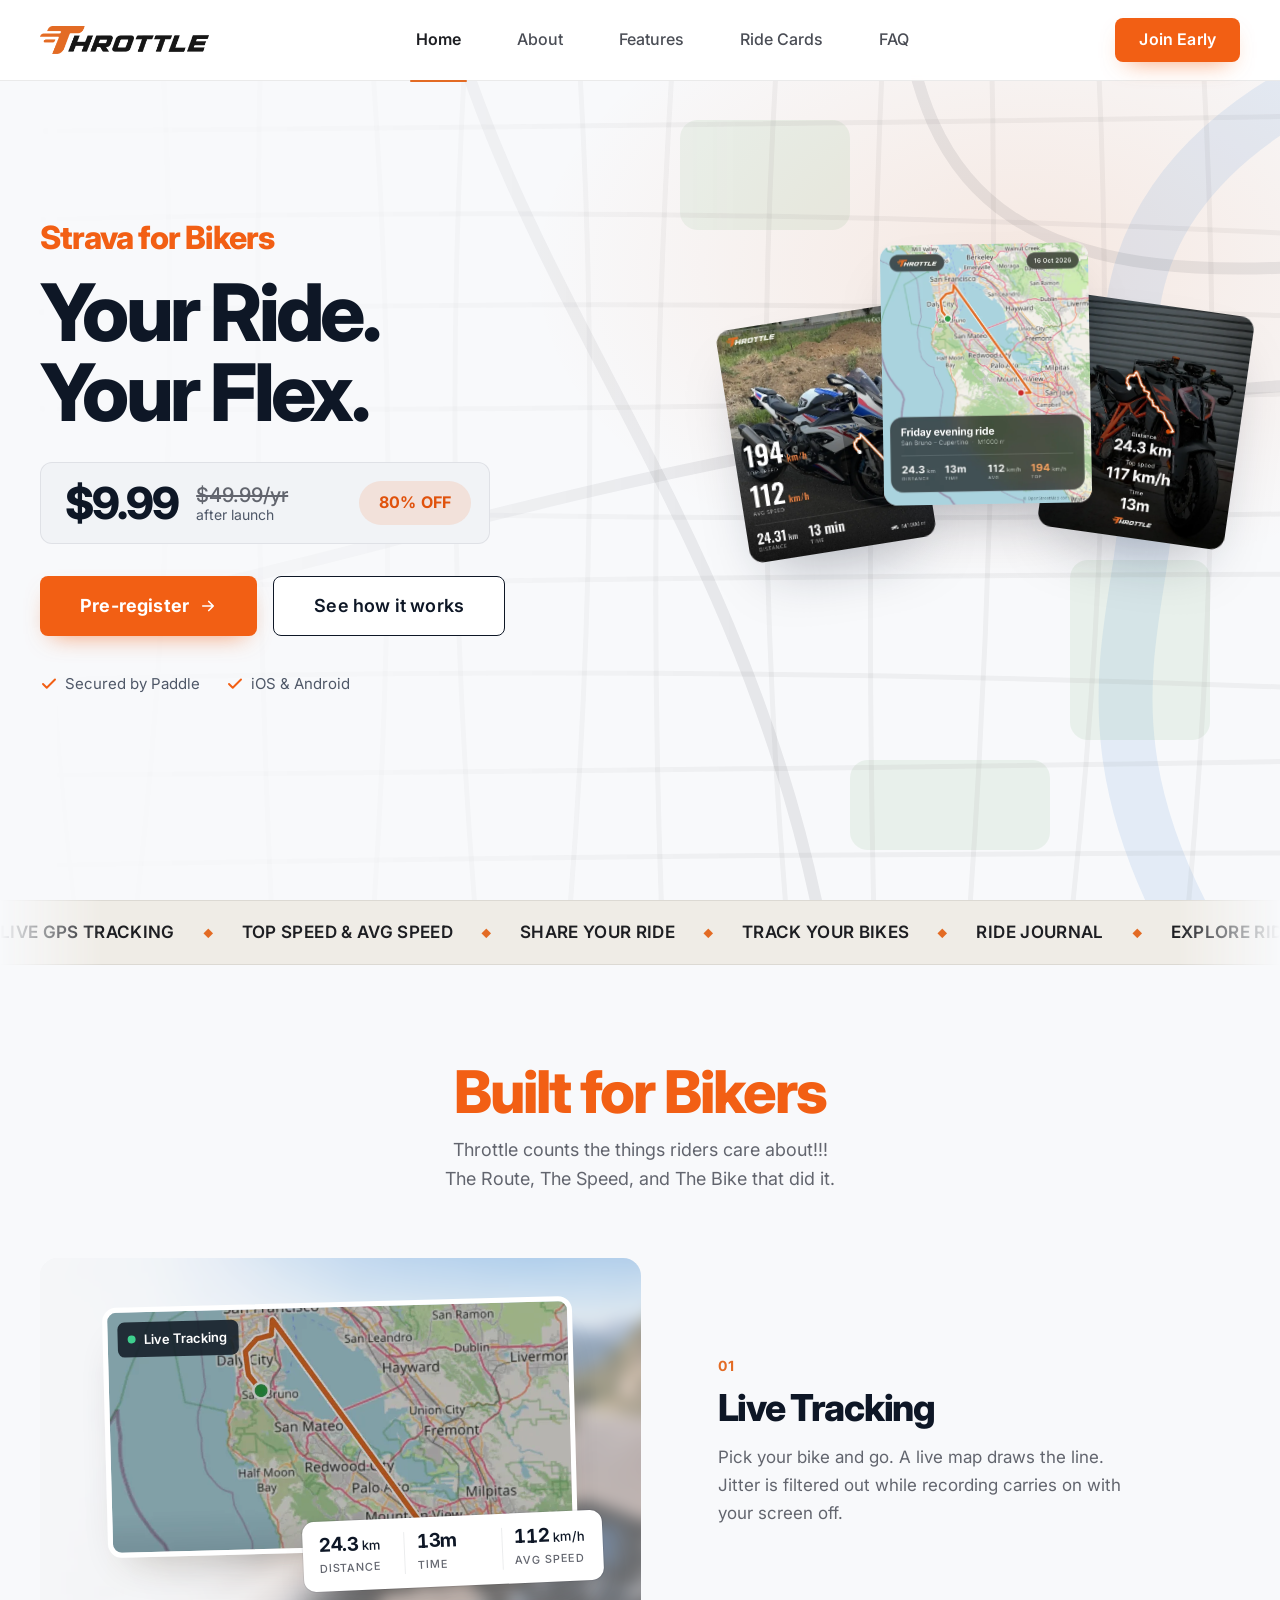
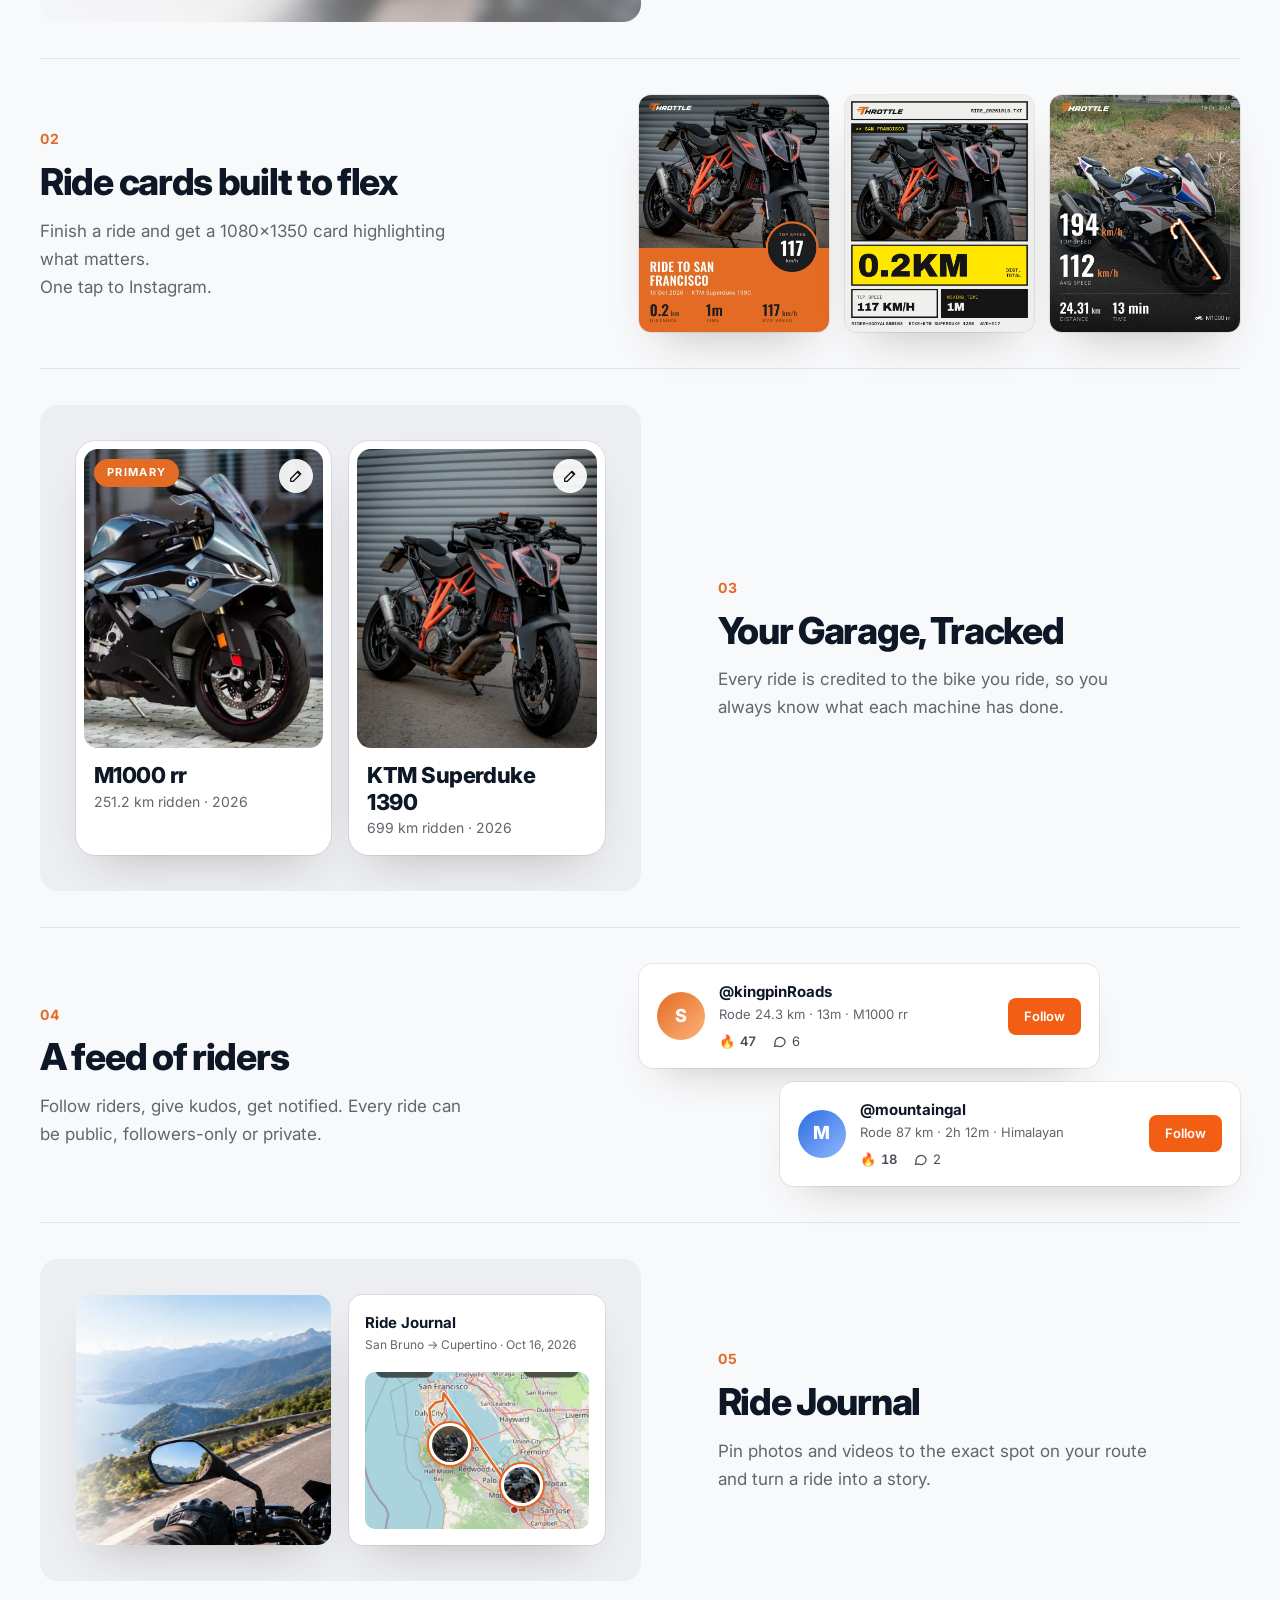
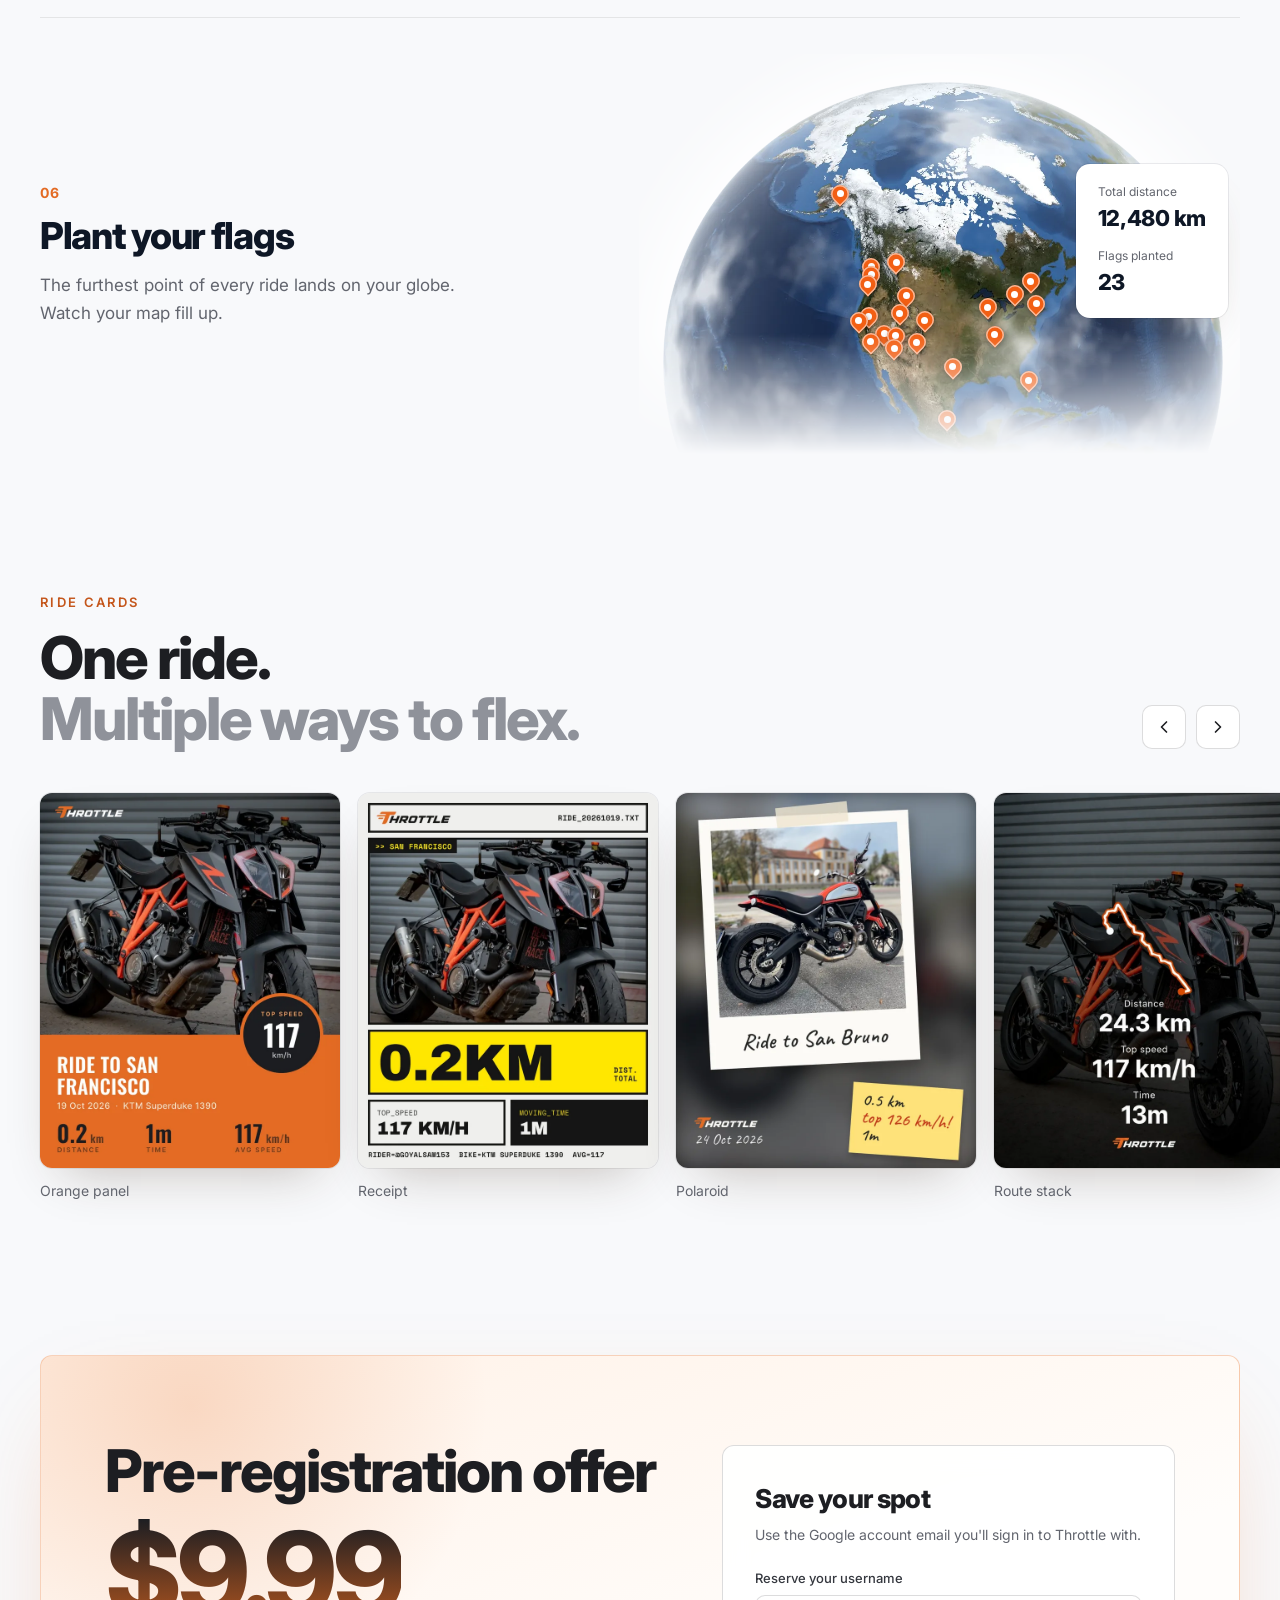
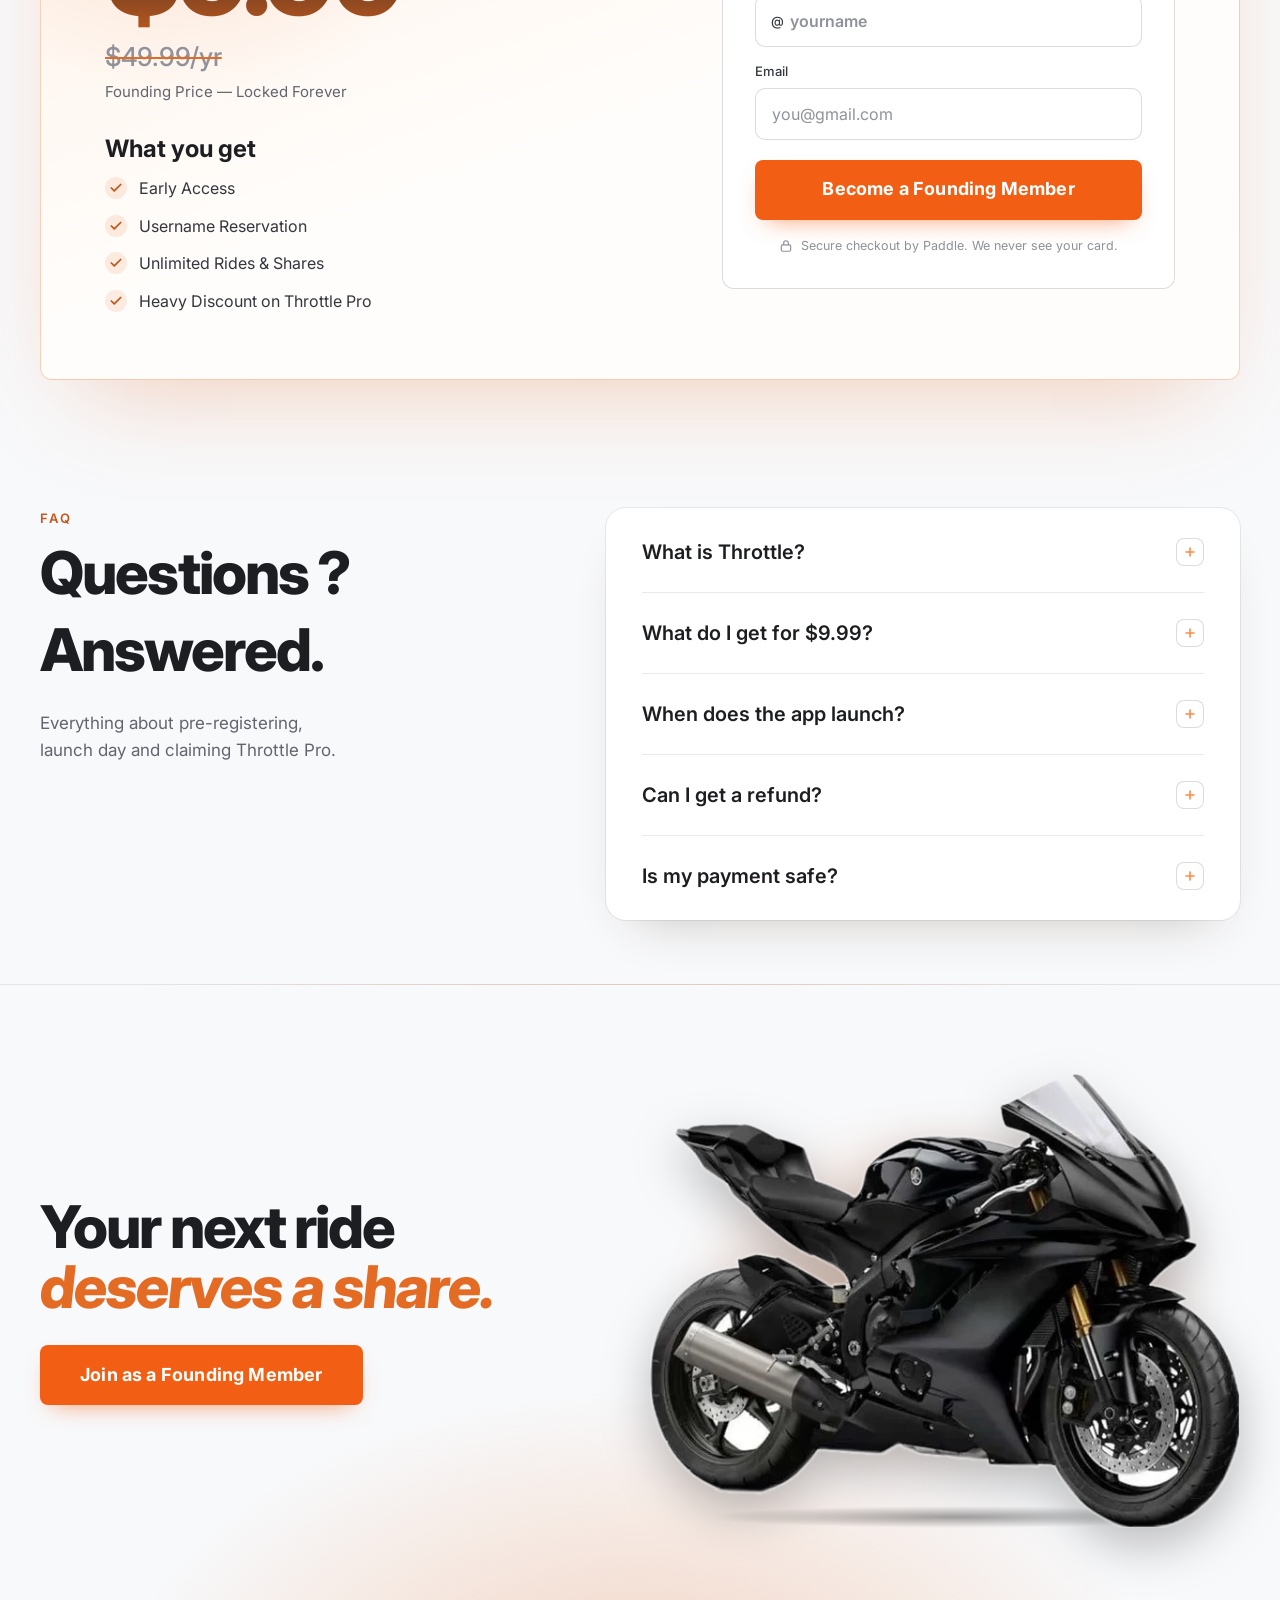
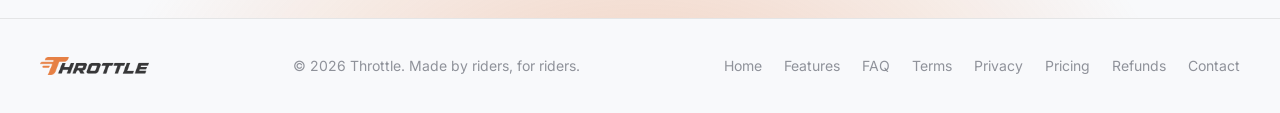
<file: index.html>
<!doctype html>
<html lang="en" data-theme="light">
<head>
  <meta charset="utf-8" />
  <!-- Google tag (gtag.js). Setup lives in assets/js/analytics.js so the
       Content-Security-Policy in vercel.json can block inline scripts. -->
  <script async src="https://www.googletagmanager.com/gtag/js?id=G-M7SRSHDRN9"></script>
  <script src="assets/js/analytics.js"></script>
  <meta name="viewport" content="width=device-width, initial-scale=1, viewport-fit=cover" />
  <title>Throttle: the ride tracker for motorcyclists</title>
  <meta name="description" content="Throttle records every motorcycle ride with GPS, turns it into a ride card that flexes your top speed, and connects you with riders who get it. Pre-register for $9.99 (Pro will be $49.99 a year)." />
  <meta name="theme-color" content="#f7f5f1" />
  <!-- Applies the saved theme before anything paints (light by default). -->
  <script src="assets/js/theme.js?v=2"></script>

  <meta property="og:type" content="website" />
  <meta property="og:title" content="Throttle: Strava for Bikers" />
  <meta property="og:description" content="The motorcycle app for tracking rides and sharing ride cards. Pre-register for $9.99. Pro will be $49.99 a year." />
  <meta property="og:image" content="assets/img/og-image.jpg" />
  <meta name="twitter:card" content="summary_large_image" />

  <link rel="icon" type="image/png" sizes="32x32" href="assets/img/favicon-32.png" />
  <link rel="apple-touch-icon" href="assets/img/apple-touch-icon.png" />

  <link rel="preconnect" href="https://fonts.googleapis.com" />
  <link rel="preconnect" href="https://fonts.gstatic.com" crossorigin />
  <link href="https://fonts.googleapis.com/css2?family=Inter:wght@400;500;600;700;800;900&display=swap" rel="stylesheet" />
  <link rel="preload" as="image" href="assets/img/cards/map-glass.webp" type="image/webp" />
  <link rel="stylesheet" href="assets/css/styles.css?v=14" />
</head>
<body>
  <a class="skip" href="#main">Skip to content</a>

  <!-- ============================== NAV ============================== -->
  <header class="nav" id="nav">
    <div class="wrap nav__inner">
      <a href="#top" class="nav__logo" aria-label="Throttle home">
        <img class="logo-on-dark" src="assets/img/logo-light.png" alt="Throttle" width="640" height="114" />
        <img class="logo-on-light" src="assets/img/logo-dark.png" alt="Throttle" width="640" height="114" />
      </a>
      <nav class="nav__links" aria-label="Sections">
        <a href="#top">Home</a>
        <a href="#about">About</a>
        <a href="#live-tracking">Features</a>
        <a href="#cards">Ride Cards</a>
        <a href="#faq">FAQ</a>
      </nav>
      <div class="nav__right">
        <button type="button" class="iconbtn theme-toggle" id="themeToggle" aria-label="Switch to dark mode" hidden>
          <svg class="i-sun" viewBox="0 0 24 24" aria-hidden="true"><circle cx="12" cy="12" r="4"/><path d="M12 2v2M12 20v2M4.9 4.9l1.4 1.4M17.7 17.7l1.4 1.4M2 12h2M20 12h2M4.9 19.1l1.4-1.4M17.7 6.3l1.4-1.4"/></svg>
          <svg class="i-moon" viewBox="0 0 24 24" aria-hidden="true"><path d="M20 14.5A8 8 0 0 1 9.5 4a8 8 0 1 0 10.5 10.5Z"/></svg>
        </button>
        <a href="#enroll" class="btn btn--primary btn--sm" data-cta><span>Join Early<span class="nav__price"></span></span></a>
      </div>
    </div>
  </header>

  <main id="main">
    <!-- ============================== HERO ============================== -->
    <!-- Hero: faint street map with a live ride drawn over it (hero-route.js
         lays the route out around the headline and the three share cards). -->
    <section class="hero hero3" id="top">
      <div class="hero3__bg" aria-hidden="true">
        <svg class="hr-map" viewBox="0 0 1440 900" preserveAspectRatio="xMidYMid slice">
          <path class="hr-water" d="M1500 40 C 1260 120 1180 260 1220 420 S 1120 700 1300 980" />
          <rect class="hr-park" x="760" y="120" width="170" height="110" rx="18" />
          <rect class="hr-park" x="1150" y="560" width="140" height="180" rx="18" />
          <rect class="hr-park" x="930" y="760" width="200" height="90" rx="18" />
          <path class="hr-road" d="M-20 40 Q 720 30 1460 29" />
          <path class="hr-road" d="M-20 132 Q 720 127 1460 115" />
          <path class="hr-road" d="M-20 224 Q 720 198 1460 238" />
          <path class="hr-road" d="M-20 316 Q 720 292 1460 319" />
          <path class="hr-road" d="M-20 408 Q 720 415 1460 391" />
          <path class="hr-road" d="M-20 500 Q 720 528 1460 512" />
          <path class="hr-road" d="M-20 592 Q 720 575 1460 574" />
          <path class="hr-road" d="M-20 684 Q 720 659 1460 691" />
          <path class="hr-road" d="M-20 776 Q 720 772 1460 760" />
          <path class="hr-road" d="M-20 868 Q 720 853 1460 853" />
          <path class="hr-road" d="M30 -20 Q 60 450 27 920" />
          <path class="hr-road" d="M134 -20 Q 101 450 156 920" />
          <path class="hr-road" d="M238 -20 Q 270 450 215 920" />
          <path class="hr-road" d="M342 -20 Q 330 450 352 920" />
          <path class="hr-road" d="M446 -20 Q 486 450 453 920" />
          <path class="hr-road" d="M550 -20 Q 517 450 556 920" />
          <path class="hr-road" d="M654 -20 Q 688 450 649 920" />
          <path class="hr-road" d="M758 -20 Q 724 450 742 920" />
          <path class="hr-road" d="M862 -20 Q 827 450 867 920" />
          <path class="hr-road" d="M966 -20 Q 943 450 954 920" />
          <path class="hr-road" d="M1070 -20 Q 1083 450 1049 920" />
          <path class="hr-road" d="M1174 -20 Q 1203 450 1151 920" />
          <path class="hr-road" d="M1278 -20 Q 1311 450 1267 920" />
          <path class="hr-road" d="M1382 -20 Q 1413 450 1404 920" />
          <path class="hr-avenue" d="M-20 640 C 400 600 700 420 1460 380" />
          <path class="hr-avenue" d="M520 -20 C 600 300 820 520 900 920" />
          <path class="hr-avenue" d="M980 -20 C 1000 200 1100 300 1460 260" />
        </svg>
        <!-- Live ride hidden for now. To bring it back, restore this svg and the hero-route.js script tag.
         Desktop: the live ride. hero-route.js draws the route around the
             headline and cards (it measures them), then moves the rider. 
        <svg class="hr-desk" aria-hidden="true">
          <path class="hr-plan hr-measure" d="" />
          <path class="hr-line" pathLength="1000" d="" />
          <circle class="hr-start" r="11" />
          <g class="hr-flag"><path d="M0 0 v-42" /><path class="hr-flag-cloth" d="M0 -42 h-28 v19 h28z" /></g>
          <g class="hr-rider"><circle class="hr-rider-ring" r="24"/><circle class="hr-rider-dot" r="10"/></g>
          <g class="hr-tag hr-tag--fixed"><rect width="168" height="44" rx="10"/><circle class="hr-live" cx="18" cy="22" r="4"/><text x="30" y="28"><tspan class="hr-tag-km">0.0 km</tspan><tspan class="hr-tag-sep" dx="8">·</tspan><tspan class="hr-tag-spd" dx="8">0 km/h</tspan></text></g>
        </svg>
        -->
      </div>

      <div class="wrap hero__inner hero3__inner">
        <div class="hero__copy">
          <h1 class="hero__title">
            <span class="hero3__kicker">Strava for Bikers</span>
            <span class="hero3__line">Your Ride.</span>
            <!-- <span class="hero3__line">Track &amp; Flex</span> -->

            <span class="hero3__line">Your Flex.</span>
          </h1>

          <div class="hero__price">
            <span class="hero__price-now" data-price>$9.99</span>
            <span class="hero__price-was"><s data-launch-price>$49.99/yr</s><small>after launch</small></span>
            <span class="hero__price-off" data-discount hidden></span>
          </div>

          <div class="hero__ctas">
            <a href="#enroll" class="btn btn--primary btn--lg" data-cta>
              <span>Pre-register</span>
              <svg viewBox="0 0 24 24" aria-hidden="true"><path d="M5 12h14M13 6l6 6-6 6"/></svg>
            </a>
            <a href="#features" class="btn btn--ghost btn--lg">See how it works</a>
          </div>
          <ul class="hero__meta">
            <li><svg viewBox="0 0 24 24" aria-hidden="true"><path d="M20 6 9 17l-5-5"/></svg>Secured by Paddle</li>
            <li><svg viewBox="0 0 24 24" aria-hidden="true"><path d="M20 6 9 17l-5-5"/></svg>iOS &amp; Android</li>
          </ul>
          <p class="hero__count" id="heroCount" hidden><b data-count>0</b> riders already pre-registered</p>
        </div>

        <div class="hero3__visual" aria-label="Throttle ride cards">
          <!-- Left share card -->
          <picture class="h3card h3card--left">
            <source srcset="assets/img/cards/photo-bold.webp" type="image/webp" />
            <img src="assets/img/cards/photo-bold.jpg" alt="Throttle ride card over a BMW M1000 RR: 194 km/h top speed, 112 km/h average" width="720" height="900" />
          </picture>

          <!-- Map share card -->
          <picture class="h3card h3card--mapcard">
            <source srcset="assets/img/cards/map-glass.webp" type="image/webp" />
            <img src="assets/img/cards/map-glass.jpg" alt="Throttle ride card: Friday evening ride, San Bruno to Cupertino, 24.3 km in 13 minutes, 194 km/h top speed" width="720" height="900" fetchpriority="high" />
          </picture>

          <!-- Share card -->
          <picture class="h3card h3card--share">
            <source srcset="assets/img/cards/ktm-route.webp" type="image/webp" />
            <img src="assets/img/cards/ktm-route.jpg" alt="Throttle ride card over a KTM: 24.3 km, 117 km/h top speed, 13 minutes" width="720" height="900" />
          </picture>
        </div>
      </div>
    </section>

    <!-- ============================== MARQUEE ============================== -->
    <div class="marquee" aria-label="Highlights">
      <div class="marquee__track" data-marquee>
        <span>Live GPS tracking</span><i>◆</i>
        <span>Top speed &amp; avg speed</span><i>◆</i>
        <span>Share Your Ride</span><i>◆</i>
        <span>Track Your Bikes</span><i>◆</i>
        <span>Ride Journal</span><i>◆</i>
        <span>Explore Rides & Riders</span><i>◆</i>
      </div>
    </div>

    <!-- ============================== FEATURES ============================== -->
    <!-- v3: one row per feature, visual and text swapping sides. -->
    <section class="feat" id="features">
      <header class="feat__intro reveal" id="about">
        <h2 class="h2">Built for Bikers</h2>
        <p>Throttle counts the things riders care about!!! <br>The Route, The Speed, and The Bike that did it.</p>
      </header>

      <div class="wrap feat__rows">
        <!-- 01 Live tracking -->
        <article class="frow reveal" id="live-tracking">
          <div class="frow__vis fvis fvis--photo" aria-hidden="true">
            <div class="ftrack">
              <div class="ftrack__map">
                <picture>
                  <source srcset="assets/img/cards/map-plain.webp" type="image/webp" />
                  <img src="assets/img/cards/map-plain.jpg" alt="" loading="lazy" width="720" height="900" />
                </picture>
                <span class="h3live"><span class="h3live__dot"></span>Live Tracking</span>
              </div>
              <div class="ftrack__stats h3stats">
                <div><b>24.3<i>km</i></b><small>Distance</small></div>
                <div><b>13m</b><small>Time</small></div>
                <div><b>112<i>km/h</i></b><small>Avg speed</small></div>
              </div>
            </div>
          </div>
          <div class="frow__text">
            <span class="frow__num">01</span>
            <h3>Live Tracking</h3>
            <p>Pick your bike and go. A live map draws the line. Jitter is filtered out while recording carries on with your screen off.</p>
          </div>
        </article>

        <!-- 02 Ride cards -->
        <article class="frow frow--flip reveal">
          <div class="frow__vis fcards" aria-hidden="true">
            <picture><source srcset="assets/img/cards/ktm-orange.webp" type="image/webp" /><img src="assets/img/cards/ktm-orange.jpg" alt="" loading="lazy" width="720" height="900" /></picture>
            <picture><source srcset="assets/img/cards/ktm-receipt.webp" type="image/webp" /><img src="assets/img/cards/ktm-receipt.jpg" alt="" loading="lazy" width="720" height="900" /></picture>
            <picture><source srcset="assets/img/cards/photo-bold.webp" type="image/webp" /><img src="assets/img/cards/photo-bold.jpg" alt="" loading="lazy" width="720" height="900" /></picture>
          </div>
          <div class="frow__text">
            <span class="frow__num">02</span>
            <h3>Ride cards built to flex</h3>
            <p>Finish a ride and get a 1080&times;1350 card highlighting what matters. <br>One tap to Instagram.</p>
          </div>
        </article>

        <!-- 03 Garage: cards match the app's garage screen -->
        <article class="frow reveal">
          <div class="frow__vis fvis fgarage" aria-hidden="true">
            <div class="gbike">
              <div class="gbike__photo">
                <picture><source srcset="assets/img/garage-m1000-v.webp" type="image/webp" /><img src="assets/img/garage-m1000-v.jpg" alt="" loading="lazy" width="640" height="800" /></picture>
                <span class="gbike__tag">Primary</span>
                <span class="gbike__edit"><svg viewBox="0 0 24 24"><path d="M4 20h4L19 9l-4-4L4 16v4zM14 6l4 4"/></svg></span>
              </div>
              <div class="gbike__body">
                <b>M1000 rr</b>
                <small>251.2 km ridden &middot; 2026</small>
              </div>
            </div>
            <div class="gbike">
              <div class="gbike__photo">
                <picture><source srcset="assets/img/garage-ktm1390.webp" type="image/webp" /><img src="assets/img/garage-ktm1390.JPG" alt="" loading="lazy" width="640" height="800" /></picture>
                <span class="gbike__edit"><svg viewBox="0 0 24 24"><path d="M4 20h4L19 9l-4-4L4 16v4zM14 6l4 4"/></svg></span>
              </div>
              <div class="gbike__body">
                <b>KTM Superduke 1390</b>
                <small>699 km ridden &middot; 2026</small>
              </div>
            </div>
          </div>
          <div class="frow__text">
            <span class="frow__num">03</span>
            <h3>Your Garage, Tracked</h3>
            <p>Every ride is credited to the bike you ride, so you always know what each machine has done.</p>
          </div>
        </article>

        <!-- 04 Feed -->
        <article class="frow frow--flip reveal">
          <div class="frow__vis ffeed" aria-hidden="true">
            <div class="fpost">
              <span class="fpost__av" style="--a:#e36b24;--b:#ffb37a">S</span>
              <div class="fpost__main">
                <b>@kingpinRoads</b>
                <small>Rode 24.3 km &middot; 13m &middot; M1000 rr</small>
                <span class="fpost__meta"><span>🔥 <b data-kudos>47</b></span><span><svg viewBox="0 0 24 24"><path d="M21 12a8 8 0 0 1-11.6 7.1L4 20l1-4.6A8 8 0 1 1 21 12Z"/></svg>6</span></span>
              </div>
              <span class="fpost__follow">Follow</span>
            </div>
            <div class="fpost">
              <span class="fpost__av" style="--a:#2d6cdf;--b:#8fb8ff">M</span>
              <div class="fpost__main">
                <b>@mountaingal</b>
                <small>Rode 87 km &middot; 2h 12m &middot; Himalayan</small>
                <span class="fpost__meta"><span>🔥 <b>18</b></span><span><svg viewBox="0 0 24 24"><path d="M21 12a8 8 0 0 1-11.6 7.1L4 20l1-4.6A8 8 0 1 1 21 12Z"/></svg>2</span></span>
              </div>
              <span class="fpost__follow">Follow</span>
            </div>
          </div>
          <div class="frow__text">
            <span class="frow__num">04</span>
            <h3>A feed of riders</h3>
            <p>Follow riders, give kudos, get notified. Every ride can be public, followers-only or private.</p>
          </div>
        </article>

        <!-- 05 Journal -->
        <article class="frow reveal">
          <div class="frow__vis fvis fjournal" aria-hidden="true">
            <div class="fjournal__photo"></div>
            <div class="fjournal__card">
              <b>Ride Journal</b>
              <small>San Bruno &rarr; Cupertino &middot; Oct 16, 2026</small>
              <div class="fjournal__map">
                <picture><source srcset="assets/img/cards/map-glass.webp" type="image/webp" /><img src="assets/img/cards/map-glass.jpg" alt="" loading="lazy" width="720" height="900" /></picture>
                <span class="fjournal__pin" style="--x:38%;--y:46%;--img:url(../img/cards/photo-stack.webp)"></span>
                <span class="fjournal__pin" style="--x:70%;--y:72%;--img:url(../img/garage-m1000-v.webp)"></span>
              </div>
            </div>
          </div>
          <div class="frow__text">
            <span class="frow__num">05</span>
            <h3>Ride Journal</h3>
            <p>Pin photos and videos to the exact spot on your route and turn a ride into a story.</p>
          </div>
        </article>

        <!-- 06 Flags -->
        <article class="frow frow--flip reveal">
          <div class="frow__vis fflags" aria-hidden="true">
            <!-- Fixed Earth over North America, rendered from NASA's Blue Marble
                 texture (public domain) with soft clouds and haze added. One pin
                 per place, projected onto the same view. -->
            <div class="earth">
              <span class="epin" style="--x:31.59%;--y:22.34%" title="Anchorage"></span>
              <span class="epin" style="--x:41.59%;--y:34.59%" title="Banff"></span>
              <span class="epin" style="--x:37.19%;--y:35.36%" title="Vancouver"></span>
              <span class="epin" style="--x:37.19%;--y:36.82%" title="Seattle"></span>
              <span class="epin" style="--x:65.6%;--y:37.98%" title="Montreal"></span>
              <span class="epin" style="--x:36.49%;--y:38.5%" title="Portland"></span>
              <span class="epin" style="--x:62.74%;--y:40.32%" title="Toronto"></span>
              <span class="epin" style="--x:43.44%;--y:40.61%" title="Yellowstone"></span>
              <span class="epin" style="--x:66.61%;--y:42.01%" title="New York"></span>
              <span class="epin" style="--x:57.97%;--y:42.66%" title="Chicago"></span>
              <span class="epin" style="--x:42.2%;--y:43.66%" title="Salt Lake City"></span>
              <span class="epin" style="--x:36.7%;--y:44.24%" title="Lake Tahoe"></span>
              <span class="epin" style="--x:46.66%;--y:44.92%" title="Denver"></span>
              <span class="epin" style="--x:34.93%;--y:45.04%" title="San Francisco"></span>
              <span class="epin" style="--x:39.46%;--y:47.32%" title="Las Vegas"></span>
              <span class="epin" style="--x:59.23%;--y:47.52%" title="Nashville"></span>
              <span class="epin" style="--x:41.52%;--y:47.7%" title="Grand Canyon"></span>
              <span class="epin" style="--x:37.03%;--y:48.79%" title="Los Angeles"></span>
              <span class="epin" style="--x:45.26%;--y:48.9%" title="Albuquerque"></span>
              <span class="epin" style="--x:41.28%;--y:49.96%" title="Phoenix"></span>
              <span class="epin" style="--x:51.7%;--y:53.23%" title="Austin"></span>
              <span class="epin" style="--x:65.26%;--y:55.68%" title="Miami"></span>
              <span class="epin" style="--x:50.72%;--y:62.58%" title="Mexico City"></span>
            </div>
            <div class="fflags__stat">
              <small>Total distance</small><b>12,480 km</b>
              <small>Flags planted</small><b>23</b>
            </div>
          </div>
          <div class="frow__text">
            <span class="frow__num">06</span>
            <h3>Plant your flags</h3>
            <p>The furthest point of every ride lands on your globe. Watch your map fill up.</p>
          </div>
        </article>
      </div>
    </section>

    <!-- ============================== CARD GALLERY ============================== -->
    <section class="section section--tight" id="cards">
      <div class="wrap">
        <header class="section__head section__head--row reveal">
          <div>
            <p class="eyebrow">Ride cards</p>
            <h2 class="h2">One ride.<br /><span class="muted">Multiple ways to flex.</span></h2>
          </div>
          <div class="rail-ctrl">
            <button class="iconbtn" data-rail="-1" aria-label="Previous cards"><svg viewBox="0 0 24 24"><path d="M15 6l-6 6 6 6"/></svg></button>
            <button class="iconbtn" data-rail="1" aria-label="Next cards"><svg viewBox="0 0 24 24"><path d="M9 6l6 6-6 6"/></svg></button>
          </div>
        </header>
      </div>
      <div class="rail" id="rail" tabindex="0" aria-label="Ride card styles">
        <figure><picture><source srcset="assets/img/cards/ktm-orange.webp" type="image/webp" /><img src="assets/img/cards/ktm-orange.jpg" alt="Orange split over a KTM" loading="lazy" width="720" height="900" /></picture><figcaption>Orange panel</figcaption></figure>
        <figure><picture><source srcset="assets/img/cards/ktm-receipt.webp" type="image/webp" /><img src="assets/img/cards/ktm-receipt.jpg" alt="Receipt-style card with ride stats" loading="lazy" width="720" height="900" /></picture><figcaption>Receipt</figcaption></figure>
        <figure><picture><source srcset="assets/img/cards/ktm-polaroid.webp" type="image/webp" /><img src="assets/img/cards/ktm-polaroid.jpg" alt="Polaroid photo with a sticky note" loading="lazy" width="720" height="900" /></picture><figcaption>Polaroid</figcaption></figure>
        <figure><picture><source srcset="assets/img/cards/ktm-route.webp" type="image/webp" /><img src="assets/img/cards/ktm-route.jpg" alt="Route and stats over a KTM" loading="lazy" width="720" height="900" /></picture><figcaption>Route stack</figcaption></figure>
        <figure><picture><source srcset="assets/img/cards/ktm-kilometres.webp" type="image/webp" /><img src="assets/img/cards/ktm-kilometres.jpg" alt="Big distance number over the bike" loading="lazy" width="720" height="900" /></picture><figcaption>Kilometres</figcaption></figure>
        <figure><picture><source srcset="assets/img/cards/photo-bold.webp" type="image/webp" /><img src="assets/img/cards/photo-bold.jpg" alt="Bold numbers over a bike photo" loading="lazy" width="720" height="900" /></picture><figcaption>Bold</figcaption></figure>
        <figure><picture><source srcset="assets/img/cards/map-glass.webp" type="image/webp" /><img src="assets/img/cards/map-glass.jpg" alt="Route on a map under a glass panel" loading="lazy" width="720" height="900" /></picture><figcaption>Map glass</figcaption></figure>
        <figure><picture><source srcset="assets/img/cards/ktm-bigtype.webp" type="image/webp" /><img src="assets/img/cards/ktm-bigtype.jpg" alt="Huge type: distance, top speed, time" loading="lazy" width="720" height="900" /></picture><figcaption>Big type</figcaption></figure>
        <figure><picture><source srcset="assets/img/cards/route-overlay.webp" type="image/webp" /><img src="assets/img/cards/route-overlay.jpg" alt="Route traced over the bike photo" loading="lazy" width="720" height="900" /></picture><figcaption>Route overlay</figcaption></figure>
        <figure><picture><source srcset="assets/img/cards/map-plain.webp" type="image/webp" /><img src="assets/img/cards/map-plain.jpg" alt="Stats over a plain map" loading="lazy" width="720" height="900" /></picture><figcaption>Map</figcaption></figure>
        <figure><picture><source srcset="assets/img/cards/photo-glass.webp" type="image/webp" /><img src="assets/img/cards/photo-glass.jpg" alt="Bike photo under a glass stats panel" loading="lazy" width="720" height="900" /></picture><figcaption>Photo glass</figcaption></figure>
        <figure><picture><source srcset="assets/img/cards/ktm-kilometres-sf.webp" type="image/webp" /><img src="assets/img/cards/ktm-kilometres-sf.jpg" alt="Kilometres to San Francisco" loading="lazy" width="720" height="900" /></picture><figcaption>Kilometres to</figcaption></figure>
        <figure><picture><source srcset="assets/img/cards/photo-stack.webp" type="image/webp" /><img src="assets/img/cards/photo-stack.jpg" alt="Stacked stats over a bike photo" loading="lazy" width="720" height="900" /></picture><figcaption>Photo stack</figcaption></figure>
        <figure><picture><source srcset="assets/img/cards/orange-split.webp" type="image/webp" /><img src="assets/img/cards/orange-split.jpg" alt="Half photo, half orange panel with stats" loading="lazy" width="720" height="900" /></picture><figcaption>Orange split</figcaption></figure>
      </div>
    </section>

    <!-- ============================== OFFER ============================== -->
    <section class="section" id="enroll">
      <div class="wrap">
        <div class="offer reveal">
          <div class="offer__glow" aria-hidden="true"></div>
          <div class="offer__left">
                        <h2 class="h2 offer__title">Pre-registration offer<br /></h2>

            <div class="price">
              <span class="price__big" data-price>$9.99</span>
              <span class="price__side">
                <s data-launch-price>$49.99/yr</s>
                <small>Founding Price — Locked Forever</small>
              </span>
            </div>
                        <h2 class="h3 offer__title">What you get<br /></h2>

            <ul class="perks">
              <li><svg viewBox="0 0 24 24" aria-hidden="true"><path d="M20 6 9 17l-5-5"/></svg><span>Early Access</span></li>
              <li><svg viewBox="0 0 24 24" aria-hidden="true"><path d="M20 6 9 17l-5-5"/></svg><span>Username Reservation</span></li>
              <li><svg viewBox="0 0 24 24" aria-hidden="true"><path d="M20 6 9 17l-5-5"/></svg><span>Unlimited Rides & Shares</span></li>
              <li><svg viewBox="0 0 24 24" aria-hidden="true"><path d="M20 6 9 17l-5-5"/></svg><span>Heavy Discount on Throttle Pro</span></li>
            </ul>
          </div>

          <form class="enroll" id="enrollForm" novalidate>
            <h3>Save your spot</h3>
            <p class="enroll__sub">Use the Google account email you'll sign in to Throttle with.</p>
              <label class="field field--handle" id="usernameField">
              <span>Reserve your username</span>
              <span class="handle">
                <span class="handle__at" aria-hidden="true">@</span>
                <input type="text" name="username" id="username" autocomplete="username" autocapitalize="none" autocorrect="off" spellcheck="false" placeholder="yourname" required minlength="3" maxlength="24" aria-describedby="usernameMsg" />
                <span class="handle__state" aria-hidden="true"></span>
              </span>
              <small class="handle__msg" id="usernameMsg" aria-live="polite"></small>
            </label>
            <label class="field">
              <span>Email</span>
              <input type="email" name="email" id="email" autocomplete="email" inputmode="email" placeholder="you@gmail.com" required maxlength="254" />
            </label>
          
            <button type="submit" class="btn btn--primary btn--lg btn--block" id="enrollBtn">
              <span class="btn__label">Become a Founding Member</span>
              <span class="spinner" aria-hidden="true"></span>
            </button>
            <p class="form-msg" id="formMsg" role="status" aria-live="polite"></p>
            <p class="secure">
              <svg viewBox="0 0 24 24" aria-hidden="true"><rect x="4" y="10" width="16" height="11" rx="2"/><path d="M8 10V7a4 4 0 0 1 8 0v3"/></svg>
              Secure checkout by Paddle. We never see your card.
            </p>
          </form>
        </div>
      </div>
    </section>

    <!-- ============================== FAQ ============================== -->



 

       <section class="section section--tight" id="faq">
      <div class="wrap">
   <!--      <header class="faq3__head reveal">
          <p class="eyebrow">FAQ</p>
          <h2 class="h2">Questions, answered.</h2>
          <p class="faq3__lede">Everything about pre-registering, launch day and claiming Throttle Pro.</p>
        </header> -->

        <div class="faq3">
          <!-- A rider on an open road: scenery scrolls past at different speeds,
               wheels spin, the road markings rush by. Original drawing. -->
               <div>
                          <p class="eyebrow">FAQ</p>

                      <h2 class="h2">Questions ? </h2>
<div style="height:15px"></div>
                                            <h2 class="h2">Answered.</h2>

<div style="height:30px"></div>
                           <p class="faq3__lede">Everything about pre-registering,<br> launch day and claiming Throttle Pro.</p>

               </div>
          <div class="faq reveal">
          <details>
            <summary>What is Throttle?</summary>
            <p>A ride tracker and social app made for motorcycles. It records your route, distance, time, average and top speed with GPS, makes a shareable ride card from every ride, keeps per-bike kilometres in your garage, and lets you follow other riders.</p>
          </details>
          <details>
            <summary>What do I get for $9.99?</summary>
            <p>Throttle Pro, ready on your account the day the app launches. Pre-registering costs <span data-price>$9.99</span>; after launch, Pro costs <span data-launch-text>$49.99 a year</span>.</p>
          </details>
    
          <details>
            <summary>When does the app launch?</summary>
            <p>We're in final testing on iOS and Android. Founding riders hear first, by email, the day it's out.</p>
          </details>
          <details>
            <summary>Can I get a refund?</summary>
            <p>Yes, a full refund within 14 days of paying, no questions asked. Email us or use the link in your Paddle receipt. See our <a href="refunds.html">refund policy</a>.</p>
          </details>
          <details>
            <summary>Is my payment safe?</summary>
            <p>Payment happens in Paddle's secure checkout. Your card details go straight to Paddle and never touch our servers.</p>
          </details>
          </div>
        </div>
      </div>
    </section>


    <!-- ============================== FINAL CTA ============================== -->
    <section class="final final3">
      <div class="wrap final3__inner">
        <div class="final3__copy reveal">
          <h2 class="final__title">Your next ride<br /><span class="slant">deserves a share.</span></h2>
          <a href="#enroll" class="btn btn--primary btn--lg" data-cta><span>Join as a Founding Member</span></a>
        </div>
        <!-- The bike rolls in from the left when this section comes into view. -->
        <div class="final3__bike reveal" aria-hidden="true">
          <span class="final3__streaks"><i></i><i></i><i></i></span>
          <span class="final3__shadow"></span>
          <picture>
            <source srcset="assets/img/bike-black.webp" type="image/webp" />
            <img src="assets/img/bike-black.png" alt="" width="629" height="484" loading="lazy" />
          </picture>
        </div>
      </div>
    </section>
  </main>

  <footer class="footer">
    <div class="wrap footer__inner">
      <a href="#top" aria-label="Back to top"><img src="assets/img/logo-light.png" alt="Throttle" width="640" height="114" class="footer__logo logo-on-dark" loading="lazy" /><img src="assets/img/logo-dark.png" alt="Throttle" width="640" height="114" class="footer__logo logo-on-light" loading="lazy" /></a>
      <p>© <span data-year>2026</span> Throttle. Made by riders, for riders.</p>
      <nav aria-label="Footer">
        <a href="#top">Home</a>
        <a href="#features">Features</a>
        <a href="#faq">FAQ</a>
        <a href="terms.html">Terms</a>
        <a href="privacy.html">Privacy</a>
        <a href="pricing.html">Pricing</a>
        <a href="refunds.html">Refunds</a>
        <a href="contact.html">Contact</a>
      </nav>
    </div>
  </footer>

  <!-- Mobile sticky CTA -->
  <div class="sticky-cta" id="stickyCta" aria-hidden="true">
    <div><b><span data-price>$9.99</span> <s data-launch-price>$49.99/yr</s></b><small>Pre-registration</small></div>
    <a href="#enroll" class="btn btn--primary btn--sm" data-cta tabindex="-1">Pre-register</a>
  </div>

  <!-- Post-checkout result -->
  <div class="overlay" id="overlay" hidden>
    <canvas id="confetti" aria-hidden="true"></canvas>
    <div class="overlay__card" role="dialog" aria-modal="true" aria-labelledby="overlayTitle">
      <div class="overlay__badge" aria-hidden="true">
        <img src="assets/img/favicon-180.png" alt="" width="64" height="64" />
      </div>
      <h2 id="overlayTitle">You're pre-registered.</h2>
      <p id="overlayText">Your spot is saved. We'll email you the moment Throttle is ready. Sign in with the same email to claim Pro.</p>
      <button class="btn btn--primary btn--block" id="overlayClose">Nice</button>
    </div>
  </div>

  <div class="toast" id="toast" role="status" aria-live="polite" hidden></div>

  <script src="assets/js/config.js?v=5"></script>
  <script src="https://cdn.paddle.com/paddle/v2/paddle.js" defer></script>
  <script src="assets/js/main.js?v=11" defer></script>
  <!-- <script src="assets/js/hero-route.js?v=15" defer></script> -->
</body>
</html>
</file>
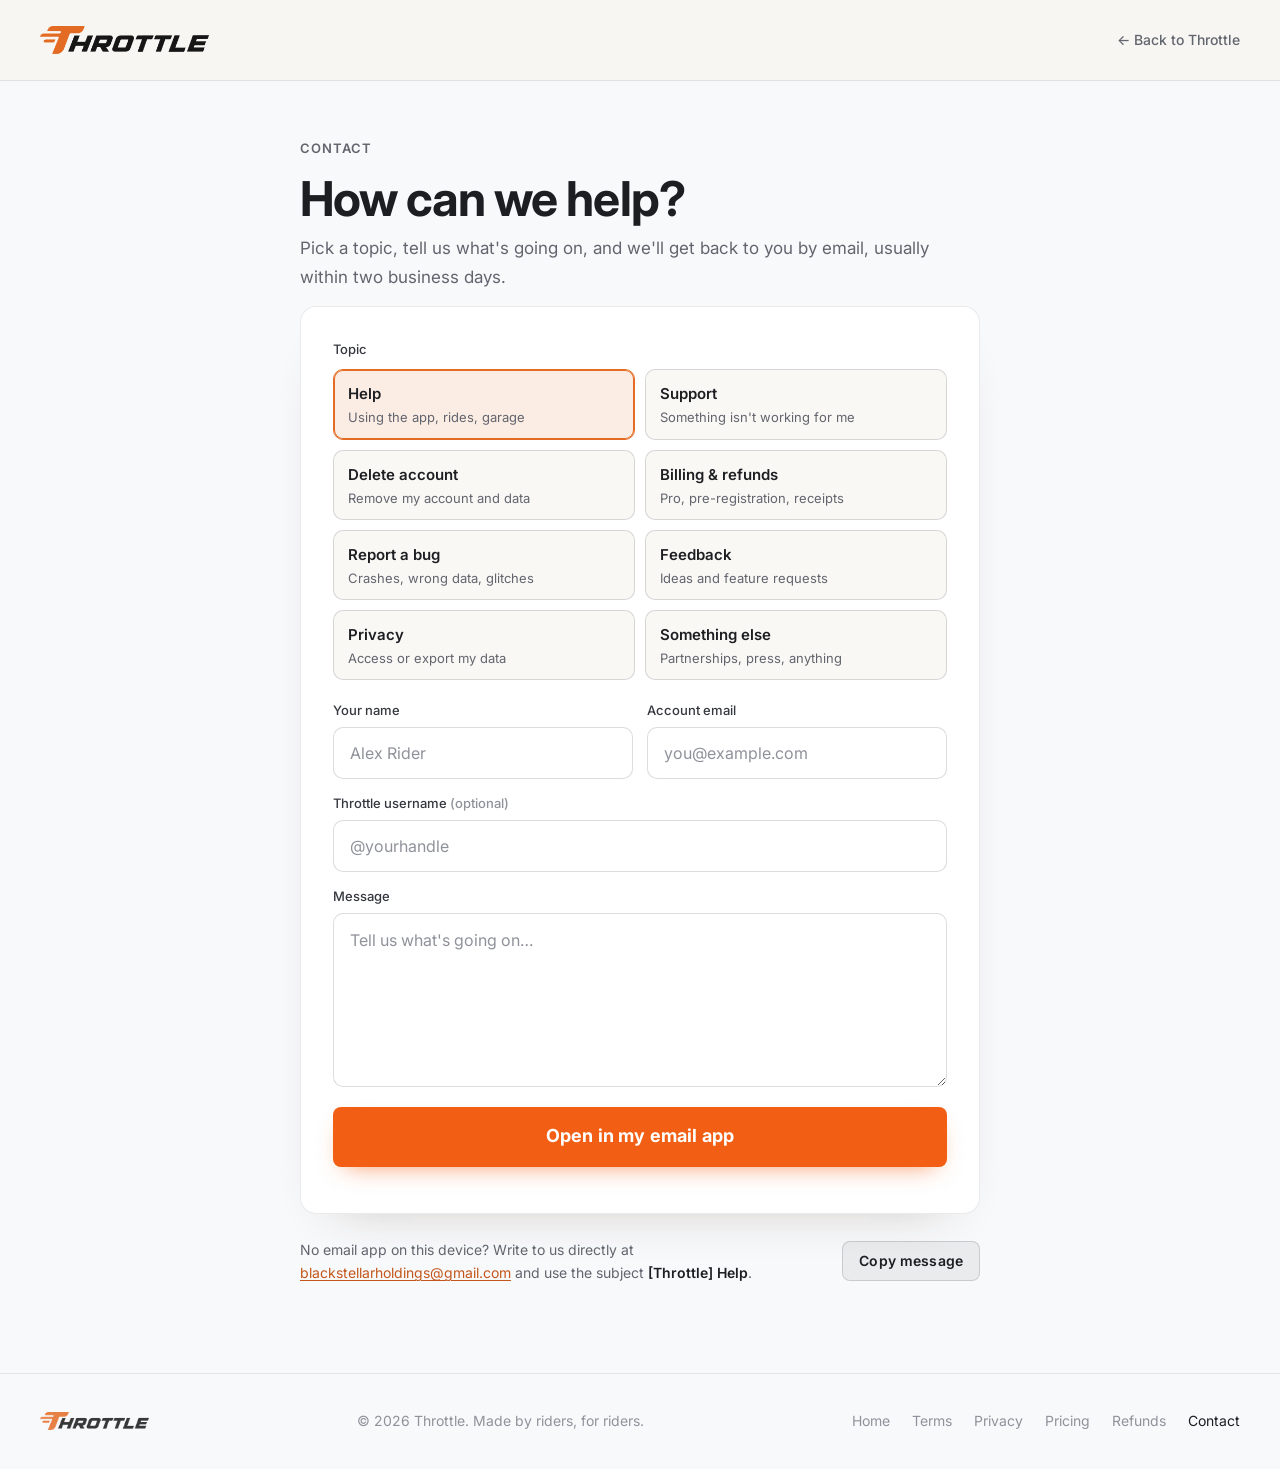
<file: contact.html>
<!doctype html>
<html lang="en" data-theme="light">
<head>
  <meta charset="utf-8" />
  <script async src="https://www.googletagmanager.com/gtag/js?id=G-M7SRSHDRN9"></script>
  <script src="assets/js/analytics.js"></script>
  <meta name="viewport" content="width=device-width, initial-scale=1, viewport-fit=cover" />
  <title>Contact | Throttle</title>
  <meta name="description" content="Get help with Throttle, ask about billing, report a bug or request account deletion." />
  <meta name="theme-color" content="#f7f5f1" />
  <meta property="og:title" content="Contact Throttle" />
  <meta property="og:description" content="Help, support, billing and account deletion requests." />
  <meta property="og:image" content="https://ridethrottlelanding.vercel.app/assets/img/og-image.jpg" />
  <meta property="og:url" content="https://ridethrottlelanding.vercel.app/contact" />
  <link rel="canonical" href="https://ridethrottlelanding.vercel.app/contact" />
  <script src="assets/js/theme.js?v=2"></script>
  <link rel="icon" type="image/png" sizes="32x32" href="assets/img/favicon-32.png" />
  <link rel="apple-touch-icon" href="assets/img/apple-touch-icon.png" />
  <link rel="preconnect" href="https://fonts.googleapis.com" />
  <link rel="preconnect" href="https://fonts.gstatic.com" crossorigin />
  <link href="https://fonts.googleapis.com/css2?family=Inter:wght@400;500;600;700;800;900&display=swap" rel="stylesheet" />
  <link rel="stylesheet" href="assets/css/styles.css?v=15" />
</head>
<body class="legal-page">
  <a class="skip" href="#main">Skip to content</a>
  <header class="nav legal-nav">
    <div class="wrap nav__inner">
      <a href="/" class="nav__logo" aria-label="Throttle home">
        <img class="logo-on-dark" src="assets/img/logo-light.png" alt="Throttle" width="640" height="114" />
        <img class="logo-on-light" src="assets/img/logo-dark.png" alt="Throttle" width="640" height="114" />
      </a>
      <a href="/" class="legal-back">&larr; Back to Throttle</a>
    </div>
  </header>

  <main id="main" class="wrap legal contact">
    <p class="legal__eyebrow">Contact</p>
    <h1>How can we help?</h1>
    <p class="contact__lede">Pick a topic, tell us what's going on, and we'll get back to you by email, usually within two business days.</p>

    <form class="contact__form" id="contactForm" novalidate autocomplete="off">
      <fieldset class="topics">
        <legend>Topic</legend>
        <div class="topics__grid">
          <label class="topic"><input type="radio" name="topic" value="help" checked /><span><strong>Help</strong><small>Using the app, rides, garage</small></span></label>
          <label class="topic"><input type="radio" name="topic" value="support" /><span><strong>Support</strong><small>Something isn't working for me</small></span></label>
          <label class="topic"><input type="radio" name="topic" value="delete-account" /><span><strong>Delete account</strong><small>Remove my account and data</small></span></label>
          <label class="topic"><input type="radio" name="topic" value="billing" /><span><strong>Billing &amp; refunds</strong><small>Pro, pre-registration, receipts</small></span></label>
          <label class="topic"><input type="radio" name="topic" value="bug" /><span><strong>Report a bug</strong><small>Crashes, wrong data, glitches</small></span></label>
          <label class="topic"><input type="radio" name="topic" value="feedback" /><span><strong>Feedback</strong><small>Ideas and feature requests</small></span></label>
          <label class="topic"><input type="radio" name="topic" value="privacy" /><span><strong>Privacy</strong><small>Access or export my data</small></span></label>
          <label class="topic"><input type="radio" name="topic" value="other" /><span><strong>Something else</strong><small>Partnerships, press, anything</small></span></label>
        </div>
      </fieldset>

      <div class="contact__note" id="deleteNote" hidden>
        <strong>Deleting your account</strong>
        <p>Send this from the email address on your Throttle account so we can confirm it's you. We'll delete your account, rides and profile and reply to confirm, within 30 days. If you have an active Pro subscription, cancel it first in your Paddle receipt or at <a href="https://paddle.net" rel="noopener">paddle.net</a>.</p>
      </div>

      <div class="contact__row">
        <label class="field"><span>Your name</span><input name="name" autocomplete="name" placeholder="Alex Rider" /></label>
        <label class="field"><span>Account email</span><input name="email" type="email" autocomplete="email" placeholder="you@example.com" required /></label>
      </div>
      <label class="field" id="usernameField"><span>Throttle username <em>(optional)</em></span><input name="username" autocomplete="username" placeholder="@yourhandle" /></label>
      <label class="field"><span>Message</span><textarea name="message" rows="6" placeholder="Tell us what's going on…" required></textarea></label>

      <button class="btn btn--primary btn--lg btn--block" type="submit"><span class="btn__label">Open in my email app</span></button>
      <p class="form-msg" id="contactMsg" role="status" aria-live="polite"></p>
    </form>

    <div class="contact__direct">
      <p>No email app on this device? Write to us directly at <a id="contactAddr" href="mailto:blackstellarholdings@gmail.com">blackstellarholdings@gmail.com</a> and use the subject <strong id="subjectPreview">[Throttle] Help</strong>.</p>
      <button class="btn btn--ghost btn--sm" type="button" id="copyBtn">Copy message</button>
    </div>
  </main>

  <footer class="footer">
    <div class="wrap footer__inner">
      <a href="/" aria-label="Throttle home"><img src="assets/img/logo-light.png" alt="Throttle" width="640" height="114" class="footer__logo logo-on-dark" loading="lazy" /><img src="assets/img/logo-dark.png" alt="Throttle" width="640" height="114" class="footer__logo logo-on-light" loading="lazy" /></a>
      <p>&copy; 2026 Throttle. Made by riders, for riders.</p>
      <nav aria-label="Footer">
        <a href="/">Home</a>
        <a href="terms.html">Terms</a>
        <a href="privacy.html">Privacy</a>
        <a href="pricing.html">Pricing</a>
        <a href="refunds.html">Refunds</a>
        <a href="contact.html" aria-current="page">Contact</a>
      </nav>
    </div>
  </footer>
  <script src="assets/js/config.js"></script>
  <script src="assets/js/contact.js?v=1"></script>
</body>
</html>
</file>
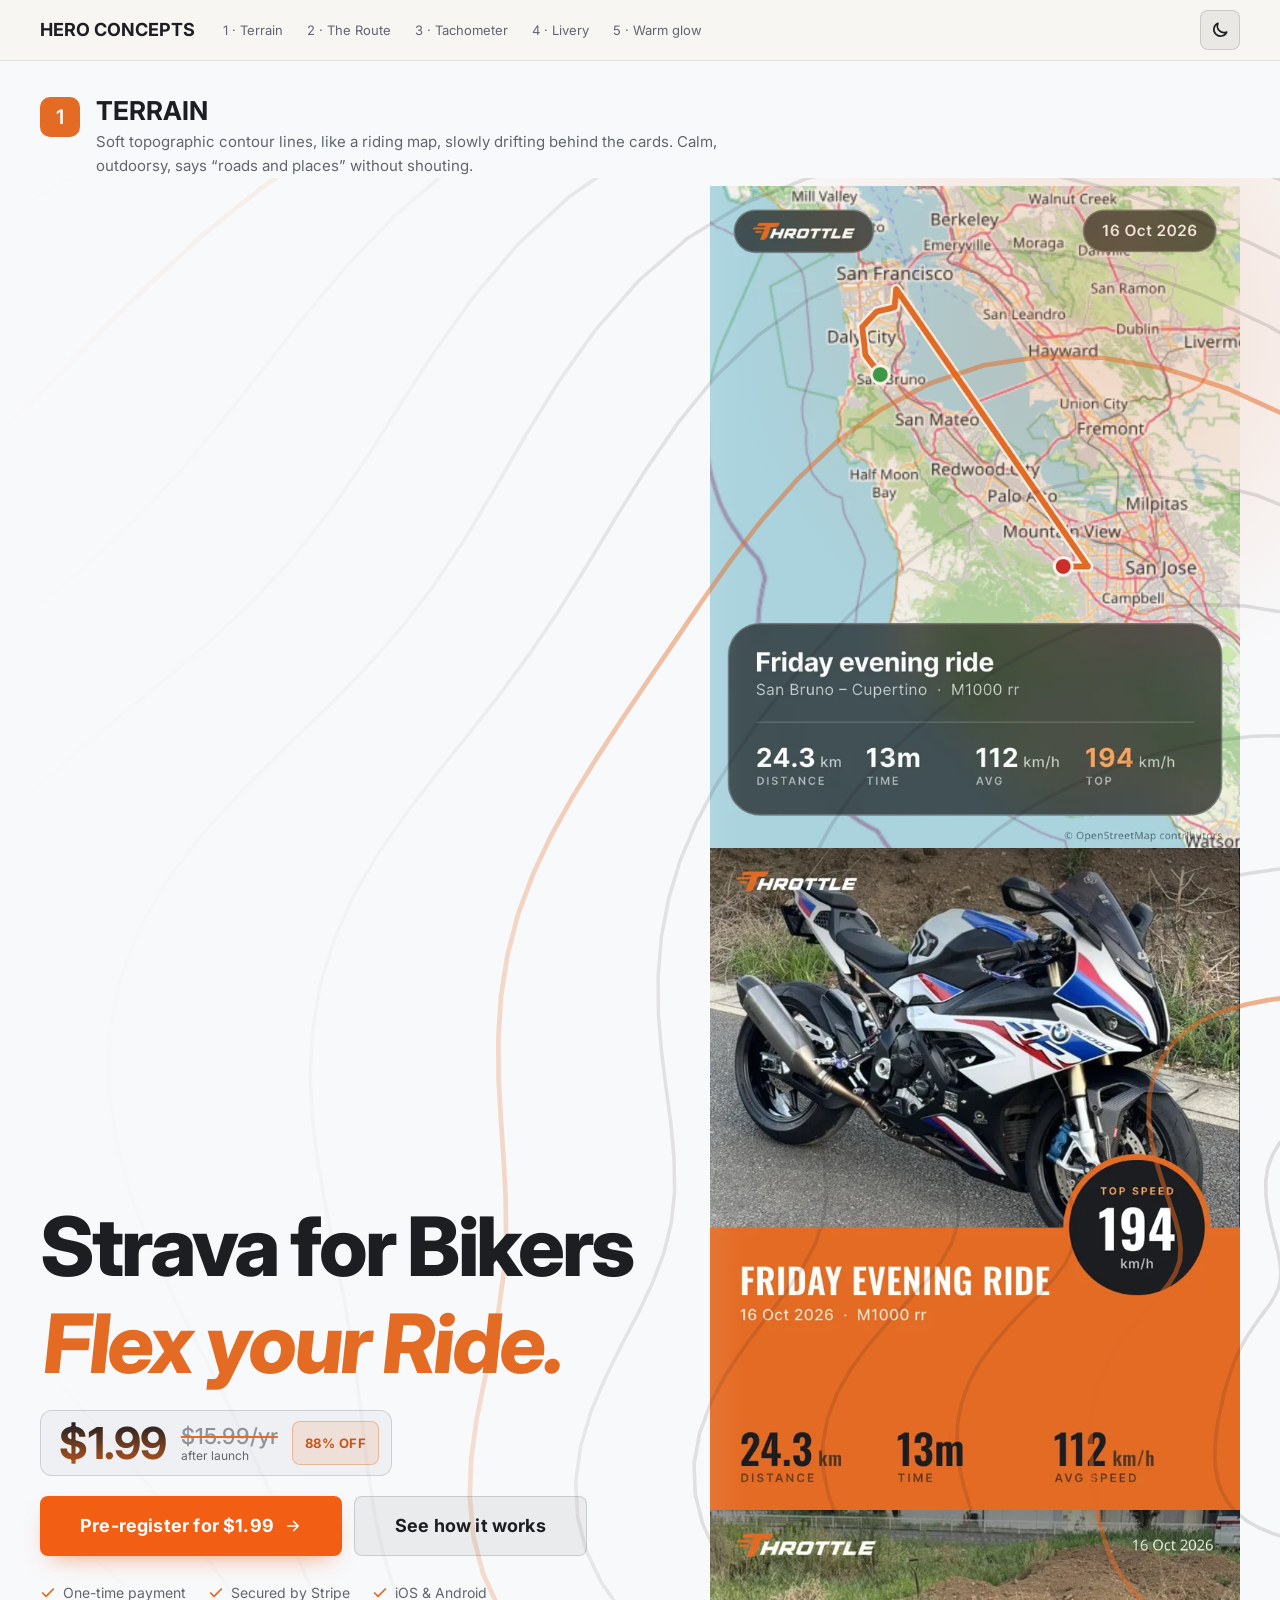
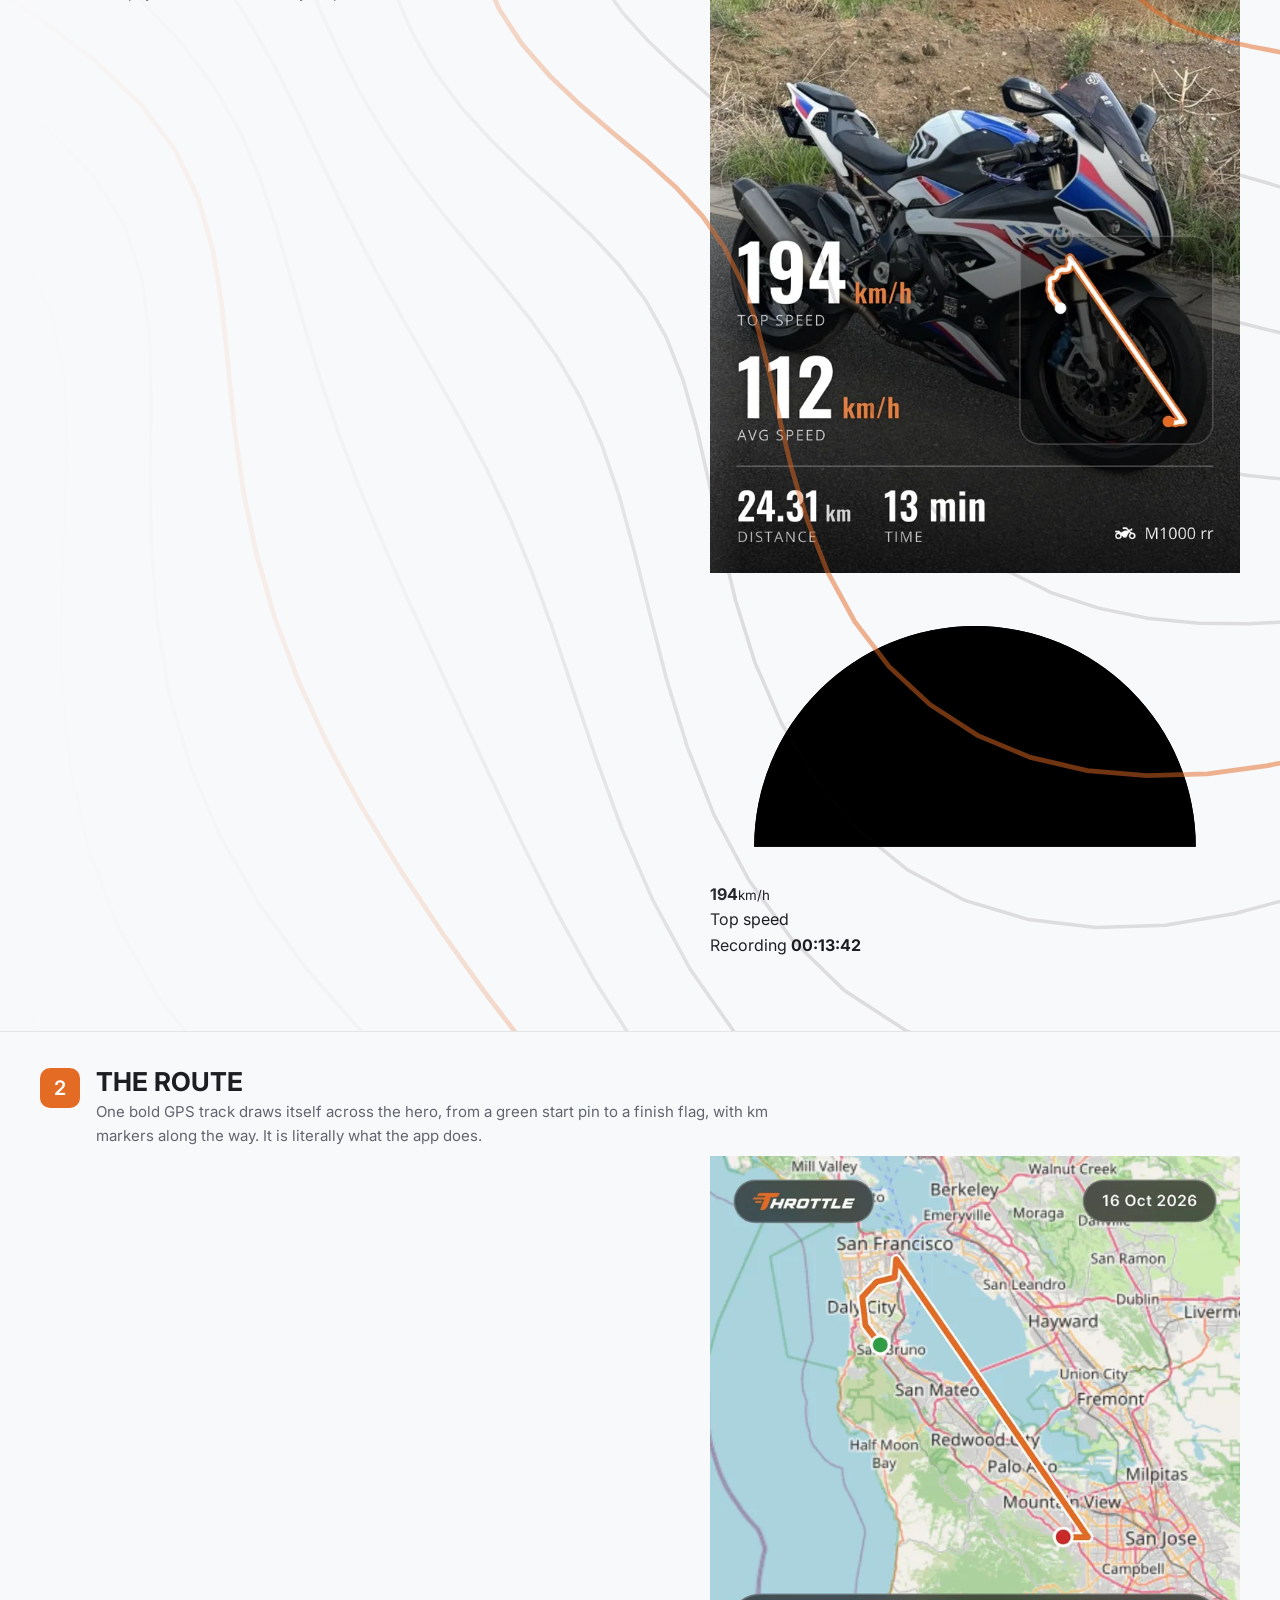
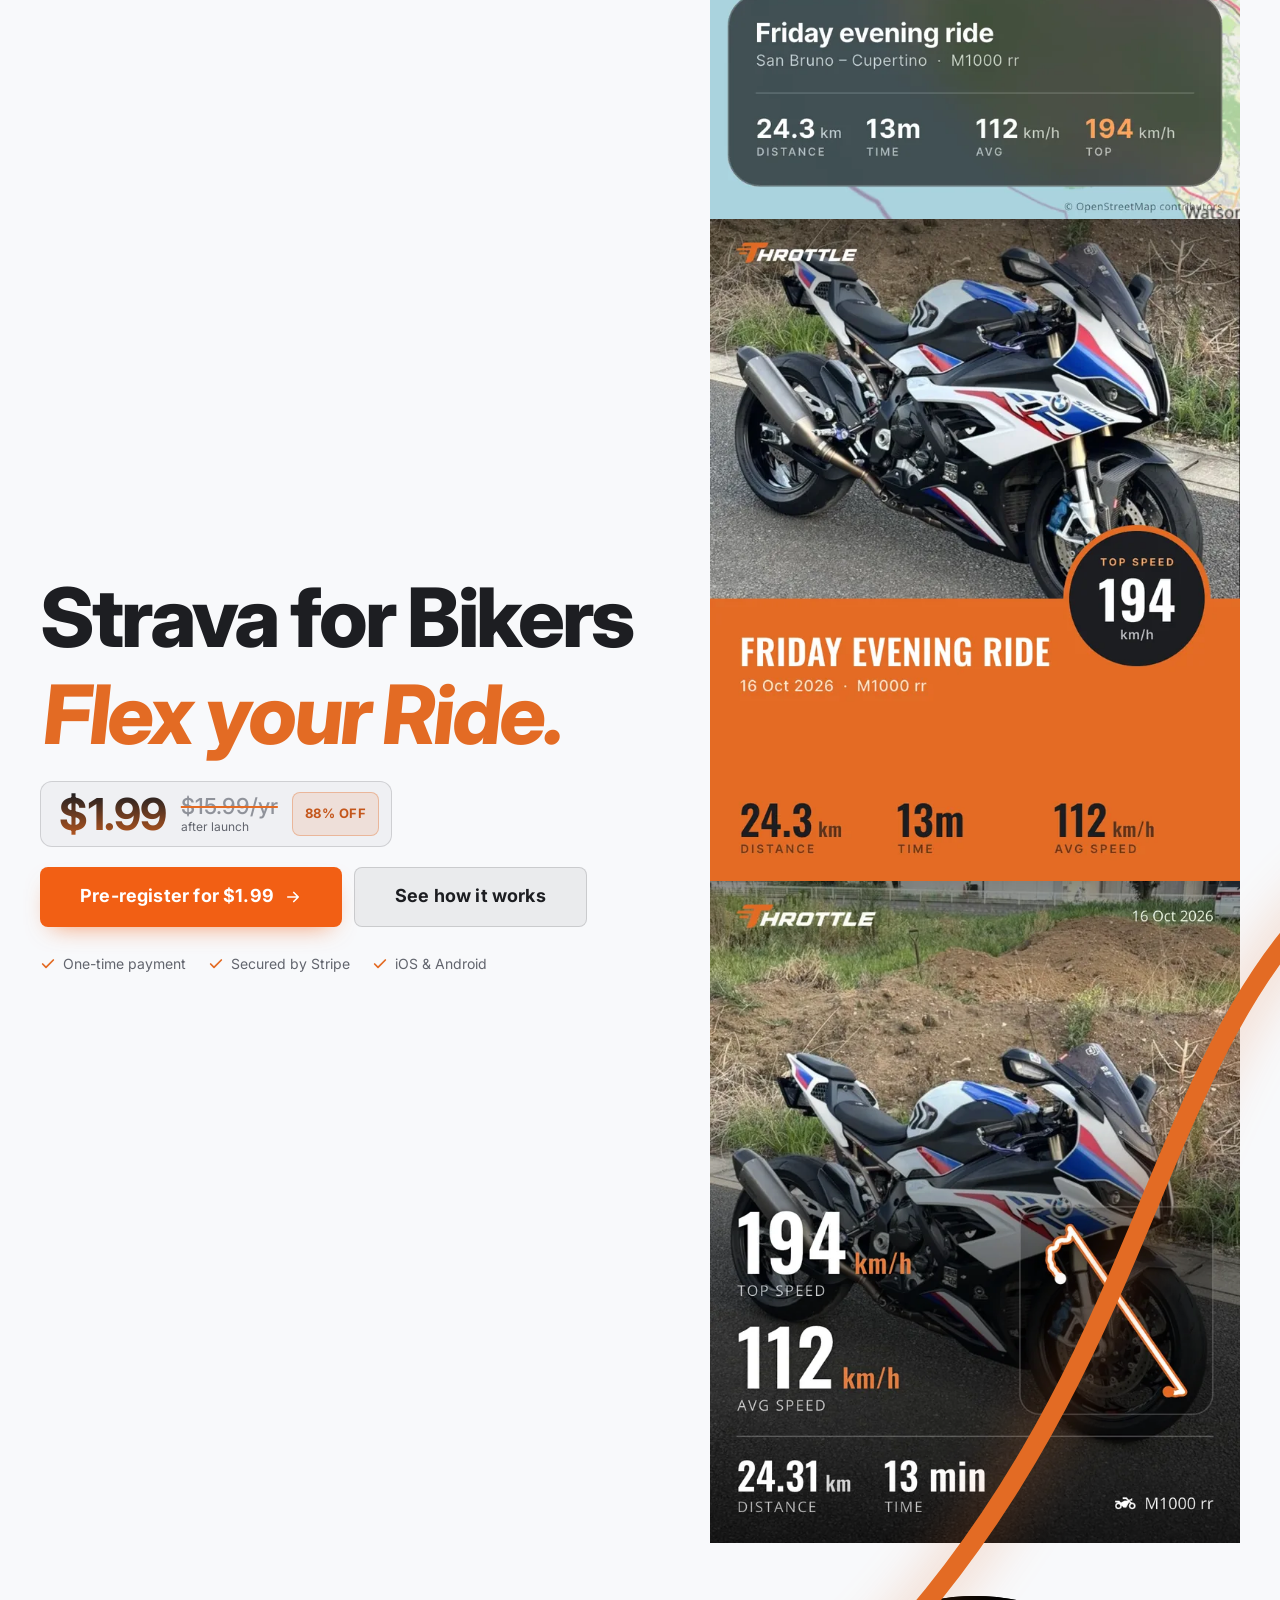
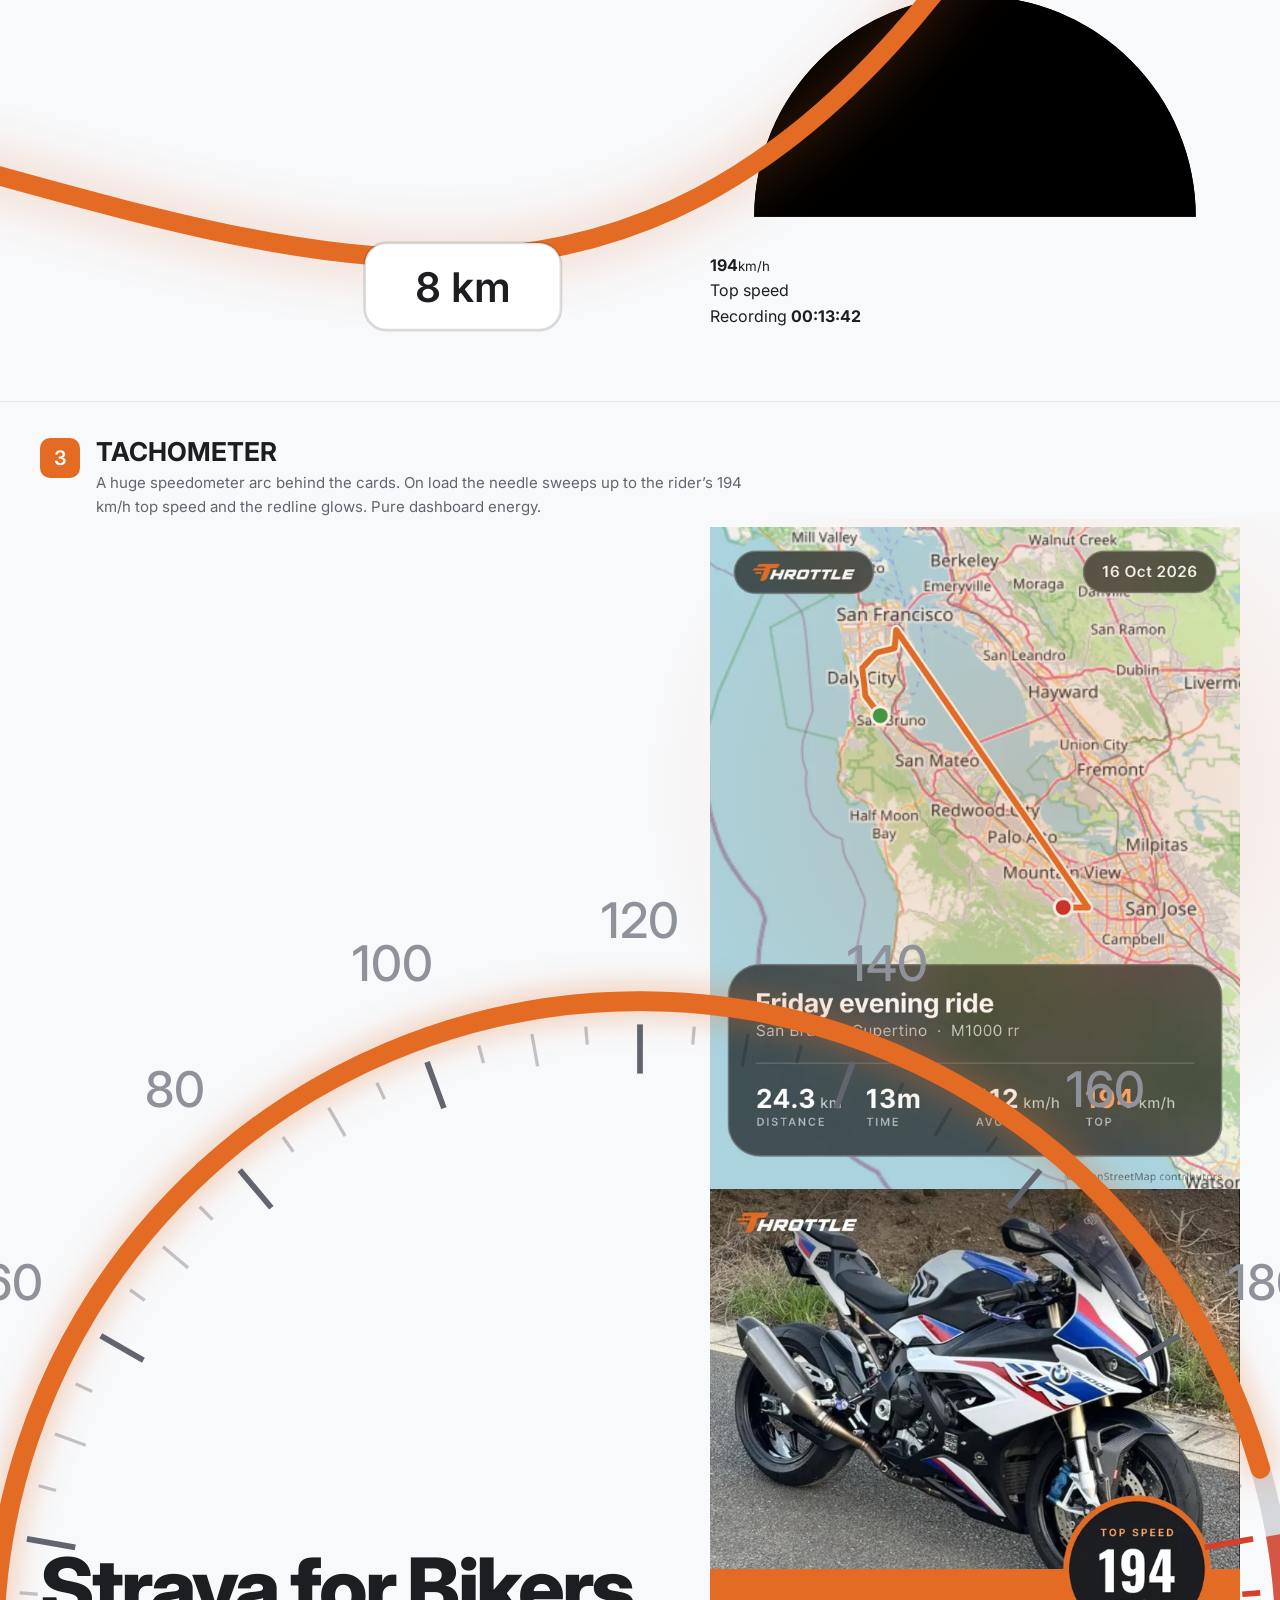
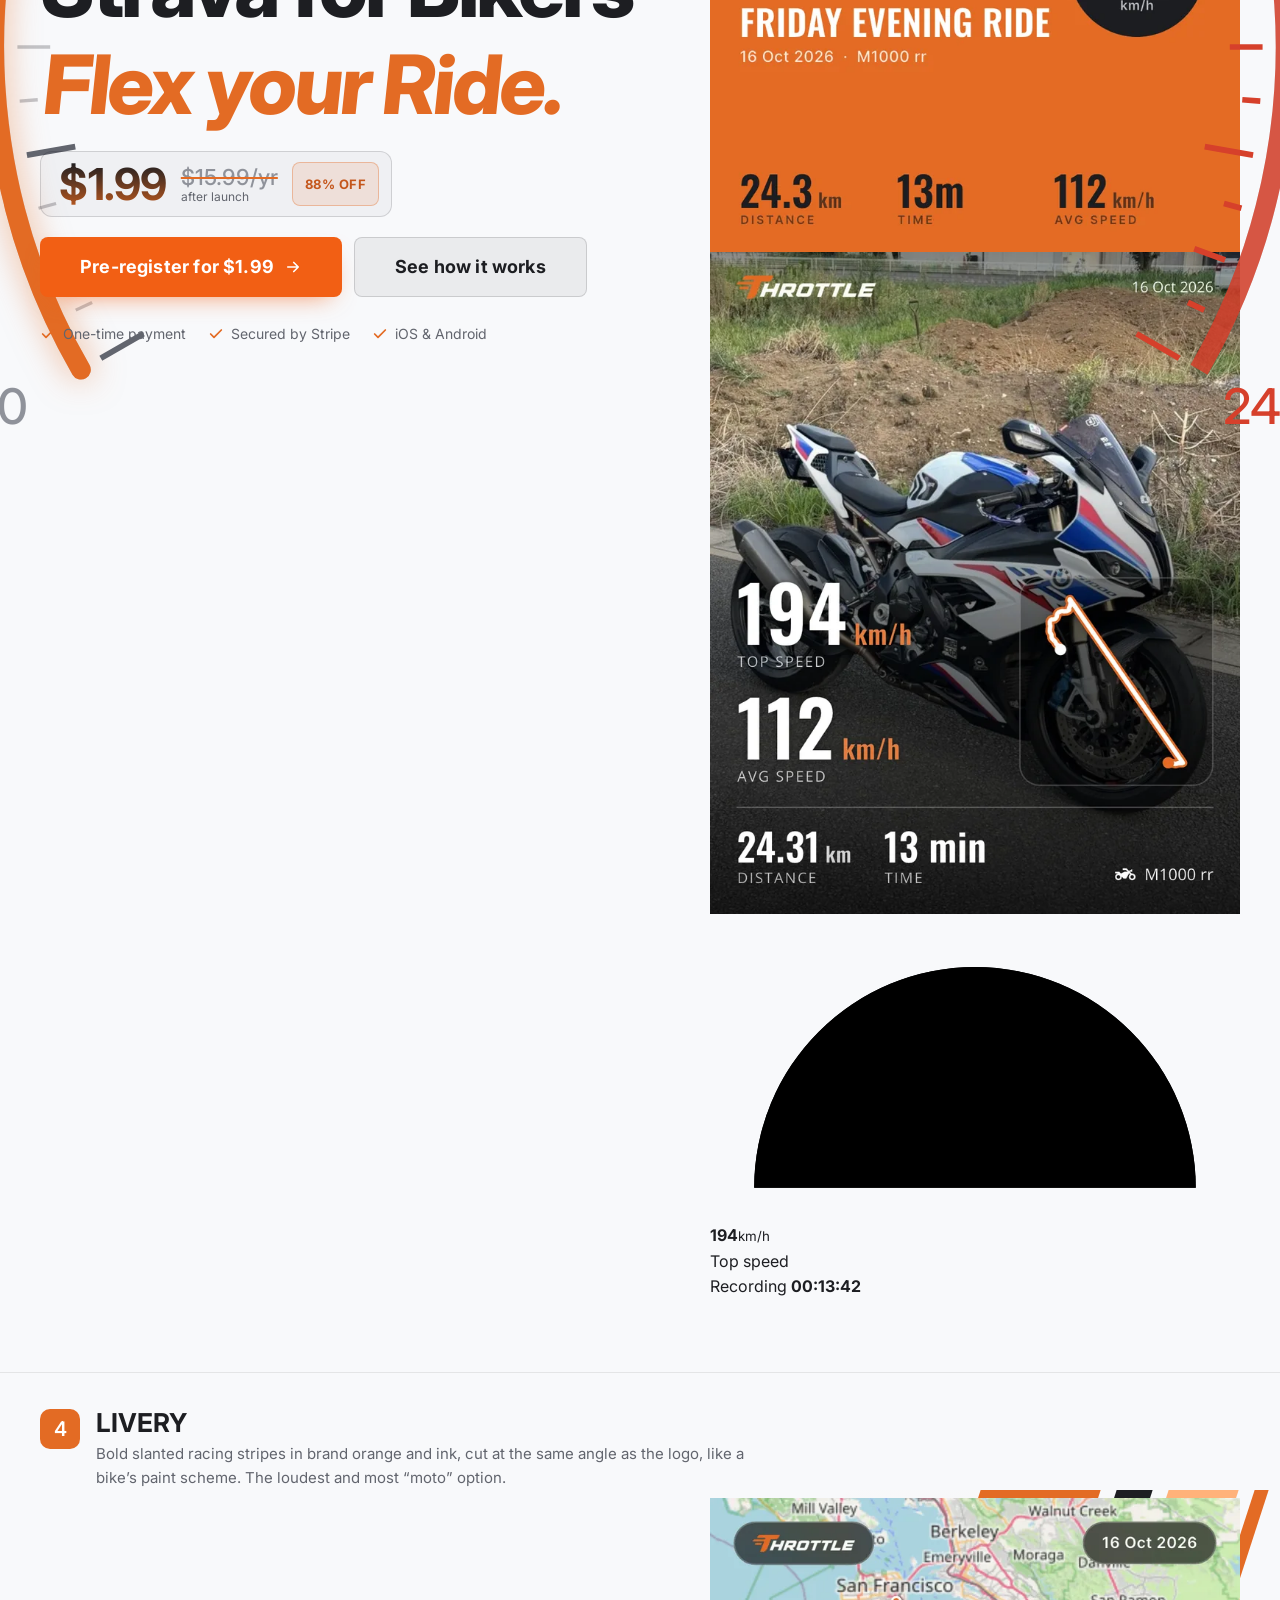
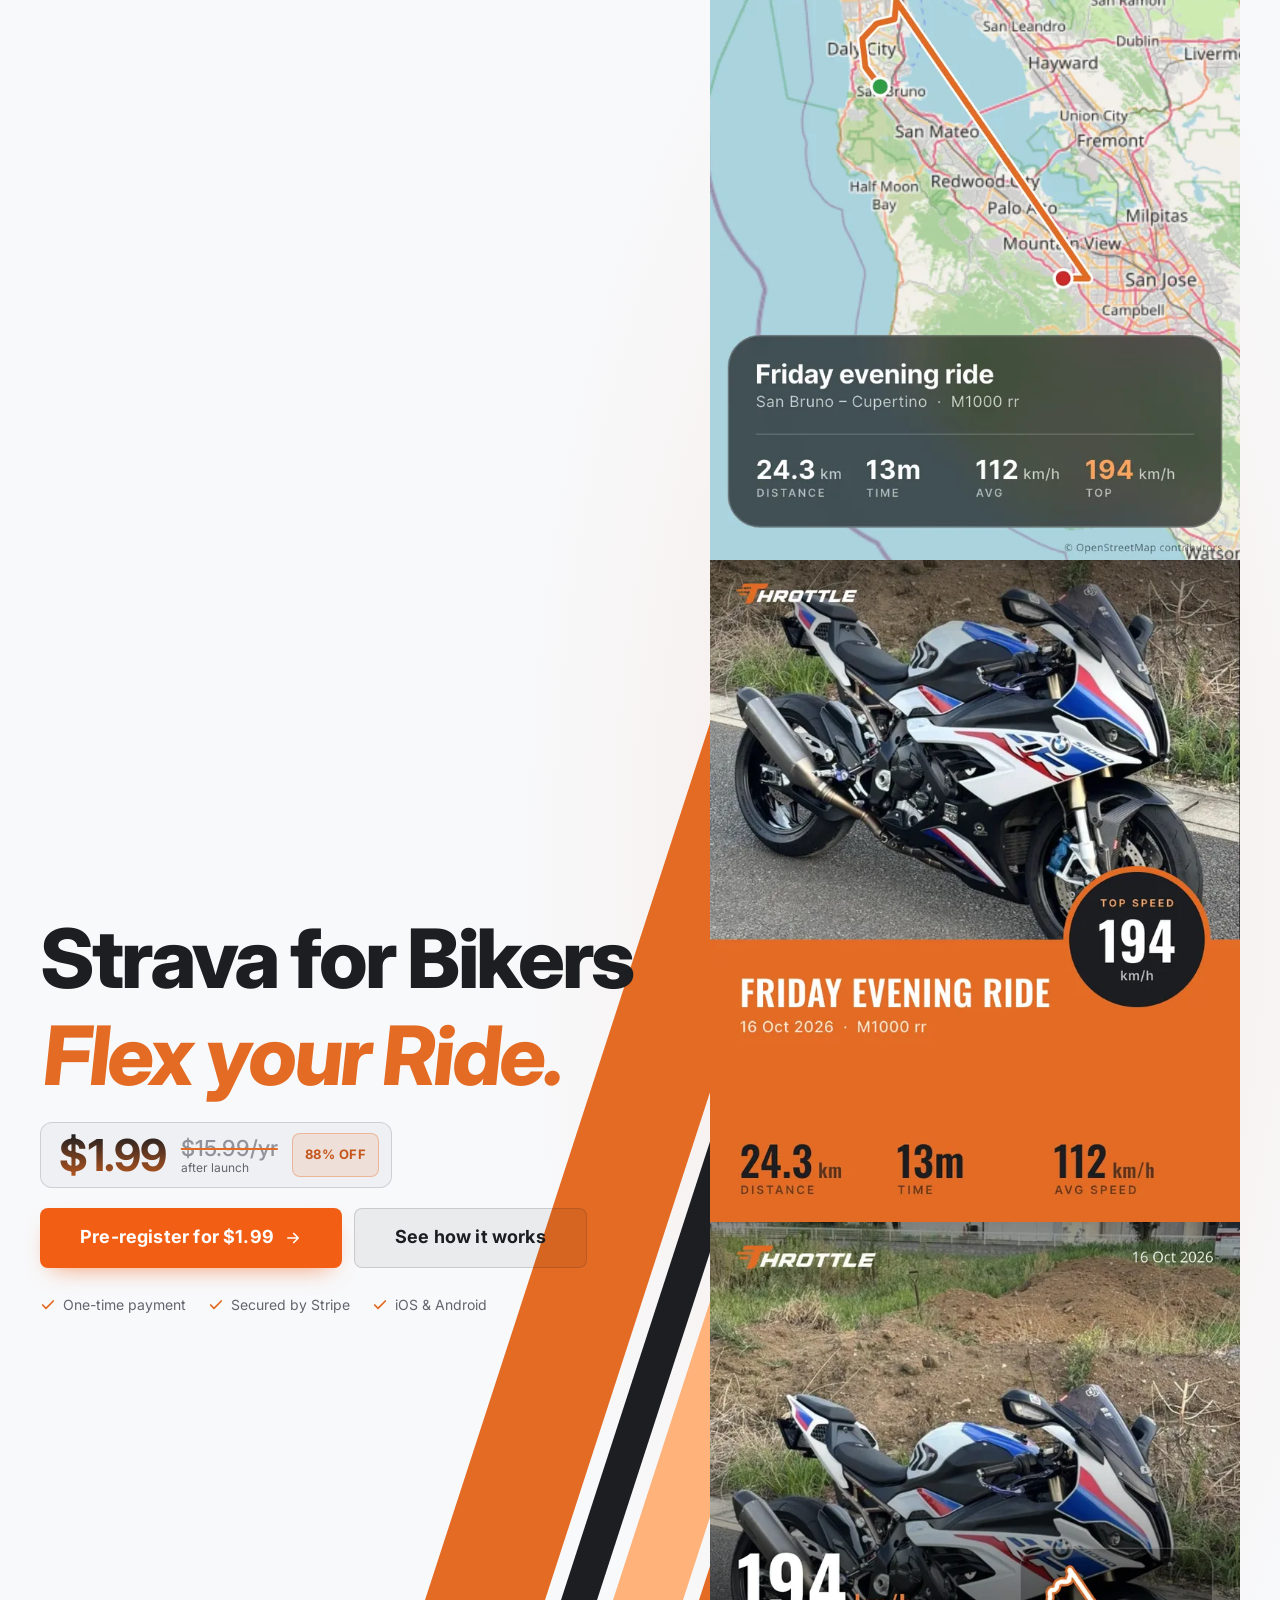
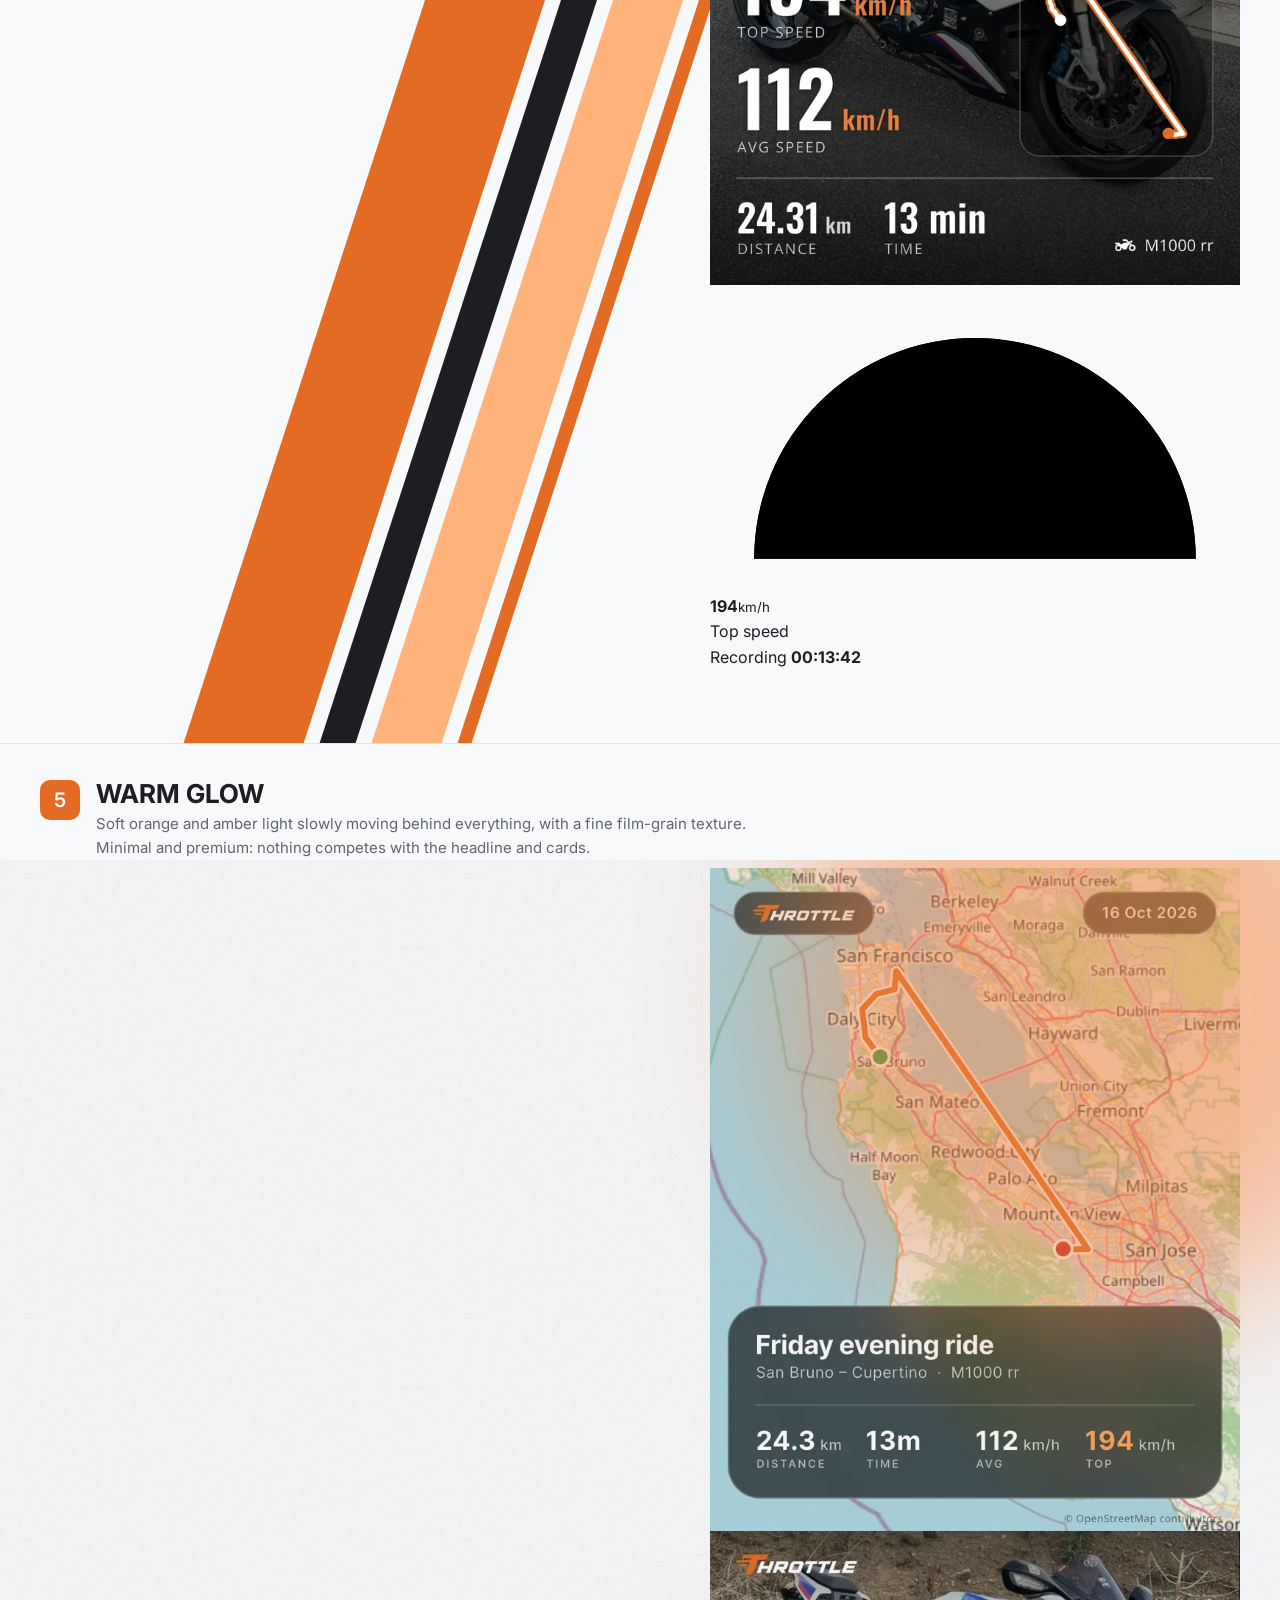
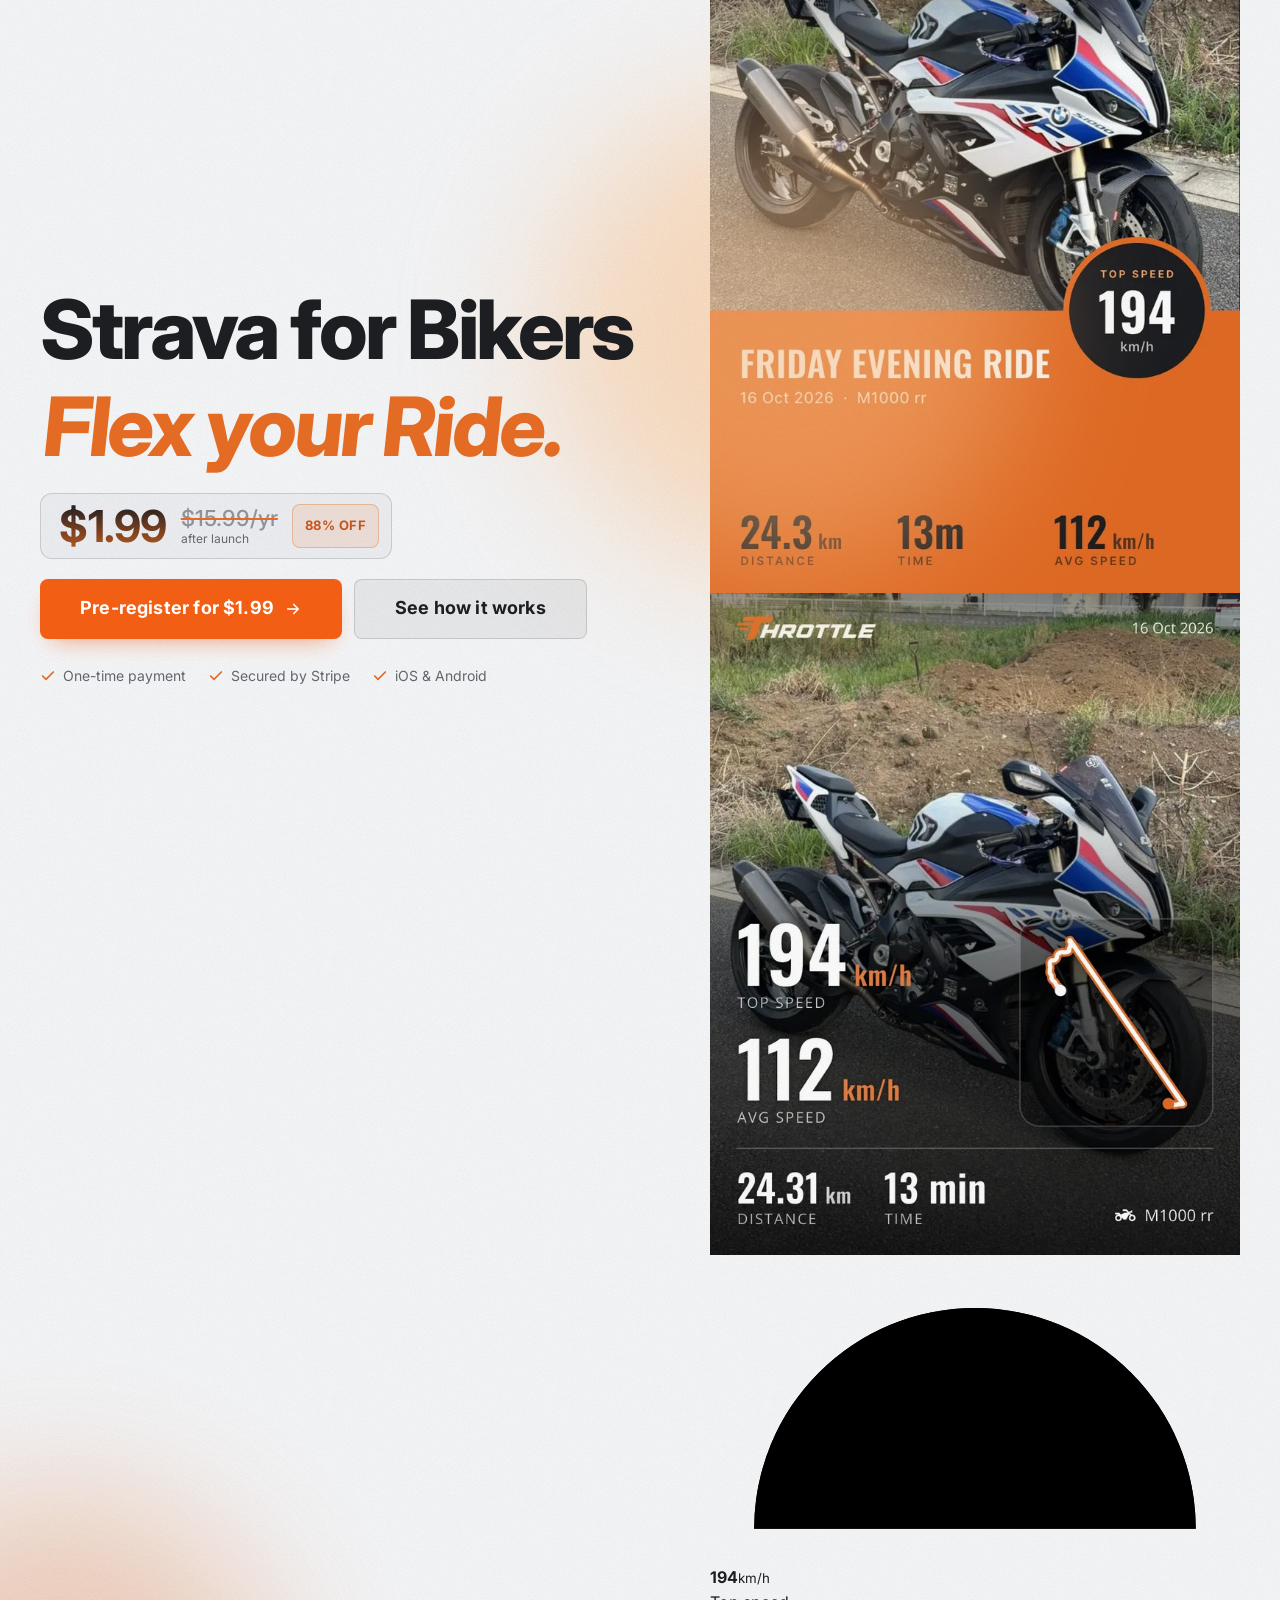
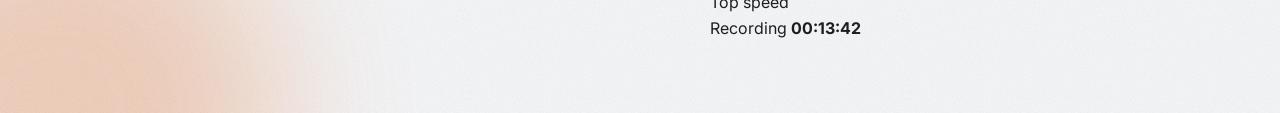
<file: hero-concepts.html>
<!doctype html>
<html lang="en" data-theme="light">
<head>
  <meta charset="utf-8" />
  <meta name="viewport" content="width=device-width, initial-scale=1" />
  <meta name="robots" content="noindex" />
  <title>Hero concepts</title>
  <script>
    (function () {
      var t = "light";
      try { t = localStorage.getItem("throttle_theme") === "dark" ? "dark" : "light"; } catch (e) {}
      var q = new URLSearchParams(location.search);
      if (q.get("theme")) t = q.get("theme") === "dark" ? "dark" : "light";
      document.documentElement.setAttribute("data-theme", t);
      // ?solo=<concept> shows just that one concept (for screenshots).
      if (q.get("solo")) document.documentElement.setAttribute("data-solo", q.get("solo"));
    })();
  </script>
  <link rel="preconnect" href="https://fonts.googleapis.com" />
  <link rel="preconnect" href="https://fonts.gstatic.com" crossorigin />
  <link href="https://fonts.googleapis.com/css2?family=Inter:wght@400;500;600;700&family=Oswald:wght@500;600;700&display=swap" rel="stylesheet" />
  <link rel="stylesheet" href="assets/css/styles.css?v=10" />
  <style>
    /* ---------- Preview chrome ---------- */
    html { scroll-padding-top: 64px; }
    :root { --c-topo: rgba(255, 255, 255, 0.08); --c-red: #e5533d; }
    :root[data-theme="light"] { --c-topo: rgba(24, 22, 30, 0.12); --c-red: #d6402b; }

    .concept-bar { position: sticky; top: 0; z-index: 60; background: var(--nav-bg); backdrop-filter: saturate(160%) blur(16px); -webkit-backdrop-filter: saturate(160%) blur(16px); border-bottom: 1px solid var(--line); }
    .concept-bar__inner { display: flex; align-items: center; gap: 18px; height: 60px; }
    .concept-bar b { font-family: var(--display); text-transform: uppercase; font-size: 18px; white-space: nowrap; }
    .concept-bar nav { display: flex; gap: 4px; flex: 1; overflow-x: auto; scrollbar-width: none; }
    .concept-bar nav::-webkit-scrollbar { display: none; }
    .concept-bar nav a { padding: 6px 10px; border-radius: 8px; font-size: 13px; color: var(--muted); white-space: nowrap; }
    .concept-bar nav a:hover { background: var(--tint-2); color: var(--text); }

    .concept-label { position: relative; z-index: 3; padding: 36px 0 0; background: var(--bg); border-top: 1px solid var(--line); }
    .concept-label:first-of-type { border-top: 0; }
    .concept-label .wrap { display: flex; gap: 16px; align-items: flex-start; }
    .concept-num { flex: none; width: 40px; height: 40px; display: grid; place-items: center; border-radius: 10px; background: var(--orange); color: #fff; font-family: var(--display); font-size: 20px; font-weight: 600; }
    .concept-label h2 { margin: 0; font-family: var(--display); text-transform: uppercase; font-size: 26px; line-height: 1.1; }
    .concept-label p { margin: 4px 0 0; max-width: 680px; font-size: 15px; color: var(--muted); }

    .concept.hero { padding-top: 8px; padding-bottom: 72px; min-height: 760px; }
    .concept .fan { z-index: 1; }

    /* ---------- 1 · Terrain ---------- */
    .c1-glow { position: absolute; width: 820px; height: 820px; right: -220px; top: -260px; background: radial-gradient(circle, var(--glow), transparent 62%); }
    .c1-topo { position: absolute; inset: -4%; width: 108%; height: 108%; animation: c1drift 40s ease-in-out infinite alternate; }
    .c1-topo path { fill: none; stroke: var(--c-topo); stroke-width: 1.2; }
    .c1-topo .topo-a { stroke: rgba(227, 107, 36, 0.5); stroke-width: 1.6; }
    @keyframes c1drift { to { transform: translate(-1.5%, 1%) scale(1.02); } }
    .c1-fade { position: absolute; inset: 0; background: linear-gradient(90deg, var(--bg) 0%, color-mix(in srgb, var(--bg) 75%, transparent) 32%, transparent 58%); }

    /* ---------- 2 · The Route ---------- */
    .c2 { background: radial-gradient(ellipse 55% 50% at 80% 30%, var(--orange-soft), transparent 70%); }
    .c2-svg { position: absolute; inset: 0; width: 100%; height: 100%; overflow: visible; }
    .c2-plan { fill: none; stroke: var(--line-2); stroke-width: 3; stroke-dasharray: 2 12; stroke-linecap: round; }
    .c2-route { fill: none; stroke: var(--orange); stroke-width: 7; stroke-linecap: round; stroke-linejoin: round; stroke-dasharray: 1000; stroke-dashoffset: 1000; filter: drop-shadow(0 0 10px rgba(227, 107, 36, 0.45)); }
    .concept.is-in .c2-route { animation: c2draw 3.2s cubic-bezier(0.5, 0, 0.2, 1) 0.2s forwards; }
    @keyframes c2draw { to { stroke-dashoffset: 0; } }
    .c2-start circle { fill: var(--green); stroke: var(--bg); stroke-width: 5; }
    .c2-flag path { stroke: var(--text); stroke-width: 3; fill: none; stroke-linecap: round; }
    .c2-flag .c2-flag-cloth { fill: var(--orange); stroke: none; }
    .c2-flag, .c2-km { opacity: 0; transition: opacity 0.5s; }
    .concept.is-in .c2-flag { opacity: 1; transition-delay: 3.2s; }
    .c2-km rect { fill: var(--surface); stroke: var(--line-2); }
    .c2-km text { font-family: var(--body); font-size: 15px; font-weight: 600; fill: var(--text); text-anchor: middle; dominant-baseline: central; }
    .c2-km--end rect { fill: var(--orange); stroke: none; }
    .c2-km--end text { fill: #fff; }
    .concept.is-in .c2-km { opacity: 1; }
    .concept.is-in .c2-km:nth-of-type(1) { transition-delay: 1.4s; }
    .concept.is-in .c2-km:nth-of-type(2) { transition-delay: 2.4s; }
    .concept.is-in .c2-km:nth-of-type(3) { transition-delay: 3.3s; }

    /* ---------- 3 · Tachometer ---------- */
    .c3-glow { position: absolute; width: 900px; height: 900px; right: -200px; top: -180px; background: radial-gradient(circle, var(--glow), transparent 60%); }
    .c3-tach { position: absolute; left: 50%; top: 46%; width: 128%; transform: translate(-50%, -50%); overflow: visible; z-index: 0; }
    .c3-track { fill: none; stroke: var(--line-2); stroke-width: 12; stroke-linecap: round; }
    .c3-sweep { fill: none; stroke: var(--orange); stroke-width: 12; stroke-linecap: round; stroke-dasharray: 100; stroke-dashoffset: 100; filter: drop-shadow(0 0 10px rgba(227, 107, 36, 0.5)); transition: stroke-dashoffset 2.2s cubic-bezier(0.3, 1.25, 0.4, 1) 0.3s; }
    .concept.is-in .c3-sweep { stroke-dashoffset: 0; }
    .c3-red { fill: none; stroke: var(--c-red); stroke-width: 12; opacity: 0.85; }
    .tk { stroke: var(--line-3); stroke-width: 2; }
    .tk-major { stroke: var(--muted); stroke-width: 3.5; }
    .tk-red { stroke: var(--c-red); stroke-width: 3.5; }
    .tk-label { font-family: var(--display); font-size: 30px; font-weight: 500; fill: var(--dim); text-anchor: middle; }
    .tk-label-red { fill: var(--c-red); }

    /* ---------- 4 · Livery ---------- */
    .c4-wash { position: absolute; inset: 0; background: radial-gradient(ellipse 50% 60% at 75% 40%, var(--orange-soft), transparent 70%); }
    .concept--livery .hero__visual { isolation: isolate; }
    .c4-stripes { position: absolute; z-index: -1; left: 50%; top: -70%; height: 240%; display: flex; gap: 16px; transform: translateX(-20%) skewX(-18deg); }
    .c4-stripes i { display: block; height: 100%; transform: translateY(-105%); transition: transform 1.1s cubic-bezier(0.2, 0.8, 0.2, 1); }
    .c4-stripes .s1 { width: 120px; background: var(--orange); }
    .c4-stripes .s2 { width: 36px; background: var(--text); transition-delay: 0.1s; }
    .c4-stripes .s3 { width: 70px; background: #ffb27a; transition-delay: 0.2s; }
    .c4-stripes .s4 { width: 14px; background: var(--orange); transition-delay: 0.3s; }
    .concept.is-in .c4-stripes i { transform: none; }

    /* ---------- 5 · Warm glow ---------- */
    .c5-blob { position: absolute; border-radius: 50%; filter: blur(70px); opacity: 0.5; animation: c5float 18s ease-in-out infinite alternate; }
    .c5-blob.b1 { width: 640px; height: 640px; right: -140px; top: -180px; background: #ff8b45; }
    .c5-blob.b2 { width: 480px; height: 480px; right: 20%; top: 34%; background: #ffc38a; animation-duration: 22s; animation-delay: -6s; }
    .c5-blob.b3 { width: 440px; height: 440px; left: -160px; bottom: -220px; background: #e36b24; opacity: 0.28; animation-duration: 26s; }
    :root:not([data-theme="light"]) .c5-blob { opacity: 0.32; }
    :root:not([data-theme="light"]) .c5-blob.b2 { background: #b4561f; }
    @keyframes c5float { 50% { transform: translate(-40px, 30px) scale(1.06); } to { transform: translate(30px, -20px) scale(0.96); } }
    .c5-grain {
      position: absolute; inset: 0; opacity: 0.1; mix-blend-mode: multiply;
      background-image: url("data:image/svg+xml,%3Csvg xmlns='http://www.w3.org/2000/svg' width='220' height='220'%3E%3Cfilter id='n'%3E%3CfeTurbulence type='fractalNoise' baseFrequency='.9' numOctaves='3' stitchTiles='stitch'/%3E%3CfeColorMatrix values='0 0 0 0 0 0 0 0 0 0 0 0 0 0 0 0 0 0 .55 0'/%3E%3C/filter%3E%3Crect width='100%25' height='100%25' filter='url(%23n)'/%3E%3C/svg%3E");
    }
    :root:not([data-theme="light"]) .c5-grain {
      opacity: 0.16; mix-blend-mode: screen;
      background-image: url("data:image/svg+xml,%3Csvg xmlns='http://www.w3.org/2000/svg' width='220' height='220'%3E%3Cfilter id='n'%3E%3CfeTurbulence type='fractalNoise' baseFrequency='.9' numOctaves='3' stitchTiles='stitch'/%3E%3CfeColorMatrix values='0 0 0 0 1 0 0 0 0 1 0 0 0 0 1 0 0 0 .55 0'/%3E%3C/filter%3E%3Crect width='100%25' height='100%25' filter='url(%23n)'/%3E%3C/svg%3E");
    }

    /* ---------- Phones ---------- */
    @media (max-width: 1020px) {
      .concept.hero { min-height: 0; }
      .c1-fade { background: linear-gradient(180deg, var(--bg) 0%, color-mix(in srgb, var(--bg) 70%, transparent) 40%, transparent 70%); }
      .c2-svg { left: -60%; width: 220%; }
      .c3-tach { width: 118%; }
      .c4-stripes { top: -4%; height: 140%; transform: translateX(-35%) skewX(-18deg); }
      .c4-stripes .s1 { width: 80px; } .c4-stripes .s3 { width: 48px; } .c4-stripes .s2 { width: 26px; }
      .c5-blob.b2 { right: -10%; top: 55%; }
    }
    @media (max-width: 760px) {
      .concept-bar b { display: none; }
      .concept-label h2 { font-size: 22px; }
      .concept-label p { font-size: 14px; }
    }

    [data-solo] .concept-bar, [data-solo] .concept-label { display: none; }
    [data-solo] .concept { display: none; }
    [data-solo="terrain"] .concept--terrain, [data-solo="route"] .concept--route, [data-solo="tacho"] .concept--tacho,
    [data-solo="livery"] .concept--livery, [data-solo="glow"] .concept--glow { display: block; padding-top: 108px; min-height: 100vh; }
  </style>
</head>
<body>
  <!-- Preview of 5 hero background ideas. Not part of the site: delete after choosing. -->
  <div class="concept-bar">
    <div class="wrap concept-bar__inner">
      <b>Hero concepts</b>
      <nav><a href="#terrain">1 · Terrain</a><a href="#route">2 · The Route</a><a href="#tacho">3 · Tachometer</a><a href="#livery">4 · Livery</a><a href="#glow">5 · Warm glow</a></nav>
      <button type="button" class="iconbtn theme-toggle" id="themeToggle" aria-label="Toggle light and dark">
        <svg class="i-sun" viewBox="0 0 24 24" aria-hidden="true"><circle cx="12" cy="12" r="4"/><path d="M12 2v2M12 20v2M4.9 4.9l1.4 1.4M17.7 17.7l1.4 1.4M2 12h2M20 12h2M4.9 19.1l1.4-1.4M17.7 6.3l1.4-1.4"/></svg>
        <svg class="i-moon" viewBox="0 0 24 24" aria-hidden="true"><path d="M20 14.5A8 8 0 0 1 9.5 4a8 8 0 1 0 10.5 10.5Z"/></svg>
      </button>
    </div>
  </div>

  <header class="concept-label" id="terrain">
    <div class="wrap">
      <span class="concept-num">1</span>
      <div><h2>Terrain</h2><p>Soft topographic contour lines, like a riding map, slowly drifting behind the cards. Calm, outdoorsy, says &ldquo;roads and places&rdquo; without shouting.</p></div>
    </div>
  </header>
  <section class="hero concept concept--terrain">
      <div class="hero__bg c1" aria-hidden="true">
        <div class="c1-glow"></div>
        <svg class="c1-topo" viewBox="0 0 1440 900" preserveAspectRatio="xMidYMid slice">
          <path class="topo" d="M1067.9 430.0 L1069.4 432.2 L1070.4 434.5 L1070.7 436.7 L1070.4 439.0 L1069.5 441.1 L1068.1 443.1 L1066.2 445.0 L1064.0 446.6 L1061.6 448.1 L1059.1 449.4 L1056.7 450.6 L1054.3 451.7 L1052.1 452.8 L1050.0 453.8 L1048.0 454.9 L1046.2 455.9 L1044.4 457.0 L1042.6 458.0 L1040.8 458.9 L1039.0 459.8 L1037.1 460.6 L1035.2 461.3 L1033.2 461.9 L1031.3 462.4 L1029.3 462.9 L1027.4 463.4 L1025.5 463.9 L1023.7 464.6 L1021.9 465.3 L1020.0 466.1 L1018.2 467.0 L1016.3 467.9 L1014.3 468.7 L1012.2 469.5 L1010.0 470.1 L1007.8 470.5 L1005.5 470.7 L1003.3 470.6 L1001.1 470.2 L999.0 469.6 L996.9 468.9 L994.9 468.1 L992.9 467.3 L991.0 466.5 L988.9 465.9 L986.8 465.4 L984.5 465.0 L982.0 464.8 L979.4 464.6 L976.6 464.3 L973.7 464.0 L970.9 463.5 L968.2 462.8 L965.6 461.8 L963.4 460.5 L961.6 458.8 L960.2 456.9 L959.3 454.8 L958.9 452.5 L958.9 450.2 L959.2 447.8 L959.8 445.4 L960.6 443.2 L961.5 441.0 L962.4 438.9 L963.2 437.0 L964.0 435.1 L964.7 433.3 L965.4 431.6 L966.1 430.0 L966.7 428.4 L967.4 426.9 L968.1 425.4 L968.9 423.9 L969.6 422.4 L970.3 421.0 L970.9 419.6 L971.3 418.1 L971.6 416.5 L971.7 414.9 L971.6 413.1 L971.4 411.1 L971.2 409.0 L970.9 406.7 L970.8 404.3 L970.8 401.9 L971.2 399.6 L971.9 397.3 L973.0 395.3 L974.5 393.5 L976.3 392.0 L978.5 390.9 L980.9 390.1 L983.5 389.6 L986.1 389.3 L988.7 389.2 L991.3 389.1 L993.8 389.1 L996.2 389.0 L998.5 388.8 L1000.8 388.5 L1003.1 388.0 L1005.3 387.5 L1007.6 387.0 L1010.0 386.6 L1012.4 386.3 L1014.8 386.3 L1017.2 386.5 L1019.5 386.9 L1021.8 387.7 L1023.9 388.7 L1025.9 389.9 L1027.7 391.3 L1029.4 392.7 L1031.0 394.2 L1032.5 395.6 L1034.0 397.1 L1035.4 398.4 L1036.8 399.7 L1038.2 401.0 L1039.6 402.2 L1040.9 403.5 L1042.1 404.8 L1043.3 406.2 L1044.3 407.6 L1045.2 409.0 L1046.1 410.5 L1046.9 411.9 L1047.7 413.4 L1048.7 414.7 L1049.7 416.1 L1051.1 417.4 L1052.6 418.6 L1054.5 419.9 L1056.6 421.3 L1058.9 422.7 L1061.4 424.3 L1063.8 426.0 L1066.0 427.9Z"/>
          <path class="topo" d="M1122.4 430.0 L1124.7 434.2 L1126.0 438.6 L1126.2 442.9 L1125.2 447.1 L1123.2 451.2 L1120.3 455.0 L1116.8 458.4 L1112.8 461.6 L1108.5 464.5 L1104.2 467.2 L1099.8 469.6 L1095.6 471.9 L1091.5 474.1 L1087.5 476.2 L1083.6 478.1 L1079.7 479.9 L1075.8 481.6 L1071.8 483.0 L1067.9 484.3 L1063.9 485.4 L1059.9 486.3 L1056.0 487.2 L1052.3 488.0 L1048.7 488.9 L1045.2 490.0 L1042.0 491.3 L1038.8 493.0 L1035.8 495.0 L1032.6 497.3 L1029.4 499.7 L1026.0 502.3 L1022.4 504.8 L1018.5 507.0 L1014.3 508.9 L1010.0 510.2 L1005.6 510.9 L1001.1 511.0 L996.7 510.5 L992.4 509.4 L988.3 508.0 L984.3 506.3 L980.5 504.6 L976.6 502.9 L972.8 501.4 L968.8 500.1 L964.6 499.2 L960.1 498.4 L955.4 497.8 L950.4 497.3 L945.3 496.6 L940.1 495.6 L935.1 494.2 L930.5 492.3 L926.3 490.0 L922.7 487.1 L919.8 483.7 L917.6 480.0 L916.2 476.0 L915.4 471.7 L915.2 467.4 L915.4 463.2 L915.8 459.0 L916.5 454.9 L917.4 451.0 L918.2 447.2 L919.2 443.5 L920.3 440.0 L921.5 436.5 L922.9 433.2 L924.5 430.0 L926.3 426.9 L928.3 424.0 L930.3 421.1 L932.3 418.4 L934.2 415.8 L935.7 413.2 L936.9 410.5 L937.5 407.7 L937.6 404.6 L937.2 401.3 L936.4 397.5 L935.3 393.4 L934.2 388.9 L933.2 384.2 L932.6 379.4 L932.5 374.5 L933.2 369.8 L934.8 365.5 L937.1 361.6 L940.3 358.3 L944.2 355.7 L948.6 353.7 L953.4 352.4 L958.5 351.5 L963.6 351.0 L968.7 350.8 L973.7 350.6 L978.5 350.5 L983.1 350.2 L987.7 349.8 L992.2 349.3 L996.6 348.8 L1001.0 348.3 L1005.5 348.0 L1010.0 347.9 L1014.5 348.2 L1018.9 348.8 L1023.2 349.9 L1027.4 351.3 L1031.4 353.0 L1035.3 355.0 L1038.9 357.0 L1042.4 359.2 L1045.8 361.2 L1049.2 363.3 L1052.5 365.2 L1055.9 367.0 L1059.2 368.9 L1062.5 370.7 L1065.7 372.7 L1068.7 374.9 L1071.4 377.3 L1073.9 379.9 L1075.9 382.8 L1077.7 385.8 L1079.1 388.8 L1080.4 391.9 L1081.6 394.9 L1083.0 397.8 L1084.6 400.5 L1086.8 403.1 L1089.5 405.5 L1092.8 407.9 L1096.7 410.4 L1101.1 413.0 L1105.7 415.8 L1110.5 418.8 L1115.0 422.2 L1119.1 426.0Z"/>
          <path class="topo-a" d="M1176.1 430.0 L1178.5 436.2 L1179.5 442.5 L1179.0 448.8 L1177.2 454.9 L1174.2 460.7 L1170.3 466.3 L1165.7 471.5 L1160.5 476.3 L1155.1 480.9 L1149.5 485.1 L1143.8 489.0 L1138.0 492.7 L1132.0 496.1 L1126.0 499.1 L1119.7 501.7 L1113.3 504.0 L1106.7 505.8 L1100.0 507.2 L1093.4 508.2 L1086.9 509.0 L1080.6 509.7 L1074.8 510.5 L1069.4 511.5 L1064.5 513.0 L1060.0 515.1 L1055.8 517.8 L1051.8 521.3 L1047.8 525.3 L1043.6 529.8 L1039.1 534.5 L1034.2 539.2 L1028.8 543.6 L1022.9 547.3 L1016.6 550.3 L1010.0 552.2 L1003.3 553.1 L996.5 553.0 L989.9 552.0 L983.4 550.2 L977.2 548.0 L971.1 545.5 L965.2 542.9 L959.4 540.6 L953.5 538.5 L947.3 536.7 L941.0 535.2 L934.3 533.8 L927.5 532.5 L920.5 531.0 L913.6 529.1 L906.8 526.8 L900.5 523.9 L894.8 520.3 L889.7 516.2 L885.5 511.4 L882.0 506.3 L879.3 500.7 L877.3 495.0 L875.8 489.2 L874.7 483.4 L873.9 477.7 L873.4 472.0 L873.1 466.5 L873.0 461.0 L873.3 455.6 L873.9 450.3 L875.1 445.0 L876.8 439.8 L879.2 434.8 L882.1 430.0 L885.5 425.4 L889.3 421.1 L893.0 417.0 L896.5 413.1 L899.6 409.3 L901.9 405.5 L903.3 401.6 L903.6 397.3 L903.1 392.5 L901.7 387.2 L899.7 381.3 L897.5 374.9 L895.3 367.9 L893.7 360.7 L892.8 353.3 L892.9 346.1 L894.3 339.3 L897.0 333.1 L900.9 327.6 L906.0 323.0 L911.9 319.3 L918.6 316.5 L925.8 314.4 L933.2 312.9 L940.6 311.9 L948.1 311.2 L955.3 310.6 L962.5 310.1 L969.5 309.6 L976.4 309.2 L983.2 308.9 L990.0 308.9 L996.7 309.2 L1003.4 310.0 L1010.0 311.2 L1016.4 312.9 L1022.6 315.0 L1028.6 317.4 L1034.3 320.0 L1039.9 322.7 L1045.2 325.3 L1050.5 327.8 L1055.8 329.9 L1061.2 331.8 L1066.7 333.5 L1072.3 335.0 L1078.0 336.6 L1083.7 338.4 L1089.3 340.5 L1094.5 343.1 L1099.3 346.1 L1103.5 349.8 L1107.1 353.9 L1110.0 358.4 L1112.3 363.1 L1114.2 367.9 L1115.9 372.7 L1117.7 377.3 L1119.8 381.6 L1122.5 385.6 L1126.0 389.4 L1130.4 393.0 L1135.6 396.5 L1141.6 400.2 L1148.1 404.2 L1154.7 408.5 L1161.2 413.2 L1167.2 418.4 L1172.2 424.0Z"/>
          <path class="topo" d="M1227.1 430.0 L1228.9 438.1 L1229.1 446.2 L1227.9 454.2 L1225.5 462.1 L1222.1 469.7 L1217.8 477.0 L1212.9 484.1 L1207.6 490.8 L1201.7 497.2 L1195.5 503.2 L1188.7 508.9 L1181.4 514.0 L1173.5 518.5 L1165.0 522.3 L1155.9 525.4 L1146.4 527.7 L1136.6 529.3 L1126.8 530.2 L1117.3 530.7 L1108.2 531.0 L1099.8 531.4 L1092.3 532.2 L1085.6 533.7 L1079.7 536.2 L1074.5 539.7 L1069.6 544.4 L1065.0 550.1 L1060.1 556.6 L1054.9 563.5 L1049.1 570.6 L1042.6 577.4 L1035.3 583.4 L1027.4 588.5 L1018.9 592.3 L1010.0 594.7 L1000.9 595.8 L991.8 595.5 L982.9 594.2 L974.1 592.2 L965.6 589.6 L957.2 586.8 L949.0 584.0 L940.8 581.3 L932.5 578.7 L924.1 576.3 L915.5 574.0 L906.9 571.5 L898.4 568.7 L890.0 565.4 L882.1 561.5 L874.7 557.0 L868.0 551.8 L862.1 546.0 L856.9 539.7 L852.5 533.0 L848.7 526.1 L845.4 519.1 L842.4 512.1 L839.6 505.2 L836.9 498.3 L834.4 491.6 L832.0 484.8 L829.9 478.0 L828.4 471.1 L827.6 464.1 L827.8 457.1 L829.1 450.1 L831.5 443.2 L835.1 436.4 L839.7 430.0 L844.9 423.9 L850.3 418.2 L855.7 412.9 L860.4 407.7 L864.2 402.7 L866.7 397.6 L867.8 392.1 L867.5 386.1 L865.9 379.5 L863.4 372.1 L860.4 364.0 L857.3 355.2 L854.7 345.9 L852.9 336.4 L852.4 326.9 L853.3 317.8 L855.9 309.2 L860.0 301.4 L865.6 294.5 L872.5 288.6 L880.4 283.7 L889.0 279.7 L898.1 276.4 L907.5 273.8 L917.0 271.7 L926.6 269.9 L936.1 268.5 L945.6 267.6 L955.1 267.0 L964.6 267.0 L974.0 267.6 L983.4 268.9 L992.5 270.9 L1001.4 273.7 L1010.0 277.0 L1018.2 280.9 L1025.9 284.9 L1033.3 289.0 L1040.4 292.8 L1047.3 296.1 L1054.1 298.9 L1061.1 300.9 L1068.4 302.4 L1076.0 303.4 L1084.0 304.1 L1092.2 304.8 L1100.5 305.7 L1108.8 307.2 L1116.8 309.5 L1124.1 312.6 L1130.7 316.7 L1136.4 321.6 L1141.1 327.2 L1144.9 333.3 L1148.1 339.7 L1150.7 346.2 L1153.3 352.4 L1156.2 358.4 L1159.6 364.0 L1163.9 369.2 L1169.1 374.2 L1175.3 379.1 L1182.3 384.1 L1190.0 389.3 L1197.9 394.8 L1205.6 400.9 L1212.7 407.5 L1218.9 414.6 L1223.7 422.1Z"/>
          <path class="topo" d="M1274.0 430.0 L1274.7 439.7 L1274.1 449.5 L1272.4 459.2 L1270.0 468.7 L1266.9 478.1 L1263.2 487.3 L1259.0 496.3 L1254.1 505.1 L1248.4 513.6 L1241.7 521.5 L1234.0 528.8 L1225.0 535.4 L1214.8 540.9 L1203.5 545.3 L1191.2 548.5 L1178.4 550.6 L1165.2 551.7 L1152.3 552.1 L1140.1 552.1 L1128.7 552.1 L1118.6 552.5 L1109.7 553.8 L1102.1 556.4 L1095.5 560.3 L1089.7 565.7 L1084.3 572.6 L1078.9 580.6 L1073.2 589.4 L1066.7 598.5 L1059.4 607.5 L1051.1 615.9 L1041.9 623.2 L1031.9 629.2 L1021.2 633.6 L1010.0 636.5 L998.6 637.9 L987.2 638.0 L975.8 637.1 L964.5 635.5 L953.4 633.3 L942.4 630.9 L931.4 628.3 L920.5 625.5 L909.7 622.5 L898.9 619.2 L888.4 615.4 L878.2 610.9 L868.6 605.7 L859.7 599.7 L851.6 592.9 L844.5 585.4 L838.2 577.3 L832.8 568.9 L828.0 560.4 L823.7 551.9 L819.5 543.5 L815.2 535.4 L810.7 527.6 L806.0 520.0 L801.0 512.5 L796.0 505.0 L791.2 497.3 L787.1 489.4 L784.0 481.2 L782.2 472.6 L782.0 463.9 L783.6 455.1 L786.9 446.5 L791.7 438.0 L797.6 430.0 L804.2 422.4 L810.8 415.3 L817.0 408.6 L822.1 402.0 L825.8 395.5 L827.9 388.8 L828.2 381.6 L827.0 373.7 L824.6 365.0 L821.5 355.5 L818.1 345.3 L815.0 334.5 L812.9 323.3 L812.0 312.0 L812.6 300.9 L815.0 290.3 L819.2 280.4 L824.9 271.3 L832.1 263.0 L840.5 255.7 L849.8 249.2 L859.8 243.4 L870.4 238.4 L881.3 233.9 L892.6 230.1 L904.2 227.0 L916.0 224.7 L928.1 223.3 L940.3 223.0 L952.6 223.9 L964.9 226.2 L976.9 229.6 L988.5 234.2 L999.6 239.7 L1010.0 245.8 L1019.7 252.1 L1028.9 258.2 L1037.5 263.6 L1045.8 268.2 L1054.1 271.7 L1062.5 273.9 L1071.4 275.1 L1080.8 275.3 L1090.8 275.0 L1101.3 274.5 L1112.2 274.3 L1123.1 274.7 L1133.9 276.1 L1144.1 278.6 L1153.5 282.4 L1161.9 287.4 L1169.1 293.5 L1175.3 300.4 L1180.5 307.8 L1185.1 315.5 L1189.4 323.1 L1193.8 330.5 L1198.5 337.6 L1204.0 344.4 L1210.3 350.9 L1217.4 357.3 L1225.3 363.7 L1233.6 370.4 L1241.9 377.5 L1250.0 385.1 L1257.3 393.2 L1263.6 401.8 L1268.5 410.9 L1272.0 420.4Z"/>
          <path class="topo" d="M1316.5 430.0 L1315.9 441.3 L1314.7 452.5 L1313.2 463.7 L1311.4 474.9 L1309.4 486.0 L1307.0 497.2 L1303.9 508.3 L1299.8 519.2 L1294.3 529.7 L1287.2 539.5 L1278.2 548.4 L1267.3 556.1 L1254.5 562.4 L1240.2 567.2 L1224.7 570.4 L1208.7 572.3 L1192.6 573.2 L1177.1 573.3 L1162.7 573.3 L1149.7 573.6 L1138.3 574.8 L1128.6 577.3 L1120.3 581.4 L1113.1 587.1 L1106.6 594.5 L1100.4 603.4 L1093.9 613.3 L1086.8 623.8 L1078.8 634.3 L1069.7 644.4 L1059.5 653.6 L1048.3 661.6 L1036.1 668.2 L1023.3 673.2 L1010.0 676.8 L996.4 679.2 L982.5 680.4 L968.6 680.8 L954.6 680.5 L940.5 679.7 L926.5 678.2 L912.5 676.1 L898.7 673.2 L885.2 669.4 L872.3 664.5 L860.1 658.4 L848.9 651.1 L839.0 642.5 L830.3 632.9 L822.9 622.4 L816.7 611.5 L811.4 600.3 L806.8 589.3 L802.4 578.7 L797.9 568.7 L792.9 559.3 L787.3 550.6 L780.8 542.3 L773.7 534.3 L766.2 526.3 L758.7 518.1 L751.6 509.5 L745.6 500.4 L741.2 490.8 L738.7 480.8 L738.3 470.4 L740.2 460.0 L744.0 449.6 L749.4 439.6 L755.9 430.0 L762.8 420.9 L769.4 412.2 L775.1 403.9 L779.5 395.7 L782.2 387.4 L783.3 378.7 L782.7 369.4 L780.9 359.5 L778.3 348.8 L775.5 337.4 L773.0 325.4 L771.3 313.1 L770.9 300.6 L771.9 288.2 L774.7 276.1 L779.0 264.5 L784.9 253.5 L792.1 243.1 L800.5 233.4 L809.8 224.2 L820.0 215.6 L830.9 207.5 L842.4 200.0 L854.7 193.3 L867.6 187.5 L881.2 182.9 L895.5 179.8 L910.3 178.5 L925.5 179.0 L940.9 181.6 L956.0 186.1 L970.7 192.3 L984.7 199.9 L997.9 208.4 L1010.0 217.1 L1021.2 225.6 L1031.6 233.3 L1041.5 239.6 L1051.1 244.3 L1060.8 247.3 L1071.0 248.7 L1081.8 248.7 L1093.4 247.7 L1105.8 246.3 L1118.7 244.9 L1132.0 244.1 L1145.3 244.3 L1158.2 245.9 L1170.5 248.9 L1181.8 253.3 L1192.1 259.1 L1201.2 266.0 L1209.5 273.6 L1217.0 281.7 L1224.1 290.0 L1231.1 298.3 L1238.3 306.4 L1245.9 314.4 L1254.0 322.3 L1262.6 330.3 L1271.4 338.4 L1280.3 346.8 L1288.7 355.7 L1296.4 365.2 L1303.1 375.1 L1308.5 385.6 L1312.5 396.4 L1315.0 407.5 L1316.3 418.7Z"/>
          <path class="topo" d="M1355.2 430.0 L1353.6 442.7 L1352.4 455.3 L1351.6 467.9 L1351.0 480.7 L1350.4 493.7 L1349.4 506.8 L1347.3 519.9 L1343.8 532.7 L1338.2 545.0 L1330.1 556.4 L1319.5 566.6 L1306.4 575.2 L1291.1 582.2 L1274.1 587.3 L1255.9 590.8 L1237.4 592.9 L1219.3 594.1 L1202.2 594.9 L1186.6 595.7 L1172.7 597.3 L1160.7 600.1 L1150.3 604.3 L1141.3 610.3 L1133.3 617.9 L1125.7 627.0 L1118.0 637.2 L1109.8 648.2 L1100.9 659.3 L1090.8 670.2 L1079.7 680.4 L1067.5 689.7 L1054.3 697.9 L1040.2 705.0 L1025.4 710.9 L1010.0 715.9 L994.1 719.9 L977.8 723.3 L961.1 725.9 L944.1 727.7 L926.9 728.6 L909.6 728.4 L892.4 726.7 L875.7 723.3 L859.8 718.1 L845.1 710.8 L831.8 701.6 L820.2 690.5 L810.4 677.9 L802.5 664.2 L796.2 649.8 L791.2 635.4 L786.9 621.3 L782.9 608.0 L778.6 595.8 L773.6 584.6 L767.4 574.5 L760.0 565.3 L751.5 556.6 L742.1 548.2 L732.3 539.7 L722.8 530.7 L714.1 521.1 L706.8 510.8 L701.6 499.8 L698.7 488.3 L698.1 476.4 L699.8 464.5 L703.3 452.6 L708.2 441.1 L713.7 430.0 L719.3 419.3 L724.2 408.9 L728.1 398.7 L730.6 388.4 L731.7 377.9 L731.5 367.0 L730.5 355.5 L728.9 343.5 L727.3 330.9 L726.2 317.9 L726.1 304.7 L727.2 291.4 L729.7 278.3 L733.6 265.4 L738.9 252.8 L745.4 240.5 L753.0 228.5 L761.3 216.7 L770.4 205.1 L780.2 193.7 L790.7 182.5 L802.0 171.6 L814.4 161.5 L827.8 152.4 L842.5 144.8 L858.3 139.0 L875.3 135.7 L893.1 134.9 L911.3 136.9 L929.7 141.5 L947.7 148.7 L965.0 157.7 L981.3 168.1 L996.3 179.1 L1010.0 189.9 L1022.6 199.8 L1034.3 208.2 L1045.6 214.6 L1056.7 219.0 L1068.1 221.3 L1080.1 221.7 L1092.9 220.8 L1106.5 219.1 L1120.9 217.2 L1135.9 215.6 L1151.1 215.0 L1166.3 215.5 L1181.0 217.5 L1195.1 221.0 L1208.5 225.9 L1221.0 232.0 L1232.8 238.9 L1244.1 246.5 L1255.0 254.5 L1265.8 262.7 L1276.7 271.1 L1287.7 279.7 L1298.8 288.5 L1309.8 297.7 L1320.4 307.4 L1330.3 317.7 L1339.0 328.7 L1346.4 340.4 L1352.0 352.6 L1355.8 365.3 L1358.0 378.2 L1358.6 391.3 L1358.1 404.3 L1356.8 417.2Z"/>
          <path class="topo-a" d="M1391.9 430.0 L1389.9 444.0 L1389.0 458.0 L1389.0 472.1 L1389.6 486.5 L1390.2 501.1 L1390.0 516.0 L1388.3 530.8 L1384.5 545.2 L1377.9 559.0 L1368.5 571.6 L1356.0 582.7 L1340.9 592.1 L1323.5 599.7 L1304.6 605.5 L1285.0 609.8 L1265.4 613.0 L1246.6 615.5 L1229.1 618.0 L1213.3 620.8 L1199.3 624.6 L1186.9 629.7 L1175.9 636.1 L1165.9 644.0 L1156.4 653.1 L1146.9 663.1 L1137.0 673.7 L1126.5 684.5 L1115.1 695.2 L1102.7 705.4 L1089.3 715.0 L1075.0 723.9 L1059.9 732.2 L1044.0 740.0 L1027.4 747.4 L1010.0 754.4 L991.9 761.0 L973.0 767.2 L953.4 772.6 L933.2 776.8 L912.7 779.6 L892.1 780.2 L871.9 778.5 L852.6 774.0 L834.6 766.5 L818.5 756.1 L804.5 743.1 L792.9 727.9 L783.7 711.1 L776.7 693.3 L771.3 675.4 L767.1 657.9 L763.4 641.5 L759.5 626.4 L754.7 612.9 L748.7 600.9 L741.2 590.2 L732.2 580.4 L721.9 571.1 L710.9 562.0 L699.8 552.5 L689.2 542.4 L679.8 531.6 L672.2 520.0 L666.6 507.7 L663.3 494.9 L662.1 481.8 L662.6 468.6 L664.4 455.5 L667.0 442.6 L669.7 430.0 L672.0 417.6 L673.7 405.2 L674.4 392.7 L674.3 380.0 L673.6 367.0 L672.7 353.7 L671.9 339.9 L671.8 325.9 L672.7 311.8 L674.9 297.7 L678.5 283.7 L683.6 270.1 L689.9 256.7 L697.2 243.6 L705.2 230.7 L713.7 217.7 L722.5 204.6 L731.6 191.2 L740.9 177.5 L750.8 163.5 L761.5 149.6 L773.4 136.0 L786.6 123.4 L801.6 112.4 L818.2 103.5 L836.6 97.3 L856.4 94.3 L877.1 94.7 L898.4 98.4 L919.6 105.2 L940.2 114.6 L959.8 125.9 L978.0 138.1 L994.7 150.5 L1010.0 162.2 L1024.1 172.4 L1037.4 180.6 L1050.2 186.6 L1063.0 190.3 L1076.2 192.0 L1090.1 192.1 L1104.7 191.0 L1120.0 189.6 L1136.1 188.2 L1152.5 187.4 L1169.1 187.6 L1185.7 188.9 L1202.0 191.5 L1218.0 195.3 L1233.7 200.0 L1249.2 205.5 L1264.5 211.7 L1279.9 218.4 L1295.4 225.5 L1311.0 233.1 L1326.7 241.3 L1342.0 250.3 L1356.7 260.1 L1370.3 271.0 L1382.3 283.0 L1392.1 296.1 L1399.6 310.1 L1404.5 324.9 L1406.9 340.2 L1406.9 355.7 L1405.1 371.2 L1402.1 386.5 L1398.4 401.3 L1394.9 415.8Z"/>
          <path class="topo" d="M1428.9 430.0 L1426.7 445.3 L1426.1 460.7 L1426.7 476.3 L1427.6 492.1 L1428.3 508.3 L1427.7 524.5 L1425.2 540.6 L1420.0 556.2 L1411.8 570.8 L1400.5 584.2 L1386.4 596.1 L1369.9 606.3 L1351.6 614.9 L1332.3 622.0 L1312.9 628.1 L1293.9 633.4 L1276.0 638.5 L1259.3 643.9 L1244.2 649.8 L1230.4 656.6 L1217.6 664.3 L1205.6 673.0 L1193.9 682.4 L1182.1 692.2 L1169.9 702.2 L1157.0 712.1 L1143.5 721.7 L1129.2 730.9 L1114.2 739.7 L1098.6 748.3 L1082.3 756.9 L1065.4 765.6 L1047.8 774.6 L1029.4 784.0 L1010.0 793.7 L989.6 803.3 L968.0 812.5 L945.5 820.7 L922.1 827.0 L898.4 831.0 L874.8 831.8 L851.9 829.1 L830.3 822.6 L810.8 812.2 L793.7 798.3 L779.4 781.5 L767.9 762.3 L759.0 741.8 L752.4 720.7 L747.4 700.0 L743.3 680.3 L739.2 662.2 L734.6 645.9 L728.9 631.4 L721.7 618.5 L713.0 606.9 L703.0 596.2 L692.0 585.8 L680.6 575.3 L669.5 564.5 L659.1 553.0 L650.0 540.8 L642.6 527.9 L636.8 514.5 L632.6 500.6 L629.6 486.6 L627.5 472.5 L625.8 458.4 L624.1 444.2 L622.1 430.0 L619.6 415.6 L616.7 401.0 L613.7 386.0 L610.9 370.6 L608.8 354.9 L607.9 339.0 L608.7 323.1 L611.4 307.3 L616.2 292.0 L622.8 277.1 L631.2 262.8 L640.8 249.1 L651.1 235.7 L661.8 222.5 L672.3 209.1 L682.4 195.3 L692.2 180.8 L701.7 165.6 L711.3 149.7 L721.5 133.3 L732.7 117.0 L745.4 101.3 L760.1 87.1 L777.0 75.0 L796.1 65.8 L817.1 59.9 L839.7 57.9 L863.2 59.6 L887.1 64.9 L910.7 73.3 L933.4 83.9 L954.8 96.1 L974.7 108.7 L993.1 121.0 L1010.0 132.1 L1025.8 141.4 L1040.9 148.8 L1055.6 154.0 L1070.4 157.3 L1085.4 159.0 L1101.0 159.6 L1117.1 159.6 L1133.8 159.6 L1150.8 159.8 L1168.2 160.6 L1185.7 162.2 L1203.5 164.5 L1221.4 167.4 L1239.6 170.9 L1258.3 174.7 L1277.5 178.9 L1297.4 183.5 L1317.9 188.6 L1338.8 194.4 L1359.9 201.2 L1380.5 209.3 L1400.1 218.8 L1417.9 230.1 L1433.3 243.2 L1445.6 258.0 L1454.4 274.2 L1459.6 291.6 L1461.2 309.8 L1459.8 328.2 L1455.8 346.6 L1450.3 364.5 L1444.0 381.8 L1437.9 398.4 L1432.7 414.4Z"/>
          <path class="topo" d="M1468.3 430.0 L1465.8 446.8 L1464.9 463.6 L1464.8 480.5 L1464.7 497.7 L1463.7 514.9 L1461.1 532.1 L1456.3 548.9 L1448.8 565.0 L1438.5 580.2 L1425.6 594.1 L1410.5 606.7 L1393.9 618.1 L1376.3 628.3 L1358.5 637.6 L1341.1 646.5 L1324.4 655.2 L1308.6 664.1 L1293.8 673.4 L1279.7 683.2 L1266.1 693.3 L1252.6 703.8 L1238.8 714.3 L1224.6 724.5 L1209.6 734.2 L1193.9 743.2 L1177.6 751.5 L1160.7 759.2 L1143.4 766.6 L1125.7 773.9 L1107.9 781.6 L1089.7 790.2 L1071.1 799.8 L1051.8 810.5 L1031.5 822.3 L1010.0 834.8 L987.1 847.3 L962.9 859.0 L937.5 869.1 L911.2 876.6 L884.6 880.6 L858.4 880.5 L833.3 875.9 L810.1 866.7 L789.4 853.2 L771.6 835.9 L756.9 815.7 L745.1 793.6 L736.0 770.4 L728.9 747.3 L723.2 724.9 L718.0 704.0 L712.8 684.9 L706.9 667.7 L699.9 652.1 L691.8 638.1 L682.6 625.1 L672.6 612.6 L662.2 600.4 L651.9 588.0 L642.1 575.3 L633.1 562.1 L625.0 548.5 L617.8 534.5 L611.3 520.2 L605.2 505.8 L599.1 491.2 L592.6 476.4 L585.5 461.3 L577.8 445.9 L569.6 430.0 L561.3 413.5 L553.5 396.3 L546.8 378.5 L541.9 360.3 L539.4 341.9 L539.8 323.6 L543.3 305.7 L550.0 288.4 L559.4 272.1 L571.1 256.7 L584.3 242.2 L598.3 228.3 L612.3 214.8 L625.8 201.1 L638.4 187.0 L649.9 172.0 L660.6 156.0 L670.7 139.0 L681.0 121.2 L692.1 103.1 L704.7 85.4 L719.2 68.8 L736.1 54.1 L755.5 42.2 L777.2 33.6 L800.9 28.8 L826.0 27.9 L851.8 30.7 L877.7 36.8 L902.9 45.4 L927.2 55.7 L950.0 66.9 L971.4 78.1 L991.3 88.6 L1010.0 97.9 L1027.8 105.6 L1044.9 111.7 L1061.8 116.3 L1078.6 119.9 L1095.6 122.6 L1112.7 125.0 L1130.0 127.3 L1147.4 129.7 L1165.1 132.4 L1183.1 135.3 L1201.4 138.3 L1220.4 141.2 L1240.3 144.0 L1261.2 146.5 L1283.6 148.7 L1307.3 150.9 L1332.4 153.5 L1358.6 156.7 L1385.2 161.2 L1411.5 167.4 L1436.7 175.8 L1459.8 186.5 L1479.7 199.9 L1495.8 215.6 L1507.4 233.6 L1514.4 253.2 L1516.8 274.0 L1515.2 295.4 L1510.2 316.8 L1503.0 337.7 L1494.7 357.9 L1486.2 377.1 L1478.6 395.4 L1472.5 413.0Z"/>
          <path class="topo" d="M1511.4 430.0 L1507.8 448.3 L1505.1 466.5 L1502.6 484.7 L1499.5 502.8 L1495.1 520.8 L1488.9 538.4 L1480.6 555.4 L1470.2 571.6 L1457.9 587.0 L1444.2 601.5 L1429.5 615.1 L1414.4 628.1 L1399.5 640.8 L1385.1 653.5 L1371.3 666.3 L1358.2 679.4 L1345.4 692.9 L1332.7 706.7 L1319.6 720.5 L1305.7 734.0 L1290.7 746.8 L1274.4 758.5 L1256.9 768.8 L1238.2 777.7 L1218.6 785.2 L1198.5 791.6 L1178.1 797.3 L1157.8 803.0 L1137.7 809.3 L1117.7 816.8 L1097.6 825.9 L1077.2 836.8 L1056.0 849.5 L1033.7 863.5 L1010.0 878.2 L984.7 892.5 L957.8 905.5 L929.7 916.0 L900.9 923.0 L872.0 925.7 L843.9 923.5 L817.3 916.3 L792.9 904.3 L771.3 888.0 L752.6 868.2 L737.0 846.0 L724.2 822.3 L713.7 798.1 L705.0 774.3 L697.3 751.5 L690.2 730.2 L683.0 710.5 L675.5 692.3 L667.5 675.4 L659.1 659.5 L650.4 644.2 L641.8 629.3 L633.4 614.5 L625.4 599.7 L617.9 584.8 L610.8 569.9 L603.7 555.0 L596.3 540.2 L588.1 525.5 L578.7 510.7 L567.8 495.8 L555.3 480.5 L541.5 464.6 L526.8 447.8 L512.0 430.0 L497.9 411.1 L485.6 391.3 L476.1 370.7 L470.2 349.7 L468.5 328.7 L471.3 308.1 L478.4 288.4 L489.4 269.8 L503.5 252.5 L519.8 236.4 L537.3 221.4 L554.9 207.0 L571.8 192.8 L587.5 178.3 L601.7 163.0 L614.6 146.7 L626.6 129.4 L638.2 111.1 L650.3 92.4 L663.5 73.8 L678.6 56.0 L696.0 39.9 L715.8 26.3 L738.1 15.7 L762.5 8.6 L788.5 5.0 L815.5 4.9 L842.7 7.9 L869.8 13.3 L896.0 20.4 L921.1 28.5 L945.0 36.8 L967.7 44.8 L989.3 52.2 L1010.0 58.7 L1030.0 64.4 L1049.6 69.5 L1068.8 74.3 L1087.7 79.0 L1106.3 83.9 L1124.8 89.0 L1143.0 94.5 L1161.0 100.0 L1179.2 105.4 L1197.8 110.3 L1217.1 114.4 L1237.8 117.4 L1260.1 119.3 L1284.5 120.2 L1311.1 120.4 L1339.8 120.5 L1370.2 121.0 L1401.8 122.8 L1433.5 126.6 L1464.3 132.9 L1492.8 142.3 L1518.1 155.0 L1538.9 170.9 L1554.7 189.6 L1565.1 210.8 L1570.0 233.7 L1570.1 257.6 L1566.0 281.9 L1558.9 305.8 L1549.9 329.0 L1540.3 351.1 L1531.0 372.1 L1522.9 392.2 L1516.3 411.4Z"/>
          <path class="topo" d="M1558.1 430.0 L1552.0 450.0 L1545.8 469.5 L1538.9 488.7 L1530.8 507.5 L1521.3 525.7 L1510.4 543.2 L1498.2 560.1 L1485.1 576.2 L1471.7 591.8 L1458.4 607.1 L1445.8 622.3 L1434.1 637.8 L1423.5 653.8 L1413.8 670.6 L1404.7 688.1 L1395.6 706.3 L1385.9 724.7 L1375.0 743.1 L1362.3 760.7 L1347.4 777.0 L1330.3 791.5 L1310.9 803.8 L1289.6 813.8 L1267.0 821.6 L1243.5 827.7 L1219.8 832.5 L1196.3 837.0 L1173.2 841.9 L1150.7 848.1 L1128.6 856.1 L1106.6 866.3 L1084.1 878.6 L1060.8 892.8 L1036.2 908.1 L1010.0 923.5 L982.2 937.9 L952.9 950.2 L922.6 959.1 L891.9 963.8 L861.4 963.8 L832.0 958.7 L804.4 948.8 L779.1 934.4 L756.5 916.4 L736.6 895.6 L719.3 873.0 L704.3 849.5 L691.3 825.9 L679.7 802.8 L669.1 780.6 L659.1 759.3 L649.7 739.0 L640.7 719.5 L632.3 700.6 L624.5 682.1 L617.5 663.8 L611.4 645.7 L606.0 627.9 L601.1 610.4 L596.2 593.4 L590.7 577.0 L583.9 561.1 L575.1 545.9 L563.9 531.0 L549.8 516.1 L532.9 501.0 L513.6 485.1 L492.6 468.2 L471.1 449.8 L450.2 430.0 L431.4 408.7 L416.0 386.2 L405.1 362.8 L399.5 339.1 L399.5 315.7 L405.1 293.1 L415.8 271.7 L430.7 251.7 L448.6 233.2 L468.4 216.1 L488.7 200.0 L508.7 184.4 L527.6 168.9 L545.0 153.0 L561.0 136.4 L575.8 118.9 L590.1 100.8 L604.6 82.3 L619.9 63.9 L636.8 46.3 L655.7 30.2 L676.9 16.2 L700.2 4.8 L725.5 -3.6 L752.2 -9.0 L779.8 -11.6 L807.8 -11.8 L835.6 -10.1 L862.9 -7.1 L889.4 -3.4 L914.9 0.5 L939.7 4.3 L963.7 8.0 L987.1 11.4 L1010.0 15.0 L1032.5 19.0 L1054.6 23.7 L1076.2 29.4 L1097.2 36.2 L1117.5 43.9 L1137.1 52.4 L1156.1 61.3 L1174.9 69.8 L1193.7 77.5 L1213.4 83.7 L1234.3 88.2 L1257.3 90.7 L1282.7 91.3 L1310.9 90.4 L1341.9 88.7 L1375.4 87.1 L1410.6 86.4 L1446.6 87.7 L1482.0 91.9 L1515.6 99.4 L1545.9 110.7 L1571.9 125.9 L1592.6 144.6 L1607.5 166.4 L1616.6 190.5 L1620.2 216.1 L1619.1 242.6 L1614.2 269.0 L1606.8 294.9 L1598.0 319.9 L1588.8 343.9 L1579.8 366.7 L1571.7 388.5 L1564.6 409.6Z"/>
          <path class="topo-a" d="M1607.1 430.0 L1596.8 451.6 L1585.1 472.4 L1572.0 492.4 L1557.6 511.5 L1542.2 529.6 L1526.3 546.8 L1510.7 563.4 L1495.9 579.5 L1482.7 595.7 L1471.5 612.3 L1462.6 629.7 L1455.6 648.3 L1450.4 668.4 L1446.0 689.8 L1441.6 712.3 L1436.3 735.4 L1429.0 758.5 L1419.1 780.8 L1405.9 801.6 L1389.3 820.0 L1369.5 835.7 L1346.8 848.4 L1322.0 858.1 L1295.7 865.4 L1268.9 870.9 L1242.1 875.4 L1215.9 879.9 L1190.4 885.3 L1165.6 892.3 L1141.2 901.5 L1116.8 912.8 L1091.9 926.0 L1066.0 940.5 L1038.8 955.3 L1010.0 969.4 L979.8 981.5 L948.5 990.7 L916.5 996.1 L884.5 997.1 L853.2 993.4 L823.1 985.3 L794.8 973.1 L768.6 957.5 L744.5 939.3 L722.7 919.2 L702.8 898.1 L684.6 876.5 L668.0 854.9 L652.6 833.4 L638.4 812.1 L625.4 790.9 L613.9 769.7 L604.0 748.3 L595.9 726.7 L589.6 704.9 L585.1 683.1 L582.1 661.6 L580.0 640.7 L577.9 620.7 L574.9 601.8 L569.9 584.2 L562.1 567.8 L550.6 552.4 L535.0 537.5 L515.4 522.6 L492.1 507.1 L466.1 490.4 L438.8 472.2 L411.7 452.0 L386.5 430.0 L364.8 406.2 L348.1 381.2 L337.3 355.3 L333.0 329.3 L335.2 303.7 L343.4 279.1 L356.7 256.0 L374.1 234.3 L394.0 214.1 L415.4 195.2 L437.1 177.2 L458.2 159.7 L478.4 142.3 L497.6 124.7 L515.9 106.9 L533.8 88.9 L552.0 70.9 L570.9 53.4 L591.3 37.0 L613.3 22.1 L637.1 9.1 L662.6 -1.5 L689.5 -9.8 L717.4 -15.9 L745.7 -20.0 L774.1 -22.6 L802.1 -24.2 L829.5 -25.4 L856.3 -26.6 L882.5 -27.9 L908.3 -29.5 L933.8 -31.0 L959.3 -32.2 L984.7 -32.6 L1010.0 -31.6 L1035.1 -28.7 L1059.8 -23.6 L1083.7 -16.4 L1106.7 -7.1 L1128.7 3.7 L1149.6 15.3 L1169.7 26.9 L1189.6 37.6 L1209.9 46.5 L1231.3 53.2 L1254.6 57.2 L1280.6 58.7 L1309.5 57.9 L1341.6 55.7 L1376.6 53.0 L1413.9 50.9 L1452.5 50.5 L1491.1 52.8 L1528.3 58.7 L1562.7 68.6 L1593.2 82.6 L1618.6 100.6 L1638.5 122.1 L1652.6 146.4 L1661.3 172.8 L1665.0 200.4 L1664.7 228.5 L1661.2 256.5 L1655.7 283.9 L1648.8 310.4 L1641.2 336.1 L1633.3 360.8 L1625.1 384.6 L1616.5 407.7Z"/>
          <path class="topo" d="M1656.0 430.0 L1639.8 453.2 L1621.4 475.1 L1601.2 495.7 L1580.1 514.8 L1559.0 532.8 L1539.1 549.7 L1521.2 566.2 L1506.3 582.7 L1495.0 600.0 L1487.3 618.5 L1483.0 638.7 L1481.4 660.9 L1481.4 685.2 L1481.9 711.1 L1481.4 738.3 L1478.6 765.7 L1472.6 792.7 L1462.5 818.1 L1448.0 841.1 L1429.3 861.2 L1406.8 877.9 L1381.3 891.2 L1353.5 901.5 L1324.6 909.4 L1295.3 915.8 L1266.2 921.5 L1237.8 927.6 L1210.0 934.8 L1182.8 943.5 L1155.8 953.9 L1128.6 965.7 L1100.6 978.5 L1071.6 991.4 L1041.4 1003.4 L1010.0 1013.6 L977.6 1021.1 L944.7 1025.2 L911.6 1025.4 L879.0 1021.7 L847.4 1014.3 L816.9 1003.7 L788.0 990.3 L760.5 975.0 L734.6 958.3 L710.0 940.8 L686.7 922.7 L664.5 904.2 L643.5 885.3 L624.0 865.7 L606.2 845.3 L590.5 823.7 L577.4 801.0 L567.2 777.1 L560.0 752.4 L555.8 727.0 L553.9 701.7 L553.6 677.0 L553.9 653.5 L553.4 631.5 L550.7 611.4 L544.7 593.1 L534.3 576.4 L518.8 560.9 L498.3 545.8 L473.1 530.5 L444.2 514.2 L413.0 496.3 L381.3 476.4 L351.1 454.3 L324.0 430.0 L301.7 403.9 L285.5 376.5 L275.9 348.5 L273.3 320.4 L277.1 292.8 L286.7 266.3 L300.9 241.1 L318.6 217.2 L338.5 194.7 L359.6 173.2 L381.2 152.5 L402.8 132.5 L424.2 112.9 L445.6 93.8 L467.4 75.2 L490.0 57.5 L513.8 41.0 L539.0 26.0 L565.7 13.0 L593.9 2.1 L623.1 -6.7 L653.0 -13.5 L683.1 -18.7 L712.8 -22.9 L741.8 -26.6 L770.0 -30.5 L797.1 -35.1 L823.5 -40.6 L849.4 -47.1 L875.2 -54.3 L901.2 -61.7 L927.6 -68.7 L954.6 -74.4 L982.2 -77.9 L1010.0 -78.6 L1037.7 -76.1 L1064.9 -70.3 L1091.2 -61.3 L1116.2 -49.9 L1139.9 -36.9 L1162.6 -23.3 L1184.5 -10.3 L1206.3 1.1 L1228.9 10.0 L1253.1 16.1 L1279.6 19.3 L1308.9 19.8 L1341.4 18.3 L1376.8 16.0 L1414.7 13.8 L1454.2 13.1 L1494.1 14.8 L1533.1 19.9 L1570.0 28.8 L1603.4 41.9 L1632.6 59.1 L1656.9 79.9 L1676.1 103.7 L1690.3 129.8 L1700.0 157.5 L1705.7 186.2 L1708.3 215.1 L1708.3 244.0 L1706.3 272.4 L1702.5 300.4 L1697.2 327.7 L1690.1 354.5 L1681.0 380.5 L1669.7 405.7Z"/>
          <path class="topo" d="M1701.9 430.0 L1679.1 454.6 L1653.6 477.5 L1626.8 498.5 L1599.9 517.8 L1574.6 535.7 L1552.3 552.7 L1534.1 569.6 L1520.8 587.2 L1512.6 606.1 L1509.1 627.1 L1509.6 650.4 L1512.7 676.3 L1516.9 704.4 L1520.7 734.2 L1522.3 765.0 L1520.4 795.7 L1514.2 825.3 L1503.0 852.8 L1486.9 877.6 L1466.2 899.1 L1441.6 917.1 L1414.1 932.0 L1384.7 944.3 L1354.2 954.6 L1323.4 963.7 L1292.8 972.5 L1262.4 981.6 L1232.4 991.3 L1202.5 1001.8 L1172.2 1012.9 L1141.5 1024.0 L1109.8 1034.4 L1077.3 1043.4 L1044.0 1050.2 L1010.0 1054.2 L975.8 1055.0 L941.7 1052.5 L908.1 1046.8 L875.3 1038.5 L843.6 1027.9 L812.8 1015.8 L783.0 1002.8 L754.0 989.4 L725.6 975.7 L697.7 961.8 L670.3 947.6 L643.8 932.6 L618.5 916.3 L595.1 898.3 L574.2 878.1 L556.4 855.7 L542.4 831.0 L532.4 804.4 L526.3 776.5 L523.6 748.1 L523.4 719.9 L524.5 692.8 L525.4 667.4 L524.4 644.3 L520.0 623.5 L511.1 604.8 L496.8 587.9 L476.9 572.0 L451.7 556.4 L422.0 540.0 L389.5 522.3 L355.7 502.7 L322.6 480.7 L292.1 456.4 L265.8 430.0 L245.1 401.8 L230.6 372.5 L222.7 342.5 L221.1 312.6 L225.3 283.1 L234.3 254.5 L247.2 226.8 L263.0 200.1 L280.9 174.4 L300.3 149.7 L321.0 126.0 L342.8 103.1 L366.1 81.5 L391.1 61.3 L417.9 42.8 L446.8 26.5 L477.6 12.6 L510.3 1.4 L544.2 -7.2 L578.7 -13.5 L613.2 -17.9 L646.9 -21.1 L679.2 -24.0 L709.9 -27.3 L738.7 -32.0 L765.8 -38.4 L791.7 -47.0 L816.8 -57.6 L841.8 -69.8 L867.3 -82.8 L893.7 -95.6 L921.3 -107.0 L950.1 -116.0 L979.8 -121.7 L1010.0 -123.4 L1040.2 -120.9 L1069.7 -114.4 L1098.3 -104.5 L1125.6 -92.1 L1151.6 -78.5 L1176.6 -64.9 L1201.2 -52.5 L1226.1 -42.0 L1252.0 -34.3 L1279.8 -29.4 L1309.9 -27.1 L1342.8 -26.7 L1378.2 -27.4 L1415.8 -28.0 L1454.9 -27.5 L1494.5 -24.7 L1533.5 -18.9 L1570.7 -9.6 L1605.3 3.5 L1636.5 20.3 L1663.7 40.6 L1686.9 63.6 L1706.1 88.9 L1721.8 115.9 L1734.3 144.0 L1744.0 172.8 L1751.2 201.9 L1756.1 231.2 L1758.5 260.6 L1758.2 290.0 L1754.8 319.2 L1747.7 348.1 L1736.5 376.4 L1721.2 403.8Z"/>
          <path class="topo" d="M1742.7 430.0 L1713.7 455.9 L1682.3 479.6 L1650.5 501.1 L1620.1 520.8 L1593.0 539.1 L1570.7 556.9 L1554.0 575.0 L1543.5 594.2 L1538.9 615.4 L1539.4 639.0 L1543.5 665.4 L1549.6 694.4 L1555.9 725.5 L1560.6 758.0 L1562.2 791.1 L1559.5 823.6 L1551.8 854.8 L1539.0 883.7 L1521.4 910.0 L1499.4 933.2 L1474.0 953.7 L1446.0 971.6 L1416.3 987.6 L1385.5 1002.1 L1354.0 1015.8 L1322.2 1029.0 L1290.1 1041.9 L1257.4 1054.4 L1224.1 1066.1 L1189.9 1076.5 L1154.9 1084.9 L1119.2 1090.9 L1082.9 1093.8 L1046.3 1093.3 L1010.0 1089.4 L974.3 1082.5 L939.4 1073.1 L905.6 1061.8 L872.9 1049.5 L841.1 1036.9 L809.8 1024.8 L778.8 1013.5 L747.7 1003.0 L716.5 993.1 L685.1 983.3 L653.8 972.7 L623.3 960.7 L594.4 946.3 L567.8 929.1 L544.6 908.5 L525.5 884.7 L510.9 858.0 L501.0 829.1 L495.2 798.8 L492.8 768.2 L492.4 738.4 L492.5 710.1 L491.4 684.1 L487.4 660.6 L479.3 639.6 L466.0 620.7 L447.3 603.2 L423.3 586.3 L394.8 569.2 L363.1 551.1 L329.8 531.2 L296.6 509.2 L265.4 485.0 L237.6 458.4 L214.4 430.0 L196.5 400.0 L184.3 369.1 L177.5 337.5 L175.7 305.9 L178.3 274.3 L184.7 243.2 L194.1 212.6 L206.2 182.6 L220.8 153.4 L237.9 125.1 L257.8 98.1 L280.7 72.7 L307.0 49.5 L336.8 28.9 L370.1 11.6 L406.5 -2.4 L445.3 -12.7 L485.7 -19.7 L526.6 -23.7 L567.0 -25.6 L605.7 -26.3 L642.1 -27.0 L675.7 -28.8 L706.4 -32.7 L734.3 -39.4 L760.1 -49.4 L784.7 -62.4 L808.7 -77.9 L833.3 -95.1 L859.0 -112.6 L886.2 -129.3 L915.2 -143.7 L945.8 -154.7 L977.6 -161.5 L1010.0 -163.8 L1042.4 -161.6 L1074.2 -155.4 L1105.2 -146.1 L1135.0 -135.0 L1164.0 -123.1 L1192.3 -111.7 L1220.7 -101.7 L1249.7 -93.6 L1279.9 -87.8 L1311.8 -84.0 L1345.7 -81.6 L1381.5 -79.8 L1418.8 -77.8 L1456.9 -74.4 L1495.3 -69.0 L1532.9 -60.7 L1568.9 -49.3 L1602.7 -34.7 L1633.8 -16.9 L1662.1 3.6 L1687.5 26.4 L1710.3 50.9 L1730.8 76.8 L1749.4 103.7 L1766.2 131.4 L1781.1 159.7 L1794.0 188.7 L1804.1 218.4 L1810.8 248.8 L1813.2 279.7 L1810.5 310.9 L1802.2 342.0 L1787.9 372.6 L1767.8 402.1Z"/>
          <path class="topo" d="M1777.4 430.0 L1744.1 457.0 L1709.5 481.6 L1675.6 503.9 L1644.8 524.5 L1618.7 543.9 L1598.5 563.2 L1584.8 583.2 L1577.6 604.7 L1576.1 628.4 L1578.9 654.7 L1584.5 683.5 L1591.0 714.6 L1596.6 747.5 L1599.7 781.3 L1599.1 815.2 L1594.2 848.5 L1584.5 880.4 L1570.2 910.5 L1551.8 938.5 L1529.8 964.5 L1505.0 988.7 L1478.0 1011.3 L1449.2 1032.7 L1418.9 1053.1 L1387.3 1072.5 L1354.4 1090.7 L1320.0 1107.3 L1284.1 1121.7 L1246.7 1133.3 L1208.0 1141.3 L1168.3 1145.3 L1128.1 1144.8 L1087.9 1140.0 L1048.4 1131.2 L1010.0 1119.0 L973.1 1104.5 L937.7 1088.7 L903.8 1072.9 L871.0 1058.1 L838.8 1045.0 L806.7 1034.0 L774.2 1025.1 L740.9 1017.9 L706.9 1011.5 L672.3 1005.0 L637.9 997.1 L604.3 986.8 L572.8 973.2 L544.2 955.7 L519.6 934.3 L499.5 909.2 L484.2 881.0 L473.3 850.7 L466.3 819.5 L461.8 788.5 L458.5 758.6 L454.7 730.6 L448.8 705.0 L439.6 681.7 L426.1 660.6 L407.9 641.0 L385.2 622.3 L358.6 603.6 L329.2 584.1 L298.4 563.2 L267.7 540.5 L238.5 515.7 L212.0 488.9 L189.1 460.2 L170.3 430.0 L155.8 398.5 L145.2 366.2 L138.4 333.2 L134.7 299.8 L134.0 266.0 L135.8 232.2 L140.4 198.3 L148.1 164.7 L159.2 131.8 L174.5 100.1 L194.6 70.2 L219.9 42.9 L250.6 18.9 L286.5 -1.0 L327.1 -16.6 L371.3 -27.6 L417.8 -34.3 L465.2 -37.2 L512.0 -37.4 L556.7 -36.1 L598.3 -34.6 L636.1 -34.4 L669.9 -36.7 L700.0 -42.4 L726.9 -52.0 L751.8 -65.4 L775.6 -82.2 L799.4 -101.5 L824.2 -122.0 L850.7 -142.2 L879.3 -160.7 L909.8 -176.4 L942.1 -188.2 L975.7 -195.7 L1010.0 -198.8 L1044.4 -198.0 L1078.5 -193.9 L1112.0 -187.6 L1145.0 -180.1 L1177.7 -172.5 L1210.4 -165.3 L1243.5 -159.3 L1277.4 -154.3 L1312.5 -150.3 L1348.7 -146.7 L1385.8 -142.7 L1423.5 -137.5 L1461.2 -130.5 L1498.3 -121.1 L1534.0 -108.8 L1567.9 -93.6 L1599.6 -75.7 L1629.0 -55.3 L1656.4 -33.1 L1682.1 -9.5 L1706.4 15.1 L1730.0 40.3 L1753.0 66.0 L1775.5 92.2 L1797.4 119.1 L1817.8 146.9 L1835.8 175.8 L1850.3 206.1 L1860.0 237.6 L1863.7 270.2 L1860.4 303.5 L1849.7 336.7 L1831.8 369.4 L1807.2 400.6Z"/>
          <path class="topo-a" d="M1806.9 430.0 L1772.6 458.1 L1738.3 483.7 L1706.1 507.3 L1678.1 529.4 L1655.5 550.8 L1639.0 572.4 L1628.8 594.9 L1624.2 619.0 L1624.0 645.2 L1626.9 673.6 L1631.0 704.0 L1634.8 736.1 L1636.9 769.3 L1636.2 803.1 L1632.1 836.8 L1624.2 870.0 L1612.6 902.4 L1597.6 933.9 L1579.6 964.6 L1559.0 994.5 L1536.1 1023.8 L1511.1 1052.5 L1484.0 1080.5 L1454.6 1107.5 L1422.7 1132.7 L1388.2 1155.5 L1350.9 1174.9 L1311.1 1189.8 L1269.0 1199.6 L1225.3 1203.5 L1180.7 1201.5 L1136.1 1193.6 L1092.4 1180.6 L1050.2 1163.6 L1010.0 1143.9 L972.0 1123.1 L936.2 1102.7 L901.9 1084.1 L868.8 1068.2 L835.9 1055.6 L802.6 1046.3 L768.4 1039.7 L733.1 1034.9 L696.8 1030.8 L660.1 1025.9 L623.6 1018.9 L588.3 1008.7 L555.5 994.7 L525.9 976.4 L500.3 954.1 L479.0 928.4 L461.9 900.0 L448.5 870.2 L437.7 840.0 L428.4 810.3 L419.1 782.1 L408.5 755.6 L395.5 731.1 L379.4 708.3 L359.9 686.7 L337.3 665.8 L312.0 644.8 L285.2 623.1 L257.8 600.2 L231.1 575.8 L206.0 549.6 L183.4 521.8 L163.6 492.5 L146.7 461.8 L132.5 430.0 L120.6 397.2 L110.7 363.6 L102.3 329.2 L95.3 293.9 L89.9 257.8 L86.6 221.0 L86.3 183.9 L90.0 146.9 L98.8 110.6 L113.7 76.1 L135.6 44.1 L164.6 15.8 L200.8 -8.0 L243.3 -26.8 L291.0 -40.2 L342.2 -48.4 L395.0 -52.2 L447.6 -52.3 L498.2 -50.4 L545.3 -47.8 L588.1 -46.1 L626.2 -46.8 L659.6 -50.8 L689.1 -59.0 L715.6 -71.3 L740.3 -87.4 L764.4 -106.6 L789.1 -127.5 L815.1 -149.0 L843.1 -169.5 L873.2 -188.0 L905.3 -203.5 L939.1 -215.6 L974.2 -224.0 L1010.0 -229.2 L1046.2 -231.5 L1082.6 -231.9 L1119.2 -231.0 L1156.0 -229.6 L1193.2 -228.1 L1231.0 -226.7 L1269.6 -225.1 L1308.9 -223.1 L1348.8 -219.9 L1388.7 -214.9 L1428.3 -207.4 L1466.7 -196.8 L1503.4 -183.0 L1537.9 -165.8 L1569.8 -145.6 L1599.1 -122.9 L1626.0 -98.4 L1651.3 -72.8 L1675.5 -46.8 L1699.4 -20.8 L1723.8 4.7 L1749.0 30.0 L1775.2 55.1 L1801.9 80.6 L1828.3 106.9 L1853.1 134.5 L1874.8 163.9 L1891.7 195.1 L1902.4 228.0 L1905.6 262.4 L1900.5 297.5 L1887.2 332.6 L1866.2 366.8 L1838.9 399.5Z"/>
          <path class="topo" d="M1833.7 430.0 L1802.5 459.2 L1772.6 486.3 L1745.7 511.7 L1723.2 536.1 L1705.8 560.2 L1693.6 584.7 L1686.1 610.1 L1682.4 636.9 L1681.1 665.2 L1681.0 695.0 L1680.7 725.9 L1679.1 757.8 L1675.6 790.3 L1669.8 823.1 L1661.4 856.0 L1650.7 889.0 L1637.9 922.3 L1623.3 956.0 L1606.9 990.2 L1588.8 1025.1 L1568.7 1060.5 L1546.1 1096.0 L1520.6 1130.8 L1491.7 1164.0 L1458.8 1194.2 L1421.9 1220.2 L1381.0 1240.6 L1336.6 1254.3 L1289.6 1260.7 L1240.9 1259.4 L1191.6 1250.7 L1143.1 1235.6 L1096.2 1215.4 L1051.7 1191.7 L1010.0 1166.6 L971.0 1141.7 L934.4 1118.8 L899.5 1099.1 L865.4 1083.3 L831.4 1071.6 L796.8 1063.4 L761.2 1057.9 L724.5 1053.9 L686.9 1049.8 L649.2 1044.3 L612.2 1036.2 L576.6 1024.8 L543.5 1009.5 L513.5 990.4 L486.8 968.0 L463.4 943.0 L442.9 916.4 L424.5 889.1 L407.2 861.9 L390.0 835.4 L372.0 810.1 L352.4 786.0 L330.9 762.7 L307.4 740.0 L282.5 717.3 L256.8 694.0 L231.2 669.7 L206.7 644.0 L184.2 616.9 L164.1 588.3 L146.7 558.5 L131.9 527.5 L119.2 495.7 L108.1 463.2 L97.7 430.0 L87.4 396.0 L76.7 361.1 L65.7 325.1 L54.7 287.8 L44.8 249.3 L37.1 209.8 L33.2 169.8 L34.8 129.9 L43.3 91.2 L59.9 54.8 L85.2 21.9 L119.1 -6.5 L160.9 -29.6 L209.4 -47.0 L262.7 -58.7 L318.8 -65.2 L375.4 -67.5 L430.5 -67.0 L482.5 -65.1 L530.0 -63.5 L572.6 -63.6 L610.3 -66.6 L643.4 -73.2 L672.9 -83.6 L700.0 -97.8 L726.0 -114.9 L751.8 -134.2 L778.4 -154.4 L806.6 -174.4 L836.5 -193.3 L868.3 -210.4 L901.8 -225.2 L936.7 -237.7 L972.9 -248.1 L1010.0 -257.0 L1048.0 -264.7 L1087.0 -271.8 L1127.0 -278.5 L1168.2 -284.8 L1210.5 -290.5 L1254.0 -295.0 L1298.3 -297.5 L1342.8 -297.1 L1387.0 -293.2 L1429.9 -284.9 L1470.7 -272.0 L1508.7 -254.5 L1543.4 -232.6 L1574.5 -207.1 L1602.2 -178.9 L1627.1 -149.2 L1650.0 -118.9 L1672.0 -89.0 L1694.2 -60.2 L1717.7 -32.8 L1742.9 -6.6 L1770.2 18.5 L1799.1 43.4 L1828.9 68.7 L1858.1 95.1 L1885.0 123.3 L1907.8 153.7 L1924.7 186.3 L1934.2 220.8 L1935.6 256.8 L1928.5 293.3 L1913.3 329.7 L1891.3 365.0 L1864.1 398.5Z"/>
          <path class="topo" d="M219.6 860.0 L219.0 861.4 L218.2 862.8 L217.2 864.1 L216.0 865.4 L214.7 866.5 L213.4 867.6 L212.0 868.5 L210.7 869.4 L209.4 870.3 L208.4 871.2 L207.5 872.1 L206.7 873.1 L206.1 874.1 L205.7 875.3 L205.2 876.5 L204.8 877.8 L204.3 879.1 L203.7 880.3 L202.9 881.5 L201.9 882.5 L200.8 883.4 L199.4 884.1 L198.0 884.7 L196.4 885.0 L194.8 885.3 L193.3 885.4 L191.7 885.6 L190.2 885.8 L188.8 886.1 L187.4 886.5 L186.0 887.1 L184.6 887.8 L183.1 888.6 L181.6 889.4 L180.0 890.3 L178.3 891.1 L176.5 891.8 L174.7 892.3 L172.8 892.7 L170.9 892.8 L169.0 892.7 L167.2 892.4 L165.4 891.9 L163.7 891.3 L162.1 890.5 L160.6 889.6 L159.1 888.7 L157.7 887.7 L156.4 886.6 L155.2 885.5 L154.2 884.2 L153.3 882.9 L152.5 881.5 L152.0 880.1 L151.7 878.5 L151.6 876.9 L151.8 875.3 L152.0 873.7 L152.4 872.2 L152.8 870.7 L153.2 869.4 L153.4 868.2 L153.4 867.1 L153.1 866.1 L152.6 865.1 L151.7 864.2 L150.7 863.3 L149.4 862.3 L148.0 861.2 L146.6 860.0 L145.3 858.7 L144.2 857.4 L143.3 855.9 L142.8 854.5 L142.5 853.0 L142.6 851.5 L143.0 850.1 L143.6 848.8 L144.3 847.5 L145.2 846.3 L146.1 845.1 L147.1 843.9 L148.0 842.7 L149.0 841.5 L149.9 840.3 L150.9 839.1 L151.9 838.0 L153.0 836.8 L154.2 835.8 L155.5 834.8 L157.0 834.0 L158.5 833.3 L160.1 832.7 L161.8 832.3 L163.5 832.0 L165.3 831.7 L167.0 831.5 L168.6 831.3 L170.3 831.1 L171.9 830.9 L173.5 830.7 L175.1 830.5 L176.8 830.4 L178.4 830.4 L180.0 830.4 L181.6 830.7 L183.2 831.1 L184.7 831.8 L186.1 832.6 L187.3 833.6 L188.5 834.7 L189.6 835.8 L190.6 836.9 L191.5 837.9 L192.5 838.7 L193.6 839.3 L194.7 839.8 L196.1 840.0 L197.6 840.1 L199.4 840.1 L201.3 840.0 L203.4 839.9 L205.6 840.0 L207.8 840.1 L209.9 840.4 L211.9 841.0 L213.7 841.7 L215.4 842.7 L216.7 843.8 L217.8 845.1 L218.7 846.4 L219.4 847.9 L219.8 849.4 L220.2 850.9 L220.4 852.4 L220.5 854.0 L220.4 855.5 L220.3 857.0 L220.0 858.5Z"/>
          <path class="topo" d="M267.0 860.0 L265.1 863.1 L262.7 866.1 L259.8 868.9 L256.6 871.4 L253.2 873.7 L249.7 875.8 L246.5 877.7 L243.5 879.5 L240.9 881.3 L238.8 883.2 L237.3 885.3 L236.1 887.5 L235.3 890.0 L234.8 892.6 L234.3 895.5 L233.6 898.4 L232.7 901.4 L231.5 904.2 L229.8 906.8 L227.7 909.1 L225.2 911.1 L222.4 912.6 L219.3 913.9 L216.0 914.9 L212.7 915.6 L209.4 916.3 L206.1 917.0 L202.9 917.8 L199.8 918.8 L196.7 920.0 L193.6 921.4 L190.4 922.9 L187.1 924.4 L183.6 925.9 L180.0 927.3 L176.3 928.5 L172.4 929.3 L168.5 929.7 L164.5 929.8 L160.6 929.5 L156.8 928.9 L153.0 928.1 L149.4 927.0 L145.7 925.7 L142.2 924.3 L138.8 922.8 L135.4 921.2 L132.1 919.4 L129.1 917.5 L126.3 915.2 L123.8 912.7 L121.8 909.9 L120.3 906.8 L119.3 903.5 L118.9 900.0 L119.0 896.3 L119.6 892.7 L120.5 889.1 L121.5 885.8 L122.5 882.7 L123.2 879.9 L123.5 877.4 L123.2 875.1 L122.2 873.1 L120.7 871.1 L118.5 869.2 L115.8 867.1 L112.9 865.0 L109.8 862.6 L106.8 860.0 L104.1 857.2 L101.9 854.2 L100.2 851.1 L99.1 848.0 L98.6 844.8 L98.7 841.6 L99.3 838.5 L100.3 835.5 L101.6 832.5 L103.0 829.6 L104.7 826.8 L106.4 823.9 L108.3 821.2 L110.2 818.4 L112.4 815.8 L114.8 813.3 L117.5 811.0 L120.4 808.9 L123.7 807.1 L127.1 805.6 L130.8 804.5 L134.6 803.6 L138.4 802.9 L142.2 802.4 L145.9 802.0 L149.5 801.6 L153.0 801.1 L156.4 800.4 L159.7 799.6 L163.0 798.8 L166.3 797.9 L169.6 797.0 L173.0 796.4 L176.5 796.0 L180.0 796.0 L183.5 796.5 L186.9 797.4 L190.1 798.8 L193.1 800.7 L195.9 802.8 L198.5 805.1 L200.8 807.4 L203.1 809.6 L205.3 811.5 L207.6 813.0 L210.1 814.1 L212.9 814.8 L216.0 815.2 L219.6 815.4 L223.4 815.3 L227.6 815.3 L232.0 815.4 L236.4 815.8 L240.8 816.4 L245.1 817.5 L249.0 818.9 L252.6 820.7 L255.8 822.9 L258.6 825.3 L261.0 828.0 L263.1 830.9 L264.9 833.9 L266.4 837.0 L267.6 840.2 L268.5 843.4 L269.1 846.7 L269.3 850.1 L269.0 853.4 L268.3 856.7Z"/>
          <path class="topo" d="M314.6 860.0 L310.9 864.8 L306.2 869.3 L300.9 873.4 L295.1 877.1 L289.3 880.5 L283.7 883.5 L278.5 886.2 L274.1 889.0 L270.5 891.7 L267.8 894.7 L265.9 897.9 L264.8 901.5 L264.1 905.5 L263.6 909.8 L263.0 914.3 L262.2 918.9 L260.9 923.4 L259.0 927.8 L256.4 931.7 L253.2 935.3 L249.5 938.4 L245.3 941.1 L240.7 943.3 L236.0 945.3 L231.2 947.1 L226.3 948.9 L221.5 950.7 L216.7 952.7 L211.9 954.8 L207.0 956.9 L201.9 959.1 L196.7 961.2 L191.3 963.1 L185.7 964.6 L180.0 965.8 L174.2 966.4 L168.3 966.5 L162.5 966.1 L156.7 965.3 L151.0 964.1 L145.4 962.8 L139.9 961.3 L134.3 959.7 L128.8 958.2 L123.3 956.5 L117.8 954.8 L112.3 952.9 L107.0 950.6 L102.1 948.0 L97.6 944.8 L93.7 941.0 L90.6 936.6 L88.5 931.8 L87.3 926.4 L86.9 920.9 L87.4 915.1 L88.5 909.5 L90.0 904.1 L91.4 899.1 L92.6 894.5 L93.3 890.4 L93.2 886.7 L92.1 883.4 L90.2 880.3 L87.3 877.4 L83.7 874.3 L79.5 871.2 L75.0 867.7 L70.6 864.0 L66.5 860.0 L62.8 855.7 L59.8 851.1 L57.5 846.4 L56.0 841.5 L55.2 836.6 L55.1 831.7 L55.4 826.8 L56.3 821.9 L57.5 817.0 L59.0 812.2 L60.8 807.4 L63.1 802.7 L65.7 798.1 L68.9 793.8 L72.6 789.8 L76.9 786.2 L81.9 783.1 L87.3 780.5 L93.3 778.6 L99.5 777.2 L105.8 776.3 L112.2 775.7 L118.3 775.4 L124.3 775.1 L129.9 774.6 L135.2 774.0 L140.2 772.9 L145.0 771.6 L149.7 769.9 L154.4 768.1 L159.2 766.2 L164.2 764.5 L169.4 763.1 L174.7 762.3 L180.0 762.3 L185.3 762.9 L190.5 764.4 L195.4 766.5 L200.1 769.2 L204.4 772.2 L208.5 775.3 L212.3 778.4 L216.1 781.1 L219.9 783.5 L223.9 785.3 L228.2 786.6 L232.8 787.5 L238.0 788.0 L243.5 788.3 L249.4 788.6 L255.6 789.1 L261.8 789.8 L268.0 791.0 L274.0 792.6 L279.8 794.8 L285.2 797.3 L290.2 800.4 L294.8 803.8 L299.1 807.5 L303.0 811.4 L306.7 815.6 L310.0 820.0 L313.0 824.6 L315.6 829.3 L317.6 834.2 L318.9 839.3 L319.4 844.5 L318.9 849.7 L317.3 854.9Z"/>
          <path class="topo" d="M361.2 860.0 L355.2 866.5 L348.0 872.4 L340.1 877.8 L331.8 882.6 L323.6 886.9 L316.1 890.8 L309.5 894.5 L304.0 898.2 L299.8 902.0 L296.8 906.1 L294.8 910.7 L293.6 915.7 L292.9 921.1 L292.3 926.9 L291.5 932.9 L290.2 939.0 L288.3 944.9 L285.6 950.6 L282.1 955.8 L277.9 960.7 L273.2 965.1 L267.9 969.2 L262.4 973.0 L256.6 976.7 L250.6 980.2 L244.5 983.8 L238.3 987.3 L231.9 990.9 L225.2 994.3 L218.3 997.5 L211.0 1000.3 L203.5 1002.5 L195.8 1004.1 L187.9 1004.9 L180.0 1004.9 L172.1 1004.1 L164.3 1002.8 L156.7 1000.9 L149.3 998.8 L142.0 996.6 L134.7 994.5 L127.5 992.5 L120.2 990.7 L112.7 989.0 L105.2 987.4 L97.5 985.7 L90.0 983.6 L82.6 980.9 L75.8 977.6 L69.8 973.4 L64.7 968.2 L60.8 962.3 L58.1 955.6 L56.7 948.4 L56.4 940.8 L57.0 933.3 L58.3 925.9 L59.8 918.9 L61.1 912.5 L61.9 906.6 L61.8 901.4 L60.8 896.7 L58.7 892.3 L55.4 888.2 L51.3 884.1 L46.5 879.9 L41.3 875.4 L36.0 870.6 L30.9 865.5 L26.2 860.0 L22.1 854.2 L18.7 848.1 L16.1 841.8 L14.0 835.3 L12.6 828.7 L11.7 821.9 L11.3 815.0 L11.3 808.1 L11.8 801.0 L12.8 794.0 L14.6 787.0 L17.2 780.2 L20.8 773.8 L25.5 767.9 L31.2 762.7 L38.1 758.3 L45.9 754.9 L54.5 752.4 L63.6 750.7 L72.9 749.9 L82.2 749.6 L91.1 749.6 L99.6 749.7 L107.5 749.6 L114.8 749.0 L121.6 747.9 L127.9 746.2 L134.0 744.0 L140.1 741.3 L146.2 738.4 L152.5 735.6 L159.0 733.2 L165.9 731.3 L172.9 730.2 L180.0 730.1 L187.1 731.0 L194.0 732.7 L200.6 735.2 L206.9 738.3 L213.0 741.6 L218.8 744.9 L224.4 747.9 L230.1 750.6 L235.8 752.9 L241.9 754.6 L248.3 755.9 L255.1 756.9 L262.3 757.8 L269.7 758.7 L277.3 759.9 L285.0 761.5 L292.5 763.5 L299.8 766.1 L306.8 769.1 L313.5 772.7 L319.9 776.6 L326.1 780.9 L332.1 785.5 L338.0 790.3 L343.8 795.3 L349.4 800.6 L354.8 806.2 L359.7 812.1 L364.0 818.4 L367.2 825.0 L369.3 831.8 L369.8 838.9 L368.6 846.1 L365.8 853.2Z"/>
          <path class="topo" d="M405.5 860.0 L397.1 868.0 L387.6 875.3 L377.3 881.9 L367.0 887.8 L357.3 893.2 L348.4 898.1 L340.9 902.9 L334.9 907.7 L330.3 912.7 L327.1 918.1 L324.9 923.9 L323.4 930.3 L322.2 937.0 L321.0 944.0 L319.4 951.2 L317.3 958.4 L314.4 965.4 L310.9 972.2 L306.6 978.8 L301.7 985.1 L296.3 991.3 L290.5 997.3 L284.4 1003.3 L278.0 1009.3 L271.2 1015.3 L264.1 1021.3 L256.5 1027.1 L248.3 1032.5 L239.7 1037.3 L230.4 1041.2 L220.8 1044.2 L210.7 1045.9 L200.5 1046.4 L190.2 1045.7 L180.0 1043.9 L170.1 1041.2 L160.5 1037.9 L151.2 1034.3 L142.2 1030.8 L133.4 1027.5 L124.6 1024.7 L115.7 1022.3 L106.6 1020.4 L97.2 1018.8 L87.6 1017.3 L78.0 1015.4 L68.5 1013.0 L59.4 1009.8 L51.0 1005.6 L43.7 1000.1 L37.6 993.6 L33.0 986.1 L29.9 977.7 L28.1 968.8 L27.5 959.7 L27.7 950.7 L28.3 942.1 L29.0 934.0 L29.2 926.5 L28.8 919.7 L27.4 913.5 L25.0 907.7 L21.5 902.2 L17.1 896.9 L12.1 891.4 L6.8 885.8 L1.3 879.8 L-4.0 873.6 L-9.0 867.0 L-13.5 860.0 L-17.5 852.7 L-21.0 845.2 L-24.1 837.3 L-26.9 829.2 L-29.4 820.8 L-31.7 812.1 L-33.6 803.1 L-34.9 793.9 L-35.5 784.5 L-35.2 775.0 L-33.5 765.8 L-30.4 756.9 L-25.5 748.8 L-18.8 741.5 L-10.5 735.4 L-0.6 730.6 L10.6 727.2 L22.6 725.0 L35.0 723.9 L47.5 723.8 L59.6 724.1 L71.1 724.7 L81.7 725.1 L91.4 724.9 L100.2 724.1 L108.3 722.5 L116.0 720.1 L123.3 717.0 L130.7 713.5 L138.2 709.9 L146.0 706.5 L154.2 703.6 L162.6 701.6 L171.3 700.4 L180.0 700.3 L188.7 701.2 L197.2 702.9 L205.6 705.1 L213.7 707.7 L221.6 710.4 L229.5 713.0 L237.4 715.3 L245.4 717.2 L253.6 718.8 L262.1 720.2 L270.9 721.5 L279.9 723.0 L288.9 724.7 L298.0 726.9 L306.8 729.6 L315.4 733.0 L323.6 736.9 L331.4 741.3 L338.9 746.2 L346.2 751.3 L353.5 756.7 L360.8 762.1 L368.3 767.8 L376.0 773.5 L383.9 779.5 L391.8 785.8 L399.3 792.5 L406.2 799.7 L412.0 807.5 L416.2 815.8 L418.6 824.5 L418.7 833.5 L416.6 842.5 L412.1 851.5Z"/>
          <path class="topo" d="M446.4 860.0 L436.2 869.4 L424.9 878.1 L413.3 885.9 L402.0 893.0 L391.5 899.6 L382.2 905.8 L374.4 911.8 L368.2 917.9 L363.3 924.3 L359.6 930.9 L356.7 938.0 L354.3 945.4 L352.0 953.1 L349.5 961.0 L346.6 968.9 L343.1 976.9 L339.2 984.8 L334.8 992.8 L330.0 1000.8 L324.8 1008.9 L319.3 1017.2 L313.5 1025.8 L307.3 1034.7 L300.5 1043.7 L293.2 1052.7 L285.0 1061.4 L275.9 1069.6 L265.9 1076.8 L255.0 1082.7 L243.2 1087.1 L230.8 1089.6 L218.0 1090.2 L205.1 1089.1 L192.4 1086.3 L180.0 1082.3 L168.1 1077.4 L156.7 1072.1 L145.8 1066.8 L135.3 1062.0 L124.9 1057.8 L114.6 1054.4 L104.0 1051.8 L93.2 1049.7 L82.0 1047.9 L70.7 1046.1 L59.4 1043.8 L48.3 1040.7 L37.9 1036.5 L28.5 1031.0 L20.2 1024.3 L13.4 1016.4 L8.1 1007.4 L4.2 997.8 L1.6 987.8 L-0.1 977.8 L-1.3 968.0 L-2.3 958.7 L-3.6 949.9 L-5.3 941.8 L-7.8 934.2 L-11.1 927.0 L-15.2 920.1 L-19.9 913.3 L-24.9 906.4 L-30.1 899.3 L-35.2 892.0 L-40.0 884.4 L-44.5 876.6 L-48.6 868.4 L-52.5 860.0 L-56.2 851.3 L-59.8 842.3 L-63.6 832.9 L-67.6 823.2 L-71.7 812.9 L-75.7 802.1 L-79.4 790.9 L-82.3 779.3 L-84.1 767.4 L-84.3 755.6 L-82.4 744.2 L-78.2 733.5 L-71.6 723.8 L-62.4 715.6 L-51.1 708.9 L-37.9 703.9 L-23.3 700.6 L-7.9 698.9 L7.7 698.3 L23.1 698.6 L37.7 699.4 L51.3 700.1 L63.7 700.4 L75.0 700.1 L85.3 698.8 L94.9 696.7 L103.9 693.7 L112.7 690.2 L121.6 686.4 L130.6 682.6 L140.0 679.3 L149.7 676.5 L159.6 674.6 L169.8 673.5 L180.0 673.2 L190.2 673.7 L200.4 674.5 L210.4 675.7 L220.5 676.9 L230.7 678.0 L241.0 678.9 L251.5 679.6 L262.3 680.3 L273.3 681.0 L284.5 682.1 L295.7 683.7 L306.8 686.0 L317.5 689.2 L327.7 693.3 L337.3 698.2 L346.3 703.9 L354.7 710.2 L362.7 716.8 L370.4 723.6 L378.2 730.4 L386.3 737.1 L394.9 743.7 L404.0 750.2 L413.7 756.9 L423.7 763.8 L433.7 771.1 L443.2 779.0 L451.6 787.6 L458.4 797.0 L463.1 807.0 L465.2 817.6 L464.5 828.4 L461.0 839.3 L454.8 849.9Z"/>
          <path class="topo" d="M483.5 860.0 L472.5 870.8 L460.8 880.7 L449.1 889.9 L437.9 898.4 L427.7 906.4 L418.8 914.0 L411.2 921.6 L404.7 929.2 L399.3 936.9 L394.6 944.8 L390.3 952.8 L386.1 961.0 L381.9 969.3 L377.4 977.6 L372.8 986.1 L367.9 994.6 L362.9 1003.4 L357.9 1012.6 L352.9 1022.3 L347.9 1032.6 L342.8 1043.7 L337.3 1055.4 L331.2 1067.6 L324.4 1080.0 L316.4 1092.2 L307.0 1103.7 L296.3 1114.1 L284.1 1122.8 L270.6 1129.3 L256.1 1133.4 L240.9 1135.0 L225.3 1134.1 L209.7 1131.0 L194.6 1126.1 L180.0 1119.9 L166.1 1113.0 L153.0 1106.0 L140.5 1099.3 L128.3 1093.4 L116.4 1088.5 L104.4 1084.6 L92.3 1081.4 L79.8 1078.8 L67.2 1076.4 L54.5 1073.6 L42.1 1070.2 L30.1 1065.8 L18.9 1060.2 L8.8 1053.3 L-0.1 1045.2 L-7.6 1036.1 L-13.8 1026.2 L-19.0 1016.0 L-23.3 1005.6 L-27.1 995.4 L-30.8 985.6 L-34.6 976.2 L-38.8 967.2 L-43.5 958.6 L-48.6 950.3 L-54.1 942.0 L-59.7 933.8 L-65.2 925.3 L-70.3 916.6 L-74.9 907.7 L-78.9 898.5 L-82.4 889.1 L-85.4 879.6 L-88.3 869.9 L-91.3 860.0 L-94.7 849.9 L-98.8 839.4 L-103.6 828.5 L-109.1 817.0 L-115.0 804.8 L-120.9 791.9 L-126.3 778.4 L-130.6 764.4 L-133.1 750.3 L-133.2 736.3 L-130.4 723.0 L-124.6 710.8 L-115.6 700.0 L-103.7 691.0 L-89.3 683.9 L-72.9 678.8 L-55.2 675.6 L-36.9 674.0 L-18.6 673.6 L-1.0 673.9 L15.7 674.5 L31.0 674.9 L45.1 674.8 L57.9 674.0 L69.8 672.3 L80.9 669.9 L91.6 666.9 L102.2 663.6 L112.8 660.2 L123.5 657.1 L134.5 654.3 L145.7 652.1 L157.0 650.5 L168.5 649.4 L180.0 648.5 L191.6 647.8 L203.4 647.1 L215.3 646.1 L227.6 644.9 L240.3 643.5 L253.4 642.0 L266.9 640.7 L280.7 639.9 L294.8 639.8 L308.7 640.9 L322.3 643.2 L335.2 647.0 L347.3 652.2 L358.4 658.7 L368.4 666.3 L377.5 674.6 L385.9 683.4 L393.9 692.3 L402.0 701.0 L410.4 709.4 L419.4 717.3 L429.4 725.0 L440.2 732.5 L451.6 740.1 L463.4 748.1 L475.0 756.6 L485.7 765.9 L494.8 776.1 L501.8 787.2 L506.0 799.0 L507.3 811.3 L505.4 823.9 L500.6 836.3 L493.1 848.5Z"/>
        </svg>
        <div class="c1-fade"></div>
      </div>
      <div class="wrap hero__inner">
        <div class="hero__copy">
          <div style="height:50px"></div>
          <h1 class="hero__title">
            Strava for Bikers
          <div style="height:20px"></div>
            <span class="slant">Flex your Ride.</span>
          </h1>
          <div class="hero__price">
            <span class="hero__price-now">$1.99</span>
            <span class="hero__price-was"><s>$15.99/yr</s><small>after launch</small></span>
            <span class="hero__price-off">88% off</span>
          </div>
          <div class="hero__ctas">
            <a href="index.html#enroll" class="btn btn--primary btn--lg"><span>Pre-register for $1.99</span><svg viewBox="0 0 24 24" aria-hidden="true"><path d="M5 12h14M13 6l6 6-6 6"/></svg></a>
            <a href="index.html#features" class="btn btn--ghost btn--lg">See how it works</a>
          </div>
          <ul class="hero__meta">
            <li><svg viewBox="0 0 24 24" aria-hidden="true"><path d="M20 6 9 17l-5-5"/></svg>One-time payment</li>
            <li><svg viewBox="0 0 24 24" aria-hidden="true"><path d="M20 6 9 17l-5-5"/></svg>Secured by Stripe</li>
            <li><svg viewBox="0 0 24 24" aria-hidden="true"><path d="M20 6 9 17l-5-5"/></svg>iOS &amp; Android</li>
          </ul>
        </div>
        <div class="hero__visual">
          
          <div class="fan">
            <picture class="fan__card fan__card--l"><source srcset="assets/img/cards/map-glass.webp" type="image/webp" /><img src="assets/img/cards/map-glass.jpg" alt="" width="720" height="900" /></picture>
            <picture class="fan__card fan__card--r"><source srcset="assets/img/cards/orange-split.webp" type="image/webp" /><img src="assets/img/cards/orange-split.jpg" alt="" width="720" height="900" /></picture>
            <picture class="fan__card fan__card--c"><source srcset="assets/img/cards/photo-bold.webp" type="image/webp" /><img src="assets/img/cards/photo-bold.jpg" alt="Ride card: 194 km/h top speed" width="720" height="900" /></picture>
            <div class="float float--gauge keep-dark" aria-hidden="true">
              <svg viewBox="0 0 120 70" class="gauge"><path class="gauge__track" d="M10 62a50 50 0 0 1 100 0" /><path class="gauge__fill" d="M10 62a50 50 0 0 1 100 0" pathLength="100" style="stroke-dashoffset:11.8" /></svg>
              <div class="gauge__read"><b>194</b><small>km/h</small></div>
              <span class="float__label">Top speed</span>
            </div>
            <div class="float float--rec keep-dark" aria-hidden="true"><span class="rec-dot"></span>Recording <b>00:13:42</b></div>
          </div>
        </div>
      </div>
  </section>
  <header class="concept-label" id="route">
    <div class="wrap">
      <span class="concept-num">2</span>
      <div><h2>The Route</h2><p>One bold GPS track draws itself across the hero, from a green start pin to a finish flag, with km markers along the way. It is literally what the app does.</p></div>
    </div>
  </header>
  <section class="hero concept concept--route">
      <div class="hero__bg c2" aria-hidden="true">
        <svg class="c2-svg" viewBox="0 0 1440 900" preserveAspectRatio="xMidYMid slice">
          <path class="c2-plan" d="M-40 860 C 160 840 260 760 420 800 S 700 900 820 760 S 900 470 1080 450 S 1380 380 1330 220 S 1120 90 1010 160" />
          <path class="c2-route" pathLength="1000" d="M-40 860 C 160 840 260 760 420 800 S 700 900 820 760 S 900 470 1080 450 S 1380 380 1330 220 S 1120 90 1010 160" />
          <g class="c2-pin c2-start"><circle cx="40" cy="851" r="11"/></g>
          <g class="c2-flag"><path d="M1010 160 v-46" /><path class="c2-flag-cloth" d="M1010 114 h30 v20 h-30z" /></g>
          <g class="c2-km" transform="translate(655 858)"><rect x="-36" y="-16" width="72" height="32" rx="8"/><text>8 km</text></g>
          <g class="c2-km" transform="translate(1338 300)"><rect x="-40" y="-16" width="80" height="32" rx="8"/><text>16 km</text></g>
          <g class="c2-km c2-km--end" transform="translate(1110 124)"><rect x="-46" y="-16" width="92" height="32" rx="8"/><text>24.3 km</text></g>
        </svg>
      </div>
      <div class="wrap hero__inner">
        <div class="hero__copy">
          <div style="height:50px"></div>
          <h1 class="hero__title">
            Strava for Bikers
          <div style="height:20px"></div>
            <span class="slant">Flex your Ride.</span>
          </h1>
          <div class="hero__price">
            <span class="hero__price-now">$1.99</span>
            <span class="hero__price-was"><s>$15.99/yr</s><small>after launch</small></span>
            <span class="hero__price-off">88% off</span>
          </div>
          <div class="hero__ctas">
            <a href="index.html#enroll" class="btn btn--primary btn--lg"><span>Pre-register for $1.99</span><svg viewBox="0 0 24 24" aria-hidden="true"><path d="M5 12h14M13 6l6 6-6 6"/></svg></a>
            <a href="index.html#features" class="btn btn--ghost btn--lg">See how it works</a>
          </div>
          <ul class="hero__meta">
            <li><svg viewBox="0 0 24 24" aria-hidden="true"><path d="M20 6 9 17l-5-5"/></svg>One-time payment</li>
            <li><svg viewBox="0 0 24 24" aria-hidden="true"><path d="M20 6 9 17l-5-5"/></svg>Secured by Stripe</li>
            <li><svg viewBox="0 0 24 24" aria-hidden="true"><path d="M20 6 9 17l-5-5"/></svg>iOS &amp; Android</li>
          </ul>
        </div>
        <div class="hero__visual">
          
          <div class="fan">
            <picture class="fan__card fan__card--l"><source srcset="assets/img/cards/map-glass.webp" type="image/webp" /><img src="assets/img/cards/map-glass.jpg" alt="" width="720" height="900" /></picture>
            <picture class="fan__card fan__card--r"><source srcset="assets/img/cards/orange-split.webp" type="image/webp" /><img src="assets/img/cards/orange-split.jpg" alt="" width="720" height="900" /></picture>
            <picture class="fan__card fan__card--c"><source srcset="assets/img/cards/photo-bold.webp" type="image/webp" /><img src="assets/img/cards/photo-bold.jpg" alt="Ride card: 194 km/h top speed" width="720" height="900" /></picture>
            <div class="float float--gauge keep-dark" aria-hidden="true">
              <svg viewBox="0 0 120 70" class="gauge"><path class="gauge__track" d="M10 62a50 50 0 0 1 100 0" /><path class="gauge__fill" d="M10 62a50 50 0 0 1 100 0" pathLength="100" style="stroke-dashoffset:11.8" /></svg>
              <div class="gauge__read"><b>194</b><small>km/h</small></div>
              <span class="float__label">Top speed</span>
            </div>
            <div class="float float--rec keep-dark" aria-hidden="true"><span class="rec-dot"></span>Recording <b>00:13:42</b></div>
          </div>
        </div>
      </div>
  </section>
  <header class="concept-label" id="tacho">
    <div class="wrap">
      <span class="concept-num">3</span>
      <div><h2>Tachometer</h2><p>A huge speedometer arc behind the cards. On load the needle sweeps up to the rider&rsquo;s 194 km/h top speed and the redline glows. Pure dashboard energy.</p></div>
    </div>
  </header>
  <section class="hero concept concept--tacho">
      <div class="hero__bg c3-bg" aria-hidden="true"><div class="c3-glow"></div></div>
      <div class="wrap hero__inner">
        <div class="hero__copy">
          <div style="height:50px"></div>
          <h1 class="hero__title">
            Strava for Bikers
          <div style="height:20px"></div>
            <span class="slant">Flex your Ride.</span>
          </h1>
          <div class="hero__price">
            <span class="hero__price-now">$1.99</span>
            <span class="hero__price-was"><s>$15.99/yr</s><small>after launch</small></span>
            <span class="hero__price-off">88% off</span>
          </div>
          <div class="hero__ctas">
            <a href="index.html#enroll" class="btn btn--primary btn--lg"><span>Pre-register for $1.99</span><svg viewBox="0 0 24 24" aria-hidden="true"><path d="M5 12h14M13 6l6 6-6 6"/></svg></a>
            <a href="index.html#features" class="btn btn--ghost btn--lg">See how it works</a>
          </div>
          <ul class="hero__meta">
            <li><svg viewBox="0 0 24 24" aria-hidden="true"><path d="M20 6 9 17l-5-5"/></svg>One-time payment</li>
            <li><svg viewBox="0 0 24 24" aria-hidden="true"><path d="M20 6 9 17l-5-5"/></svg>Secured by Stripe</li>
            <li><svg viewBox="0 0 24 24" aria-hidden="true"><path d="M20 6 9 17l-5-5"/></svg>iOS &amp; Android</li>
          </ul>
        </div>
        <div class="hero__visual">
          <svg class="c3-tach" viewBox="0 0 1000 1000" aria-hidden="true">
            <path class="c3-track" d="M158.8 697.0 A394 394 0 1 1 841.2 697.0" />
            <path class="c3-sweep" pathLength="100" d="M158.8 697.0 A394 394 0 1 1 878.7 391.4" />
            <path class="c3-red" d="M888.0 431.6 A394 394 0 0 1 841.2 697.0" />
            <line class="tk-major" x1="170.9" y1="690.0" x2="196.9" y2="675.0"/>
            <text class="tk-label" x="117.2" y="730.0">0</text>
            <line class="tk" x1="155.6" y1="660.6" x2="165.6" y2="655.9"/>
            <line class="tk" x1="142.9" y1="630.0" x2="161.7" y2="623.1"/>
            <line class="tk" x1="132.9" y1="598.4" x2="143.6" y2="595.5"/>
            <line class="tk-major" x1="125.8" y1="566.0" x2="155.3" y2="560.8"/>
            <text class="tk-label" x="64.7" y="585.8">20</text>
            <line class="tk" x1="121.4" y1="533.1" x2="132.4" y2="532.2"/>
            <line class="tk" x1="120.0" y1="500.0" x2="140.0" y2="500.0"/>
            <line class="tk" x1="121.4" y1="466.9" x2="132.4" y2="467.8"/>
            <line class="tk-major" x1="125.8" y1="434.0" x2="155.3" y2="439.2"/>
            <text class="tk-label" x="64.7" y="432.2">40</text>
            <line class="tk" x1="132.9" y1="401.6" x2="143.6" y2="404.5"/>
            <line class="tk" x1="142.9" y1="370.0" x2="161.7" y2="376.9"/>
            <line class="tk" x1="155.6" y1="339.4" x2="165.6" y2="344.1"/>
            <line class="tk-major" x1="170.9" y1="310.0" x2="196.9" y2="325.0"/>
            <text class="tk-label" x="117.2" y="288.0">60</text>
            <line class="tk" x1="188.7" y1="282.0" x2="197.7" y2="288.4"/>
            <line class="tk" x1="208.9" y1="255.7" x2="224.2" y2="268.6"/>
            <line class="tk" x1="231.3" y1="231.3" x2="239.1" y2="239.1"/>
            <line class="tk-major" x1="255.7" y1="208.9" x2="275.0" y2="231.9"/>
            <text class="tk-label" x="215.9" y="170.4">80</text>
            <line class="tk" x1="282.0" y1="188.7" x2="288.4" y2="197.7"/>
            <line class="tk" x1="310.0" y1="170.9" x2="320.0" y2="188.2"/>
            <line class="tk" x1="339.4" y1="155.6" x2="344.1" y2="165.6"/>
            <line class="tk-major" x1="370.0" y1="142.9" x2="380.3" y2="171.1"/>
            <text class="tk-label" x="348.8" y="93.7">100</text>
            <line class="tk" x1="401.6" y1="132.9" x2="404.5" y2="143.6"/>
            <line class="tk" x1="434.0" y1="125.8" x2="437.5" y2="145.5"/>
            <line class="tk" x1="466.9" y1="121.4" x2="467.8" y2="132.4"/>
            <line class="tk-major" x1="500.0" y1="120.0" x2="500.0" y2="150.0"/>
            <text class="tk-label" x="500.0" y="67.0">120</text>
            <line class="tk" x1="533.1" y1="121.4" x2="532.2" y2="132.4"/>
            <line class="tk" x1="566.0" y1="125.8" x2="562.5" y2="145.5"/>
            <line class="tk" x1="598.4" y1="132.9" x2="595.5" y2="143.6"/>
            <line class="tk-major" x1="630.0" y1="142.9" x2="619.7" y2="171.1"/>
            <text class="tk-label" x="651.2" y="93.7">140</text>
            <line class="tk" x1="660.6" y1="155.6" x2="655.9" y2="165.6"/>
            <line class="tk" x1="690.0" y1="170.9" x2="680.0" y2="188.2"/>
            <line class="tk" x1="718.0" y1="188.7" x2="711.6" y2="197.7"/>
            <line class="tk-major" x1="744.3" y1="208.9" x2="725.0" y2="231.9"/>
            <text class="tk-label" x="784.1" y="170.4">160</text>
            <line class="tk" x1="768.7" y1="231.3" x2="760.9" y2="239.1"/>
            <line class="tk" x1="791.1" y1="255.7" x2="775.8" y2="268.6"/>
            <line class="tk" x1="811.3" y1="282.0" x2="802.3" y2="288.4"/>
            <line class="tk-major" x1="829.1" y1="310.0" x2="803.1" y2="325.0"/>
            <text class="tk-label" x="882.8" y="288.0">180</text>
            <line class="tk" x1="844.4" y1="339.4" x2="834.4" y2="344.1"/>
            <line class="tk" x1="857.1" y1="370.0" x2="838.3" y2="376.9"/>
            <line class="tk" x1="867.1" y1="401.6" x2="856.4" y2="404.5"/>
            <line class="tk-red" x1="874.2" y1="434.0" x2="844.7" y2="439.2"/>
            <text class="tk-label tk-label-red" x="935.3" y="432.2">200</text>
            <line class="tk-red" x1="878.6" y1="466.9" x2="867.6" y2="467.8"/>
            <line class="tk-red" x1="880.0" y1="500.0" x2="860.0" y2="500.0"/>
            <line class="tk-red" x1="878.6" y1="533.1" x2="867.6" y2="532.2"/>
            <line class="tk-red" x1="874.2" y1="566.0" x2="844.7" y2="560.8"/>
            <text class="tk-label tk-label-red" x="935.3" y="585.8">220</text>
            <line class="tk-red" x1="867.1" y1="598.4" x2="856.4" y2="595.5"/>
            <line class="tk-red" x1="857.1" y1="630.0" x2="838.3" y2="623.1"/>
            <line class="tk-red" x1="844.4" y1="660.6" x2="834.4" y2="655.9"/>
            <line class="tk-red" x1="829.1" y1="690.0" x2="803.1" y2="675.0"/>
            <text class="tk-label tk-label-red" x="882.8" y="730.0">240</text>
          </svg>
          <div class="fan">
            <picture class="fan__card fan__card--l"><source srcset="assets/img/cards/map-glass.webp" type="image/webp" /><img src="assets/img/cards/map-glass.jpg" alt="" width="720" height="900" /></picture>
            <picture class="fan__card fan__card--r"><source srcset="assets/img/cards/orange-split.webp" type="image/webp" /><img src="assets/img/cards/orange-split.jpg" alt="" width="720" height="900" /></picture>
            <picture class="fan__card fan__card--c"><source srcset="assets/img/cards/photo-bold.webp" type="image/webp" /><img src="assets/img/cards/photo-bold.jpg" alt="Ride card: 194 km/h top speed" width="720" height="900" /></picture>
            <div class="float float--gauge keep-dark" aria-hidden="true">
              <svg viewBox="0 0 120 70" class="gauge"><path class="gauge__track" d="M10 62a50 50 0 0 1 100 0" /><path class="gauge__fill" d="M10 62a50 50 0 0 1 100 0" pathLength="100" style="stroke-dashoffset:11.8" /></svg>
              <div class="gauge__read"><b>194</b><small>km/h</small></div>
              <span class="float__label">Top speed</span>
            </div>
            <div class="float float--rec keep-dark" aria-hidden="true"><span class="rec-dot"></span>Recording <b>00:13:42</b></div>
          </div>
        </div>
      </div>
  </section>
  <header class="concept-label" id="livery">
    <div class="wrap">
      <span class="concept-num">4</span>
      <div><h2>Livery</h2><p>Bold slanted racing stripes in brand orange and ink, cut at the same angle as the logo, like a bike&rsquo;s paint scheme. The loudest and most &ldquo;moto&rdquo; option.</p></div>
    </div>
  </header>
  <section class="hero concept concept--livery">
      <div class="hero__bg c4-bg" aria-hidden="true"><div class="c4-wash"></div></div>
      <div class="wrap hero__inner">
        <div class="hero__copy">
          <div style="height:50px"></div>
          <h1 class="hero__title">
            Strava for Bikers
          <div style="height:20px"></div>
            <span class="slant">Flex your Ride.</span>
          </h1>
          <div class="hero__price">
            <span class="hero__price-now">$1.99</span>
            <span class="hero__price-was"><s>$15.99/yr</s><small>after launch</small></span>
            <span class="hero__price-off">88% off</span>
          </div>
          <div class="hero__ctas">
            <a href="index.html#enroll" class="btn btn--primary btn--lg"><span>Pre-register for $1.99</span><svg viewBox="0 0 24 24" aria-hidden="true"><path d="M5 12h14M13 6l6 6-6 6"/></svg></a>
            <a href="index.html#features" class="btn btn--ghost btn--lg">See how it works</a>
          </div>
          <ul class="hero__meta">
            <li><svg viewBox="0 0 24 24" aria-hidden="true"><path d="M20 6 9 17l-5-5"/></svg>One-time payment</li>
            <li><svg viewBox="0 0 24 24" aria-hidden="true"><path d="M20 6 9 17l-5-5"/></svg>Secured by Stripe</li>
            <li><svg viewBox="0 0 24 24" aria-hidden="true"><path d="M20 6 9 17l-5-5"/></svg>iOS &amp; Android</li>
          </ul>
        </div>
        <div class="hero__visual">
          <div class="c4-stripes" aria-hidden="true"><i class="s1"></i><i class="s2"></i><i class="s3"></i><i class="s4"></i></div>
          <div class="fan">
            <picture class="fan__card fan__card--l"><source srcset="assets/img/cards/map-glass.webp" type="image/webp" /><img src="assets/img/cards/map-glass.jpg" alt="" width="720" height="900" /></picture>
            <picture class="fan__card fan__card--r"><source srcset="assets/img/cards/orange-split.webp" type="image/webp" /><img src="assets/img/cards/orange-split.jpg" alt="" width="720" height="900" /></picture>
            <picture class="fan__card fan__card--c"><source srcset="assets/img/cards/photo-bold.webp" type="image/webp" /><img src="assets/img/cards/photo-bold.jpg" alt="Ride card: 194 km/h top speed" width="720" height="900" /></picture>
            <div class="float float--gauge keep-dark" aria-hidden="true">
              <svg viewBox="0 0 120 70" class="gauge"><path class="gauge__track" d="M10 62a50 50 0 0 1 100 0" /><path class="gauge__fill" d="M10 62a50 50 0 0 1 100 0" pathLength="100" style="stroke-dashoffset:11.8" /></svg>
              <div class="gauge__read"><b>194</b><small>km/h</small></div>
              <span class="float__label">Top speed</span>
            </div>
            <div class="float float--rec keep-dark" aria-hidden="true"><span class="rec-dot"></span>Recording <b>00:13:42</b></div>
          </div>
        </div>
      </div>
  </section>
  <header class="concept-label" id="glow">
    <div class="wrap">
      <span class="concept-num">5</span>
      <div><h2>Warm glow</h2><p>Soft orange and amber light slowly moving behind everything, with a fine film-grain texture. Minimal and premium: nothing competes with the headline and cards.</p></div>
    </div>
  </header>
  <section class="hero concept concept--glow">
      <div class="hero__bg c5" aria-hidden="true">
        <i class="c5-blob b1"></i><i class="c5-blob b2"></i><i class="c5-blob b3"></i>
        <div class="c5-grain"></div>
      </div>
      <div class="wrap hero__inner">
        <div class="hero__copy">
          <div style="height:50px"></div>
          <h1 class="hero__title">
            Strava for Bikers
          <div style="height:20px"></div>
            <span class="slant">Flex your Ride.</span>
          </h1>
          <div class="hero__price">
            <span class="hero__price-now">$1.99</span>
            <span class="hero__price-was"><s>$15.99/yr</s><small>after launch</small></span>
            <span class="hero__price-off">88% off</span>
          </div>
          <div class="hero__ctas">
            <a href="index.html#enroll" class="btn btn--primary btn--lg"><span>Pre-register for $1.99</span><svg viewBox="0 0 24 24" aria-hidden="true"><path d="M5 12h14M13 6l6 6-6 6"/></svg></a>
            <a href="index.html#features" class="btn btn--ghost btn--lg">See how it works</a>
          </div>
          <ul class="hero__meta">
            <li><svg viewBox="0 0 24 24" aria-hidden="true"><path d="M20 6 9 17l-5-5"/></svg>One-time payment</li>
            <li><svg viewBox="0 0 24 24" aria-hidden="true"><path d="M20 6 9 17l-5-5"/></svg>Secured by Stripe</li>
            <li><svg viewBox="0 0 24 24" aria-hidden="true"><path d="M20 6 9 17l-5-5"/></svg>iOS &amp; Android</li>
          </ul>
        </div>
        <div class="hero__visual">
          
          <div class="fan">
            <picture class="fan__card fan__card--l"><source srcset="assets/img/cards/map-glass.webp" type="image/webp" /><img src="assets/img/cards/map-glass.jpg" alt="" width="720" height="900" /></picture>
            <picture class="fan__card fan__card--r"><source srcset="assets/img/cards/orange-split.webp" type="image/webp" /><img src="assets/img/cards/orange-split.jpg" alt="" width="720" height="900" /></picture>
            <picture class="fan__card fan__card--c"><source srcset="assets/img/cards/photo-bold.webp" type="image/webp" /><img src="assets/img/cards/photo-bold.jpg" alt="Ride card: 194 km/h top speed" width="720" height="900" /></picture>
            <div class="float float--gauge keep-dark" aria-hidden="true">
              <svg viewBox="0 0 120 70" class="gauge"><path class="gauge__track" d="M10 62a50 50 0 0 1 100 0" /><path class="gauge__fill" d="M10 62a50 50 0 0 1 100 0" pathLength="100" style="stroke-dashoffset:11.8" /></svg>
              <div class="gauge__read"><b>194</b><small>km/h</small></div>
              <span class="float__label">Top speed</span>
            </div>
            <div class="float float--rec keep-dark" aria-hidden="true"><span class="rec-dot"></span>Recording <b>00:13:42</b></div>
          </div>
        </div>
      </div>
  </section>
  <script>
    (function () {
      var root = document.documentElement;
      document.getElementById("themeToggle").addEventListener("click", function () {
        var next = root.getAttribute("data-theme") === "light" ? "dark" : "light";
        root.setAttribute("data-theme", next);
        try { localStorage.setItem("throttle_theme", next); } catch (e) {}
      });
      // Play each concept's entrance animation when it scrolls into view.
      var io = new IntersectionObserver(function (entries) {
        entries.forEach(function (e) { if (e.isIntersecting) { e.target.classList.add("is-in"); io.unobserve(e.target); } });
      }, { threshold: 0.3 });
      document.querySelectorAll(".concept").forEach(function (s) { io.observe(s); });
    })();
  </script>
</body>
</html>
</file>
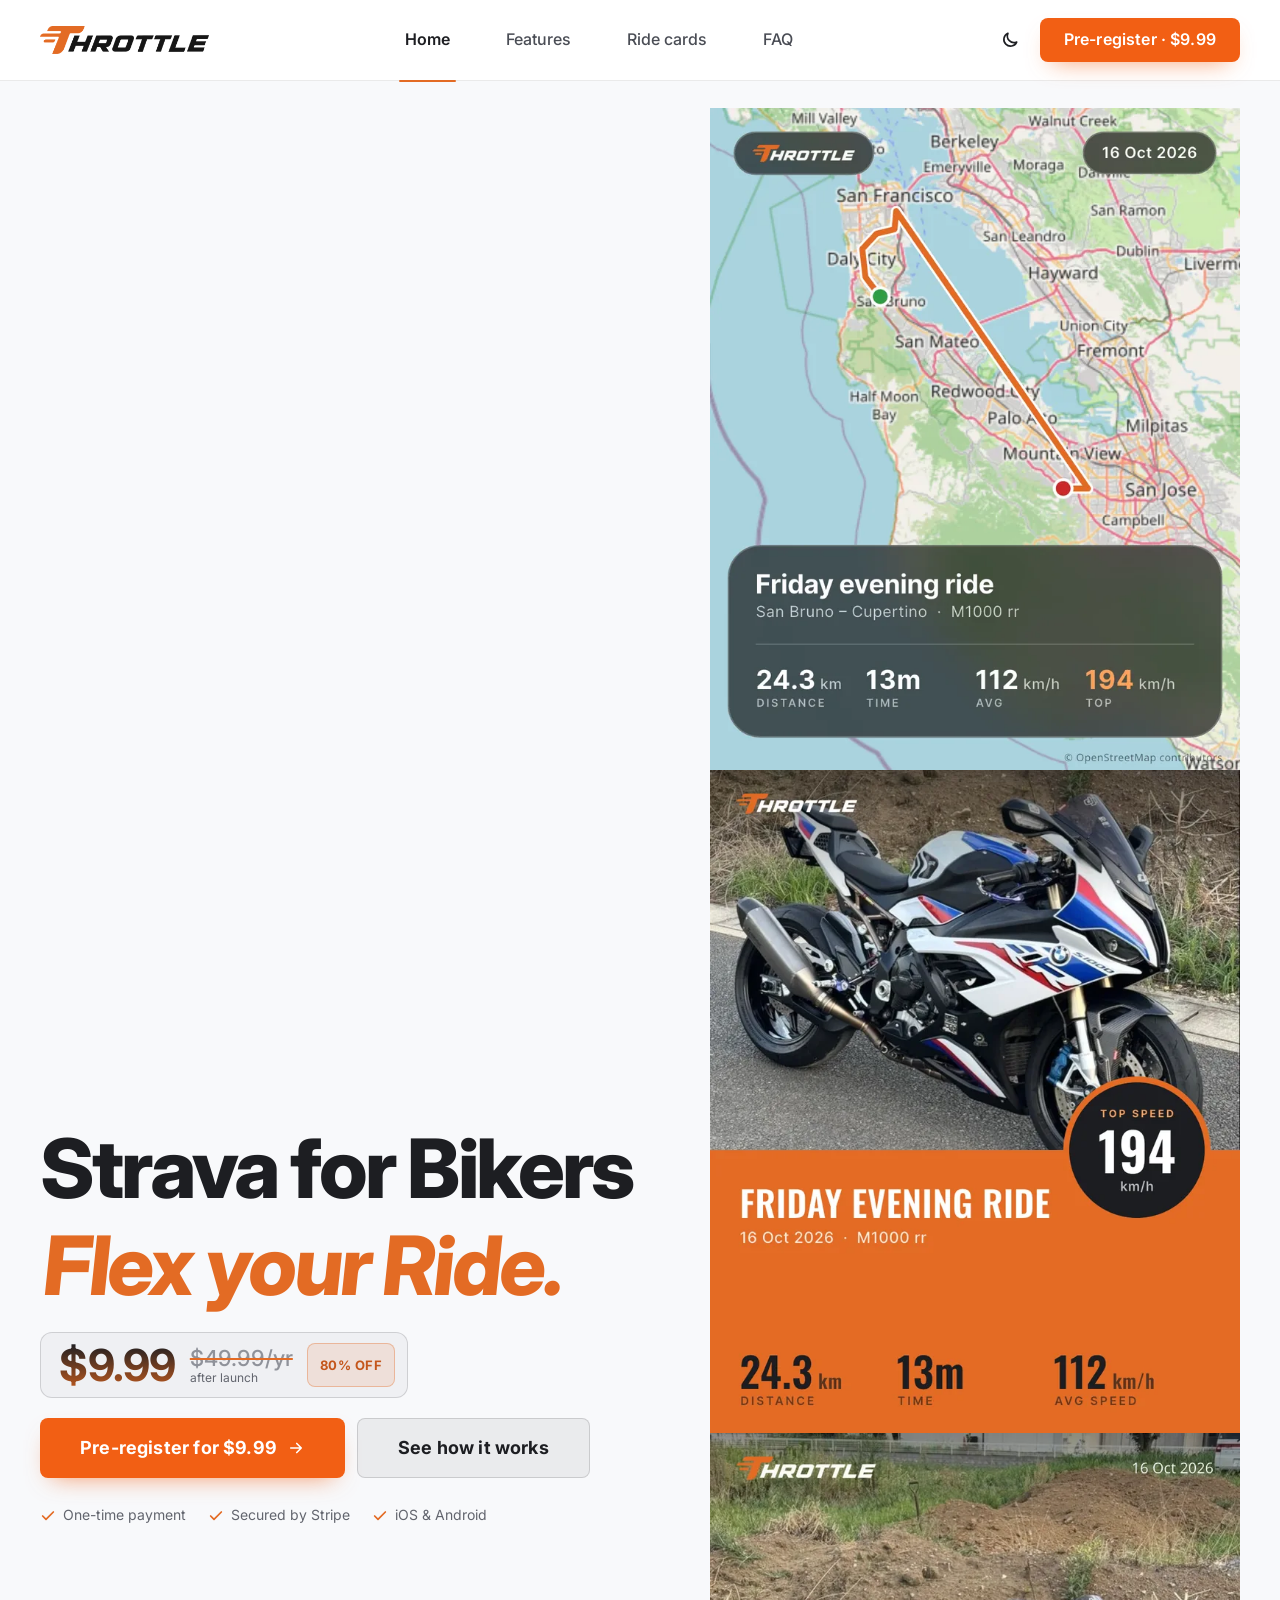
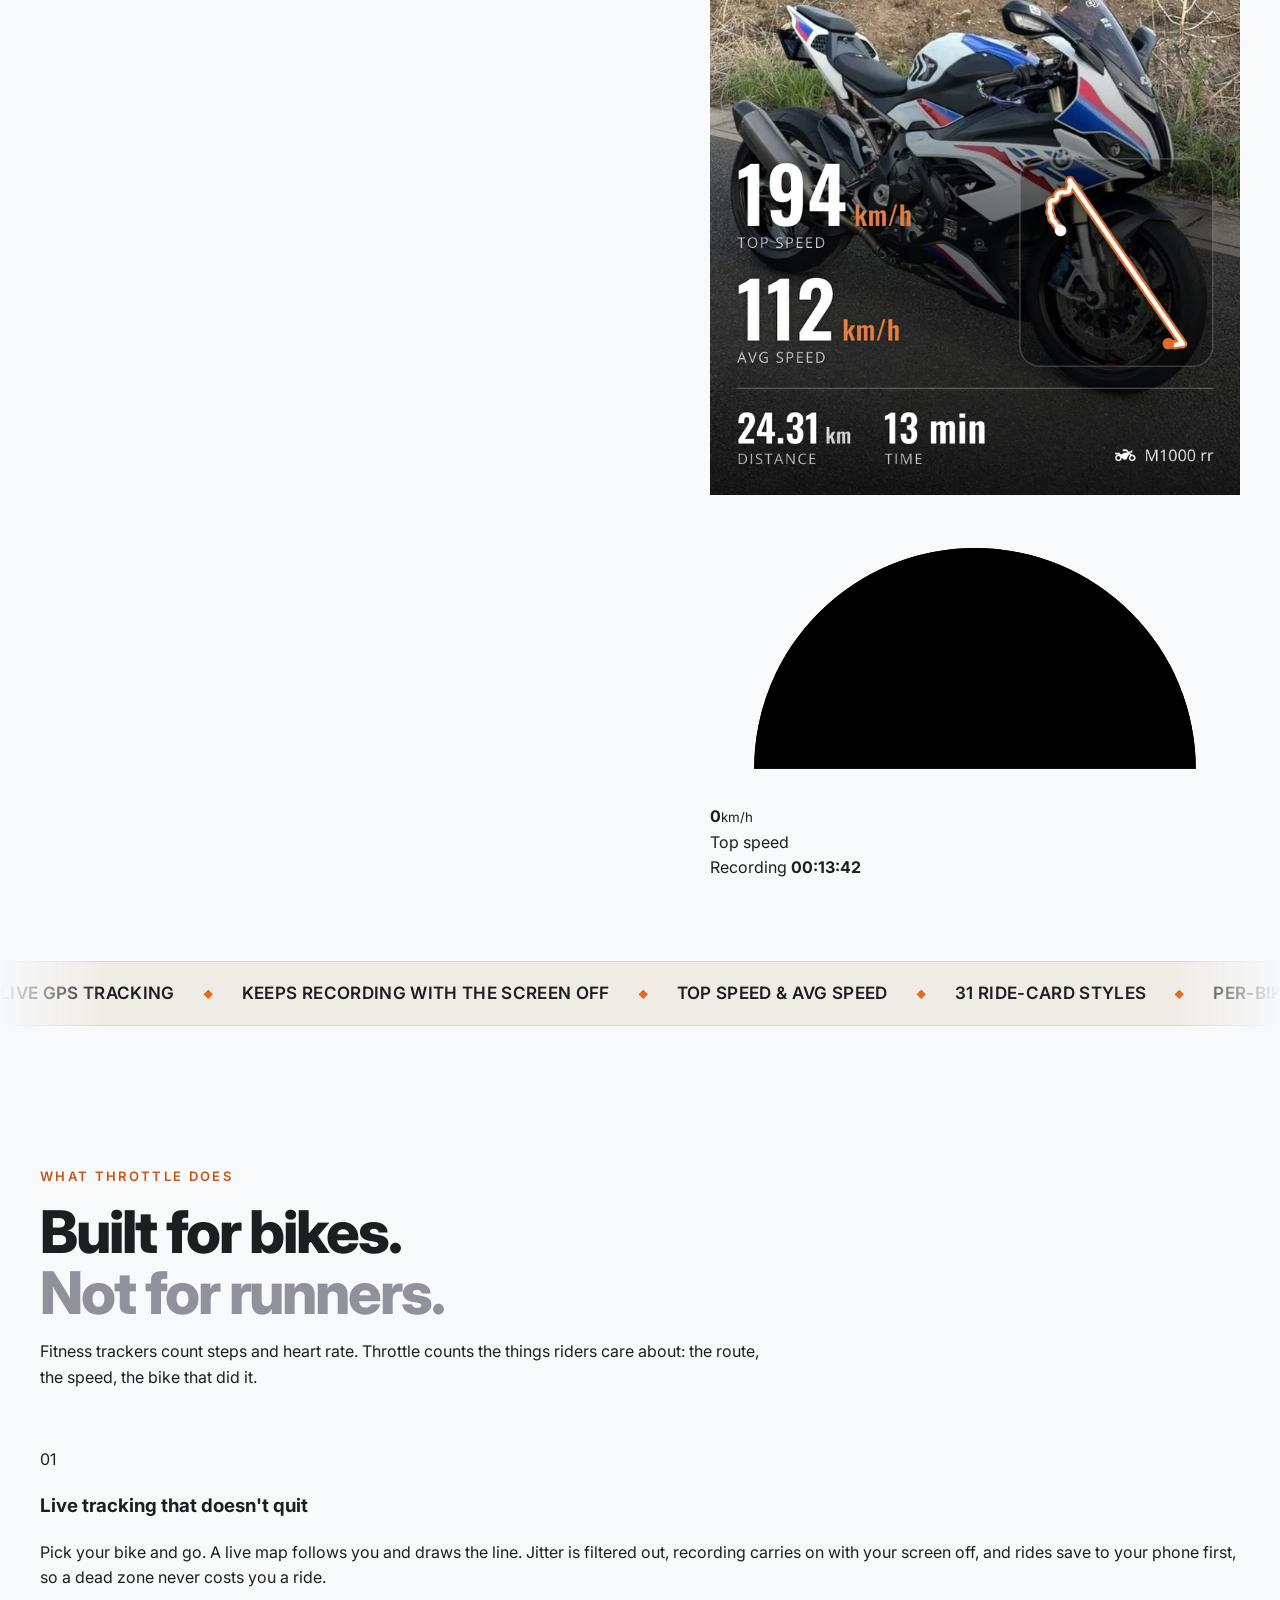
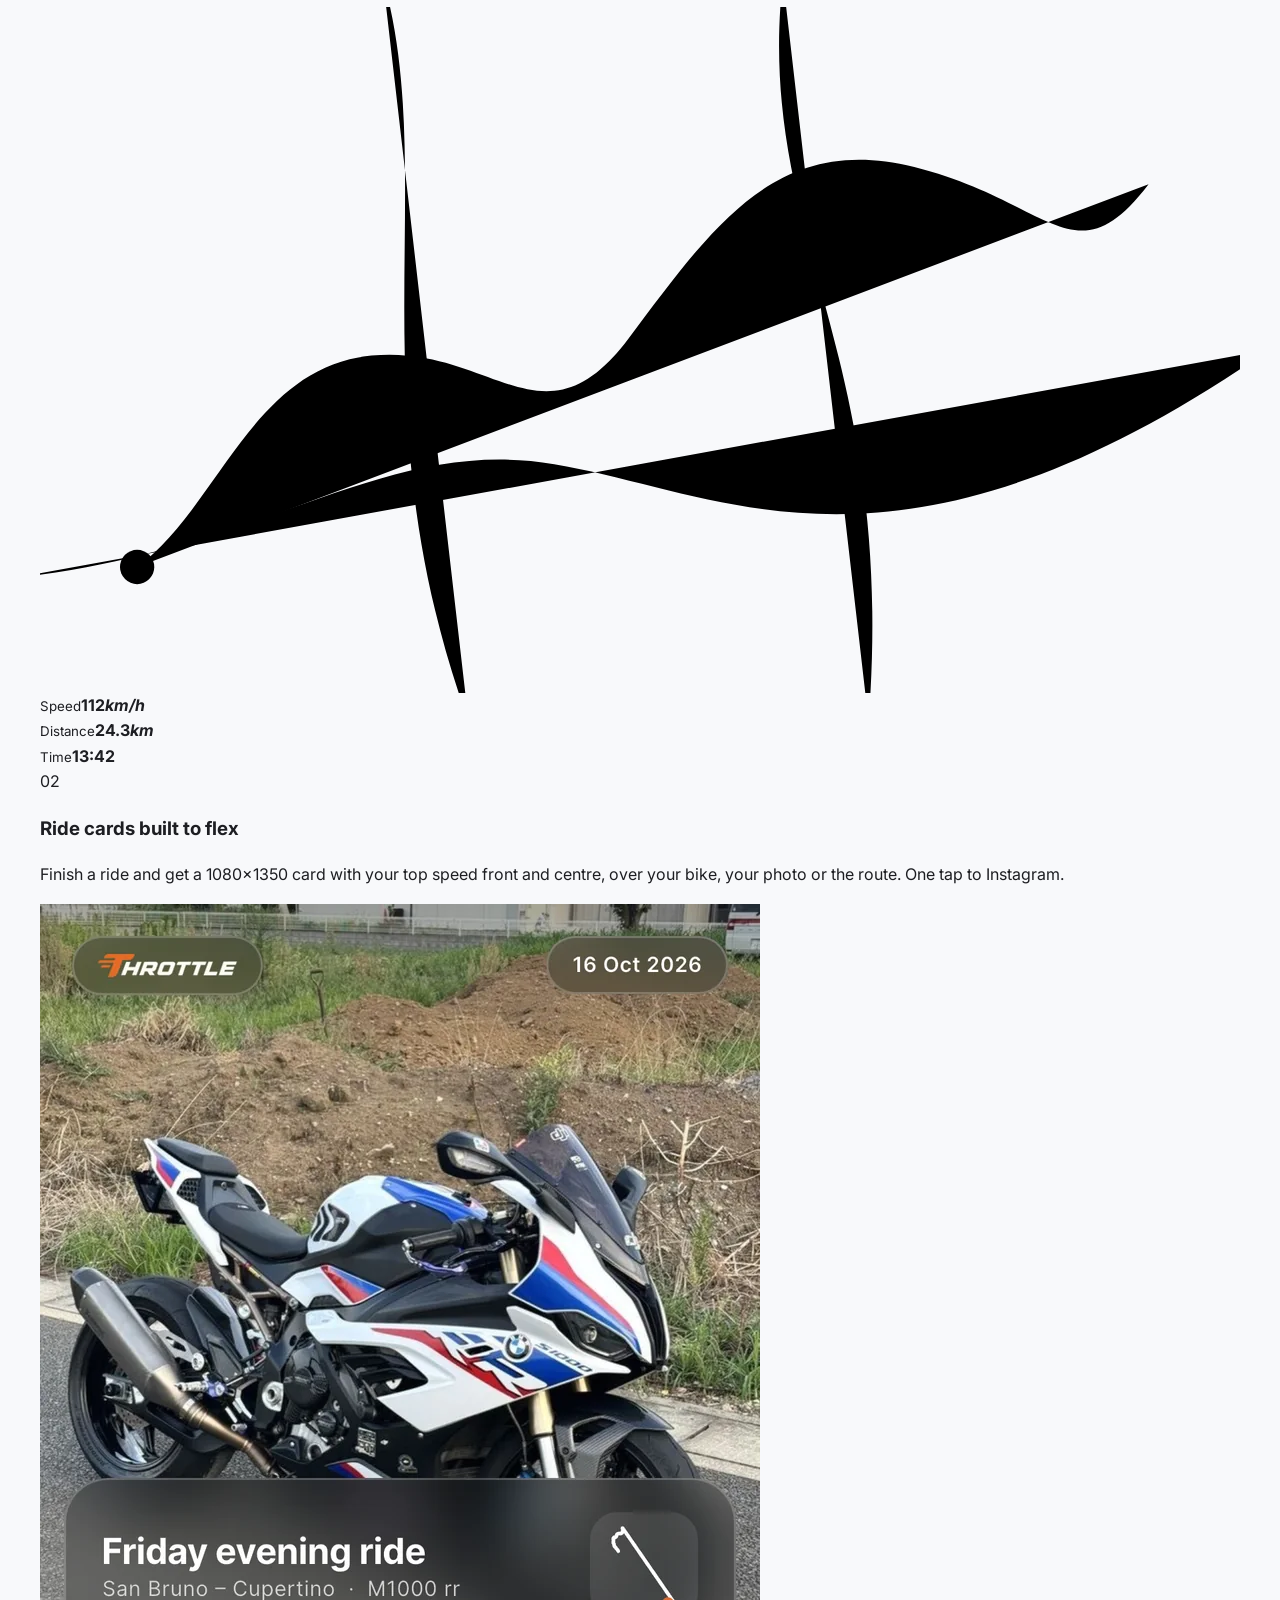
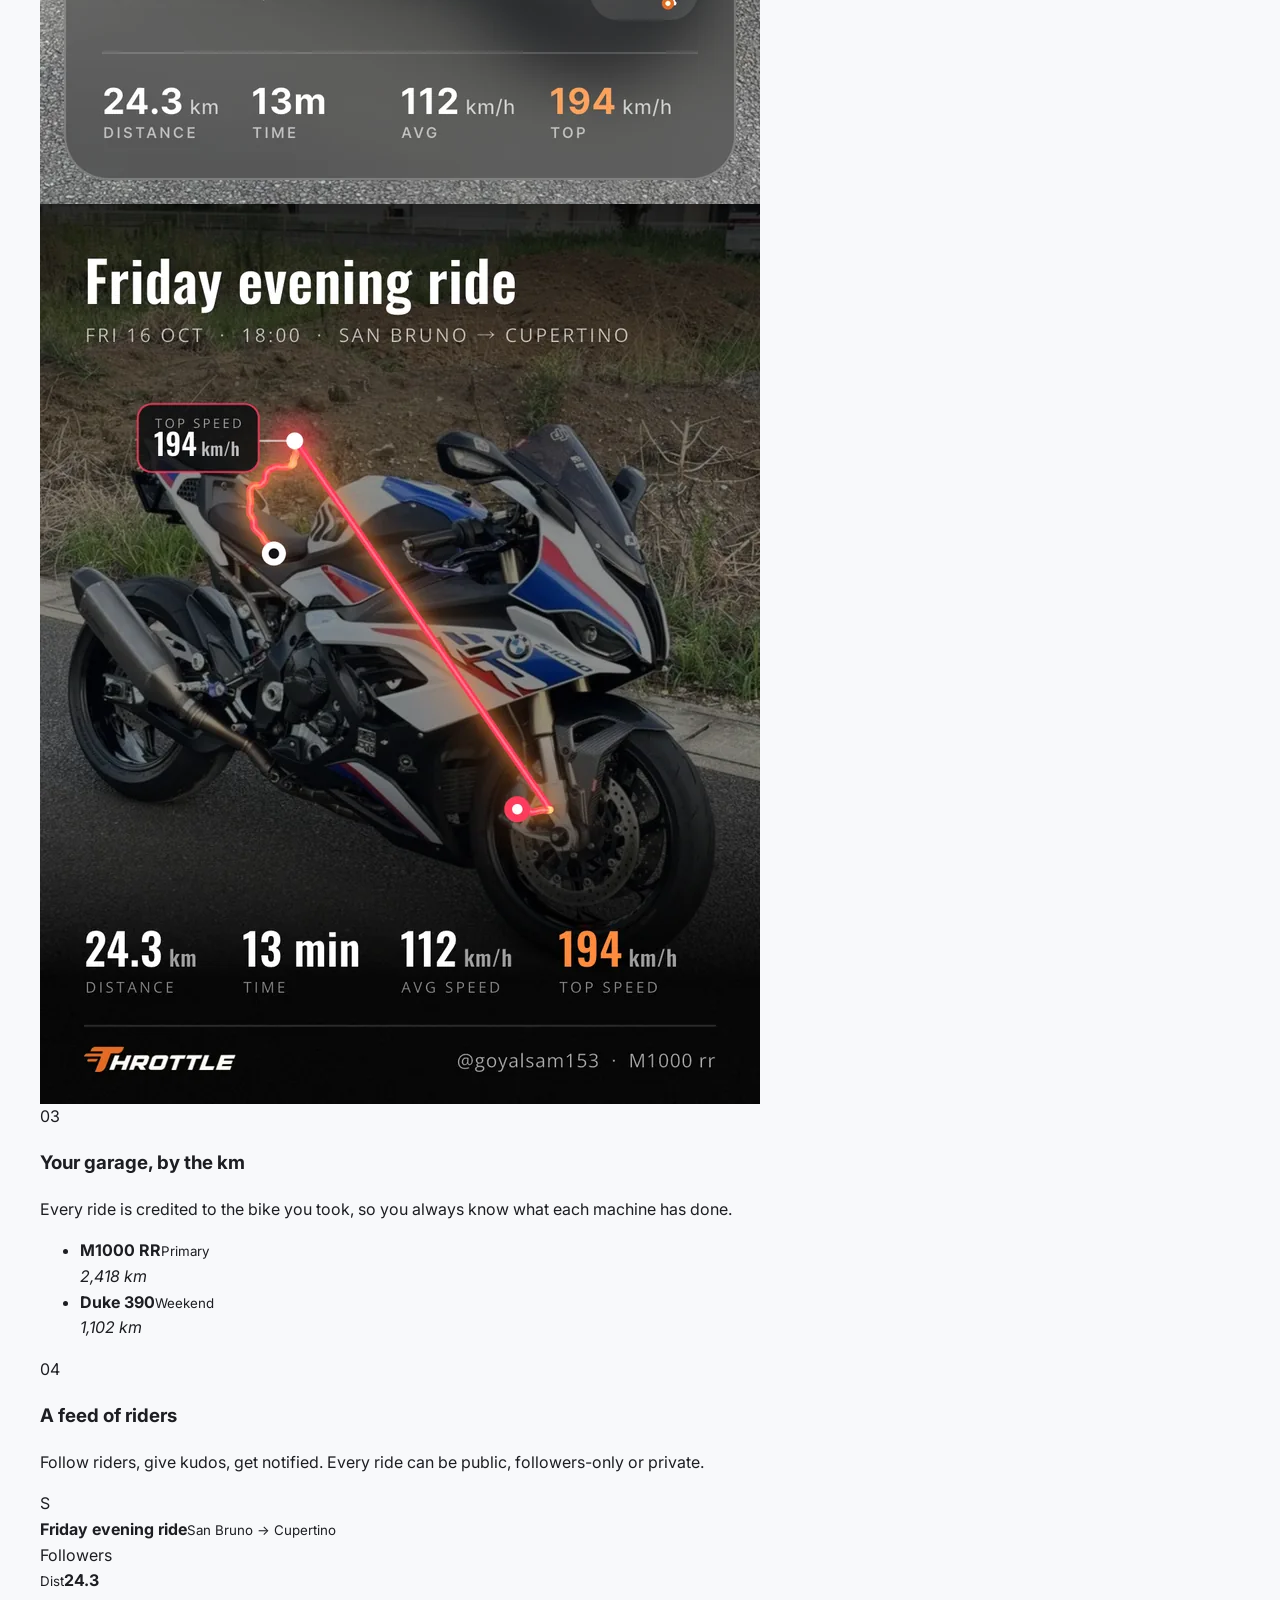
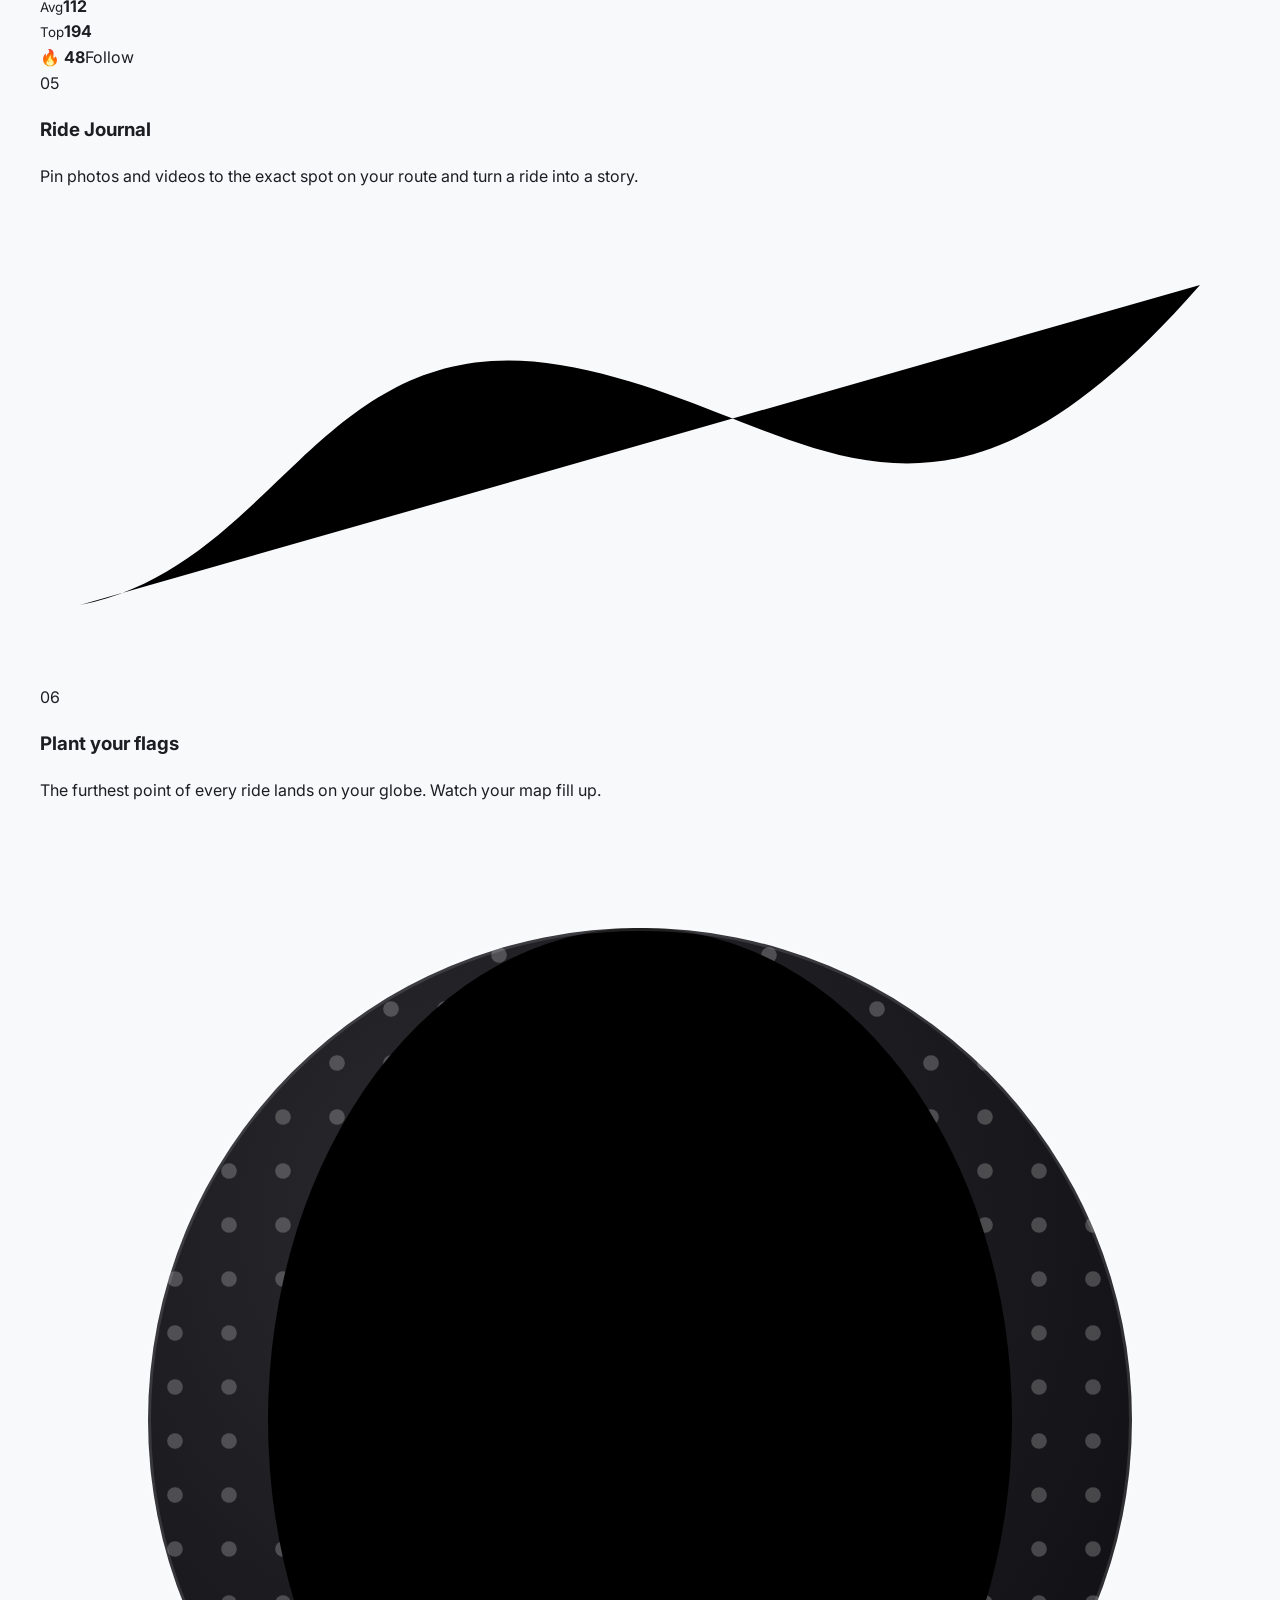
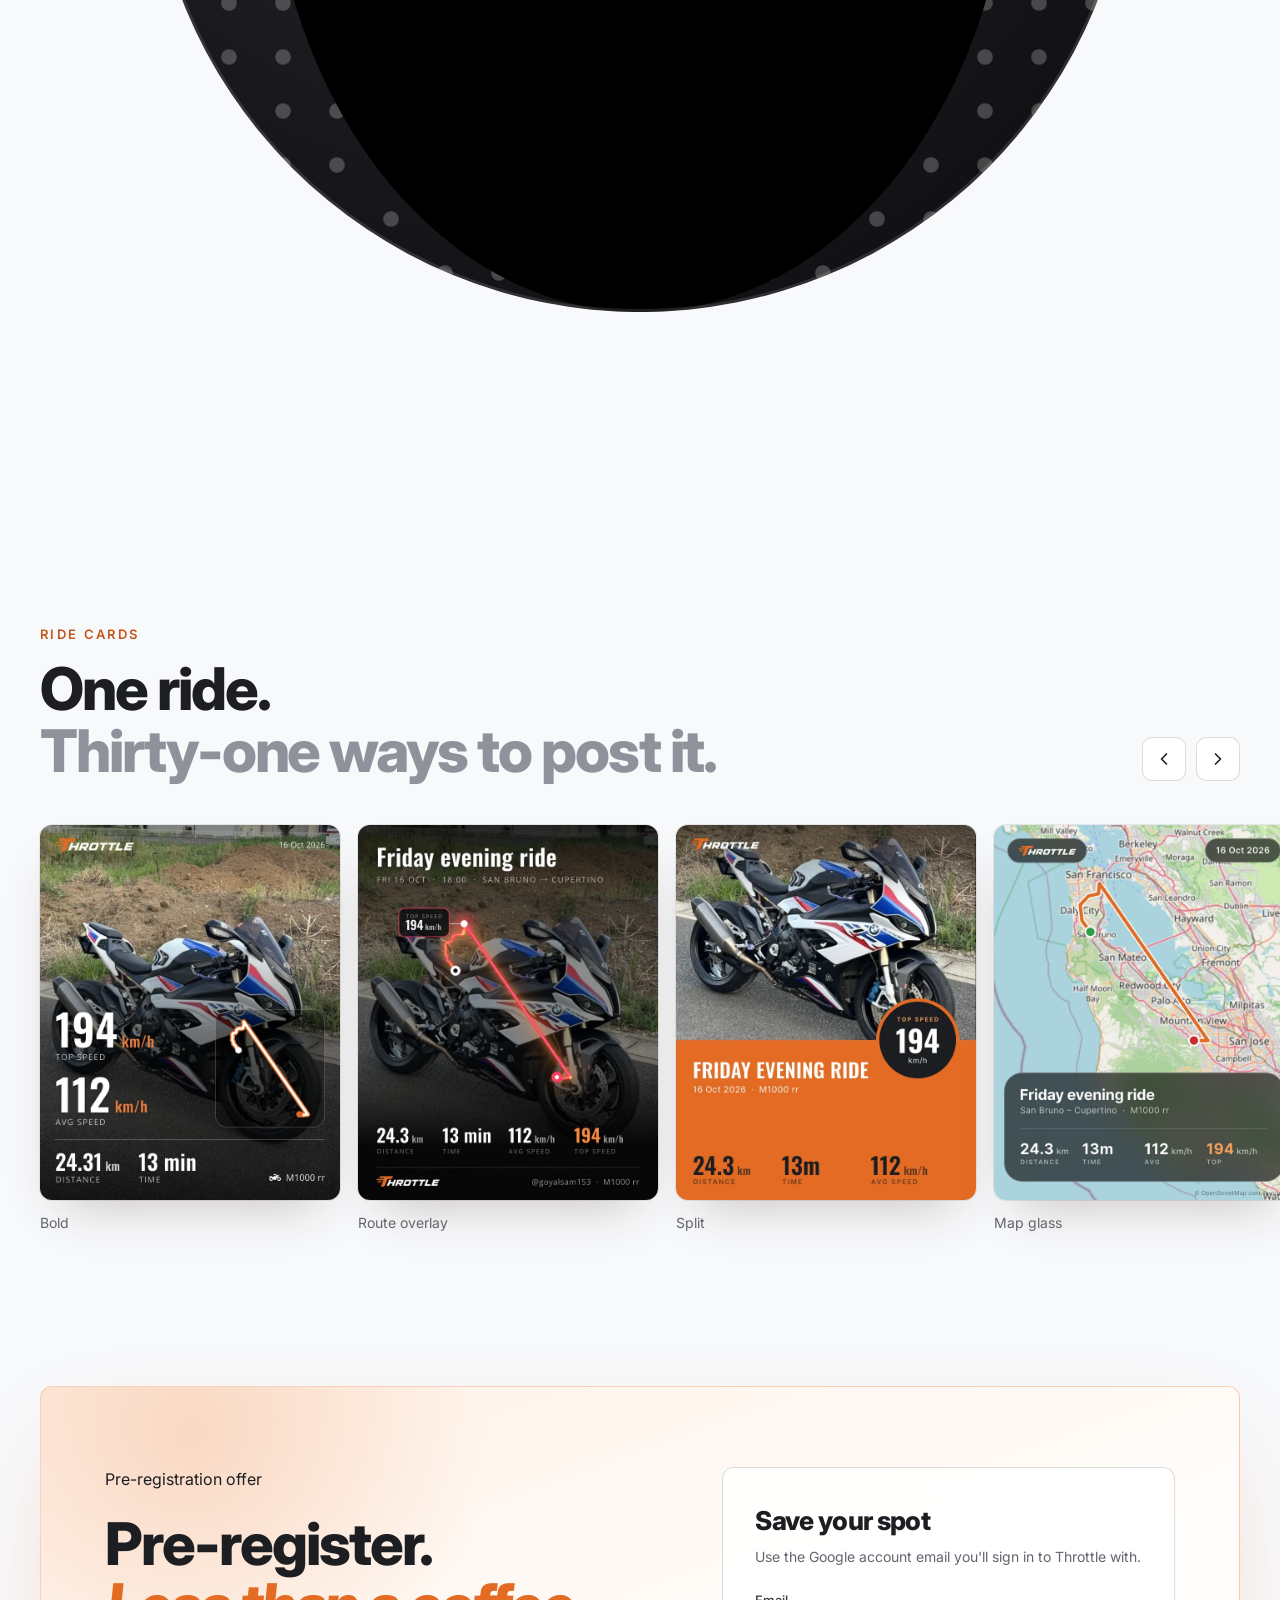
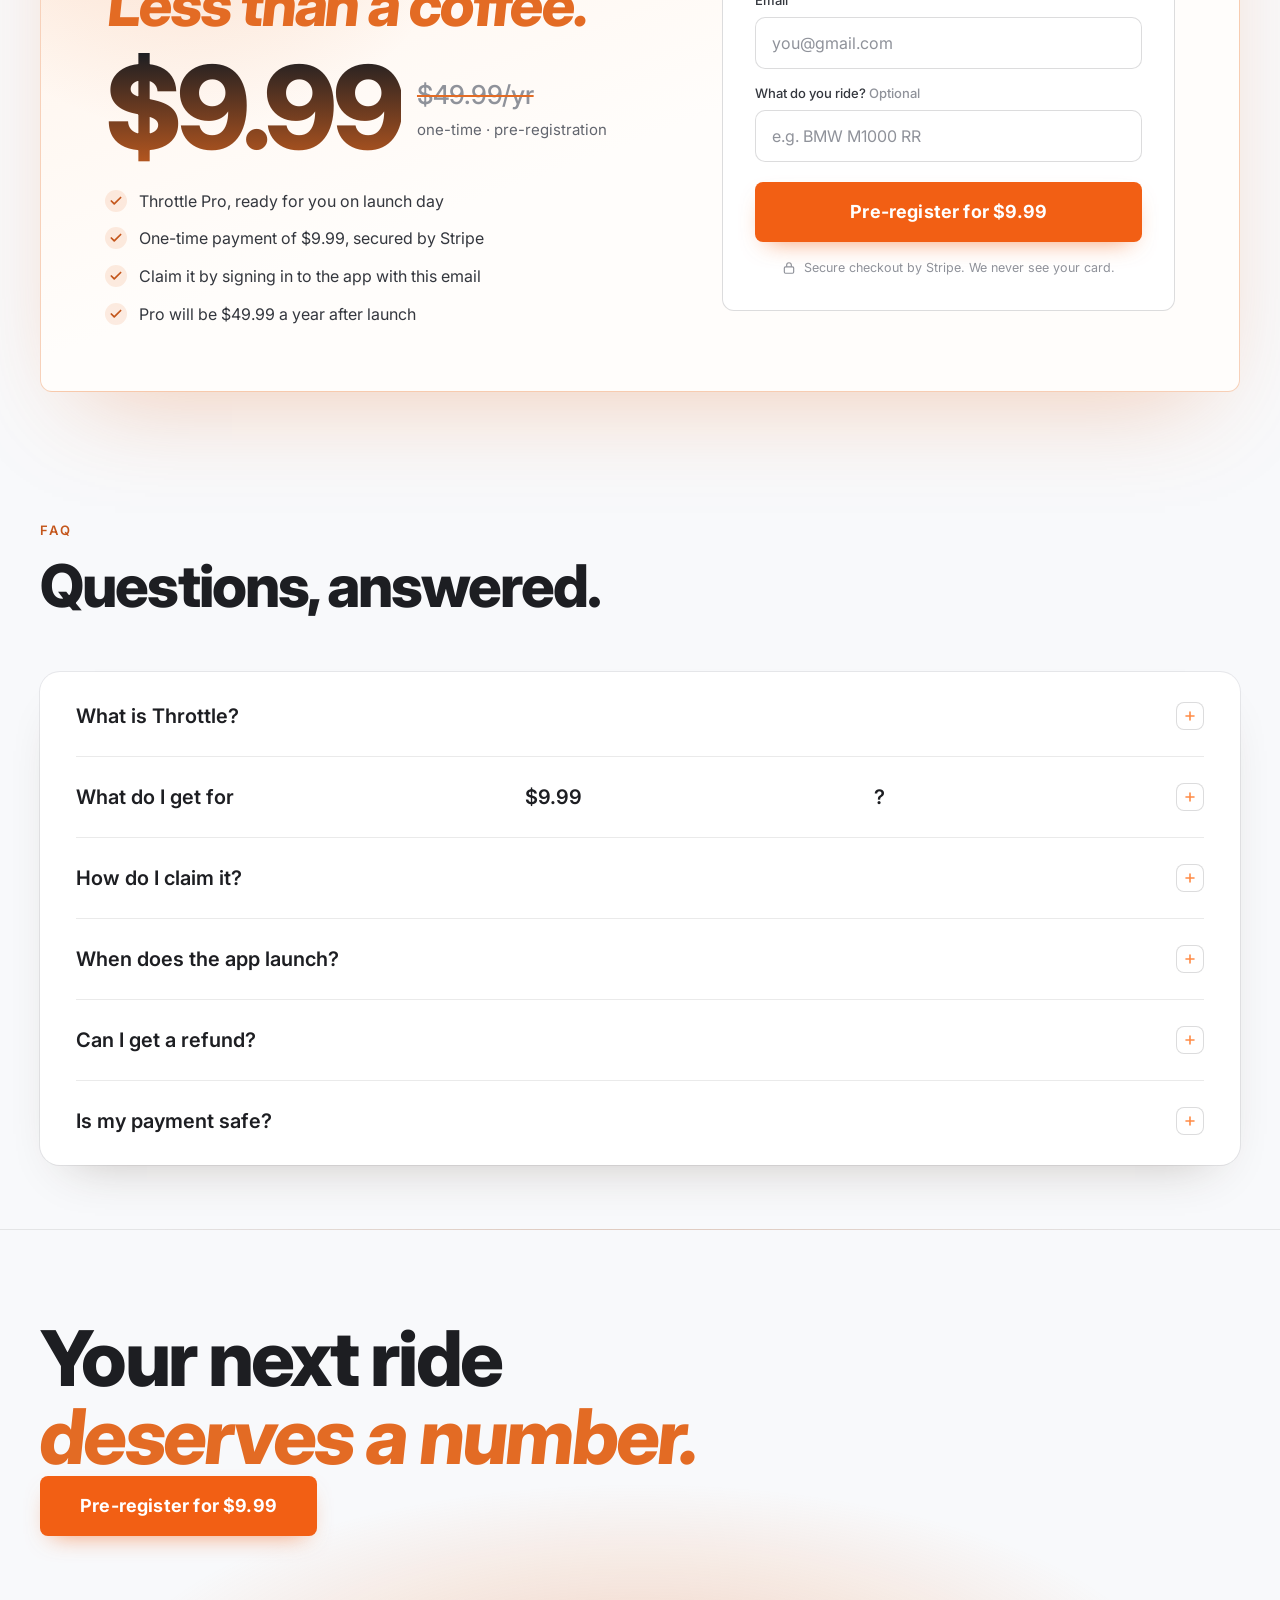
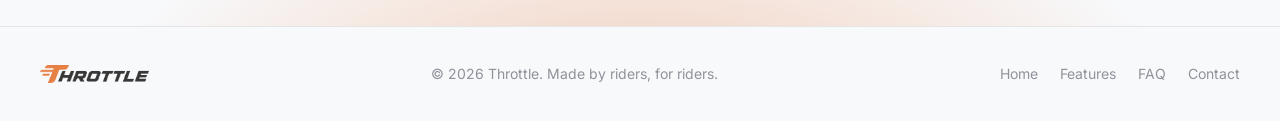
<file: index_old.html>
<!doctype html>
<html lang="en" data-theme="light">
<head>
  <meta charset="utf-8" />
  <meta name="viewport" content="width=device-width, initial-scale=1, viewport-fit=cover" />
  <title>Throttle: the ride tracker for motorcyclists</title>
  <meta name="description" content="Throttle records every motorcycle ride with GPS, turns it into a ride card that flexes your top speed, and connects you with riders who get it. Pre-register for $1.99 (Pro will be $15.99 a year)." />
  <meta name="theme-color" content="#f7f5f1" />
  <script>
    // Apply the saved theme before anything paints (light by default).
    (function () {
      var t = "light";
      try { t = localStorage.getItem("throttle_theme") === "dark" ? "dark" : "light"; } catch (e) {}
      document.documentElement.setAttribute("data-theme", t);
    })();
  </script>

  <meta property="og:type" content="website" />
  <meta property="og:title" content="Throttle: Strava for Bikers" />
  <meta property="og:description" content="The motorcycle app for tracking rides and sharing ride cards. Pre-register for $1.99. Pro will be $15.99 a year." />
  <meta property="og:image" content="assets/img/og-image.jpg" />
  <meta name="twitter:card" content="summary_large_image" />

  <link rel="icon" type="image/png" sizes="32x32" href="assets/img/favicon-32.png" />
  <link rel="apple-touch-icon" href="assets/img/apple-touch-icon.png" />

  <link rel="preconnect" href="https://fonts.googleapis.com" />
  <link rel="preconnect" href="https://fonts.gstatic.com" crossorigin />
  <link href="https://fonts.googleapis.com/css2?family=Inter:wght@400;500;600;700&family=Oswald:wght@500;600;700&display=swap" rel="stylesheet" />
  <link rel="preload" as="image" href="assets/img/cards/photo-bold.webp" type="image/webp" />
  <link rel="stylesheet" href="assets/css/styles.css?v=10" />
</head>
<body>
  <a class="skip" href="#main">Skip to content</a>

  <!-- ============================== NAV ============================== -->
  <header class="nav" id="nav">
    <div class="wrap nav__inner">
      <a href="#top" class="nav__logo" aria-label="Throttle home">
        <img class="logo-on-dark" src="assets/img/logo-light.png" alt="Throttle" width="640" height="114" />
        <img class="logo-on-light" src="assets/img/logo-dark.png" alt="Throttle" width="640" height="114" />
      </a>
      <nav class="nav__links" aria-label="Sections">
        <a href="#top">Home</a>
        <a href="#features">Features</a>
        <a href="#cards">Ride cards</a>
        <a href="#faq">FAQ</a>
      </nav>
      <div class="nav__right">
        <button type="button" class="iconbtn theme-toggle" id="themeToggle" aria-label="Switch to dark mode">
          <svg class="i-sun" viewBox="0 0 24 24" aria-hidden="true"><circle cx="12" cy="12" r="4"/><path d="M12 2v2M12 20v2M4.9 4.9l1.4 1.4M17.7 17.7l1.4 1.4M2 12h2M20 12h2M4.9 19.1l1.4-1.4M17.7 6.3l1.4-1.4"/></svg>
          <svg class="i-moon" viewBox="0 0 24 24" aria-hidden="true"><path d="M20 14.5A8 8 0 0 1 9.5 4a8 8 0 1 0 10.5 10.5Z"/></svg>
        </button>
        <a href="#enroll" class="btn btn--primary btn--sm" data-cta><span>Pre-register<span class="nav__price"> · <span data-price>$1.99</span></span></span></a>
      </div>
    </div>
  </header>

  <main id="main">
    <!-- ============================== HERO ============================== -->
    <section class="hero" id="top">
      <div class="hero__bg" aria-hidden="true">
        <div class="hero__grid"></div>
        <div class="hero__glow"></div>
        <div class="speedlines"><i></i><i></i><i></i><i></i><i></i></div>
      </div>

      <div class="wrap hero__inner">
        <div class="hero__copy">
          <div style="height:50px"></div>
          <!-- <p class="chip chip--live"><span class="dot"></span>The app for motorcycle riders</p> -->
          <h1 class="hero__title">
            Strava for Bikers
          <div style="height:20px"></div>

            <span class="slant">Flex your Ride.</span>
          </h1>
          <div class="hero__price">
            <span class="hero__price-now" data-price>$1.99</span>
            <span class="hero__price-was"><s data-launch-price>$15.99/yr</s><small>after launch</small></span>
            <span class="hero__price-off" data-discount hidden></span>
          </div>
          <div class="hero__ctas">
            <a href="#enroll" class="btn btn--primary btn--lg" data-cta>
              <span>Pre-register for <span data-price>$1.99</span></span>
              <svg viewBox="0 0 24 24" aria-hidden="true"><path d="M5 12h14M13 6l6 6-6 6"/></svg>
            </a>
            <a href="#features" class="btn btn--ghost btn--lg">See how it works</a>
          </div>
          <ul class="hero__meta">
            <li><svg viewBox="0 0 24 24" aria-hidden="true"><path d="M20 6 9 17l-5-5"/></svg>One-time payment</li>
            <li><svg viewBox="0 0 24 24" aria-hidden="true"><path d="M20 6 9 17l-5-5"/></svg>Secured by Stripe</li>
            <li><svg viewBox="0 0 24 24" aria-hidden="true"><path d="M20 6 9 17l-5-5"/></svg>iOS &amp; Android</li>
          </ul>
          <p class="hero__count" id="heroCount" hidden><b data-count>0</b> riders already pre-registered</p>
        </div>

        <div class="hero__visual" aria-label="Examples of Throttle ride cards">
          <div class="fan">
            <picture class="fan__card fan__card--l">
              <source srcset="assets/img/cards/map-glass.webp" type="image/webp" />
              <img src="assets/img/cards/map-glass.jpg" alt="Ride card with the route on a map" width="720" height="900" />
            </picture>
            <picture class="fan__card fan__card--r">
              <source srcset="assets/img/cards/orange-split.webp" type="image/webp" />
              <img src="assets/img/cards/orange-split.jpg" alt="Orange ride card showing a 194 km/h top speed" width="720" height="900" />
            </picture>
            <picture class="fan__card fan__card--c">
              <source srcset="assets/img/cards/photo-bold.webp" type="image/webp" />
              <img src="assets/img/cards/photo-bold.jpg" alt="Ride card over a bike photo: 194 km/h top speed, 112 km/h average" width="720" height="900" fetchpriority="high" />
            </picture>

            <div class="float float--gauge keep-dark" aria-hidden="true">
              <svg viewBox="0 0 120 70" class="gauge">
                <path class="gauge__track" d="M10 62a50 50 0 0 1 100 0" />
                <path class="gauge__fill" d="M10 62a50 50 0 0 1 100 0" pathLength="100" />
              </svg>
              <div class="gauge__read"><b data-speed>0</b><small>km/h</small></div>
              <span class="float__label">Top speed</span>
            </div>
            <div class="float float--rec keep-dark" aria-hidden="true">
              <span class="rec-dot"></span>Recording <b data-clock>00:13:42</b>
            </div>
          <!--   <div class="float float--kudos keep-dark" aria-hidden="true">
              <span class="kudos-ico">🔥</span><span><b>+12 kudos</b><small>on Friday evening ride</small></span>
            </div> -->
          </div>
        </div>
      </div>
    </section>

    <!-- ============================== MARQUEE ============================== -->
    <div class="marquee" aria-label="Highlights">
      <div class="marquee__track" data-marquee>
        <span>Live GPS tracking</span><i>◆</i>
        <span>Keeps recording with the screen off</span><i>◆</i>
        <span>Top speed &amp; avg speed</span><i>◆</i>
        <span>31 ride-card styles</span><i>◆</i>
        <span>Per-bike km in your garage</span><i>◆</i>
        <span>Ride Journal</span><i>◆</i>
        <span>Flags on a globe</span><i>◆</i>
        <span>Follow riders · give kudos</span><i>◆</i>
      </div>
    </div>

    <!-- ============================== FEATURES ============================== -->
    <section class="section" id="features">
      <div class="wrap">
        <header class="section__head reveal">
          <p class="eyebrow">What Throttle does</p>
          <h2 class="h2">Built for bikes.<br /><span class="muted">Not for runners.</span></h2>
          <p class="section__lede">Fitness trackers count steps and heart rate. Throttle counts the things riders care about: the route, the speed, the bike that did it.</p>
        </header>

        <div class="bento">
          <!-- Live tracking -->
          <article class="tile tile--track reveal">
            <div class="tile__text">
              <span class="tile__num">01</span>
              <h3>Live tracking that doesn't quit</h3>
              <p>Pick your bike and go. A live map follows you and draws the line. Jitter is filtered out, recording carries on with your screen off, and rides save to your phone first, so a dead zone never costs you a ride.</p>
            </div>
            <div class="trackviz keep-dark" aria-hidden="true">
              <svg viewBox="0 0 420 240" preserveAspectRatio="xMidYMid slice">
                <defs>
                  <pattern id="mapgrid" width="28" height="28" patternUnits="userSpaceOnUse">
                    <path d="M28 0H0V28" fill="none" stroke="rgba(255,255,255,.06)" />
                  </pattern>
                  <linearGradient id="routeGrad" x1="0" x2="1">
                    <stop offset="0" stop-color="#ff9a52" />
                    <stop offset="1" stop-color="#e36b24" />
                  </linearGradient>
                </defs>
                <rect width="420" height="240" fill="url(#mapgrid)" />
                <path class="road" d="M-10 200 C80 190 120 150 180 160 S300 210 430 120" />
                <path class="road" d="M120 -10 C140 60 110 140 150 250" />
                <path class="road road--thin" d="M260 -10 C250 80 300 120 290 250" />
                <path class="route" d="M34 196 C62 176 74 126 116 122 S176 156 206 116 S258 44 306 56 S362 96 388 62" />
                <circle cx="34" cy="196" r="6" class="pin-start" />
              </svg>
              <span class="trackviz__dot"></span>
              <div class="readout">
                <div><small>Speed</small><b>112<i>km/h</i></b></div>
                <div><small>Distance</small><b>24.3<i>km</i></b></div>
                <div><small>Time</small><b>13:42</b></div>
              </div>
            </div>
          </article>

          <!-- Ride cards -->
          <article class="tile tile--cards reveal">
            <div class="tile__text">
              <span class="tile__num">02</span>
              <h3>Ride cards built to flex</h3>
              <p>Finish a ride and get a 1080×1350 card with your top speed front and centre, over your bike, your photo or the route. One tap to Instagram.</p>
            </div>
            <div class="cardstack" aria-hidden="true">
              <picture><source srcset="assets/img/cards/photo-glass.webp" type="image/webp" /><img src="assets/img/cards/photo-glass.jpg" alt="" loading="lazy" width="720" height="900" /></picture>
              <picture><source srcset="assets/img/cards/route-overlay.webp" type="image/webp" /><img src="assets/img/cards/route-overlay.jpg" alt="" loading="lazy" width="720" height="900" /></picture>
            </div>
          </article>

          <!-- Garage -->
          <article class="tile tile--garage reveal">
            <div class="tile__text">
              <span class="tile__num">03</span>
              <h3>Your garage, by the km</h3>
              <p>Every ride is credited to the bike you took, so you always know what each machine has done.</p>
            </div>
            <ul class="garage" aria-hidden="true">
              <li><span class="garage__bike" style="--img:url(../img/cards/photo-glass.webp)"></span><div><b>M1000 RR</b><small>Primary</small><div class="bar"><i style="--w:86%"></i></div></div><em>2,418 km</em></li>
              <li><span class="garage__bike garage__bike--alt" style="--img:url(../img/cards/orange-split.webp)"></span><div><b>Duke 390</b><small>Weekend</small><div class="bar"><i style="--w:41%"></i></div></div><em>1,102 km</em></li>
            </ul>
          </article>

          <!-- Social -->
          <article class="tile tile--social reveal">
            <div class="tile__text">
              <span class="tile__num">04</span>
              <h3>A feed of riders</h3>
              <p>Follow riders, give kudos, get notified. Every ride can be public, followers-only or private.</p>
            </div>
            <div class="post" aria-hidden="true">
              <div class="post__head">
                <span class="avatar">S</span>
                <div><b>Friday evening ride</b><small>San Bruno → Cupertino</small></div>
                <span class="vis">Followers</span>
              </div>
              <div class="post__stats"><div><small>Dist</small><b>24.3</b></div><div><small>Avg</small><b>112</b></div><div><small>Top</small><b class="o">194</b></div></div>
              <div class="post__foot"><span class="kudo">🔥 <b data-kudos>47</b></span><span class="follow">Follow</span></div>
            </div>
          </article>

          <!-- Journal -->
          <article class="tile tile--journal reveal">
            <div class="tile__text">
              <span class="tile__num">05</span>
              <h3>Ride Journal</h3>
              <p>Pin photos and videos to the exact spot on your route and turn a ride into a story.</p>
            </div>
            <div class="journal" aria-hidden="true">
              <svg viewBox="0 0 300 120"><path d="M10 100 C60 90 70 30 130 40 S220 100 290 20" /></svg>
              <span class="jpin" style="--x:22%;--y:52%;--img:url(../img/cards/photo-stack.webp)"></span>
              <span class="jpin" style="--x:56%;--y:44%;--img:url(../img/cards/photo-bold.webp)"></span>
              <span class="jpin" style="--x:88%;--y:10%;--img:url(../img/cards/photo-glass.webp)"></span>
            </div>
          </article>

          <!-- Flags -->
          <article class="tile tile--flags reveal">
            <div class="tile__text">
              <span class="tile__num">06</span>
              <h3>Plant your flags</h3>
              <p>The furthest point of every ride lands on your globe. Watch your map fill up.</p>
            </div>
            <div class="globe keep-dark" aria-hidden="true">
              <svg viewBox="0 0 200 200">
                <defs>
                  <clipPath id="globeClip"><circle cx="100" cy="100" r="82" /></clipPath>
                  <radialGradient id="globeShade" cx="35%" cy="30%" r="80%">
                    <stop offset="0" stop-color="#2a2a30" />
                    <stop offset="1" stop-color="#101013" />
                  </radialGradient>
                  <pattern id="dots" width="9" height="9" patternUnits="userSpaceOnUse"><circle cx="4.5" cy="4.5" r="1.3" fill="rgba(255,255,255,.22)" /></pattern>
                </defs>
                <circle cx="100" cy="100" r="82" fill="url(#globeShade)" />
                <g clip-path="url(#globeClip)">
                  <g class="globe__spin">
                    <rect x="-200" y="0" width="600" height="200" fill="url(#dots)" />
                  </g>
                  <ellipse cx="100" cy="100" rx="30" ry="82" class="meridian" />
                  <ellipse cx="100" cy="100" rx="62" ry="82" class="meridian" />
                  <path d="M18 100h164M30 60h140M30 140h140" class="meridian" />
                </g>
                <circle cx="100" cy="100" r="82" fill="none" stroke="rgba(255,255,255,.12)" />
                <g class="flag" style="--d:0s"><path d="M78 76v-18l12 5-12 5" /></g>
                <g class="flag" style="--d:.4s"><path d="M124 104v-18l12 5-12 5" /></g>
                <g class="flag" style="--d:.8s"><path d="M96 132v-18l12 5-12 5" /></g>
              </svg>
            </div>
          </article>
        </div>
      </div>
    </section>

    <!-- ============================== CARD GALLERY ============================== -->
    <section class="section section--tight" id="cards">
      <div class="wrap">
        <header class="section__head section__head--row reveal">
          <div>
            <p class="eyebrow">Ride cards</p>
            <h2 class="h2">One ride.<br /><span class="muted">Thirty-one ways to post it.</span></h2>
          </div>
          <div class="rail-ctrl">
            <button class="iconbtn" data-rail="-1" aria-label="Previous cards"><svg viewBox="0 0 24 24"><path d="M15 6l-6 6 6 6"/></svg></button>
            <button class="iconbtn" data-rail="1" aria-label="Next cards"><svg viewBox="0 0 24 24"><path d="M9 6l6 6-6 6"/></svg></button>
          </div>
        </header>
      </div>
      <div class="rail" id="rail" tabindex="0" aria-label="Ride card styles">
        <figure><picture><source srcset="assets/img/cards/photo-bold.webp" type="image/webp" /><img src="assets/img/cards/photo-bold.jpg" alt="Bold numbers over a bike photo" loading="lazy" width="720" height="900" /></picture><figcaption>Bold</figcaption></figure>
        <figure><picture><source srcset="assets/img/cards/route-overlay.webp" type="image/webp" /><img src="assets/img/cards/route-overlay.jpg" alt="Route traced over the bike photo" loading="lazy" width="720" height="900" /></picture><figcaption>Route overlay</figcaption></figure>
        <figure><picture><source srcset="assets/img/cards/orange-split.webp" type="image/webp" /><img src="assets/img/cards/orange-split.jpg" alt="Half photo, half orange panel with stats" loading="lazy" width="720" height="900" /></picture><figcaption>Split</figcaption></figure>
        <figure><picture><source srcset="assets/img/cards/map-glass.webp" type="image/webp" /><img src="assets/img/cards/map-glass.jpg" alt="Route on a map under a glass panel" loading="lazy" width="720" height="900" /></picture><figcaption>Map glass</figcaption></figure>
        <figure><picture><source srcset="assets/img/cards/photo-glass.webp" type="image/webp" /><img src="assets/img/cards/photo-glass.jpg" alt="Bike photo under a glass stats panel" loading="lazy" width="720" height="900" /></picture><figcaption>Photo glass</figcaption></figure>
        <figure><picture><source srcset="assets/img/cards/map-stack.webp" type="image/webp" /><img src="assets/img/cards/map-stack.jpg" alt="Stacked stats over a map" loading="lazy" width="720" height="900" /></picture><figcaption>Map stack</figcaption></figure>
        <figure><picture><source srcset="assets/img/cards/photo-stack.webp" type="image/webp" /><img src="assets/img/cards/photo-stack.jpg" alt="Stacked stats over a bike photo" loading="lazy" width="720" height="900" /></picture><figcaption>Photo stack</figcaption></figure>
      </div>
    </section>

    <!-- ============================== OFFER ============================== -->
    <section class="section" id="enroll">
      <div class="wrap">
        <div class="offer reveal">
          <div class="offer__glow" aria-hidden="true"></div>
          <div class="offer__left">
            <p class="chip chip--orange">Pre-registration offer</p>
            <h2 class="h2 offer__title">Pre-register.<br /><span class="slant">Less than a coffee.</span></h2>
            <div class="price">
              <span class="price__big" data-price>$1.99</span>
              <span class="price__side">
                <s data-launch-price>$15.99/yr</s>
                <small>one-time · pre-registration</small>
              </span>
            </div>
            <ul class="perks">
              <li><svg viewBox="0 0 24 24" aria-hidden="true"><path d="M20 6 9 17l-5-5"/></svg><span>Throttle Pro, ready for you on launch day</span></li>
              <li><svg viewBox="0 0 24 24" aria-hidden="true"><path d="M20 6 9 17l-5-5"/></svg><span>One-time payment of <span data-price>$1.99</span>, secured by Stripe</span></li>
              <li><svg viewBox="0 0 24 24" aria-hidden="true"><path d="M20 6 9 17l-5-5"/></svg><span>Claim it by signing in to the app with this email</span></li>
              <li><svg viewBox="0 0 24 24" aria-hidden="true"><path d="M20 6 9 17l-5-5"/></svg><span>Pro will be <span data-launch-text>$15.99 a year</span> after launch</span></li>
            </ul>
          </div>

          <form class="enroll" id="enrollForm" novalidate>
            <h3>Save your spot</h3>
            <p class="enroll__sub">Use the Google account email you'll sign in to Throttle with.</p>
            <label class="field">
              <span>Email</span>
              <input type="email" name="email" id="email" autocomplete="email" inputmode="email" placeholder="you@gmail.com" required maxlength="254" />
            </label>
            <label class="field">
              <span>What do you ride? <em>Optional</em></span>
              <input type="text" name="bike" autocomplete="off" placeholder="e.g. BMW M1000 RR" maxlength="80" />
            </label>
            <button type="submit" class="btn btn--primary btn--lg btn--block" id="enrollBtn">
              <span class="btn__label">Pre-register for <span data-price>$1.99</span></span>
              <span class="spinner" aria-hidden="true"></span>
            </button>
            <p class="form-msg" id="formMsg" role="status" aria-live="polite"></p>
            <p class="secure">
              <svg viewBox="0 0 24 24" aria-hidden="true"><rect x="4" y="10" width="16" height="11" rx="2"/><path d="M8 10V7a4 4 0 0 1 8 0v3"/></svg>
              Secure checkout by Stripe. We never see your card.
            </p>
          </form>
        </div>
      </div>
    </section>

    <!-- ============================== FAQ ============================== -->
    <section class="section section--tight" id="faq">
      <div class="wrap wrap--narrow">
        <header class="section__head reveal">
          <p class="eyebrow">FAQ</p>
          <h2 class="h2">Questions, answered.</h2>
        </header>
        <div class="faq reveal">
          <details>
            <summary>What is Throttle?</summary>
            <p>A ride tracker and social app made for motorcycles. It records your route, distance, time, average and top speed with GPS, makes a shareable ride card from every ride, keeps per-bike kilometres in your garage, and lets you follow other riders.</p>
          </details>
          <details>
            <summary>What do I get for <span data-price>$1.99</span>?</summary>
            <p>Throttle Pro, ready on your account the day the app launches. Pre-registering costs <span data-price>$1.99</span>, once; after launch, Pro costs <span data-launch-text>$15.99 a year</span>.</p>
          </details>
          <details>
            <summary>How do I claim it?</summary>
            <p>Sign in to the Throttle app with the same email you used here. Your pre-registration is attached to your account automatically.</p>
          </details>
          <details>
            <summary>When does the app launch?</summary>
            <p>We're in final testing on iOS and Android. Founding riders hear first, by email, the day it's out.</p>
          </details>
          <details>
            <summary>Can I get a refund?</summary>
            <p>Yes. Reply to your Stripe receipt and we'll refund you, no questions asked.</p>
          </details>
          <details>
            <summary>Is my payment safe?</summary>
            <p>Payment happens on Stripe's secure checkout page. Your card details go straight to Stripe and never touch our servers.</p>
          </details>
        </div>
      </div>
    </section>

    <!-- ============================== FINAL CTA ============================== -->
    <section class="final">
      <div class="wrap final__inner reveal">
        <h2 class="final__title">Your next ride<br /><span class="slant">deserves a number.</span></h2>
        <a href="#enroll" class="btn btn--primary btn--lg" data-cta><span>Pre-register for <span data-price>$1.99</span></span></a>
      </div>
    </section>
  </main>

  <footer class="footer">
    <div class="wrap footer__inner">
      <a href="#top" aria-label="Back to top"><img src="assets/img/logo-light.png" alt="Throttle" width="640" height="114" class="footer__logo logo-on-dark" loading="lazy" /><img src="assets/img/logo-dark.png" alt="Throttle" width="640" height="114" class="footer__logo logo-on-light" loading="lazy" /></a>
      <p>© <span data-year>2026</span> Throttle. Made by riders, for riders.</p>
      <nav aria-label="Footer">
        <a href="#top">Home</a>
        <a href="#features">Features</a>
        <a href="#faq">FAQ</a>
        <a href="#" data-contact hidden>Contact</a>
      </nav>
    </div>
  </footer>

  <!-- Mobile sticky CTA -->
  <div class="sticky-cta" id="stickyCta" aria-hidden="true">
    <div><b><span data-price>$1.99</span> <s data-launch-price>$15.99/yr</s></b><small>Pre-registration</small></div>
    <a href="#enroll" class="btn btn--primary btn--sm" data-cta tabindex="-1">Pre-register</a>
  </div>

  <!-- Post-checkout result -->
  <div class="overlay" id="overlay" hidden>
    <canvas id="confetti" aria-hidden="true"></canvas>
    <div class="overlay__card" role="dialog" aria-modal="true" aria-labelledby="overlayTitle">
      <div class="overlay__badge" aria-hidden="true">
        <img src="assets/img/favicon-180.png" alt="" width="64" height="64" />
      </div>
      <h2 id="overlayTitle">You're pre-registered.</h2>
      <p id="overlayText">Your spot is saved. We'll email you the moment Throttle is ready. Sign in with the same email to claim Pro.</p>
      <button class="btn btn--primary btn--block" id="overlayClose">Nice</button>
    </div>
  </div>

  <div class="toast" id="toast" role="status" aria-live="polite" hidden></div>

  <script src="assets/js/config.js?v=3"></script>
  <script src="assets/js/main.js?v=5" defer></script>
</body>
</html>
</file>
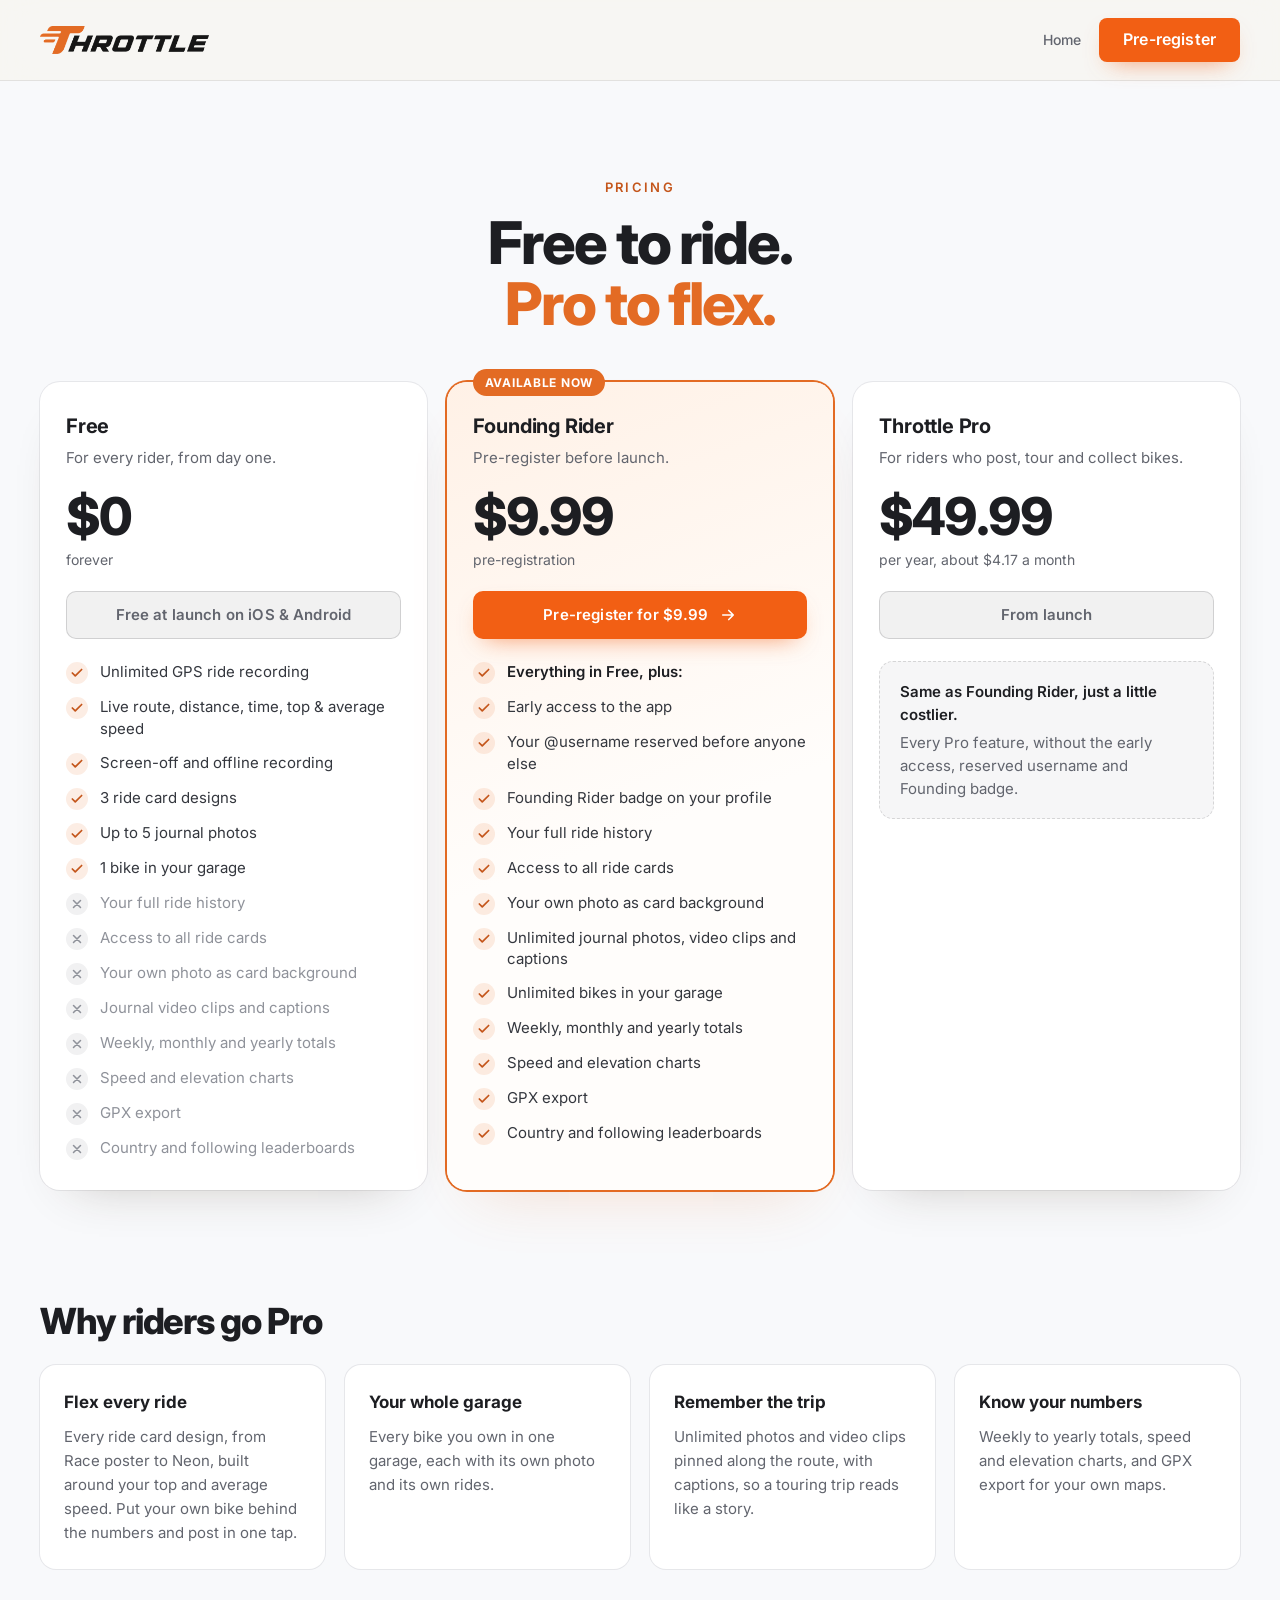
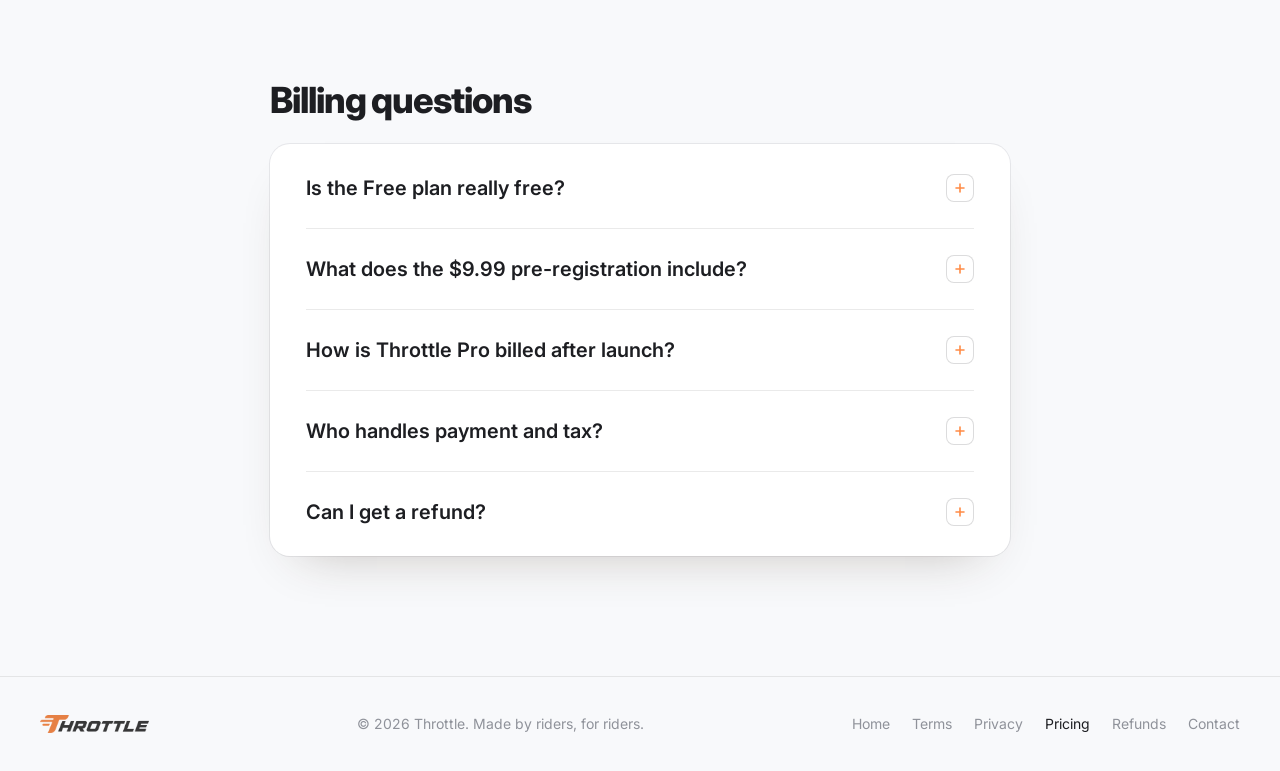
<file: pricing.html>
<!doctype html>
<html lang="en" data-theme="light">
<head>
  <meta charset="utf-8" />
  <script async src="https://www.googletagmanager.com/gtag/js?id=G-M7SRSHDRN9"></script>
  <script src="assets/js/analytics.js"></script>
  <meta name="viewport" content="width=device-width, initial-scale=1, viewport-fit=cover" />
  <title>Pricing | Throttle</title>
  <meta name="description" content="Throttle is free to ride. Throttle Pro adds every ride card design, unlimited bikes, full Ride Journals and GPX export for $49.99 a year. Founding riders pre-register for $9.99." />
  <meta name="theme-color" content="#f7f5f1" />
  <script src="assets/js/theme.js?v=2"></script>
  <link rel="icon" type="image/png" sizes="32x32" href="assets/img/favicon-32.png" />
  <link rel="apple-touch-icon" href="assets/img/apple-touch-icon.png" />
  <link rel="preconnect" href="https://fonts.googleapis.com" />
  <link rel="preconnect" href="https://fonts.gstatic.com" crossorigin />
  <link href="https://fonts.googleapis.com/css2?family=Inter:wght@400;500;600;700;800;900&display=swap" rel="stylesheet" />
  <link rel="stylesheet" href="assets/css/styles.css?v=18" />
</head>
<body class="pricing-page">
  <a class="skip" href="#main">Skip to content</a>
  <header class="nav legal-nav">
    <div class="wrap nav__inner">
      <a href="/" class="nav__logo" aria-label="Throttle home">
        <img class="logo-on-dark" src="assets/img/logo-light.png" alt="Throttle" width="640" height="114" />
        <img class="logo-on-light" src="assets/img/logo-dark.png" alt="Throttle" width="640" height="114" />
      </a>
      <div class="nav__right">
        <a href="/" class="legal-back pr-navlink">Home</a>
        <a href="/#enroll" class="btn btn--primary btn--sm"><span>Pre-register</span></a>
      </div>
    </div>
  </header>

  <main id="main">
    <!-- ============================== INTRO ============================== -->
    <section class="pr-hero">
      <div class="wrap">
        <p class="eyebrow">Pricing</p>
        <h1 class="h2">Free to ride.<br /><span class="pr-accent">Pro to flex.</span></h1>
      </div>
    </section>

    <!-- ============================== PLANS ============================== -->
    <section class="pr-plans" id="plans" aria-label="Plans">
      <div class="wrap pr-grid">

        <article class="pr-card">
          <header>
            <h2 class="pr-card__name">Free</h2>
            <p class="pr-card__for">For every rider, from day one.</p>
          </header>
          <div class="pr-card__price"><b>$0</b><span>forever</span></div>
          <a class="btn btn--ghost btn--block" aria-disabled="true"><span>Free at launch on iOS &amp; Android</span></a>
          <ul class="perks">
            <li><svg viewBox="0 0 24 24" aria-hidden="true"><path d="M20 6 9 17l-5-5"/></svg><span>Unlimited GPS ride recording</span></li>
            <li><svg viewBox="0 0 24 24" aria-hidden="true"><path d="M20 6 9 17l-5-5"/></svg><span>Live route, distance, time, top &amp; average speed</span></li>
            <li><svg viewBox="0 0 24 24" aria-hidden="true"><path d="M20 6 9 17l-5-5"/></svg><span>Screen-off and offline recording</span></li>
            <li><svg viewBox="0 0 24 24" aria-hidden="true"><path d="M20 6 9 17l-5-5"/></svg><span>3 ride card designs</span></li>
            <li><svg viewBox="0 0 24 24" aria-hidden="true"><path d="M20 6 9 17l-5-5"/></svg><span>Up to 5 journal photos</span></li>
            <li><svg viewBox="0 0 24 24" aria-hidden="true"><path d="M20 6 9 17l-5-5"/></svg><span>1 bike in your garage</span></li>
            <li class="off"><svg viewBox="0 0 24 24" aria-hidden="true"><path d="M18 6 6 18M6 6l12 12"/></svg><span>Your full ride history</span><span class="pr-sr"> (not included)</span></li>
            <li class="off"><svg viewBox="0 0 24 24" aria-hidden="true"><path d="M18 6 6 18M6 6l12 12"/></svg><span>Access to all ride cards</span><span class="pr-sr"> (not included)</span></li>
            <li class="off"><svg viewBox="0 0 24 24" aria-hidden="true"><path d="M18 6 6 18M6 6l12 12"/></svg><span>Your own photo as card background</span><span class="pr-sr"> (not included)</span></li>
            <li class="off"><svg viewBox="0 0 24 24" aria-hidden="true"><path d="M18 6 6 18M6 6l12 12"/></svg><span>Journal video clips and captions</span><span class="pr-sr"> (not included)</span></li>
            <li class="off"><svg viewBox="0 0 24 24" aria-hidden="true"><path d="M18 6 6 18M6 6l12 12"/></svg><span>Weekly, monthly and yearly totals</span><span class="pr-sr"> (not included)</span></li>
            <li class="off"><svg viewBox="0 0 24 24" aria-hidden="true"><path d="M18 6 6 18M6 6l12 12"/></svg><span>Speed and elevation charts</span><span class="pr-sr"> (not included)</span></li>
            <li class="off"><svg viewBox="0 0 24 24" aria-hidden="true"><path d="M18 6 6 18M6 6l12 12"/></svg><span>GPX export</span><span class="pr-sr"> (not included)</span></li>
            <li class="off"><svg viewBox="0 0 24 24" aria-hidden="true"><path d="M18 6 6 18M6 6l12 12"/></svg><span>Country and following leaderboards</span><span class="pr-sr"> (not included)</span></li>
          </ul>
        </article>

        <article class="pr-card pr-card--featured">
          <span class="pr-badge">Available now</span>
          <header>
            <h2 class="pr-card__name">Founding Rider</h2>
            <p class="pr-card__for">Pre-register before launch.</p>
          </header>
          <div class="pr-card__price"><b>$9.99</b><span>pre-registration</span></div>
          <a href="/#enroll" class="btn btn--primary btn--block"><span>Pre-register for $9.99</span><svg viewBox="0 0 24 24" aria-hidden="true"><path d="M5 12h14M13 6l6 6-6 6"/></svg></a>
          <ul class="perks">
            <li><svg viewBox="0 0 24 24" aria-hidden="true"><path d="M20 6 9 17l-5-5"/></svg><span><strong>Everything in Free, plus:</strong></span></li>
            <li><svg viewBox="0 0 24 24" aria-hidden="true"><path d="M20 6 9 17l-5-5"/></svg><span>Early access to the app</span></li>
            <li><svg viewBox="0 0 24 24" aria-hidden="true"><path d="M20 6 9 17l-5-5"/></svg><span>Your @username reserved before anyone else</span></li>
            <li><svg viewBox="0 0 24 24" aria-hidden="true"><path d="M20 6 9 17l-5-5"/></svg><span>Founding Rider badge on your profile</span></li>
            <li><svg viewBox="0 0 24 24" aria-hidden="true"><path d="M20 6 9 17l-5-5"/></svg><span>Your full ride history</span></li>
            <li><svg viewBox="0 0 24 24" aria-hidden="true"><path d="M20 6 9 17l-5-5"/></svg><span>Access to all ride cards</span></li>
            <li><svg viewBox="0 0 24 24" aria-hidden="true"><path d="M20 6 9 17l-5-5"/></svg><span>Your own photo as card background</span></li>
            <li><svg viewBox="0 0 24 24" aria-hidden="true"><path d="M20 6 9 17l-5-5"/></svg><span>Unlimited journal photos, video clips and captions</span></li>
            <li><svg viewBox="0 0 24 24" aria-hidden="true"><path d="M20 6 9 17l-5-5"/></svg><span>Unlimited bikes in your garage</span></li>
            <li><svg viewBox="0 0 24 24" aria-hidden="true"><path d="M20 6 9 17l-5-5"/></svg><span>Weekly, monthly and yearly totals</span></li>
            <li><svg viewBox="0 0 24 24" aria-hidden="true"><path d="M20 6 9 17l-5-5"/></svg><span>Speed and elevation charts</span></li>
            <li><svg viewBox="0 0 24 24" aria-hidden="true"><path d="M20 6 9 17l-5-5"/></svg><span>GPX export</span></li>
            <li><svg viewBox="0 0 24 24" aria-hidden="true"><path d="M20 6 9 17l-5-5"/></svg><span>Country and following leaderboards</span></li>
          </ul>
        </article>

        <article class="pr-card">
          <header>
            <h2 class="pr-card__name">Throttle Pro</h2>
            <p class="pr-card__for">For riders who post, tour and collect bikes.</p>
          </header>
          <div class="pr-card__price"><b>$49.99</b><span>per year, about $4.17 a month</span></div>
          <a class="btn btn--ghost btn--block" aria-disabled="true"><span>From launch</span></a>
          <p class="pr-same"><strong>Same as Founding Rider, just a little costlier.</strong> Every Pro feature, without the early access, reserved username and Founding badge.</p>
        </article>

      </div>
    </section>

    <!-- ============================== BENEFITS ============================== -->
    <section class="pr-why">
      <div class="wrap">
        <h2 class="pr-h3">Why riders go Pro</h2>
        <div class="pr-why__grid">
          <div>
            <h3>Flex every ride</h3>
            <p>Every ride card design, from Race poster to Neon, built around your top and average speed. Put your own bike behind the numbers and post in one tap.</p>
          </div>
          <div>
            <h3>Your whole garage</h3>
            <p>Every bike you own in one garage, each with its own photo and its own rides.</p>
          </div>
          <div>
            <h3>Remember the trip</h3>
            <p>Unlimited photos and video clips pinned along the route, with captions, so a touring trip reads like a story.</p>
          </div>
          <div>
            <h3>Know your numbers</h3>
            <p>Weekly to yearly totals, speed and elevation charts, and GPX export for your own maps.</p>
          </div>
        </div>
      </div>
    </section>

    <!-- ============================== BILLING FAQ ============================== -->
    <section class="pr-faq">
      <div class="wrap pr-faq__inner">
        <h2 class="pr-h3">Billing questions</h2>
        <div class="faq">
          <details>
            <summary>Is the Free plan really free?</summary>
            <p>Yes. Recording rides with live stats, offline and screen-off, stays free with no time limit and no card needed.</p>
          </details>
          <details>
            <summary>What does the $9.99 pre-registration include?</summary>
            <p>Early access to the app, your reserved username, the Founding Rider badge and a founding discount on Throttle Pro. See our <a href="terms.html">terms</a>.</p>
          </details>
          <details>
            <summary>How is Throttle Pro billed after launch?</summary>
            <p>$49.99 a year, renewing yearly until you cancel. You can cancel at any time and keep Pro until the end of the year you paid for. Your rides and data stay on the Free plan.</p>
          </details>
          <details>
            <summary>Who handles payment and tax?</summary>
            <p>Our reseller and Merchant of Record, Paddle, handles payment, invoices and sales tax or VAT. Prices are in US dollars and tax is added at checkout depending on where you live.</p>
          </details>
          <details>
            <summary>Can I get a refund?</summary>
            <p>Yes, a full refund within 14 days of paying. See our <a href="refunds.html">refund policy</a>.</p>
          </details>
        </div>
      </div>
    </section>
  </main>

  <footer class="footer">
    <div class="wrap footer__inner">
      <a href="/" aria-label="Throttle home"><img src="assets/img/logo-light.png" alt="Throttle" width="640" height="114" class="footer__logo logo-on-dark" loading="lazy" /><img src="assets/img/logo-dark.png" alt="Throttle" width="640" height="114" class="footer__logo logo-on-light" loading="lazy" /></a>
      <p>&copy; 2026 Throttle. Made by riders, for riders.</p>
      <nav aria-label="Footer">
        <a href="/">Home</a>
        <a href="terms.html">Terms</a>
        <a href="privacy.html">Privacy</a>
        <a href="pricing.html" aria-current="page">Pricing</a>
        <a href="refunds.html">Refunds</a>
        <a href="contact.html">Contact</a>
      </nav>
    </div>
  </footer>
</body>
</html>
</file>
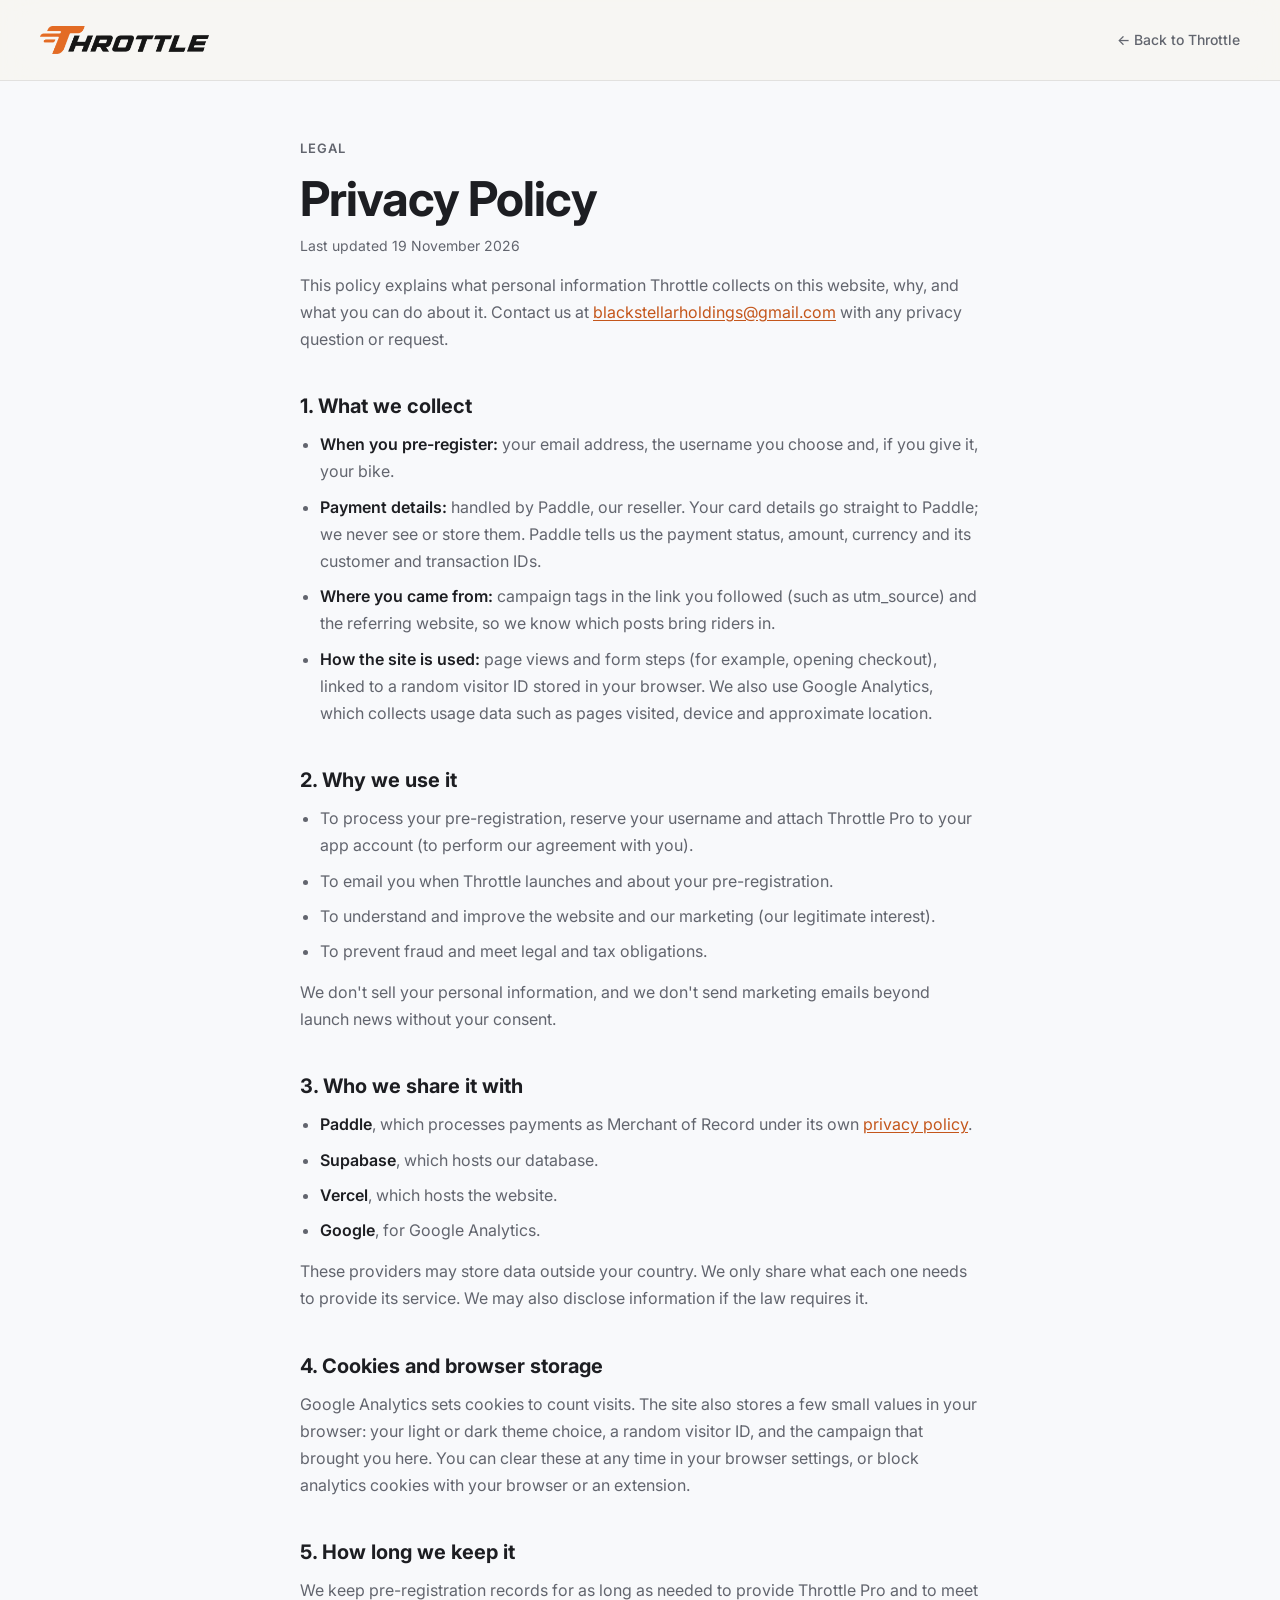
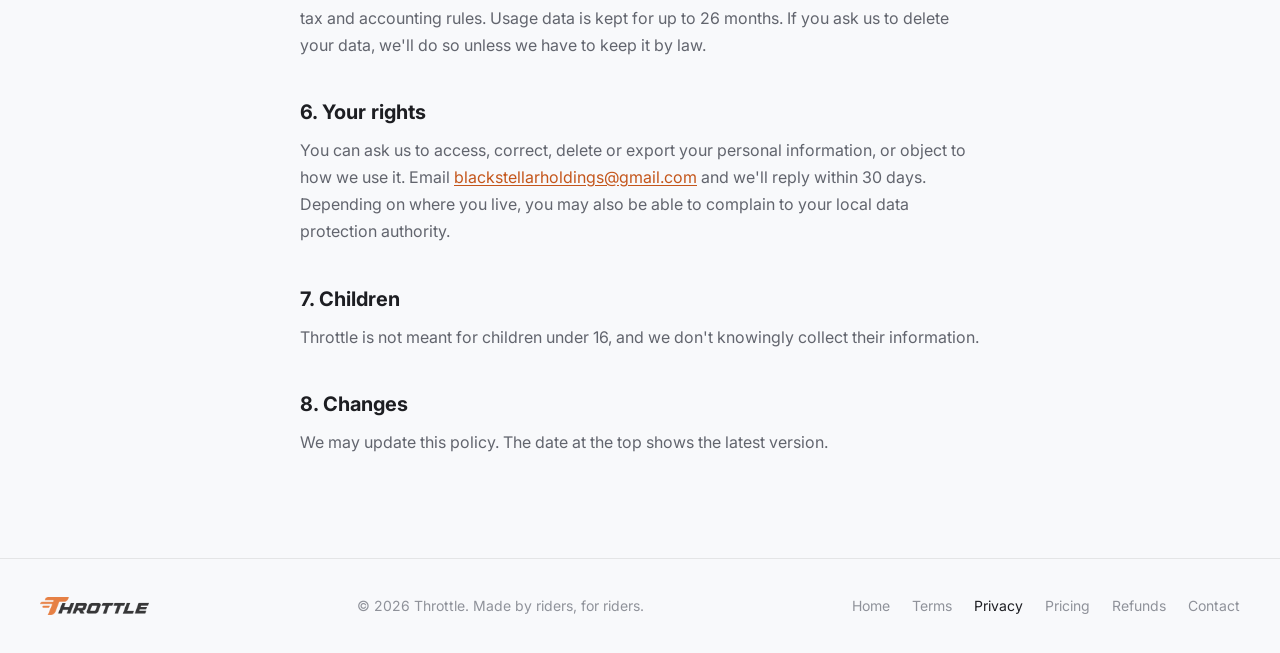
<file: privacy.html>
<!doctype html>
<html lang="en" data-theme="light">
<head>
  <meta charset="utf-8" />
  <script async src="https://www.googletagmanager.com/gtag/js?id=G-M7SRSHDRN9"></script>
  <script src="assets/js/analytics.js"></script>
  <meta name="viewport" content="width=device-width, initial-scale=1, viewport-fit=cover" />
  <title>Privacy Policy | Throttle</title>
  <meta name="description" content="What personal information Throttle collects, why, and your choices." />
  <meta name="theme-color" content="#f7f5f1" />
  <script src="assets/js/theme.js?v=2"></script>
  <link rel="icon" type="image/png" sizes="32x32" href="assets/img/favicon-32.png" />
  <link rel="apple-touch-icon" href="assets/img/apple-touch-icon.png" />
  <link rel="preconnect" href="https://fonts.googleapis.com" />
  <link rel="preconnect" href="https://fonts.gstatic.com" crossorigin />
  <link href="https://fonts.googleapis.com/css2?family=Inter:wght@400;500;600;700;800;900&display=swap" rel="stylesheet" />
  <link rel="stylesheet" href="assets/css/styles.css?v=14" />
</head>
<body class="legal-page">
  <a class="skip" href="#main">Skip to content</a>
  <header class="nav legal-nav">
    <div class="wrap nav__inner">
      <a href="/" class="nav__logo" aria-label="Throttle home">
        <img class="logo-on-dark" src="assets/img/logo-light.png" alt="Throttle" width="640" height="114" />
        <img class="logo-on-light" src="assets/img/logo-dark.png" alt="Throttle" width="640" height="114" />
      </a>
      <a href="/" class="legal-back">&larr; Back to Throttle</a>
    </div>
  </header>

  <main id="main" class="wrap legal">
    <p class="legal__eyebrow">Legal</p>
    <h1>Privacy Policy</h1>
    <p class="legal__updated">Last updated 19 November 2026</p>

    <p>This policy explains what personal information Throttle collects on this website, why, and what you can do about it. Contact us at <a href="mailto:blackstellarholdings@gmail.com">blackstellarholdings@gmail.com</a> with any privacy question or request.</p>

    <h2>1. What we collect</h2>
    <ul>
      <li><strong>When you pre-register:</strong> your email address, the username you choose and, if you give it, your bike.</li>
      <li><strong>Payment details:</strong> handled by Paddle, our reseller. Your card details go straight to Paddle; we never see or store them. Paddle tells us the payment status, amount, currency and its customer and transaction IDs.</li>
      <li><strong>Where you came from:</strong> campaign tags in the link you followed (such as utm_source) and the referring website, so we know which posts bring riders in.</li>
      <li><strong>How the site is used:</strong> page views and form steps (for example, opening checkout), linked to a random visitor ID stored in your browser. We also use Google Analytics, which collects usage data such as pages visited, device and approximate location.</li>
    </ul>

    <h2>2. Why we use it</h2>
    <ul>
      <li>To process your pre-registration, reserve your username and attach Throttle Pro to your app account (to perform our agreement with you).</li>
      <li>To email you when Throttle launches and about your pre-registration.</li>
      <li>To understand and improve the website and our marketing (our legitimate interest).</li>
      <li>To prevent fraud and meet legal and tax obligations.</li>
    </ul>
    <p>We don't sell your personal information, and we don't send marketing emails beyond launch news without your consent.</p>

    <h2>3. Who we share it with</h2>
    <ul>
      <li><strong>Paddle</strong>, which processes payments as Merchant of Record under its own <a href="https://www.paddle.com/legal/privacy" rel="noopener">privacy policy</a>.</li>
      <li><strong>Supabase</strong>, which hosts our database.</li>
      <li><strong>Vercel</strong>, which hosts the website.</li>
      <li><strong>Google</strong>, for Google Analytics.</li>
    </ul>
    <p>These providers may store data outside your country. We only share what each one needs to provide its service. We may also disclose information if the law requires it.</p>

    <h2>4. Cookies and browser storage</h2>
    <p>Google Analytics sets cookies to count visits. The site also stores a few small values in your browser: your light or dark theme choice, a random visitor ID, and the campaign that brought you here. You can clear these at any time in your browser settings, or block analytics cookies with your browser or an extension.</p>

    <h2>5. How long we keep it</h2>
    <p>We keep pre-registration records for as long as needed to provide Throttle Pro and to meet tax and accounting rules. Usage data is kept for up to 26 months. If you ask us to delete your data, we'll do so unless we have to keep it by law.</p>

    <h2>6. Your rights</h2>
    <p>You can ask us to access, correct, delete or export your personal information, or object to how we use it. Email <a href="mailto:blackstellarholdings@gmail.com">blackstellarholdings@gmail.com</a> and we'll reply within 30 days. Depending on where you live, you may also be able to complain to your local data protection authority.</p>

    <h2>7. Children</h2>
    <p>Throttle is not meant for children under 16, and we don't knowingly collect their information.</p>

    <h2>8. Changes</h2>
    <p>We may update this policy. The date at the top shows the latest version.</p>

  </main>

  <footer class="footer">
    <div class="wrap footer__inner">
      <a href="/" aria-label="Throttle home"><img src="assets/img/logo-light.png" alt="Throttle" width="640" height="114" class="footer__logo logo-on-dark" loading="lazy" /><img src="assets/img/logo-dark.png" alt="Throttle" width="640" height="114" class="footer__logo logo-on-light" loading="lazy" /></a>
      <p>&copy; 2026 Throttle. Made by riders, for riders.</p>
      <nav aria-label="Footer">
        <a href="/">Home</a>
        <a href="terms.html">Terms</a>
        <a href="privacy.html" aria-current="page">Privacy</a>
        <a href="pricing.html">Pricing</a>
        <a href="refunds.html">Refunds</a>
        <a href="contact.html">Contact</a>
      </nav>
    </div>
  </footer>
</body>
</html>
</file>
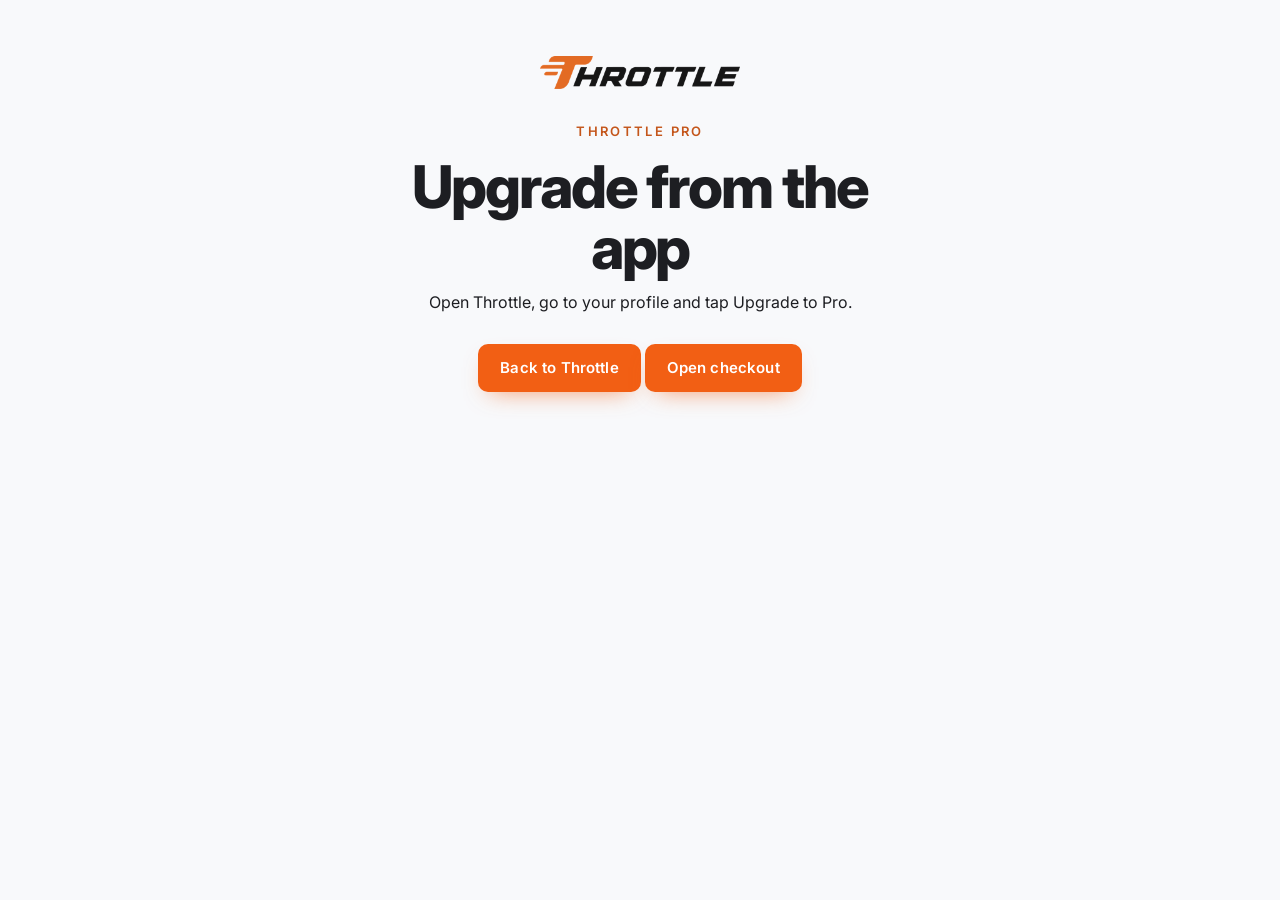
<file: pro.html>
<!doctype html>
<html lang="en" data-theme="light">
<head>
  <meta charset="utf-8" />
  <meta name="viewport" content="width=device-width, initial-scale=1, viewport-fit=cover" />
  <title>Throttle Pro | Checkout</title>
  <meta name="description" content="Upgrade to Throttle Pro: $15.99 a year, cancel any time." />
  <meta name="robots" content="noindex" />
  <meta name="theme-color" content="#f7f5f1" />
  <script src="assets/js/theme.js?v=2"></script>
  <link rel="icon" type="image/png" sizes="32x32" href="assets/img/favicon-32.png" />
  <link rel="preconnect" href="https://fonts.googleapis.com" />
  <link rel="preconnect" href="https://fonts.gstatic.com" crossorigin />
  <link href="https://fonts.googleapis.com/css2?family=Inter:wght@400;500;600;700;800;900&display=swap" rel="stylesheet" />
  <link rel="stylesheet" href="assets/css/styles.css?v=18" />
</head>
<body class="legal-page pro-checkout">
  <main id="main" class="wrap" style="max-width:560px;padding:56px 20px;text-align:center">
    <img class="logo-on-light" src="assets/img/logo-dark.png" alt="Throttle" width="200" height="36" style="margin:0 auto 32px;display:block" />
    <p class="eyebrow">Throttle Pro</p>
    <h1 class="h2" id="pro-title">Opening secure checkout…</h1>
    <p id="pro-text" style="margin-top:12px">$15.99 a year. No commitment, cancel any time.</p>
    <p style="margin-top:28px">
      <a id="pro-back" class="btn btn--primary" href="com.wheelsclub.app://pro" hidden><span>Back to Throttle</span></a>
      <button id="pro-retry" class="btn btn--primary" type="button" hidden><span>Open checkout</span></button>
    </p>
  </main>
  <script src="https://cdn.paddle.com/paddle/v2/paddle.js"></script>
  <script src="assets/js/config.js"></script>
  <script src="assets/js/pro.js"></script>
</body>
</html>
</file>
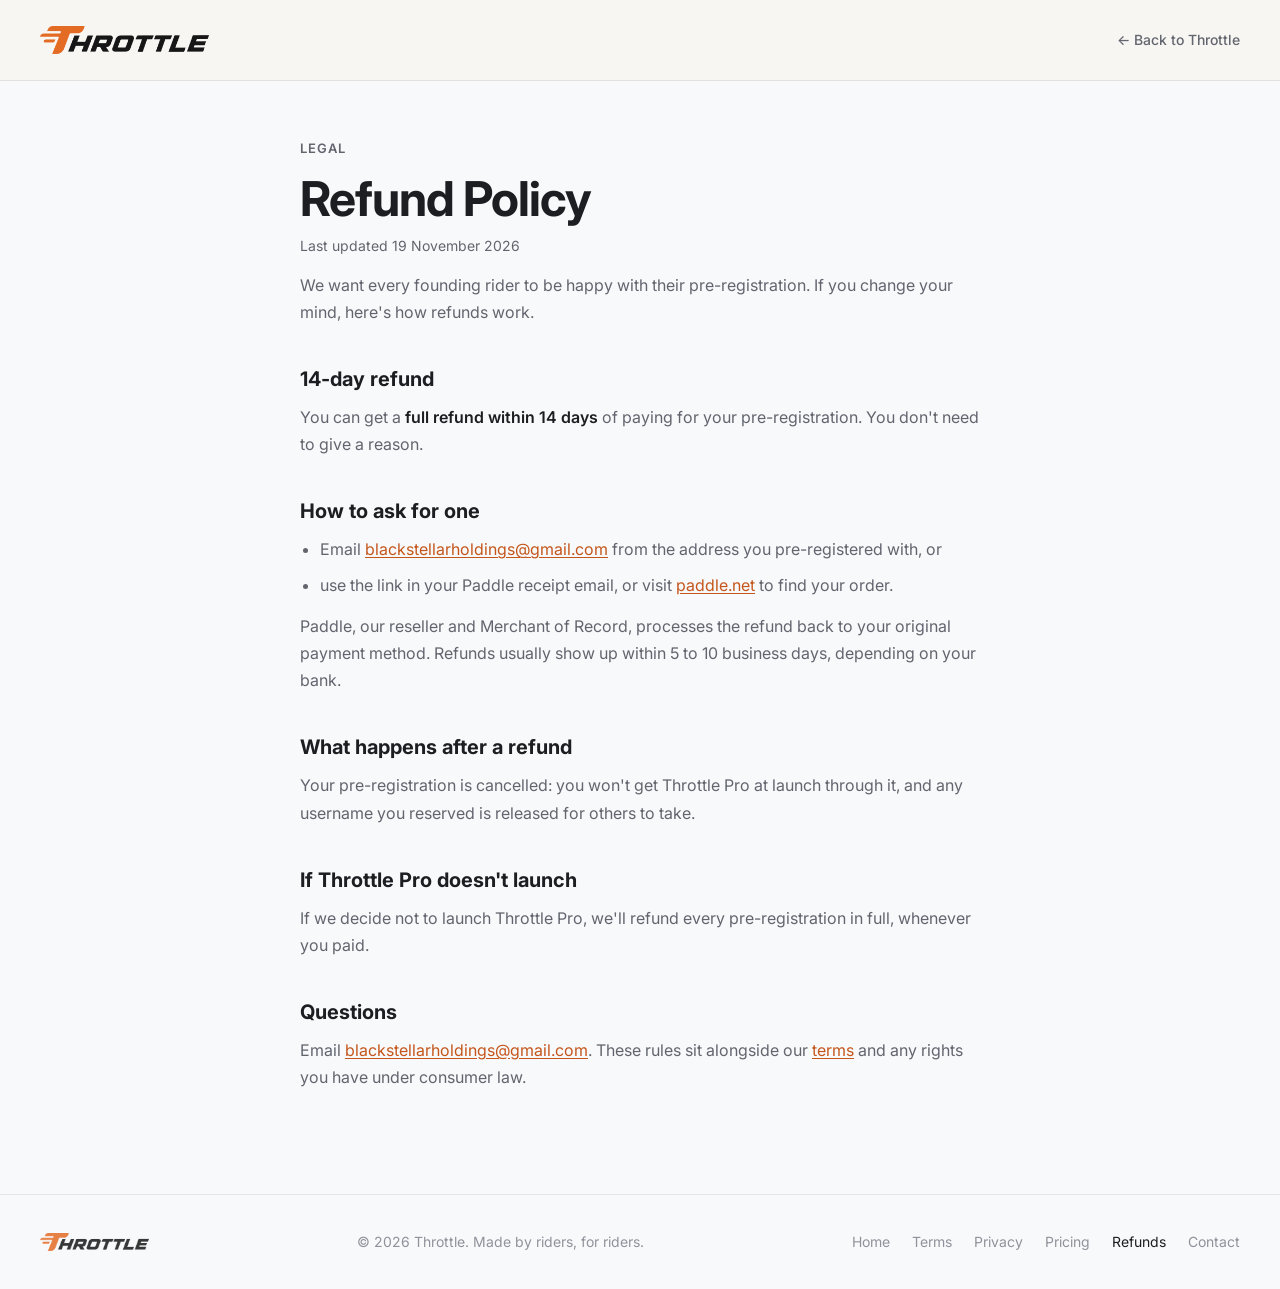
<file: refunds.html>
<!doctype html>
<html lang="en" data-theme="light">
<head>
  <meta charset="utf-8" />
  <script async src="https://www.googletagmanager.com/gtag/js?id=G-M7SRSHDRN9"></script>
  <script src="assets/js/analytics.js"></script>
  <meta name="viewport" content="width=device-width, initial-scale=1, viewport-fit=cover" />
  <title>Refund Policy | Throttle</title>
  <meta name="description" content="How to get a refund for your Throttle Pro pre-registration." />
  <meta name="theme-color" content="#f7f5f1" />
  <script src="assets/js/theme.js?v=2"></script>
  <link rel="icon" type="image/png" sizes="32x32" href="assets/img/favicon-32.png" />
  <link rel="apple-touch-icon" href="assets/img/apple-touch-icon.png" />
  <link rel="preconnect" href="https://fonts.googleapis.com" />
  <link rel="preconnect" href="https://fonts.gstatic.com" crossorigin />
  <link href="https://fonts.googleapis.com/css2?family=Inter:wght@400;500;600;700;800;900&display=swap" rel="stylesheet" />
  <link rel="stylesheet" href="assets/css/styles.css?v=14" />
</head>
<body class="legal-page">
  <a class="skip" href="#main">Skip to content</a>
  <header class="nav legal-nav">
    <div class="wrap nav__inner">
      <a href="/" class="nav__logo" aria-label="Throttle home">
        <img class="logo-on-dark" src="assets/img/logo-light.png" alt="Throttle" width="640" height="114" />
        <img class="logo-on-light" src="assets/img/logo-dark.png" alt="Throttle" width="640" height="114" />
      </a>
      <a href="/" class="legal-back">&larr; Back to Throttle</a>
    </div>
  </header>

  <main id="main" class="wrap legal">
    <p class="legal__eyebrow">Legal</p>
    <h1>Refund Policy</h1>
    <p class="legal__updated">Last updated 19 November 2026</p>

    <p>We want every founding rider to be happy with their pre-registration. If you change your mind, here's how refunds work.</p>

    <h2>14-day refund</h2>
    <p>You can get a <strong>full refund within 14 days</strong> of paying for your pre-registration. You don't need to give a reason.</p>

    <h2>How to ask for one</h2>
    <ul>
      <li>Email <a href="mailto:blackstellarholdings@gmail.com">blackstellarholdings@gmail.com</a> from the address you pre-registered with, or</li>
      <li>use the link in your Paddle receipt email, or visit <a href="https://paddle.net" rel="noopener">paddle.net</a> to find your order.</li>
    </ul>
    <p>Paddle, our reseller and Merchant of Record, processes the refund back to your original payment method. Refunds usually show up within 5 to 10 business days, depending on your bank.</p>

    <h2>What happens after a refund</h2>
    <p>Your pre-registration is cancelled: you won't get Throttle Pro at launch through it, and any username you reserved is released for others to take.</p>

    <h2>If Throttle Pro doesn't launch</h2>
    <p>If we decide not to launch Throttle Pro, we'll refund every pre-registration in full, whenever you paid.</p>

    <h2>Questions</h2>
    <p>Email <a href="mailto:blackstellarholdings@gmail.com">blackstellarholdings@gmail.com</a>. These rules sit alongside our <a href="terms.html">terms</a> and any rights you have under consumer law.</p>

  </main>

  <footer class="footer">
    <div class="wrap footer__inner">
      <a href="/" aria-label="Throttle home"><img src="assets/img/logo-light.png" alt="Throttle" width="640" height="114" class="footer__logo logo-on-dark" loading="lazy" /><img src="assets/img/logo-dark.png" alt="Throttle" width="640" height="114" class="footer__logo logo-on-light" loading="lazy" /></a>
      <p>&copy; 2026 Throttle. Made by riders, for riders.</p>
      <nav aria-label="Footer">
        <a href="/">Home</a>
        <a href="terms.html">Terms</a>
        <a href="privacy.html">Privacy</a>
        <a href="pricing.html">Pricing</a>
        <a href="refunds.html" aria-current="page">Refunds</a>
        <a href="contact.html">Contact</a>
      </nav>
    </div>
  </footer>
</body>
</html>
</file>
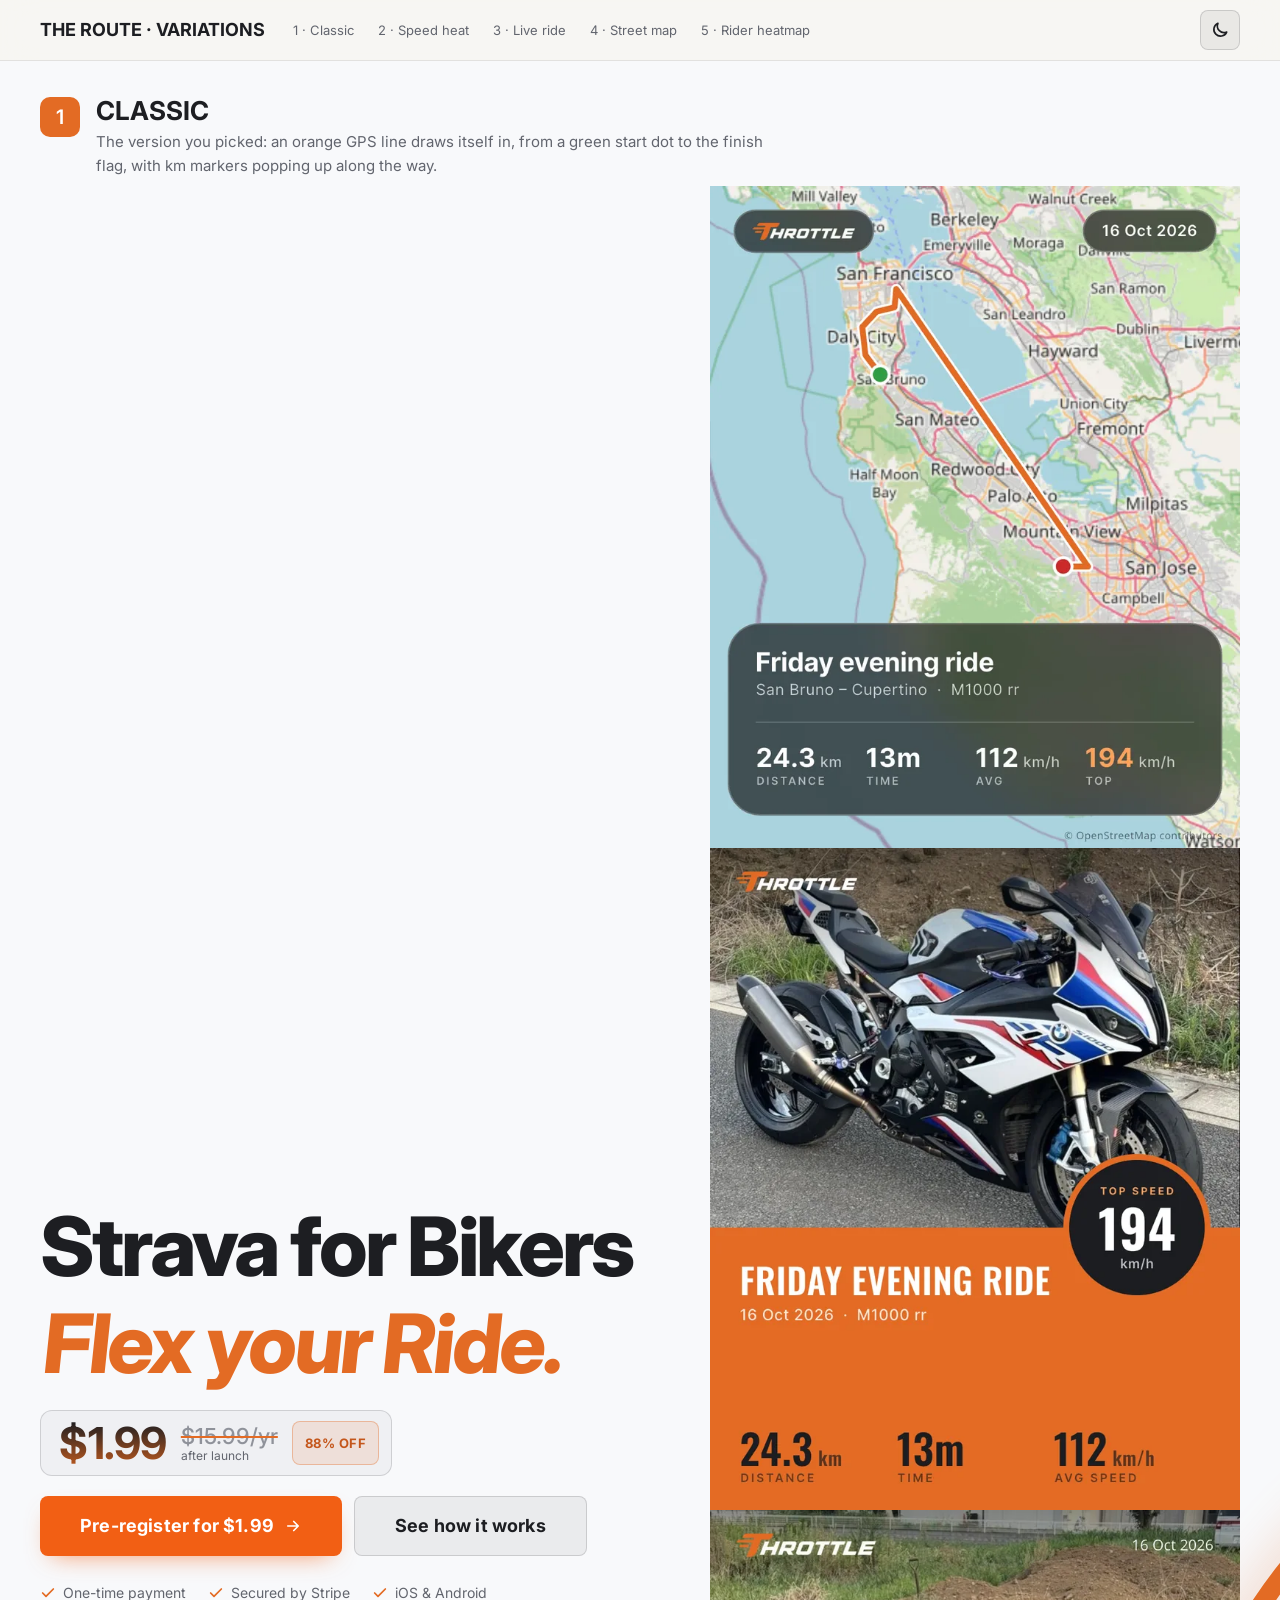
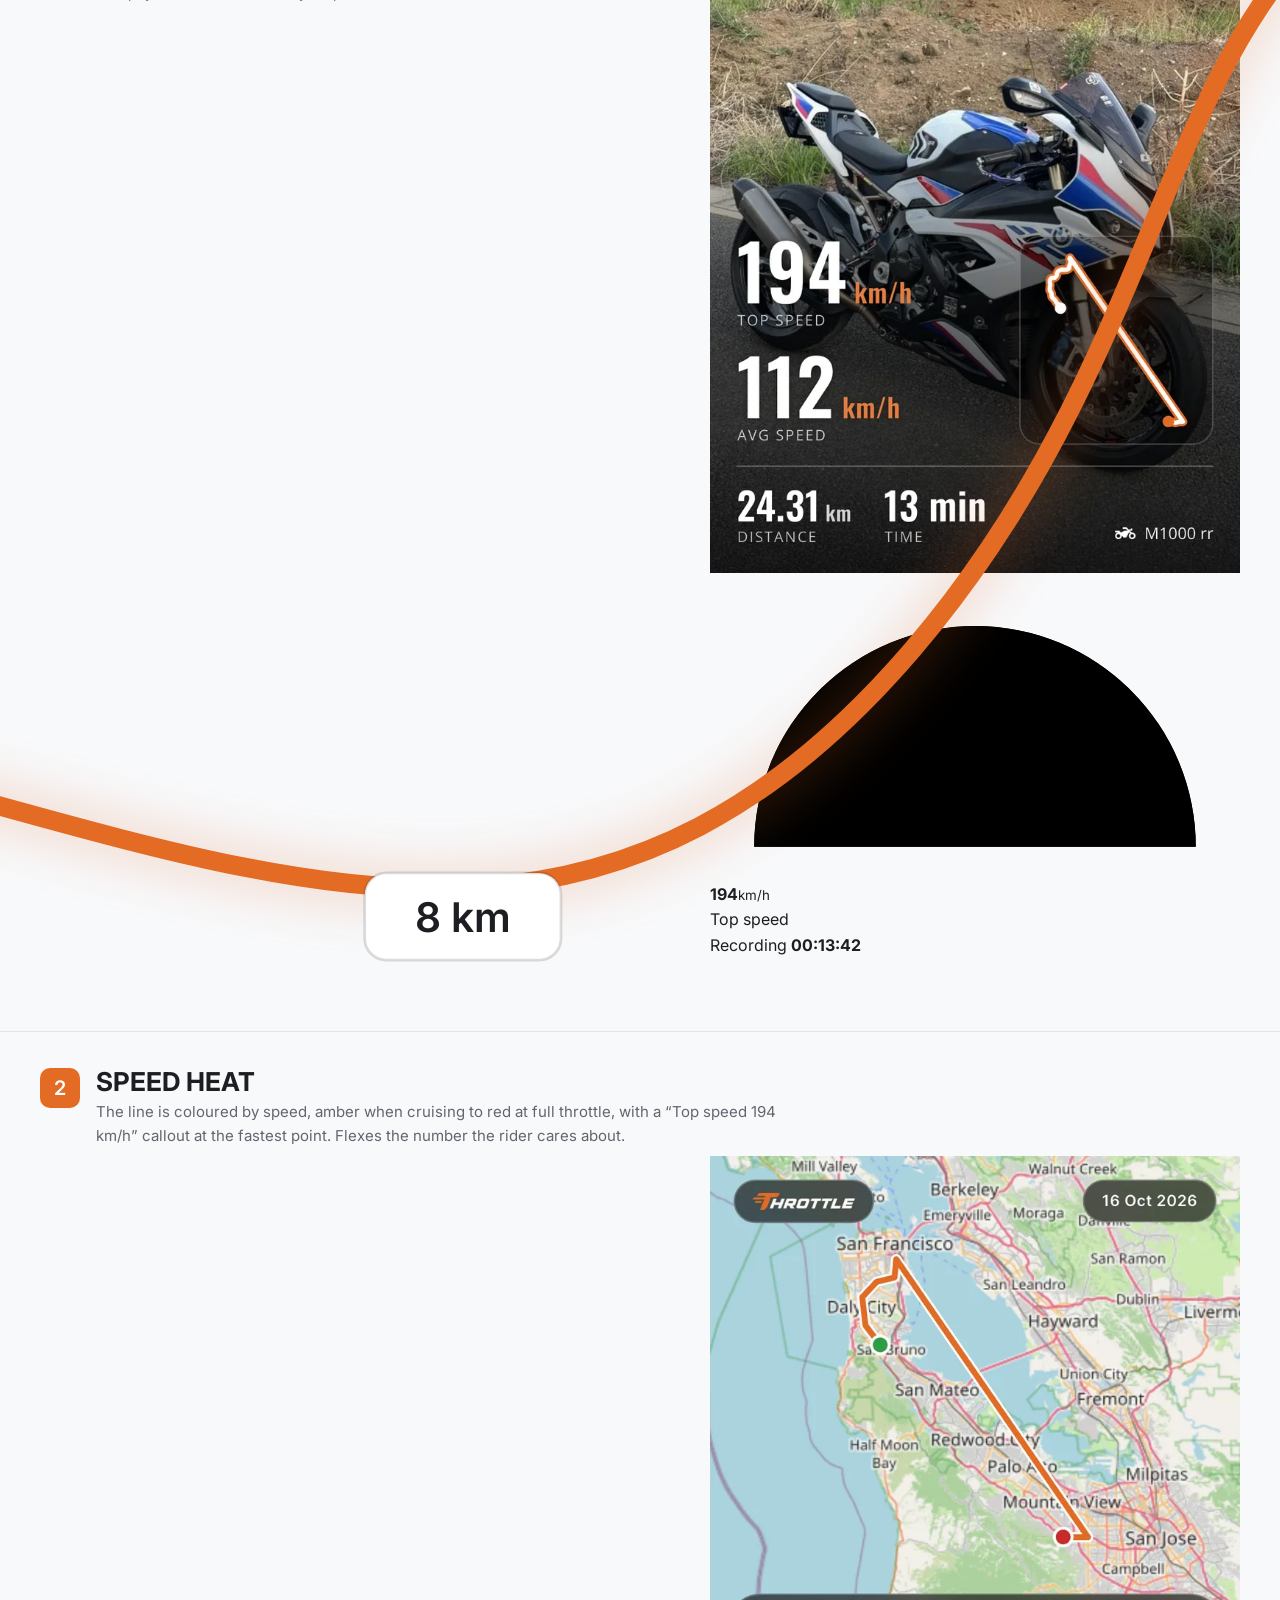
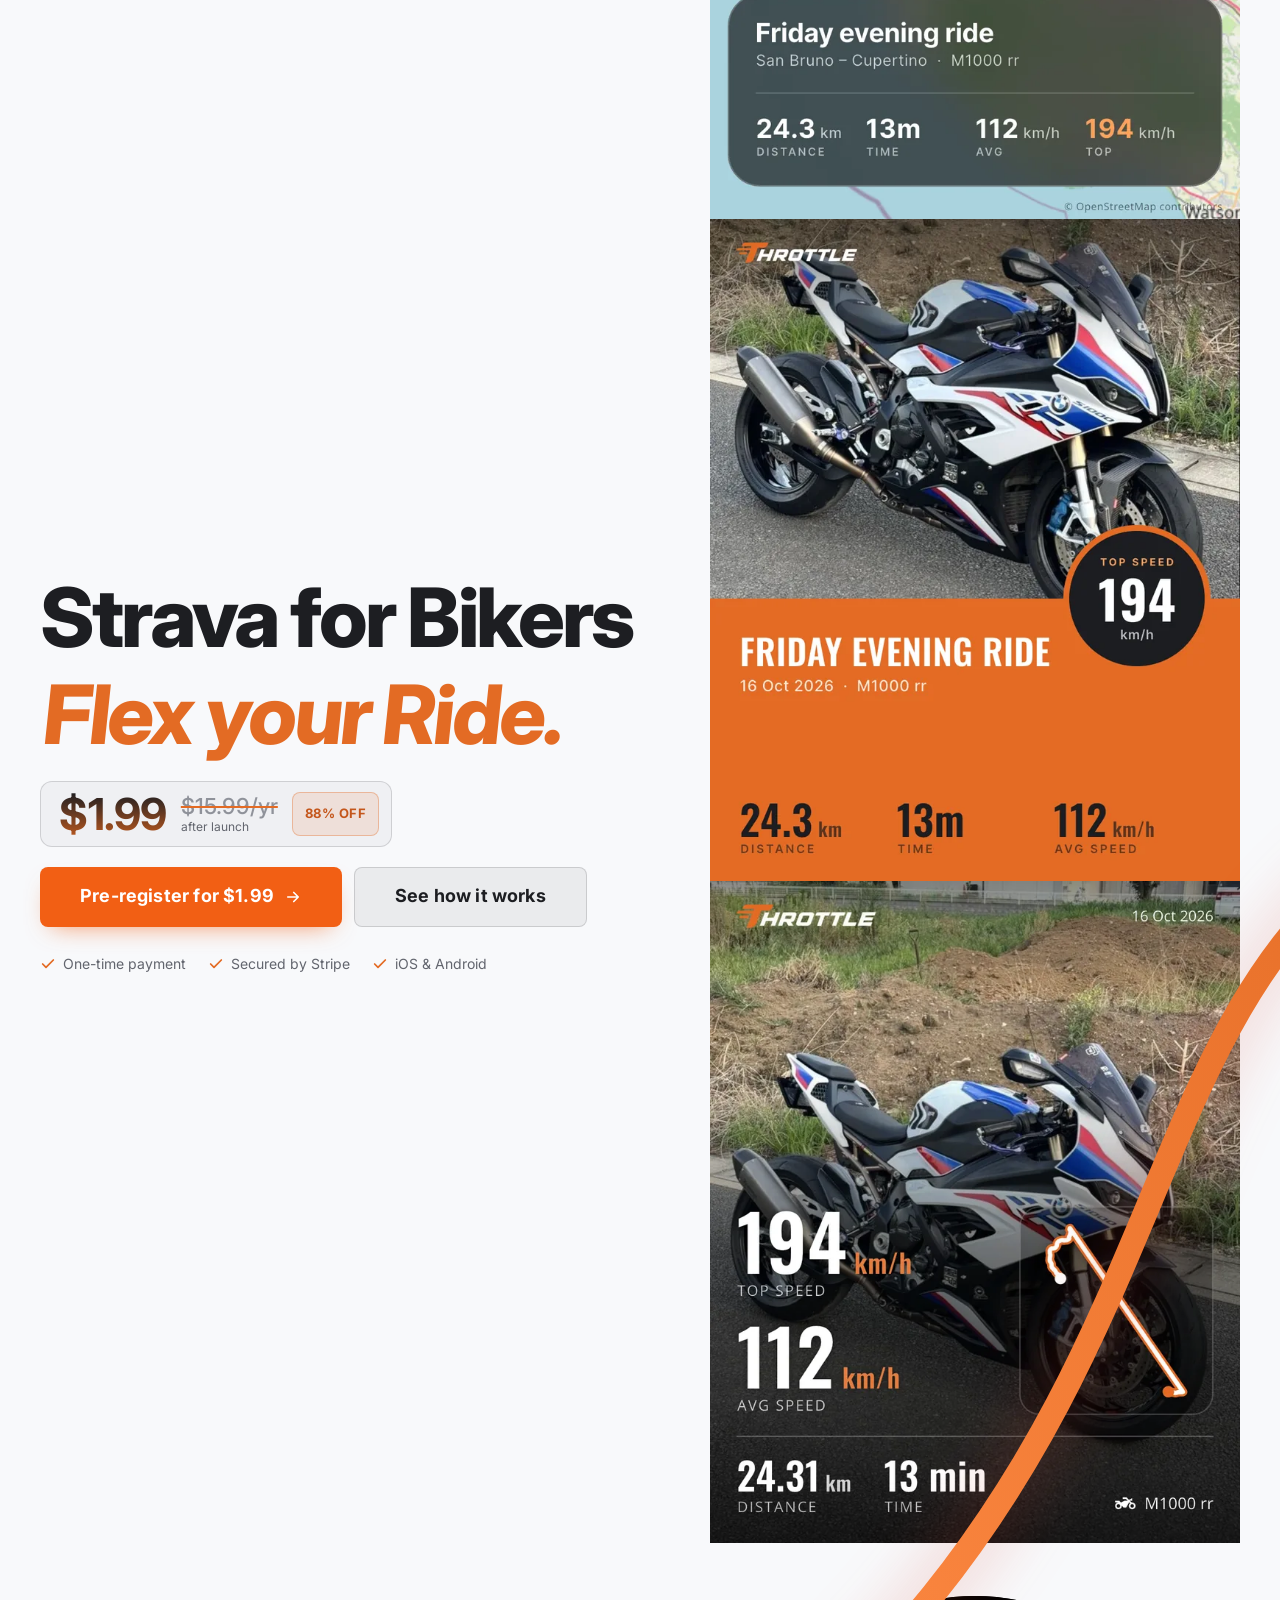
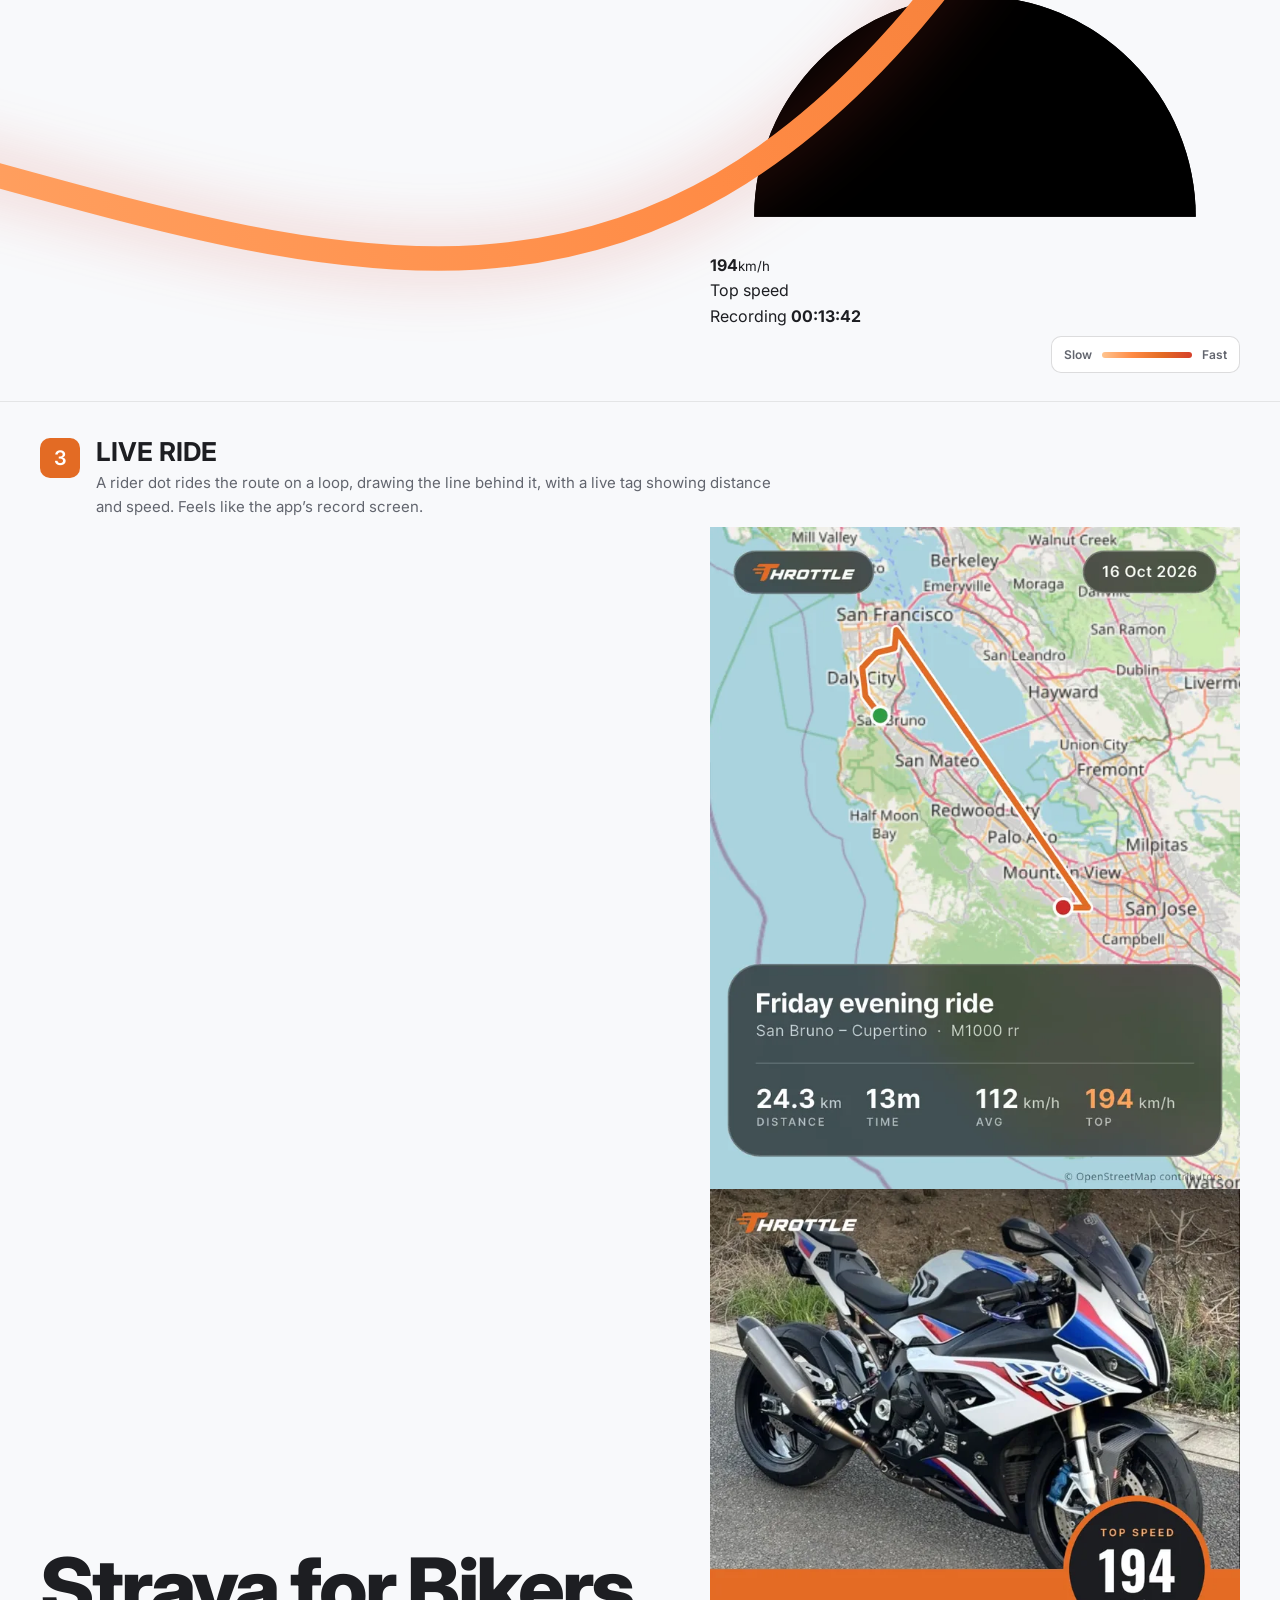
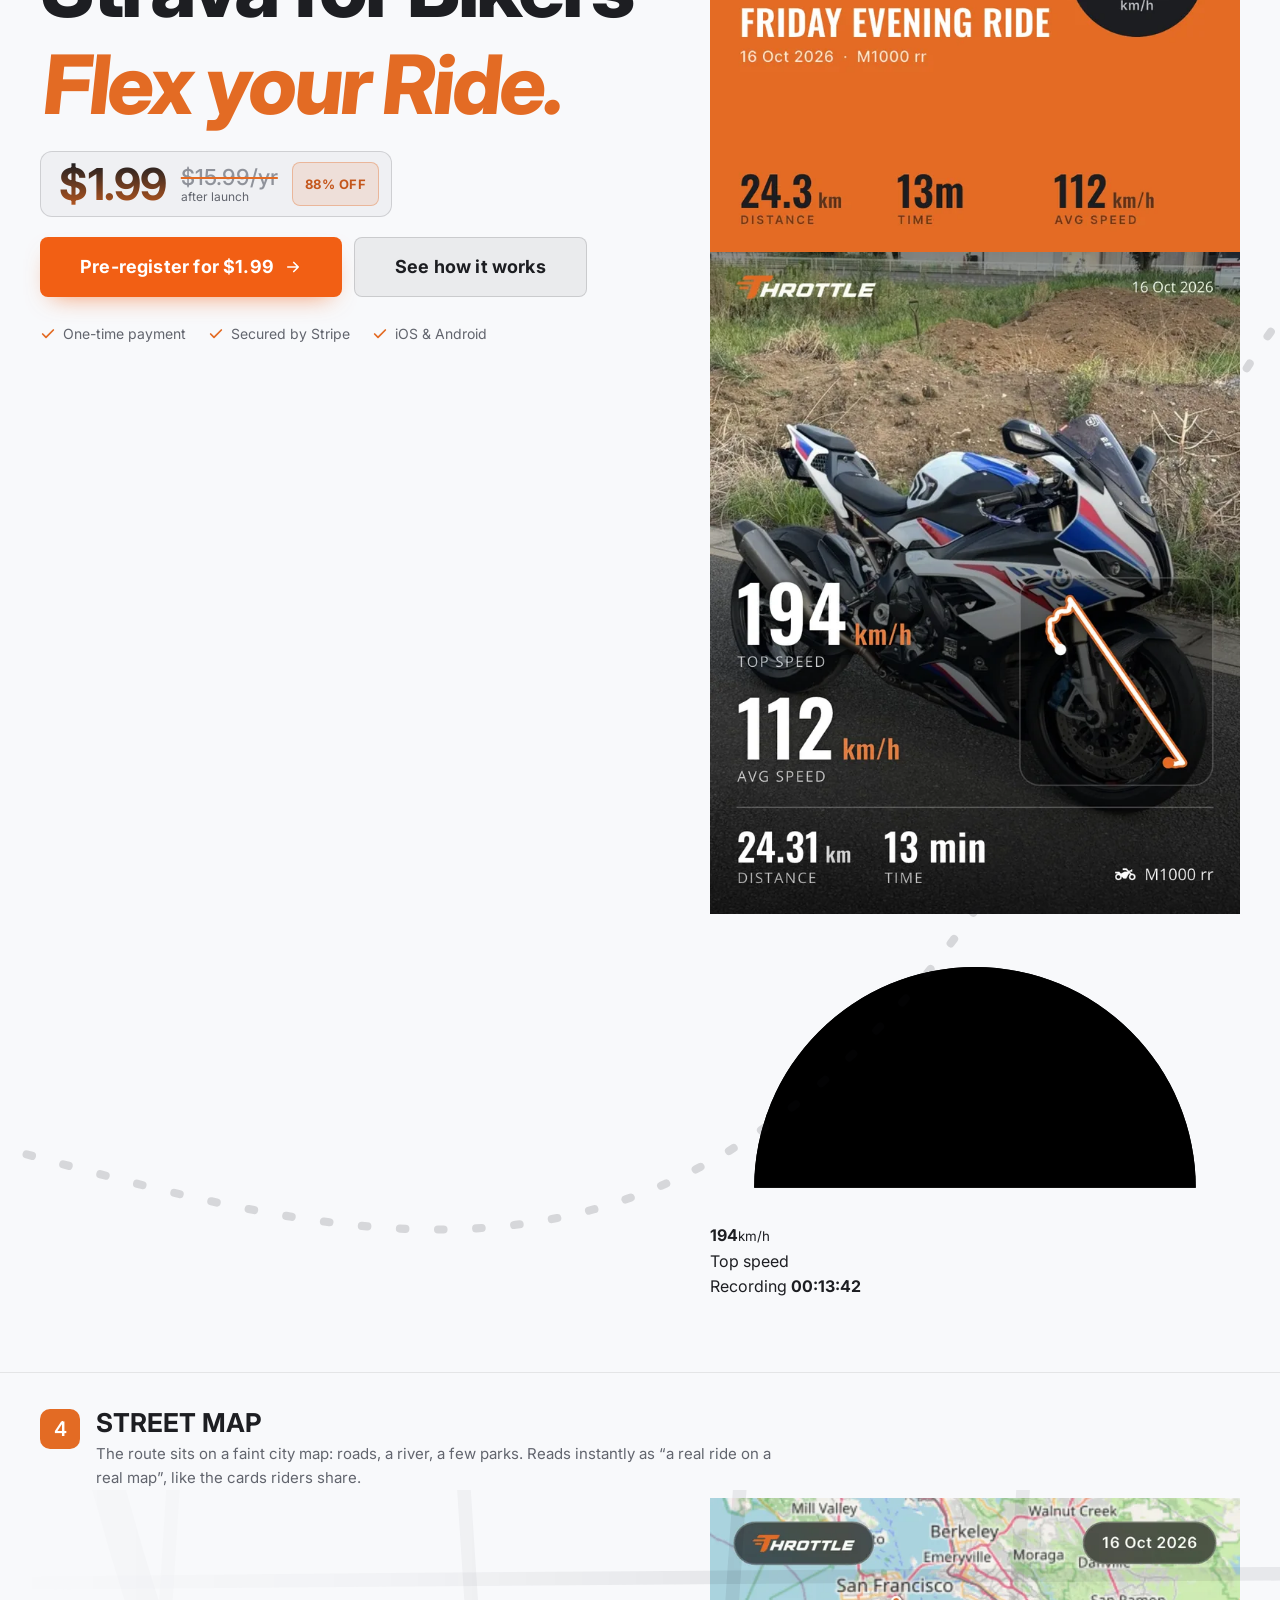
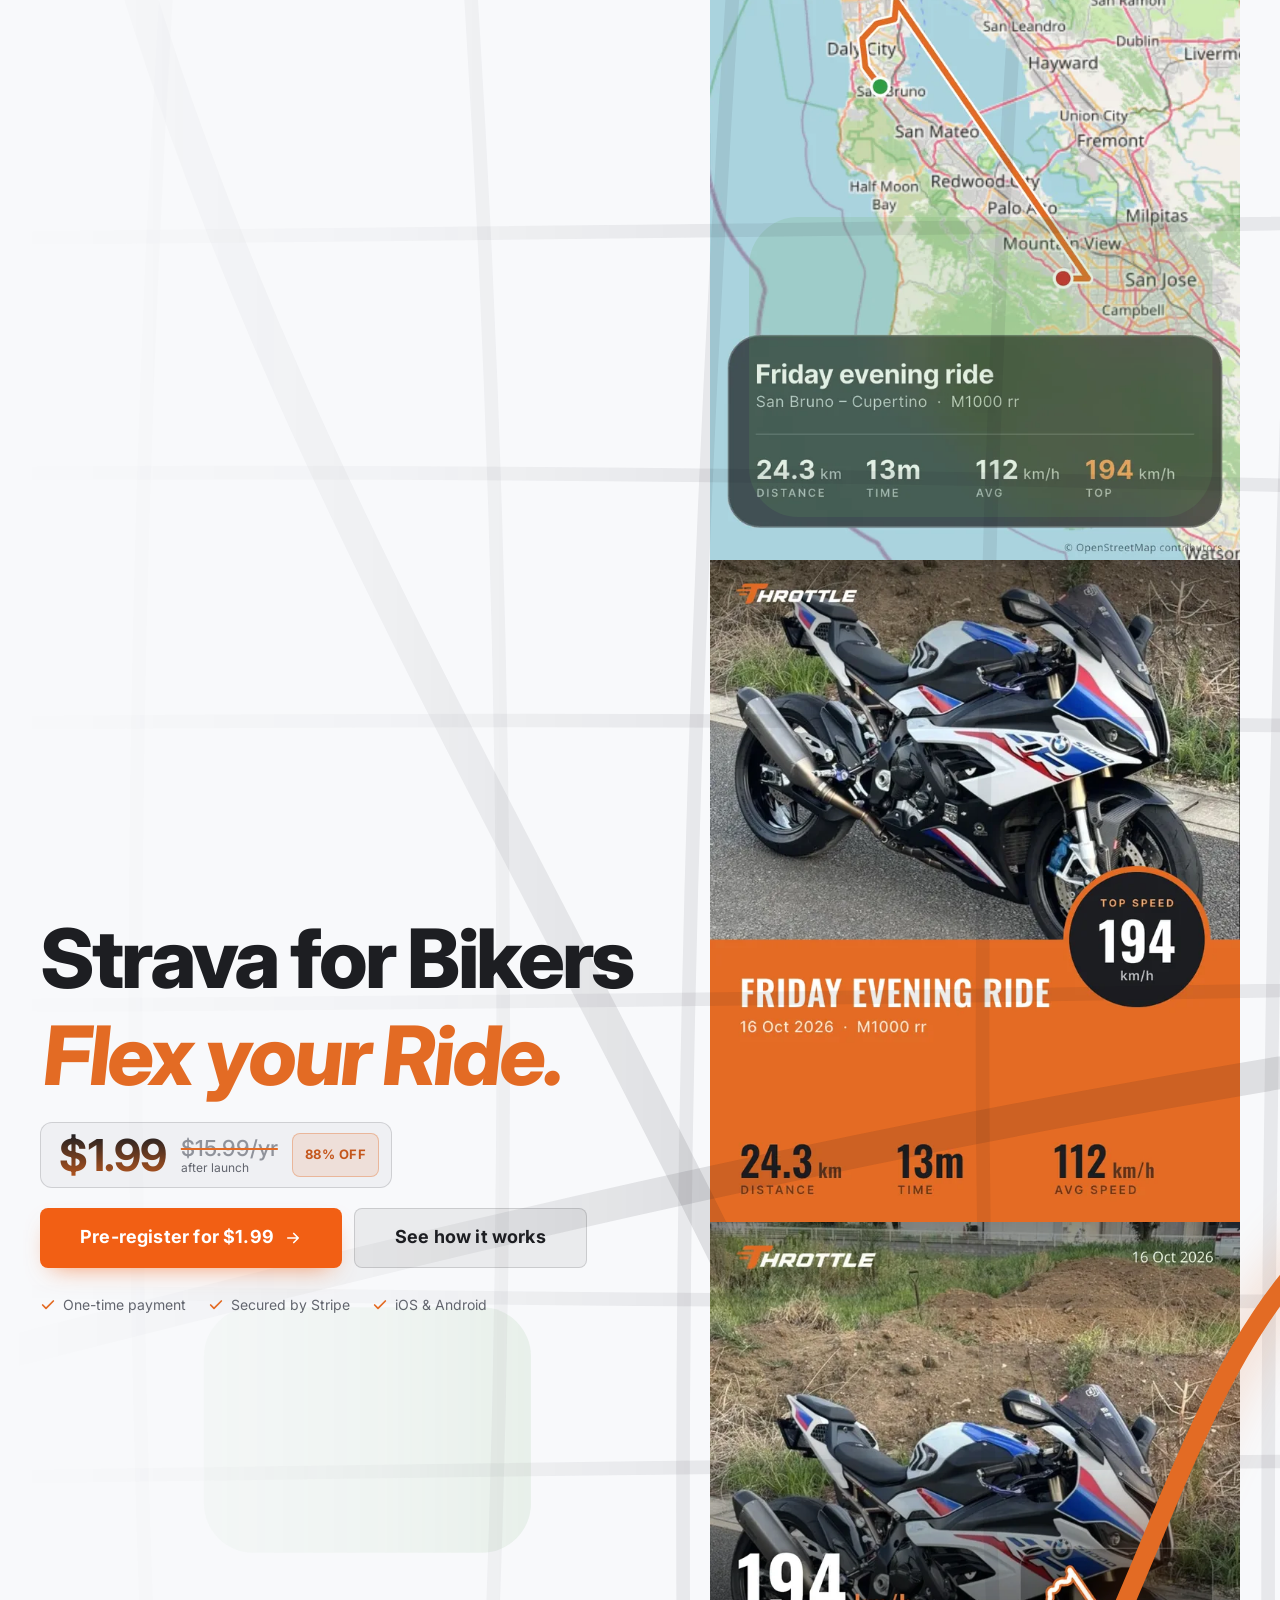
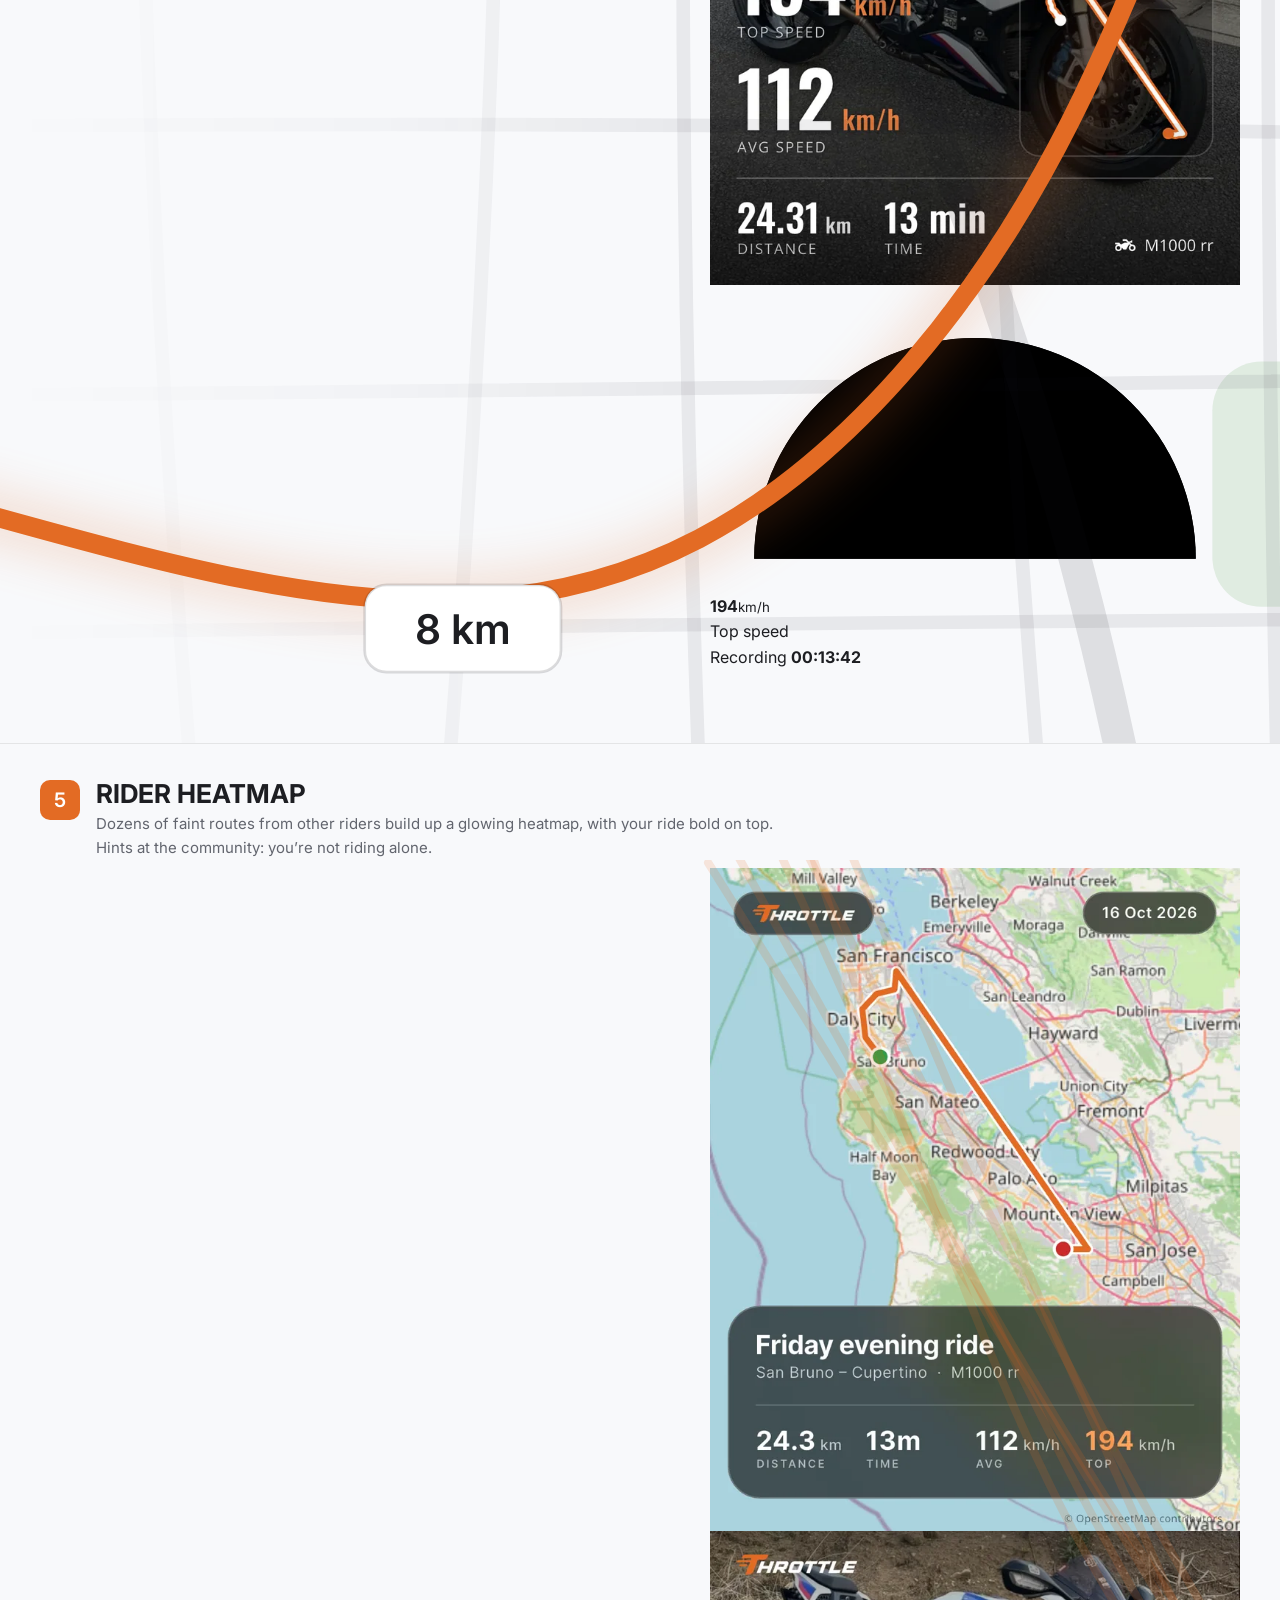
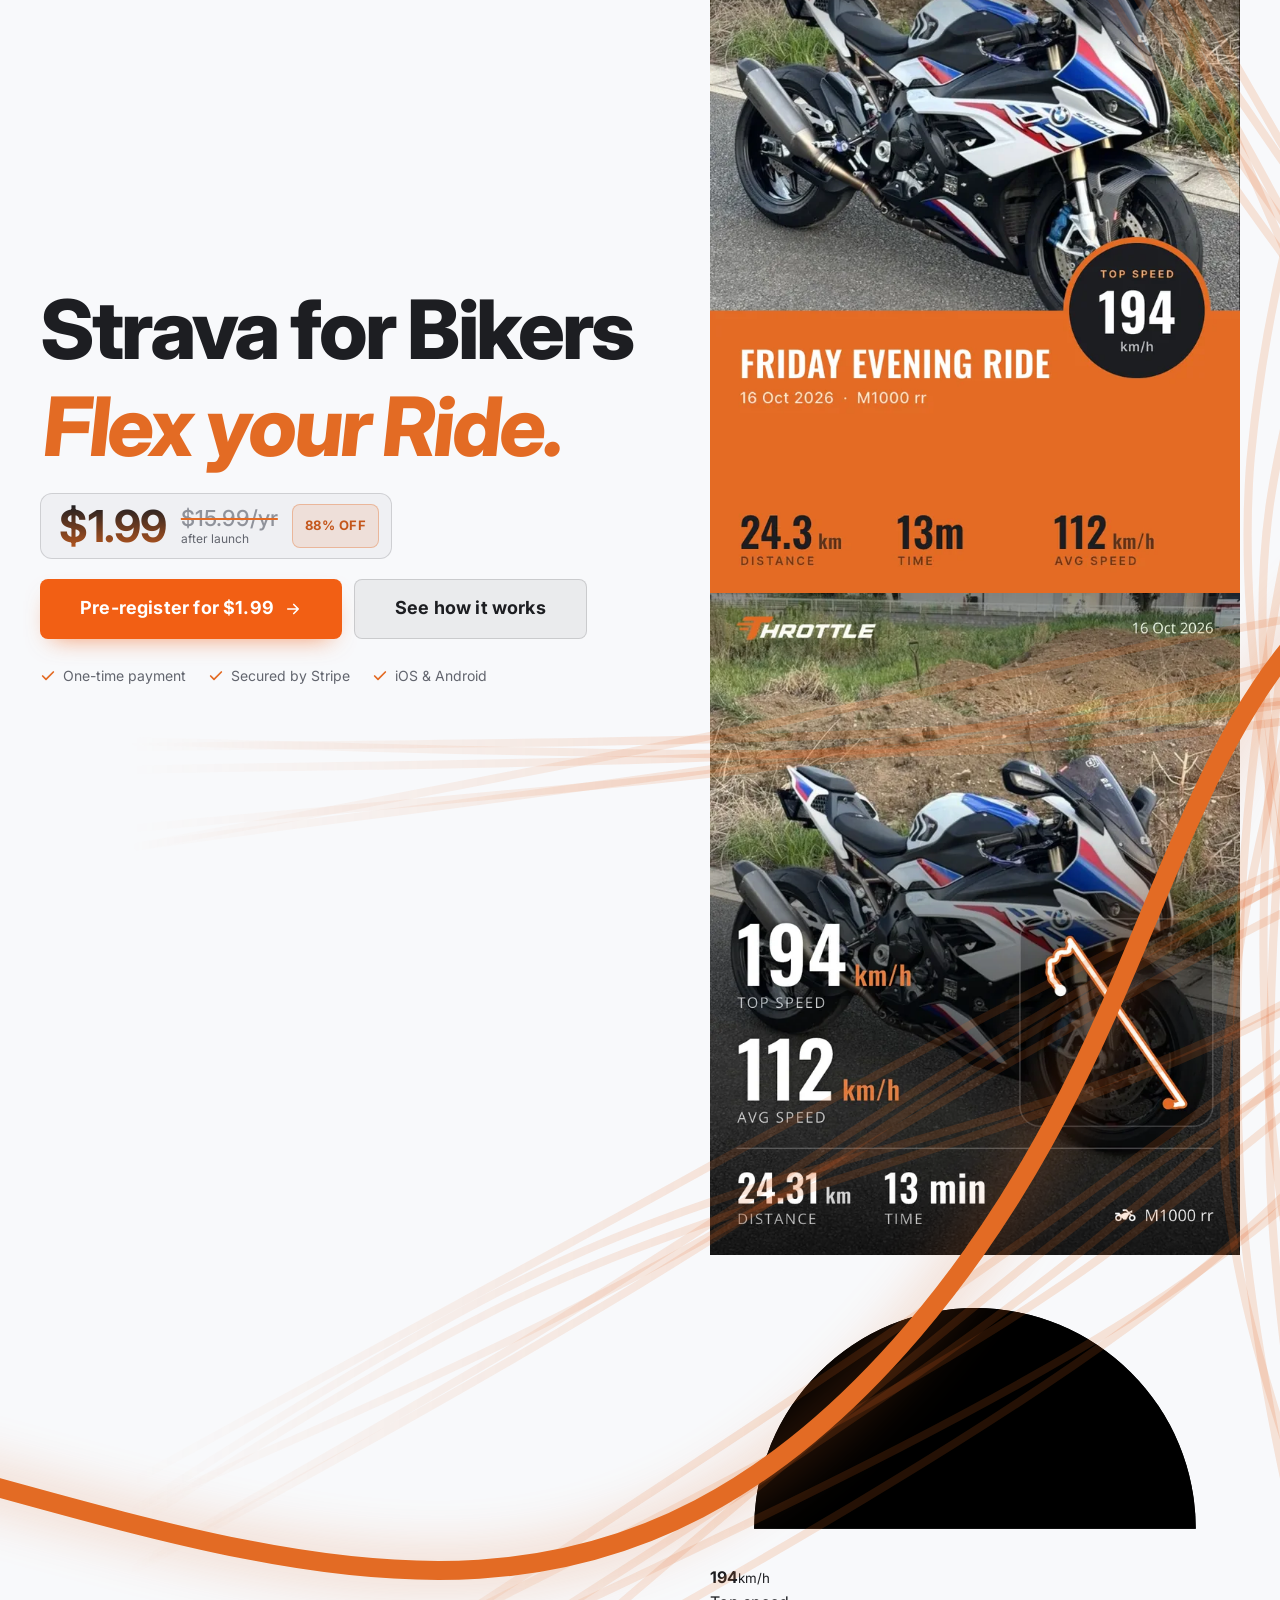
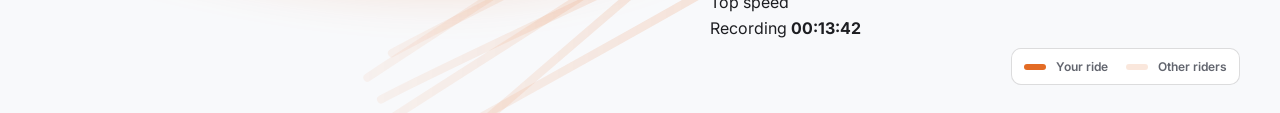
<file: route-concepts.html>
<!doctype html>
<html lang="en" data-theme="light">
<head>
  <meta charset="utf-8" />
  <meta name="viewport" content="width=device-width, initial-scale=1" />
  <meta name="robots" content="noindex" />
  <title>Route variations</title>
  <script>
    (function () {
      var t = "light";
      try { t = localStorage.getItem("throttle_theme") === "dark" ? "dark" : "light"; } catch (e) {}
      var q = new URLSearchParams(location.search);
      if (q.get("theme")) t = q.get("theme") === "dark" ? "dark" : "light";
      document.documentElement.setAttribute("data-theme", t);
      if (q.get("solo")) document.documentElement.setAttribute("data-solo", q.get("solo"));
    })();
  </script>
  <link rel="preconnect" href="https://fonts.googleapis.com" />
  <link rel="preconnect" href="https://fonts.gstatic.com" crossorigin />
  <link href="https://fonts.googleapis.com/css2?family=Inter:wght@400;500;600;700&family=Oswald:wght@500;600;700&display=swap" rel="stylesheet" />
  <link rel="stylesheet" href="assets/css/styles.css?v=10" />
  <style>
    /* ---------- Preview chrome ---------- */
    html { scroll-padding-top: 64px; }
    :root { --c-topo: rgba(255, 255, 255, 0.08); --c-red: #e5533d; }
    :root[data-theme="light"] { --c-topo: rgba(24, 22, 30, 0.12); --c-red: #d6402b; }

    .concept-bar { position: sticky; top: 0; z-index: 60; background: var(--nav-bg); backdrop-filter: saturate(160%) blur(16px); -webkit-backdrop-filter: saturate(160%) blur(16px); border-bottom: 1px solid var(--line); }
    .concept-bar__inner { display: flex; align-items: center; gap: 18px; height: 60px; }
    .concept-bar b { font-family: var(--display); text-transform: uppercase; font-size: 18px; white-space: nowrap; }
    .concept-bar nav { display: flex; gap: 4px; flex: 1; overflow-x: auto; scrollbar-width: none; }
    .concept-bar nav::-webkit-scrollbar { display: none; }
    .concept-bar nav a { padding: 6px 10px; border-radius: 8px; font-size: 13px; color: var(--muted); white-space: nowrap; }
    .concept-bar nav a:hover { background: var(--tint-2); color: var(--text); }

    .concept-label { position: relative; z-index: 3; padding: 36px 0 0; background: var(--bg); border-top: 1px solid var(--line); }
    .concept-label:first-of-type { border-top: 0; }
    .concept-label .wrap { display: flex; gap: 16px; align-items: flex-start; }
    .concept-num { flex: none; width: 40px; height: 40px; display: grid; place-items: center; border-radius: 10px; background: var(--orange); color: #fff; font-family: var(--display); font-size: 20px; font-weight: 600; }
    .concept-label h2 { margin: 0; font-family: var(--display); text-transform: uppercase; font-size: 26px; line-height: 1.1; }
    .concept-label p { margin: 4px 0 0; max-width: 680px; font-size: 15px; color: var(--muted); }

    .concept.hero { padding-top: 8px; padding-bottom: 72px; min-height: 760px; }
    .concept .fan { z-index: 1; }

        /* ---------- Route variations: shared ---------- */
    :root { --map-road: rgba(255, 255, 255, 0.07); --map-major: rgba(255, 255, 255, 0.11); --map-water: rgba(80, 140, 210, 0.18); --map-park: rgba(90, 170, 100, 0.12); --heat: rgba(255, 139, 69, 0.22); }
    :root[data-theme="light"] { --map-road: rgba(24, 22, 30, 0.07); --map-major: rgba(24, 22, 30, 0.11); --map-water: rgba(90, 150, 215, 0.2); --map-park: rgba(100, 170, 95, 0.16); --heat: rgba(227, 107, 36, 0.16); }

    .rv { background: radial-gradient(ellipse 55% 50% at 80% 30%, var(--orange-soft), transparent 70%); }
    .rv-svg { position: absolute; inset: 0; width: 100%; height: 100%; overflow: visible; }
    .rv-plan { fill: none; stroke: var(--line-2); stroke-width: 3; stroke-dasharray: 2 12; stroke-linecap: round; }
    .rv-route { fill: none; stroke: var(--orange); stroke-width: 7; stroke-linecap: round; stroke-linejoin: round; stroke-dasharray: 1000; stroke-dashoffset: 1000; filter: drop-shadow(0 0 10px rgba(227, 107, 36, 0.45)); }
    .concept.is-in .rv-route:not(.rv-route--live) { animation: rvdraw 3.2s cubic-bezier(0.5, 0, 0.2, 1) 0.2s forwards; }
    @keyframes rvdraw { to { stroke-dashoffset: 0; } }
    .rv-start circle { fill: var(--green); stroke: var(--bg); stroke-width: 5; }
    .rv-flag path { stroke: var(--text); stroke-width: 3; fill: none; stroke-linecap: round; }
    .rv-flag .rv-flag-cloth { fill: var(--orange); stroke: none; }
    .rv-flag, .rv-km, .rv-top, .rv-legend { opacity: 0; transition: opacity 0.5s; }
    .concept.is-in .rv-flag { opacity: 1; transition-delay: 3.2s; }
    .rv-km rect { fill: var(--surface); stroke: var(--line-2); }
    .rv-km text { font-family: var(--body); font-size: 15px; font-weight: 600; fill: var(--text); text-anchor: middle; dominant-baseline: central; }
    .rv-km--end rect { fill: var(--orange); stroke: none; }
    .rv-km--end text { fill: #fff; }
    .concept.is-in .rv-km { opacity: 1; }
    .concept.is-in .rv-km:nth-of-type(1) { transition-delay: 1.4s; }
    .concept.is-in .rv-km:nth-of-type(2) { transition-delay: 2.4s; }
    .concept.is-in .rv-km:nth-of-type(3) { transition-delay: 3.3s; }

    .rv-legend {
      position: absolute; right: max(var(--gutter), calc((100vw - var(--maxw)) / 2 + var(--gutter))); bottom: 28px;
      display: flex; align-items: center; gap: 10px; padding: 8px 12px;
      font-size: 12px; font-weight: 600; color: var(--muted);
      background: var(--panel); border: 1px solid var(--line-2); border-radius: 10px;
    }
    .rv-legend i { display: block; width: 90px; height: 6px; border-radius: 3px; background: linear-gradient(90deg, #ffc48f, #ff8b45, #e36b24, #d6402b); }
    .concept.is-in .rv-legend { opacity: 1; transition-delay: 3s; }

    /* ---------- 2 · Speed heat ---------- */
    .rv-route--speed { stroke: url(#spd); stroke-width: 9; filter: drop-shadow(0 0 12px rgba(214, 64, 43, 0.35)); }
    .rv-top rect { fill: #17171b; stroke: rgba(255, 255, 255, 0.12); }
    .rv-top-l { font-family: var(--body); font-size: 11px; font-weight: 600; letter-spacing: 0.14em; fill: #9d9ba4; }
    .rv-top-v { font-family: var(--display); font-size: 22px; font-weight: 600; fill: #fbfaf4; }
    .rv-top-v tspan { font-family: var(--body); font-size: 12px; fill: #ff8b45; }
    .rv-top-dot { fill: #fff; stroke: #d6402b; stroke-width: 5; }
    .rv-top-ring { fill: rgba(214, 64, 43, 0.25); transform-box: fill-box; transform-origin: center; animation: rvping 1.8s ease-out infinite; }
    .concept.is-in .rv-top { opacity: 1; transition-delay: 2.6s; }
    @keyframes rvping { from { transform: scale(0.5); opacity: 1; } to { transform: scale(2.2); opacity: 0; } }

    /* ---------- 3 · Live ride ---------- */
    .rv-rider { opacity: 0; transition: opacity 0.3s; }
    .rv-rider.is-on { opacity: 1; }
    .rv-rider-dot { fill: #fff; stroke: var(--orange); stroke-width: 6; }
    .rv-rider-ring { fill: rgba(227, 107, 36, 0.22); transform-box: fill-box; transform-origin: center; animation: rvping 1.6s ease-out infinite; }
    .rv-tag rect { fill: #17171b; stroke: rgba(255, 255, 255, 0.12); }
    .rv-tag text { font-family: var(--body); font-size: 15px; font-weight: 600; fill: #fbfaf4; font-variant-numeric: tabular-nums; }
    .rv-tag .rv-tag-sep { fill: #6c6a73; }
    .rv-tag .rv-tag-spd { fill: #ff8b45; }

    /* ---------- 4 · Street map ---------- */
    .rv-map { -webkit-mask-image: linear-gradient(90deg, transparent 0%, rgba(0, 0, 0, 0.35) 30%, #000 55%); mask-image: linear-gradient(90deg, transparent 0%, rgba(0, 0, 0, 0.35) 30%, #000 55%); }
    .map-minor { fill: none; stroke: var(--map-road); stroke-width: 5; stroke-linecap: round; }
    .map-major { fill: none; stroke: var(--map-major); stroke-width: 12; stroke-linecap: round; }
    .map-water { fill: none; stroke: var(--map-water); stroke-width: 54; stroke-linecap: round; }
    .map-park { fill: var(--map-park); }

    /* ---------- 5 · Rider heatmap ---------- */
    .rv-heat { -webkit-mask-image: linear-gradient(90deg, transparent 10%, rgba(0, 0, 0, 0.5) 35%, #000 60%); mask-image: linear-gradient(90deg, transparent 10%, rgba(0, 0, 0, 0.5) 35%, #000 60%); }
    .heat-line { fill: none; stroke: var(--heat); stroke-width: 3; stroke-linecap: round; mix-blend-mode: multiply; }
    :root:not([data-theme="light"]) .heat-line { mix-blend-mode: screen; }
    .rv-legend--heat i { width: 22px; height: 6px; }
    .rv-legend--heat i.you { background: var(--orange); }
    .rv-legend--heat i.others { background: var(--heat); margin-left: 8px; }

    /* ---------- Phones ---------- */
    @media (max-width: 1020px) {
      .concept.hero { min-height: 0; }
      .rv-svg { left: -60%; width: 220%; }
      .rv-map, .rv-heat { -webkit-mask-image: linear-gradient(180deg, transparent 20%, #000 60%); mask-image: linear-gradient(180deg, transparent 20%, #000 60%); }
      .rv-legend { right: var(--gutter); bottom: 16px; }
    }
    @media (max-width: 760px) {
      .concept-bar b { display: none; }
      .concept-label h2 { font-size: 22px; }
      .concept-label p { font-size: 14px; }
    }

    [data-solo] .concept-bar, [data-solo] .concept-label, [data-solo] .concept { display: none; }
    [data-solo="classic"] .concept--classic, [data-solo="speed"] .concept--speed, [data-solo="live"] .concept--live, [data-solo="map"] .concept--map, [data-solo="heat"] .concept--heat { display: block; padding-top: 108px; min-height: 100vh; }
  </style>
</head>
<body>
  <!-- Preview of variations on the Route hero. Not part of the site: delete after choosing. -->
  <div class="concept-bar">
    <div class="wrap concept-bar__inner">
      <b>The Route · variations</b>
      <nav><a href="#classic">1 · Classic</a><a href="#speed">2 · Speed heat</a><a href="#live">3 · Live ride</a><a href="#map">4 · Street map</a><a href="#heat">5 · Rider heatmap</a></nav>
      <button type="button" class="iconbtn theme-toggle" id="themeToggle" aria-label="Toggle light and dark">
        <svg class="i-sun" viewBox="0 0 24 24" aria-hidden="true"><circle cx="12" cy="12" r="4"/><path d="M12 2v2M12 20v2M4.9 4.9l1.4 1.4M17.7 17.7l1.4 1.4M2 12h2M20 12h2M4.9 19.1l1.4-1.4M17.7 6.3l1.4-1.4"/></svg>
        <svg class="i-moon" viewBox="0 0 24 24" aria-hidden="true"><path d="M20 14.5A8 8 0 0 1 9.5 4a8 8 0 1 0 10.5 10.5Z"/></svg>
      </button>
    </div>
  </div>

  <header class="concept-label" id="classic">
    <div class="wrap"><span class="concept-num">1</span><div><h2>Classic</h2><p>The version you picked: an orange GPS line draws itself in, from a green start dot to the finish flag, with km markers popping up along the way.</p></div></div>
  </header>
  <section class="hero concept concept--classic">
      <div class="hero__bg rv rv--classic" aria-hidden="true"><svg class="rv-svg" viewBox="0 0 1440 900" preserveAspectRatio="xMidYMid slice"><path class="rv-plan" d="M-40 860 C 160 840 260 760 420 800 S 700 900 820 760 S 900 470 1080 450 S 1380 380 1330 220 S 1120 90 1010 160" /><path class="rv-route" pathLength="1000" d="M-40 860 C 160 840 260 760 420 800 S 700 900 820 760 S 900 470 1080 450 S 1380 380 1330 220 S 1120 90 1010 160" /><g class="rv-start"><circle cx="40" cy="851" r="11"/></g><g class="rv-flag"><path d="M1010 160 v-46" /><path class="rv-flag-cloth" d="M1010 114 h30 v20 h-30z" /></g><g class="rv-km" transform="translate(655 858)"><rect x="-36.0" y="-16" width="72" height="32" rx="8"/><text>8 km</text></g><g class="rv-km" transform="translate(1338 300)"><rect x="-40.0" y="-16" width="80" height="32" rx="8"/><text>16 km</text></g><g class="rv-km rv-km--end" transform="translate(1110 124)"><rect x="-46.0" y="-16" width="92" height="32" rx="8"/><text>24.3 km</text></g></svg></div>
      <div class="wrap hero__inner">
        <div class="hero__copy">
          <div style="height:50px"></div>
          <h1 class="hero__title">
            Strava for Bikers
          <div style="height:20px"></div>
            <span class="slant">Flex your Ride.</span>
          </h1>
          <div class="hero__price">
            <span class="hero__price-now">$1.99</span>
            <span class="hero__price-was"><s>$15.99/yr</s><small>after launch</small></span>
            <span class="hero__price-off">88% off</span>
          </div>
          <div class="hero__ctas">
            <a href="index.html#enroll" class="btn btn--primary btn--lg"><span>Pre-register for $1.99</span><svg viewBox="0 0 24 24" aria-hidden="true"><path d="M5 12h14M13 6l6 6-6 6"/></svg></a>
            <a href="index.html#features" class="btn btn--ghost btn--lg">See how it works</a>
          </div>
          <ul class="hero__meta">
            <li><svg viewBox="0 0 24 24" aria-hidden="true"><path d="M20 6 9 17l-5-5"/></svg>One-time payment</li>
            <li><svg viewBox="0 0 24 24" aria-hidden="true"><path d="M20 6 9 17l-5-5"/></svg>Secured by Stripe</li>
            <li><svg viewBox="0 0 24 24" aria-hidden="true"><path d="M20 6 9 17l-5-5"/></svg>iOS &amp; Android</li>
          </ul>
        </div>
        <div class="hero__visual">
          <div class="fan">
            <picture class="fan__card fan__card--l"><source srcset="assets/img/cards/map-glass.webp" type="image/webp" /><img src="assets/img/cards/map-glass.jpg" alt="" width="720" height="900" /></picture>
            <picture class="fan__card fan__card--r"><source srcset="assets/img/cards/orange-split.webp" type="image/webp" /><img src="assets/img/cards/orange-split.jpg" alt="" width="720" height="900" /></picture>
            <picture class="fan__card fan__card--c"><source srcset="assets/img/cards/photo-bold.webp" type="image/webp" /><img src="assets/img/cards/photo-bold.jpg" alt="Ride card: 194 km/h top speed" width="720" height="900" /></picture>
            <div class="float float--gauge keep-dark" aria-hidden="true">
              <svg viewBox="0 0 120 70" class="gauge"><path class="gauge__track" d="M10 62a50 50 0 0 1 100 0" /><path class="gauge__fill" d="M10 62a50 50 0 0 1 100 0" pathLength="100" style="stroke-dashoffset:11.8" /></svg>
              <div class="gauge__read"><b>194</b><small>km/h</small></div>
              <span class="float__label">Top speed</span>
            </div>
            <div class="float float--rec keep-dark" aria-hidden="true"><span class="rec-dot"></span>Recording <b>00:13:42</b></div>
          </div>
        </div>
      </div>
  </section>
  <header class="concept-label" id="speed">
    <div class="wrap"><span class="concept-num">2</span><div><h2>Speed heat</h2><p>The line is coloured by speed, amber when cruising to red at full throttle, with a &ldquo;Top speed 194 km/h&rdquo; callout at the fastest point. Flexes the number the rider cares about.</p></div></div>
  </header>
  <section class="hero concept concept--speed">
      <div class="hero__bg rv rv--speed" aria-hidden="true"><svg class="rv-svg" viewBox="0 0 1440 900" preserveAspectRatio="xMidYMid slice"><defs><linearGradient id="spd" gradientUnits="userSpaceOnUse" x1="0" y1="880" x2="1400" y2="200">
          <stop offset="0" stop-color="#ffc48f"/><stop offset=".45" stop-color="#ff8b45"/><stop offset=".72" stop-color="#e36b24"/><stop offset=".88" stop-color="#d6402b"/><stop offset="1" stop-color="#b8321f"/></linearGradient></defs>
        <path class="rv-plan" d="M-40 860 C 160 840 260 760 420 800 S 700 900 820 760 S 900 470 1080 450 S 1380 380 1330 220 S 1120 90 1010 160" /><path class="rv-route rv-route--speed" pathLength="1000" d="M-40 860 C 160 840 260 760 420 800 S 700 900 820 760 S 900 470 1080 450 S 1380 380 1330 220 S 1120 90 1010 160" /><g class="rv-start"><circle cx="40" cy="851" r="11"/></g><g class="rv-flag"><path d="M1010 160 v-46" /><path class="rv-flag-cloth" d="M1010 114 h30 v20 h-30z" /></g>
        <g class="rv-top" transform="translate(1227 110)"><circle class="rv-top-ring" r="22"/><circle class="rv-top-dot" r="9"/>
          <g transform="translate(-95 -86)"><rect width="190" height="52" rx="10"/><text class="rv-top-l" x="16" y="21">TOP SPEED</text><text class="rv-top-v" x="16" y="42">194 <tspan>km/h</tspan></text></g></g></svg><div class="rv-legend" aria-hidden="true"><span>Slow</span><i></i><span>Fast</span></div></div>
      <div class="wrap hero__inner">
        <div class="hero__copy">
          <div style="height:50px"></div>
          <h1 class="hero__title">
            Strava for Bikers
          <div style="height:20px"></div>
            <span class="slant">Flex your Ride.</span>
          </h1>
          <div class="hero__price">
            <span class="hero__price-now">$1.99</span>
            <span class="hero__price-was"><s>$15.99/yr</s><small>after launch</small></span>
            <span class="hero__price-off">88% off</span>
          </div>
          <div class="hero__ctas">
            <a href="index.html#enroll" class="btn btn--primary btn--lg"><span>Pre-register for $1.99</span><svg viewBox="0 0 24 24" aria-hidden="true"><path d="M5 12h14M13 6l6 6-6 6"/></svg></a>
            <a href="index.html#features" class="btn btn--ghost btn--lg">See how it works</a>
          </div>
          <ul class="hero__meta">
            <li><svg viewBox="0 0 24 24" aria-hidden="true"><path d="M20 6 9 17l-5-5"/></svg>One-time payment</li>
            <li><svg viewBox="0 0 24 24" aria-hidden="true"><path d="M20 6 9 17l-5-5"/></svg>Secured by Stripe</li>
            <li><svg viewBox="0 0 24 24" aria-hidden="true"><path d="M20 6 9 17l-5-5"/></svg>iOS &amp; Android</li>
          </ul>
        </div>
        <div class="hero__visual">
          <div class="fan">
            <picture class="fan__card fan__card--l"><source srcset="assets/img/cards/map-glass.webp" type="image/webp" /><img src="assets/img/cards/map-glass.jpg" alt="" width="720" height="900" /></picture>
            <picture class="fan__card fan__card--r"><source srcset="assets/img/cards/orange-split.webp" type="image/webp" /><img src="assets/img/cards/orange-split.jpg" alt="" width="720" height="900" /></picture>
            <picture class="fan__card fan__card--c"><source srcset="assets/img/cards/photo-bold.webp" type="image/webp" /><img src="assets/img/cards/photo-bold.jpg" alt="Ride card: 194 km/h top speed" width="720" height="900" /></picture>
            <div class="float float--gauge keep-dark" aria-hidden="true">
              <svg viewBox="0 0 120 70" class="gauge"><path class="gauge__track" d="M10 62a50 50 0 0 1 100 0" /><path class="gauge__fill" d="M10 62a50 50 0 0 1 100 0" pathLength="100" style="stroke-dashoffset:11.8" /></svg>
              <div class="gauge__read"><b>194</b><small>km/h</small></div>
              <span class="float__label">Top speed</span>
            </div>
            <div class="float float--rec keep-dark" aria-hidden="true"><span class="rec-dot"></span>Recording <b>00:13:42</b></div>
          </div>
        </div>
      </div>
  </section>
  <header class="concept-label" id="live">
    <div class="wrap"><span class="concept-num">3</span><div><h2>Live ride</h2><p>A rider dot rides the route on a loop, drawing the line behind it, with a live tag showing distance and speed. Feels like the app&rsquo;s record screen.</p></div></div>
  </header>
  <section class="hero concept concept--live">
      <div class="hero__bg rv rv--live" aria-hidden="true"><svg class="rv-svg" viewBox="0 0 1440 900" preserveAspectRatio="xMidYMid slice"><path class="rv-plan rv-measure" d="M-40 860 C 160 840 260 760 420 800 S 700 900 820 760 S 900 470 1080 450 S 1380 380 1330 220 S 1120 90 1010 160" /><path class="rv-route rv-route--live" pathLength="1000" d="M-40 860 C 160 840 260 760 420 800 S 700 900 820 760 S 900 470 1080 450 S 1380 380 1330 220 S 1120 90 1010 160" /><g class="rv-start"><circle cx="40" cy="851" r="11"/></g><g class="rv-flag"><path d="M1010 160 v-46" /><path class="rv-flag-cloth" d="M1010 114 h30 v20 h-30z" /></g>
        <g class="rv-rider"><circle class="rv-rider-ring" r="26"/><circle class="rv-rider-dot" r="11"/>
          <g class="rv-tag" transform="translate(22 -64)"><rect width="168" height="44" rx="10"/><text x="14" y="28"><tspan class="rv-tag-km">0.0 km</tspan><tspan class="rv-tag-sep" dx="8">·</tspan><tspan class="rv-tag-spd" dx="8">0 km/h</tspan></text></g></g></svg></div>
      <div class="wrap hero__inner">
        <div class="hero__copy">
          <div style="height:50px"></div>
          <h1 class="hero__title">
            Strava for Bikers
          <div style="height:20px"></div>
            <span class="slant">Flex your Ride.</span>
          </h1>
          <div class="hero__price">
            <span class="hero__price-now">$1.99</span>
            <span class="hero__price-was"><s>$15.99/yr</s><small>after launch</small></span>
            <span class="hero__price-off">88% off</span>
          </div>
          <div class="hero__ctas">
            <a href="index.html#enroll" class="btn btn--primary btn--lg"><span>Pre-register for $1.99</span><svg viewBox="0 0 24 24" aria-hidden="true"><path d="M5 12h14M13 6l6 6-6 6"/></svg></a>
            <a href="index.html#features" class="btn btn--ghost btn--lg">See how it works</a>
          </div>
          <ul class="hero__meta">
            <li><svg viewBox="0 0 24 24" aria-hidden="true"><path d="M20 6 9 17l-5-5"/></svg>One-time payment</li>
            <li><svg viewBox="0 0 24 24" aria-hidden="true"><path d="M20 6 9 17l-5-5"/></svg>Secured by Stripe</li>
            <li><svg viewBox="0 0 24 24" aria-hidden="true"><path d="M20 6 9 17l-5-5"/></svg>iOS &amp; Android</li>
          </ul>
        </div>
        <div class="hero__visual">
          <div class="fan">
            <picture class="fan__card fan__card--l"><source srcset="assets/img/cards/map-glass.webp" type="image/webp" /><img src="assets/img/cards/map-glass.jpg" alt="" width="720" height="900" /></picture>
            <picture class="fan__card fan__card--r"><source srcset="assets/img/cards/orange-split.webp" type="image/webp" /><img src="assets/img/cards/orange-split.jpg" alt="" width="720" height="900" /></picture>
            <picture class="fan__card fan__card--c"><source srcset="assets/img/cards/photo-bold.webp" type="image/webp" /><img src="assets/img/cards/photo-bold.jpg" alt="Ride card: 194 km/h top speed" width="720" height="900" /></picture>
            <div class="float float--gauge keep-dark" aria-hidden="true">
              <svg viewBox="0 0 120 70" class="gauge"><path class="gauge__track" d="M10 62a50 50 0 0 1 100 0" /><path class="gauge__fill" d="M10 62a50 50 0 0 1 100 0" pathLength="100" style="stroke-dashoffset:11.8" /></svg>
              <div class="gauge__read"><b>194</b><small>km/h</small></div>
              <span class="float__label">Top speed</span>
            </div>
            <div class="float float--rec keep-dark" aria-hidden="true"><span class="rec-dot"></span>Recording <b>00:13:42</b></div>
          </div>
        </div>
      </div>
  </section>
  <header class="concept-label" id="map">
    <div class="wrap"><span class="concept-num">4</span><div><h2>Street map</h2><p>The route sits on a faint city map: roads, a river, a few parks. Reads instantly as &ldquo;a real ride on a real map&rdquo;, like the cards riders share.</p></div></div>
  </header>
  <section class="hero concept concept--map">
      <div class="hero__bg rv rv--map" aria-hidden="true"><svg class="rv-svg rv-map" viewBox="0 0 1440 900" preserveAspectRatio="xMidYMid slice"><path class="map-water" d="M1500 40 C 1260 120 1180 260 1220 420 S 1120 700 1300 980" /><rect class="map-park" x="760" y="120" width="170" height="110" rx="18" /><rect class="map-park" x="1150" y="560" width="140" height="180" rx="18" /><rect class="map-park" x="560" y="520" width="120" height="90" rx="18" /><rect class="map-park" x="930" y="760" width="200" height="90" rx="18" /><path class="map-minor" d="M-20 40 Q 720 30 1460 29" /><path class="map-minor" d="M-20 132 Q 720 127 1460 115" /><path class="map-minor" d="M-20 224 Q 720 198 1460 238" /><path class="map-minor" d="M-20 316 Q 720 292 1460 319" /><path class="map-minor" d="M-20 408 Q 720 415 1460 391" /><path class="map-minor" d="M-20 500 Q 720 528 1460 512" /><path class="map-minor" d="M-20 592 Q 720 575 1460 574" /><path class="map-minor" d="M-20 684 Q 720 659 1460 691" /><path class="map-minor" d="M-20 776 Q 720 772 1460 760" /><path class="map-minor" d="M-20 868 Q 720 853 1460 853" /><path class="map-minor" d="M30 -20 Q 60 450 27 920" /><path class="map-minor" d="M134 -20 Q 101 450 156 920" /><path class="map-minor" d="M238 -20 Q 270 450 215 920" /><path class="map-minor" d="M342 -20 Q 330 450 352 920" /><path class="map-minor" d="M446 -20 Q 486 450 453 920" /><path class="map-minor" d="M550 -20 Q 517 450 556 920" /><path class="map-minor" d="M654 -20 Q 688 450 649 920" /><path class="map-minor" d="M758 -20 Q 724 450 742 920" /><path class="map-minor" d="M862 -20 Q 827 450 867 920" /><path class="map-minor" d="M966 -20 Q 943 450 954 920" /><path class="map-minor" d="M1070 -20 Q 1083 450 1049 920" /><path class="map-minor" d="M1174 -20 Q 1203 450 1151 920" /><path class="map-minor" d="M1278 -20 Q 1311 450 1267 920" /><path class="map-minor" d="M1382 -20 Q 1413 450 1404 920" /><path class="map-major" d="M-20 640 C 400 600 700 420 1460 380" /><path class="map-major" d="M520 -20 C 600 300 820 520 900 920" /><path class="map-major" d="M980 -20 C 1000 200 1100 300 1460 260" /></svg><svg class="rv-svg" viewBox="0 0 1440 900" preserveAspectRatio="xMidYMid slice"><path class="rv-route" pathLength="1000" d="M-40 860 C 160 840 260 760 420 800 S 700 900 820 760 S 900 470 1080 450 S 1380 380 1330 220 S 1120 90 1010 160" /><g class="rv-start"><circle cx="40" cy="851" r="11"/></g><g class="rv-flag"><path d="M1010 160 v-46" /><path class="rv-flag-cloth" d="M1010 114 h30 v20 h-30z" /></g><g class="rv-km" transform="translate(655 858)"><rect x="-36.0" y="-16" width="72" height="32" rx="8"/><text>8 km</text></g><g class="rv-km" transform="translate(1338 300)"><rect x="-40.0" y="-16" width="80" height="32" rx="8"/><text>16 km</text></g><g class="rv-km rv-km--end" transform="translate(1110 124)"><rect x="-46.0" y="-16" width="92" height="32" rx="8"/><text>24.3 km</text></g></svg></div>
      <div class="wrap hero__inner">
        <div class="hero__copy">
          <div style="height:50px"></div>
          <h1 class="hero__title">
            Strava for Bikers
          <div style="height:20px"></div>
            <span class="slant">Flex your Ride.</span>
          </h1>
          <div class="hero__price">
            <span class="hero__price-now">$1.99</span>
            <span class="hero__price-was"><s>$15.99/yr</s><small>after launch</small></span>
            <span class="hero__price-off">88% off</span>
          </div>
          <div class="hero__ctas">
            <a href="index.html#enroll" class="btn btn--primary btn--lg"><span>Pre-register for $1.99</span><svg viewBox="0 0 24 24" aria-hidden="true"><path d="M5 12h14M13 6l6 6-6 6"/></svg></a>
            <a href="index.html#features" class="btn btn--ghost btn--lg">See how it works</a>
          </div>
          <ul class="hero__meta">
            <li><svg viewBox="0 0 24 24" aria-hidden="true"><path d="M20 6 9 17l-5-5"/></svg>One-time payment</li>
            <li><svg viewBox="0 0 24 24" aria-hidden="true"><path d="M20 6 9 17l-5-5"/></svg>Secured by Stripe</li>
            <li><svg viewBox="0 0 24 24" aria-hidden="true"><path d="M20 6 9 17l-5-5"/></svg>iOS &amp; Android</li>
          </ul>
        </div>
        <div class="hero__visual">
          <div class="fan">
            <picture class="fan__card fan__card--l"><source srcset="assets/img/cards/map-glass.webp" type="image/webp" /><img src="assets/img/cards/map-glass.jpg" alt="" width="720" height="900" /></picture>
            <picture class="fan__card fan__card--r"><source srcset="assets/img/cards/orange-split.webp" type="image/webp" /><img src="assets/img/cards/orange-split.jpg" alt="" width="720" height="900" /></picture>
            <picture class="fan__card fan__card--c"><source srcset="assets/img/cards/photo-bold.webp" type="image/webp" /><img src="assets/img/cards/photo-bold.jpg" alt="Ride card: 194 km/h top speed" width="720" height="900" /></picture>
            <div class="float float--gauge keep-dark" aria-hidden="true">
              <svg viewBox="0 0 120 70" class="gauge"><path class="gauge__track" d="M10 62a50 50 0 0 1 100 0" /><path class="gauge__fill" d="M10 62a50 50 0 0 1 100 0" pathLength="100" style="stroke-dashoffset:11.8" /></svg>
              <div class="gauge__read"><b>194</b><small>km/h</small></div>
              <span class="float__label">Top speed</span>
            </div>
            <div class="float float--rec keep-dark" aria-hidden="true"><span class="rec-dot"></span>Recording <b>00:13:42</b></div>
          </div>
        </div>
      </div>
  </section>
  <header class="concept-label" id="heat">
    <div class="wrap"><span class="concept-num">5</span><div><h2>Rider heatmap</h2><p>Dozens of faint routes from other riders build up a glowing heatmap, with your ride bold on top. Hints at the community: you&rsquo;re not riding alone.</p></div></div>
  </header>
  <section class="hero concept concept--heat">
      <div class="hero__bg rv rv--heat" aria-hidden="true"><svg class="rv-svg rv-heat" viewBox="0 0 1440 900" preserveAspectRatio="xMidYMid slice"><path class="heat-line" d="M442 898 C480 877 592 814 670 768 C747 722 821 668 908 620 C996 572 1108 534 1196 479 C1284 424 1398 321 1439 290" /><path class="heat-line" d="M399 916 C445 887 587 785 679 740 C771 694 864 688 950 643 C1036 598 1115 531 1197 470 C1279 408 1401 307 1442 275" /><path class="heat-line" d="M421 877 C460 856 573 793 653 750 C733 707 811 662 900 617 C989 572 1093 533 1186 481 C1280 430 1415 336 1461 307" /><path class="heat-line" d="M420 908 C461 882 579 796 667 752 C755 708 861 691 951 645 C1041 599 1124 534 1207 474 C1290 415 1410 317 1450 286" /><path class="heat-line" d="M409 878 C455 858 594 802 683 758 C772 714 854 659 943 613 C1031 567 1131 536 1213 482 C1295 427 1397 318 1434 285" /><path class="heat-line" d="M441 898 C483 875 617 804 694 758 C771 713 818 677 903 626 C987 575 1114 507 1204 452 C1293 396 1399 318 1439 291" /><path class="heat-line" d="M620 887 C665 857 804 769 889 706 C975 642 1075 579 1134 506 C1193 433 1218 351 1243 266 C1268 180 1277 38 1284 -8" /><path class="heat-line" d="M621 907 C666 877 810 790 890 724 C971 658 1041 584 1104 511 C1166 437 1233 369 1264 284 C1296 199 1286 47 1290 0" /><path class="heat-line" d="M625 895 C676 868 850 794 928 736 C1007 678 1048 628 1098 548 C1147 468 1189 352 1225 256 C1261 160 1299 19 1314 -29" /><path class="heat-line" d="M629 878 C673 854 809 791 889 733 C968 674 1048 606 1105 528 C1163 450 1197 357 1233 266 C1270 175 1309 27 1324 -21" /><path class="heat-line" d="M644 919 C685 884 811 774 894 710 C976 647 1084 615 1140 539 C1195 463 1198 342 1227 252 C1256 163 1298 44 1312 3" /><path class="heat-line" d="M624 923 C675 892 848 804 930 734 C1012 664 1067 576 1114 502 C1162 428 1187 378 1216 292 C1245 207 1275 41 1286 -9" /><path class="heat-line" d="M905 929 C916 933 939 958 968 950 C997 941 1030 903 1080 879 C1130 856 1204 848 1268 807 C1332 765 1433 658 1466 629" /><path class="heat-line" d="M922 925 C928 925 930 935 960 926 C989 917 1051 895 1099 871 C1147 847 1187 823 1248 781 C1309 740 1428 648 1464 621" /><path class="heat-line" d="M893 960 C912 958 973 957 1010 946 C1047 936 1073 928 1112 898 C1152 868 1193 804 1246 764 C1300 725 1403 678 1435 661" /><path class="heat-line" d="M910 964 C919 961 928 955 960 945 C992 936 1052 927 1101 906 C1151 884 1199 858 1256 814 C1312 770 1408 671 1438 642" /><path class="heat-line" d="M912 961 C926 959 963 956 997 949 C1032 941 1074 940 1117 915 C1161 890 1197 841 1257 798 C1318 755 1444 682 1481 659" /><path class="heat-line" d="M896 955 C914 953 968 953 1004 942 C1039 931 1064 912 1109 887 C1153 863 1214 834 1269 794 C1324 754 1410 672 1438 647" /><path class="heat-line" d="M532 554 C590 552 777 553 879 540 C981 528 1072 514 1145 479 C1217 444 1267 388 1315 329 C1363 270 1415 159 1436 125" /><path class="heat-line" d="M519 546 C579 544 771 546 877 536 C983 525 1079 524 1154 483 C1228 443 1275 350 1324 291 C1373 232 1429 156 1450 129" /><path class="heat-line" d="M505 543 C568 543 781 554 888 544 C994 534 1072 519 1145 482 C1218 445 1278 385 1328 325 C1378 264 1425 151 1444 116" /><path class="heat-line" d="M536 582 C594 573 784 552 886 530 C989 508 1080 488 1152 452 C1224 416 1263 368 1318 316 C1372 263 1451 168 1478 138" /><path class="heat-line" d="M531 583 C585 573 753 541 855 519 C957 496 1068 484 1145 450 C1223 415 1268 366 1322 311 C1375 256 1442 152 1467 120" /><path class="heat-line" d="M510 578 C574 570 789 557 892 533 C994 510 1048 477 1126 437 C1203 397 1298 344 1356 292 C1414 240 1452 152 1471 124" /><path class="heat-line" d="M735 -39 C761 6 834 145 889 231 C945 318 1010 409 1066 480 C1122 550 1156 596 1223 652 C1290 709 1426 790 1467 817" /><path class="heat-line" d="M767 -12 C790 37 859 198 908 280 C956 361 1003 414 1058 478 C1114 541 1178 602 1240 659 C1303 716 1402 792 1435 819" /><path class="heat-line" d="M771 -37 C789 11 832 159 880 248 C928 336 998 421 1059 494 C1120 568 1182 632 1248 689 C1314 746 1420 811 1454 835" /><path class="heat-line" d="M781 -41 C803 10 873 179 914 268 C956 356 974 419 1030 491 C1085 562 1178 642 1248 697 C1319 753 1419 803 1454 824" /><path class="heat-line" d="M780 -5 C802 39 869 174 915 254 C961 334 1000 405 1057 478 C1113 551 1185 634 1253 693 C1322 751 1432 808 1467 831" /><path class="heat-line" d="M745 1 C774 47 866 196 917 281 C968 365 998 439 1051 508 C1103 578 1161 647 1232 697 C1304 748 1437 793 1479 812" /><path class="heat-line" d="M1003 954 C994 905 955 751 950 662 C945 573 955 497 973 418 C990 340 1023 260 1056 190 C1089 119 1152 27 1171 -5" /><path class="heat-line" d="M981 922 C976 884 953 777 951 698 C950 620 955 533 974 451 C993 369 1026 288 1064 206 C1102 124 1180 -0 1203 -42" /><path class="heat-line" d="M986 941 C978 901 943 782 940 699 C936 615 944 524 964 442 C984 361 1024 288 1058 210 C1093 132 1152 13 1170 -26" /><path class="heat-line" d="M1018 961 C1004 918 942 791 935 705 C929 618 963 528 981 442 C999 357 1011 268 1044 191 C1078 114 1159 15 1182 -20" /><path class="heat-line" d="M1005 915 C1000 877 984 764 975 687 C966 611 940 537 951 457 C963 377 1004 289 1044 206 C1084 123 1166 -1 1190 -43" /><path class="heat-line" d="M1002 936 C997 898 984 791 974 709 C965 626 937 524 944 440 C952 355 979 276 1021 203 C1063 130 1167 35 1196 1" /></svg><svg class="rv-svg" viewBox="0 0 1440 900" preserveAspectRatio="xMidYMid slice"><path class="rv-route" pathLength="1000" d="M-40 860 C 160 840 260 760 420 800 S 700 900 820 760 S 900 470 1080 450 S 1380 380 1330 220 S 1120 90 1010 160" /><g class="rv-start"><circle cx="40" cy="851" r="11"/></g><g class="rv-flag"><path d="M1010 160 v-46" /><path class="rv-flag-cloth" d="M1010 114 h30 v20 h-30z" /></g></svg><div class="rv-legend rv-legend--heat" aria-hidden="true"><i class="you"></i><span>Your ride</span><i class="others"></i><span>Other riders</span></div></div>
      <div class="wrap hero__inner">
        <div class="hero__copy">
          <div style="height:50px"></div>
          <h1 class="hero__title">
            Strava for Bikers
          <div style="height:20px"></div>
            <span class="slant">Flex your Ride.</span>
          </h1>
          <div class="hero__price">
            <span class="hero__price-now">$1.99</span>
            <span class="hero__price-was"><s>$15.99/yr</s><small>after launch</small></span>
            <span class="hero__price-off">88% off</span>
          </div>
          <div class="hero__ctas">
            <a href="index.html#enroll" class="btn btn--primary btn--lg"><span>Pre-register for $1.99</span><svg viewBox="0 0 24 24" aria-hidden="true"><path d="M5 12h14M13 6l6 6-6 6"/></svg></a>
            <a href="index.html#features" class="btn btn--ghost btn--lg">See how it works</a>
          </div>
          <ul class="hero__meta">
            <li><svg viewBox="0 0 24 24" aria-hidden="true"><path d="M20 6 9 17l-5-5"/></svg>One-time payment</li>
            <li><svg viewBox="0 0 24 24" aria-hidden="true"><path d="M20 6 9 17l-5-5"/></svg>Secured by Stripe</li>
            <li><svg viewBox="0 0 24 24" aria-hidden="true"><path d="M20 6 9 17l-5-5"/></svg>iOS &amp; Android</li>
          </ul>
        </div>
        <div class="hero__visual">
          <div class="fan">
            <picture class="fan__card fan__card--l"><source srcset="assets/img/cards/map-glass.webp" type="image/webp" /><img src="assets/img/cards/map-glass.jpg" alt="" width="720" height="900" /></picture>
            <picture class="fan__card fan__card--r"><source srcset="assets/img/cards/orange-split.webp" type="image/webp" /><img src="assets/img/cards/orange-split.jpg" alt="" width="720" height="900" /></picture>
            <picture class="fan__card fan__card--c"><source srcset="assets/img/cards/photo-bold.webp" type="image/webp" /><img src="assets/img/cards/photo-bold.jpg" alt="Ride card: 194 km/h top speed" width="720" height="900" /></picture>
            <div class="float float--gauge keep-dark" aria-hidden="true">
              <svg viewBox="0 0 120 70" class="gauge"><path class="gauge__track" d="M10 62a50 50 0 0 1 100 0" /><path class="gauge__fill" d="M10 62a50 50 0 0 1 100 0" pathLength="100" style="stroke-dashoffset:11.8" /></svg>
              <div class="gauge__read"><b>194</b><small>km/h</small></div>
              <span class="float__label">Top speed</span>
            </div>
            <div class="float float--rec keep-dark" aria-hidden="true"><span class="rec-dot"></span>Recording <b>00:13:42</b></div>
          </div>
        </div>
      </div>
  </section>
  <script>
    (function () {
      var root = document.documentElement;
      document.getElementById("themeToggle").addEventListener("click", function () {
        var next = root.getAttribute("data-theme") === "light" ? "dark" : "light";
        root.setAttribute("data-theme", next);
        try { localStorage.setItem("throttle_theme", next); } catch (e) {}
      });

      // Play each variation's entrance when it scrolls into view.
      var io = new IntersectionObserver(function (entries) {
        entries.forEach(function (e) {
          if (!e.isIntersecting) return;
          e.target.classList.add("is-in");
          io.unobserve(e.target);
          if (e.target.classList.contains("concept--live")) startLive(e.target);
        });
      }, { threshold: 0.3 });
      document.querySelectorAll(".concept").forEach(function (s) { io.observe(s); });

      // Live ride: a rider dot rides the route on a loop, drawing the line
      // behind it, with a tag showing distance and speed.
      function startLive(section) {
        var measure = section.querySelector(".rv-measure");
        var line = section.querySelector(".rv-route--live");
        var rider = section.querySelector(".rv-rider");
        var kmEl = section.querySelector(".rv-tag-km");
        var spdEl = section.querySelector(".rv-tag-spd");
        var tag = section.querySelector(".rv-tag");
        var len = measure.getTotalLength();
        var RIDE = 9000, HOLD = 1600, TOTAL_KM = 24.3;
        var ease = function (p) { return p < 0.5 ? 2 * p * p : 1 - Math.pow(-2 * p + 2, 2) / 2; };
        // Speed profile peaking at 194 km/h on the fast section (~78% in).
        var speed = function (p) {
          var base = 58 + 70 * Math.sin(Math.PI * p);
          var burst = 66 * Math.exp(-Math.pow((p - 0.78) / 0.07, 2));
          return Math.round(Math.min(194, base + burst));
        };
        rider.classList.add("is-on");
        var t0 = performance.now();
        function frame(now) {
          var t = (now - t0) % (RIDE + HOLD);
          var p = Math.min(1, t / RIDE);
          var freeze = new URLSearchParams(location.search).get("freeze"); // for screenshots
          if (freeze) p = parseFloat(freeze);
          var e = ease(p);
          var pt = measure.getPointAtLength(len * e);
          rider.setAttribute("transform", "translate(" + pt.x.toFixed(1) + " " + pt.y.toFixed(1) + ")");
          // Keep the tag on screen: flip it left of the dot near the right edge.
          tag.setAttribute("transform", pt.x > 1150 ? "translate(-190 -64)" : "translate(22 -64)");
          line.style.strokeDashoffset = String(1000 * (1 - e));
          kmEl.textContent = (TOTAL_KM * e).toFixed(1) + " km";
          spdEl.textContent = (p >= 1 ? 0 : speed(e)) + " km/h";
          requestAnimationFrame(frame);
        }
        requestAnimationFrame(frame);
      }
    })();

  </script>
</body>
</html>
</file>
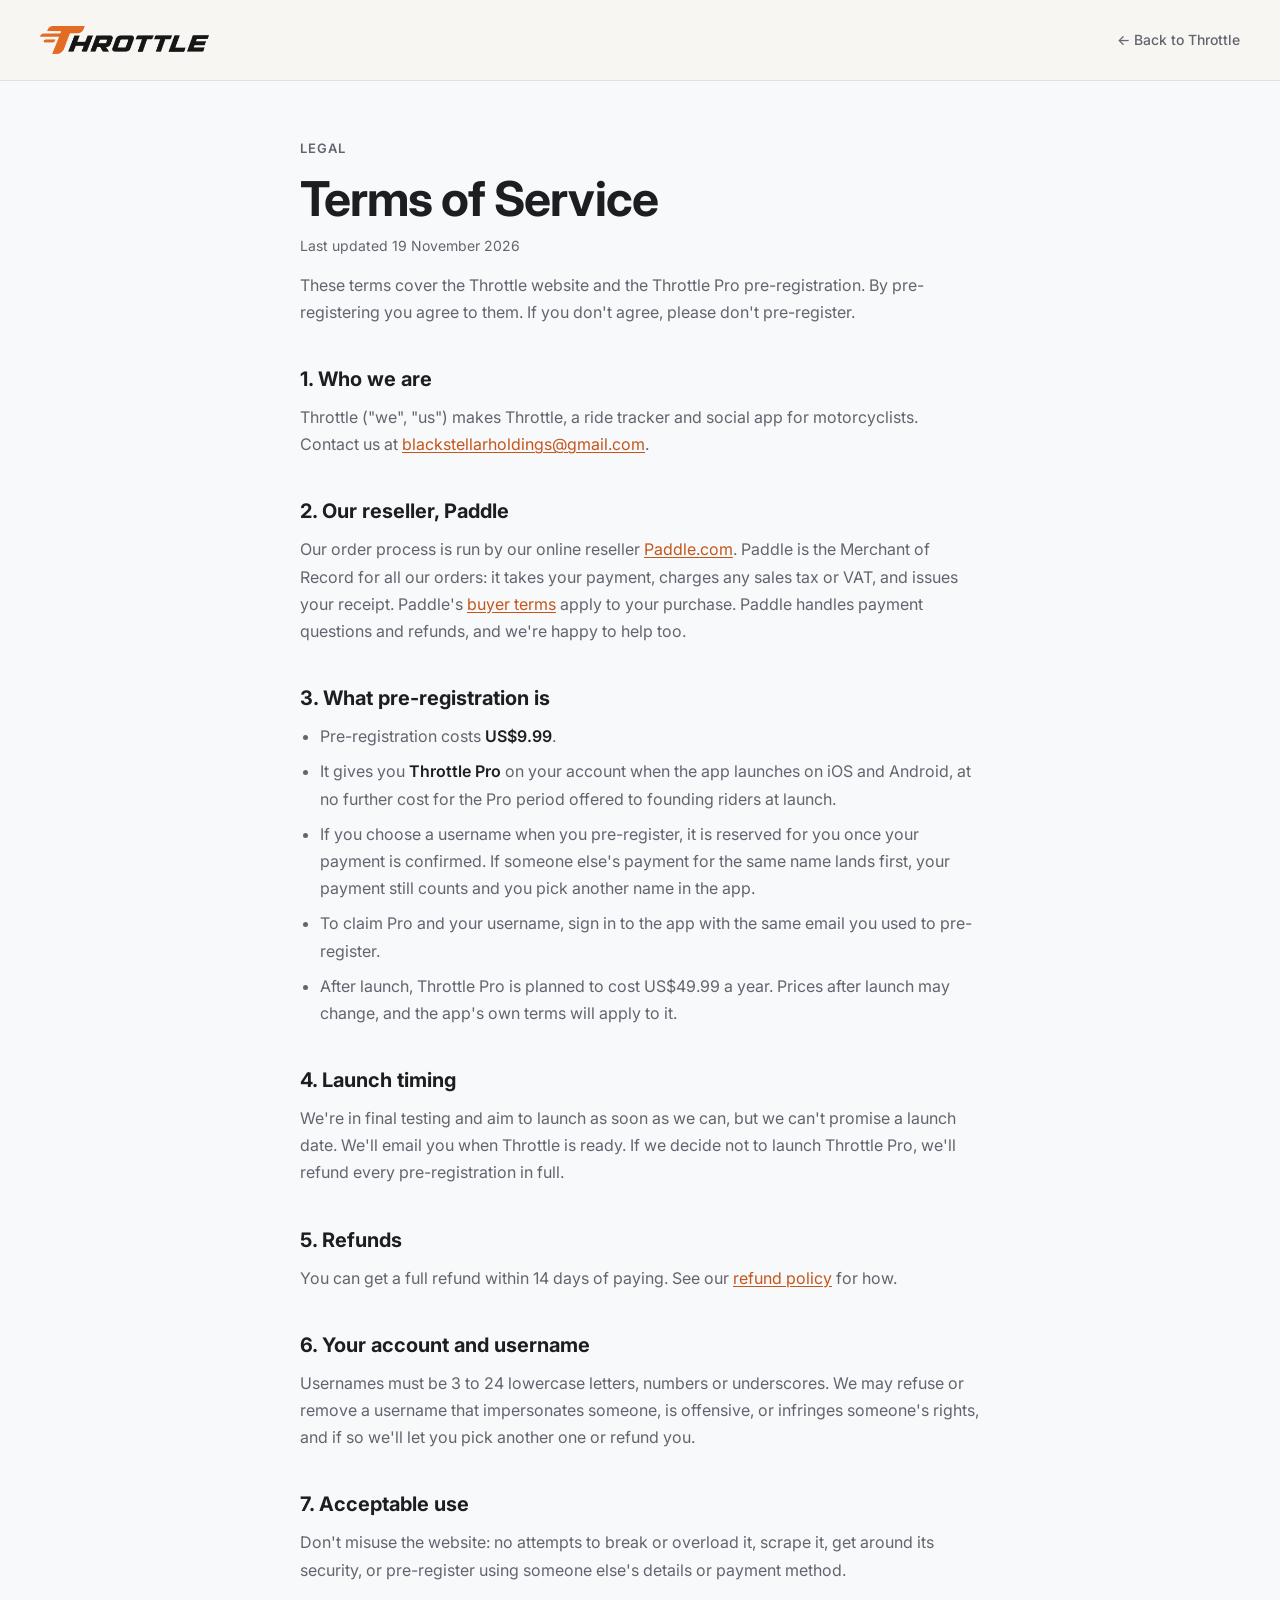
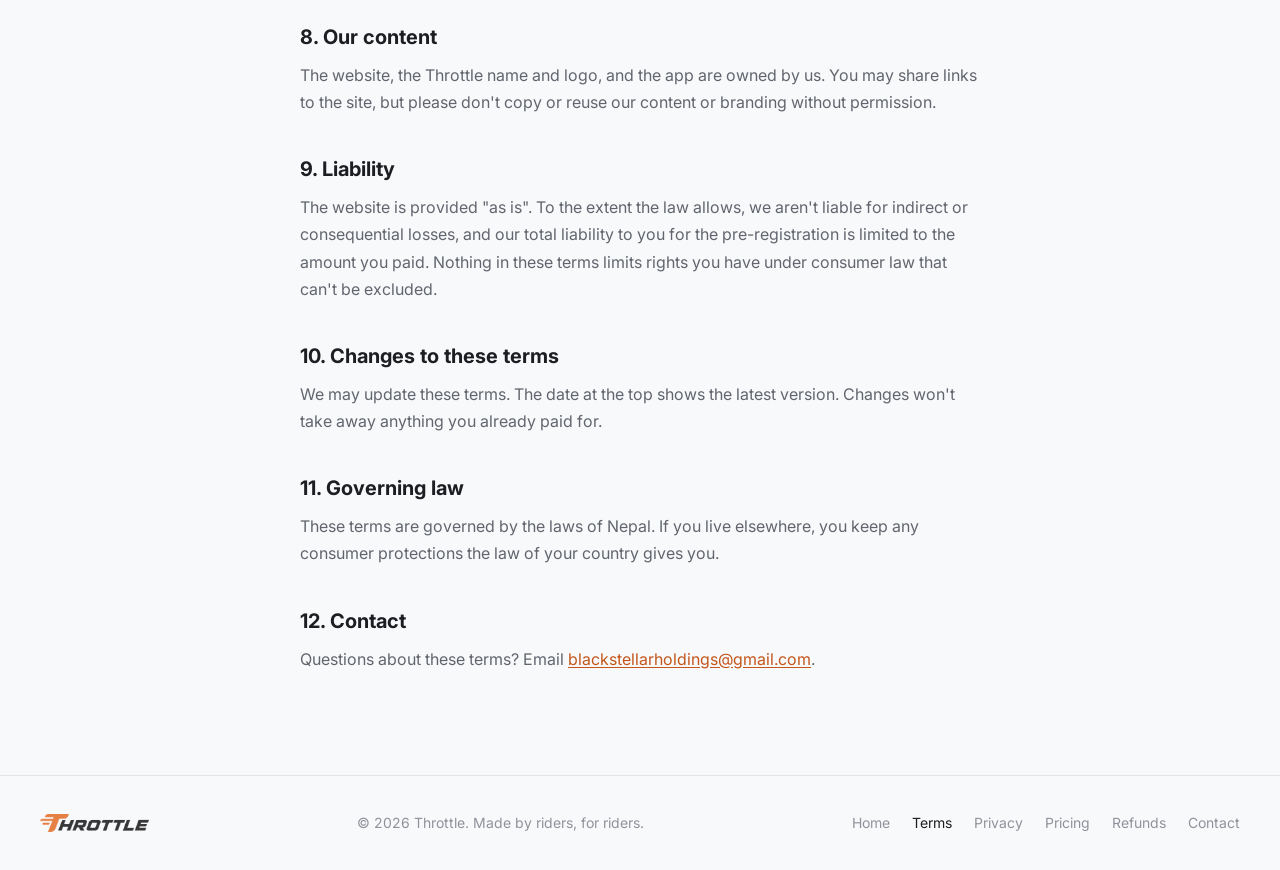
<file: terms.html>
<!doctype html>
<html lang="en" data-theme="light">
<head>
  <meta charset="utf-8" />
  <script async src="https://www.googletagmanager.com/gtag/js?id=G-M7SRSHDRN9"></script>
  <script src="assets/js/analytics.js"></script>
  <meta name="viewport" content="width=device-width, initial-scale=1, viewport-fit=cover" />
  <title>Terms of Service | Throttle</title>
  <meta name="description" content="The terms for the Throttle website and Throttle Pro pre-registration." />
  <meta name="theme-color" content="#f7f5f1" />
  <script src="assets/js/theme.js?v=2"></script>
  <link rel="icon" type="image/png" sizes="32x32" href="assets/img/favicon-32.png" />
  <link rel="apple-touch-icon" href="assets/img/apple-touch-icon.png" />
  <link rel="preconnect" href="https://fonts.googleapis.com" />
  <link rel="preconnect" href="https://fonts.gstatic.com" crossorigin />
  <link href="https://fonts.googleapis.com/css2?family=Inter:wght@400;500;600;700;800;900&display=swap" rel="stylesheet" />
  <link rel="stylesheet" href="assets/css/styles.css?v=14" />
</head>
<body class="legal-page">
  <a class="skip" href="#main">Skip to content</a>
  <header class="nav legal-nav">
    <div class="wrap nav__inner">
      <a href="/" class="nav__logo" aria-label="Throttle home">
        <img class="logo-on-dark" src="assets/img/logo-light.png" alt="Throttle" width="640" height="114" />
        <img class="logo-on-light" src="assets/img/logo-dark.png" alt="Throttle" width="640" height="114" />
      </a>
      <a href="/" class="legal-back">&larr; Back to Throttle</a>
    </div>
  </header>

  <main id="main" class="wrap legal">
    <p class="legal__eyebrow">Legal</p>
    <h1>Terms of Service</h1>
    <p class="legal__updated">Last updated 19 November 2026</p>

    <p>These terms cover the Throttle website and the Throttle Pro pre-registration. By pre-registering you agree to them. If you don't agree, please don't pre-register.</p>

    <h2>1. Who we are</h2>
    <p>Throttle ("we", "us") makes Throttle, a ride tracker and social app for motorcyclists. Contact us at <a href="mailto:blackstellarholdings@gmail.com">blackstellarholdings@gmail.com</a>.</p>

    <h2>2. Our reseller, Paddle</h2>
    <p>Our order process is run by our online reseller <a href="https://www.paddle.com" rel="noopener">Paddle.com</a>. Paddle is the Merchant of Record for all our orders: it takes your payment, charges any sales tax or VAT, and issues your receipt. Paddle's <a href="https://www.paddle.com/legal/checkout-buyer-terms" rel="noopener">buyer terms</a> apply to your purchase. Paddle handles payment questions and refunds, and we're happy to help too.</p>

    <h2>3. What pre-registration is</h2>
    <ul>
      <li>Pre-registration costs <strong>US$9.99</strong>.</li>
      <li>It gives you <strong>Throttle Pro</strong> on your account when the app launches on iOS and Android, at no further cost for the Pro period offered to founding riders at launch.</li>
      <li>If you choose a username when you pre-register, it is reserved for you once your payment is confirmed. If someone else's payment for the same name lands first, your payment still counts and you pick another name in the app.</li>
      <li>To claim Pro and your username, sign in to the app with the same email you used to pre-register.</li>
      <li>After launch, Throttle Pro is planned to cost US$49.99 a year. Prices after launch may change, and the app's own terms will apply to it.</li>
    </ul>

    <h2>4. Launch timing</h2>
    <p>We're in final testing and aim to launch as soon as we can, but we can't promise a launch date. We'll email you when Throttle is ready. If we decide not to launch Throttle Pro, we'll refund every pre-registration in full.</p>

    <h2>5. Refunds</h2>
    <p>You can get a full refund within 14 days of paying. See our <a href="refunds.html">refund policy</a> for how.</p>

    <h2>6. Your account and username</h2>
    <p>Usernames must be 3 to 24 lowercase letters, numbers or underscores. We may refuse or remove a username that impersonates someone, is offensive, or infringes someone's rights, and if so we'll let you pick another one or refund you.</p>

    <h2>7. Acceptable use</h2>
    <p>Don't misuse the website: no attempts to break or overload it, scrape it, get around its security, or pre-register using someone else's details or payment method.</p>

    <h2>8. Our content</h2>
    <p>The website, the Throttle name and logo, and the app are owned by us. You may share links to the site, but please don't copy or reuse our content or branding without permission.</p>

    <h2>9. Liability</h2>
    <p>The website is provided "as is". To the extent the law allows, we aren't liable for indirect or consequential losses, and our total liability to you for the pre-registration is limited to the amount you paid. Nothing in these terms limits rights you have under consumer law that can't be excluded.</p>

    <h2>10. Changes to these terms</h2>
    <p>We may update these terms. The date at the top shows the latest version. Changes won't take away anything you already paid for.</p>

    <h2>11. Governing law</h2>
    <p>These terms are governed by the laws of Nepal. If you live elsewhere, you keep any consumer protections the law of your country gives you.</p>

    <h2>12. Contact</h2>
    <p>Questions about these terms? Email <a href="mailto:blackstellarholdings@gmail.com">blackstellarholdings@gmail.com</a>.</p>

  </main>

  <footer class="footer">
    <div class="wrap footer__inner">
      <a href="/" aria-label="Throttle home"><img src="assets/img/logo-light.png" alt="Throttle" width="640" height="114" class="footer__logo logo-on-dark" loading="lazy" /><img src="assets/img/logo-dark.png" alt="Throttle" width="640" height="114" class="footer__logo logo-on-light" loading="lazy" /></a>
      <p>&copy; 2026 Throttle. Made by riders, for riders.</p>
      <nav aria-label="Footer">
        <a href="/">Home</a>
        <a href="terms.html" aria-current="page">Terms</a>
        <a href="privacy.html">Privacy</a>
        <a href="pricing.html">Pricing</a>
        <a href="refunds.html">Refunds</a>
        <a href="contact.html">Contact</a>
      </nav>
    </div>
  </footer>
</body>
</html>
</file>
<file: assets/css/styles.css>
/* Throttle landing page: the one stylesheet for index.html.
   Light is the default (assets/js/theme.js sets data-theme on <html>; the
   toggle switches to "dark"). The dark palette doubles as the base below.
   Older page designs and their styles are kept in unused/assets/css/. */

:root {
  color-scheme: dark;
  --bg: #0d0d0f;
  --bg-2: #131316;
  --surface: #17171b;
  --surface-2: #1d1d22;
  --line: rgba(255, 255, 255, 0.08);
  --line-2: rgba(255, 255, 255, 0.14);
  --text: #fbfaf4;
  --muted: #9d9ba4;
  --dim: #6c6a73;
  --orange: #e36b24;
  --orange-hi: #ff8b45;
  --orange-soft: rgba(227, 107, 36, 0.14);
  --green: #3ecf8e;

  --text-2: #c9c7cf;
  --text-3: #d8d6dc;
  --tint: rgba(255, 255, 255, 0.04);
  --tint-2: rgba(255, 255, 255, 0.07);
  --line-3: rgba(255, 255, 255, 0.22);
  --ring: rgba(255, 255, 255, 0.08);
  --grid: rgba(255, 255, 255, 0.035);
  --shadow: rgba(0, 0, 0, 0.9);
  --glow: rgba(227, 107, 36, 0.28);
  --nav-bg: rgba(13, 13, 15, 0.72);
  --panel: rgba(13, 13, 15, 0.75);
  --sticky-bg: rgba(23, 23, 27, 0.88);
  --scrim: rgba(5, 5, 7, 0.7);
  --price-grad: linear-gradient(180deg, #fff, #ffd2b4);
  --offer-bg: linear-gradient(160deg, #1b1512, #121215 55%);
  --badge-bg: radial-gradient(circle at 30% 30%, #2a201a, #141416);
  --err-bg: rgba(255, 90, 90, 0.1);
  --err-line: rgba(255, 90, 90, 0.25);
  --err-text: #ff9c9c;
  --ok-text: #7fe3b4;
}

:root[data-theme="light"] {
  color-scheme: light;
  --bg: #f7f5f1;
  --bg-2: #efece6;
  --surface: #ffffff;
  --surface-2: #faf8f5;
  --line: rgba(24, 22, 30, 0.09);
  --line-2: rgba(24, 22, 30, 0.15);
  --text: #1d1e22;
  --muted: #62656e;
  --dim: #8f929a;
  --orange-hi: #c4561b;
  --orange-soft: rgba(227, 107, 36, 0.12);

  --text-2: #4a4d55;
  --text-3: #34373e;
  --tint: rgba(24, 22, 30, 0.035);
  --tint-2: rgba(24, 22, 30, 0.06);
  --line-3: rgba(24, 22, 30, 0.24);
  --ring: rgba(24, 22, 30, 0.08);
  --grid: rgba(24, 22, 30, 0.05);
  --shadow: rgba(60, 40, 20, 0.3);
  --glow: rgba(227, 107, 36, 0.2);
  --nav-bg: rgba(247, 245, 241, 0.8);
  --panel: rgba(255, 255, 255, 0.9);
  --sticky-bg: rgba(255, 255, 255, 0.92);
  --scrim: rgba(40, 32, 24, 0.35);
  --price-grad: linear-gradient(180deg, #1d1e22, #b4561f);
  --offer-bg: linear-gradient(160deg, #fff1e6, #fffdfb 55%);
  --badge-bg: radial-gradient(circle at 30% 30%, #fff1e6, #ffe0c8);
  --err-bg: rgba(220, 50, 50, 0.08);
  --err-line: rgba(220, 50, 50, 0.25);
  --err-text: #b42318;
  --ok-text: #13784a;
}

:root {
  --display: "Oswald", "Arial Narrow", system-ui, sans-serif;
  --body: "Inter", system-ui, -apple-system, "Segoe UI", sans-serif;

  --radius: 12px;
  --radius-sm: 10px;
  --gutter: clamp(16px, 4vw, 40px);
  --maxw: 1200px;
  --ease: cubic-bezier(0.2, 0.8, 0.2, 1);
}

*,
*::before,
*::after { box-sizing: border-box; }

html { scroll-behavior: smooth; scroll-padding-top: 84px; -webkit-text-size-adjust: 100%; }

body {
  margin: 0;
  background: var(--bg);
  color: var(--text);
  font-family: var(--body);
  font-size: 16px;
  line-height: 1.6;
  -webkit-font-smoothing: antialiased;
  overflow-x: hidden;
  transition: background-color 0.3s, color 0.3s;
}

img { display: block; max-width: 100%; height: auto; }

picture { display: block; }

a { color: inherit; text-decoration: none; }

button { font: inherit; color: inherit; cursor: pointer; }

svg { display: block; }

::selection { background: var(--orange); color: #fff; }

.skip {
  position: absolute; left: 12px; top: -60px; z-index: 100;
  background: var(--orange); color: #fff; padding: 10px 14px; border-radius: 10px;
}

.skip:focus { top: 12px; }

:focus-visible { outline: 2px solid var(--orange-hi); outline-offset: 3px; border-radius: 6px; }

.wrap { width: 100%; max-width: var(--maxw); margin: 0 auto; padding: 0 var(--gutter); }

.muted { color: var(--dim); }

/* Slanted accent, echoing the italic logo */

.slant {
  display: inline-block;
  color: var(--orange);
  transform: skewX(-9deg);
  transform-origin: left bottom;
}

/* ---------------------------------------------------------------- Buttons */

.btn {
  --h: 48px;
  position: relative;
  display: inline-flex; align-items: center; justify-content: center; gap: 10px;
  height: var(--h); padding: 0 22px;
  border: 0; border-radius: 10px;
  font-weight: 600; font-size: 15px; letter-spacing: 0.01em; white-space: nowrap;
  transition: transform 0.2s var(--ease), background 0.2s, box-shadow 0.25s, color 0.2s;
}

.btn svg { width: 18px; height: 18px; fill: none; stroke: currentColor; stroke-width: 2.2; stroke-linecap: round; stroke-linejoin: round; transition: transform 0.25s var(--ease); }

.btn:hover svg { transform: translateX(3px); }

.btn:active { transform: scale(0.98); }

.btn--sm { --h: 40px; padding: 0 16px; font-size: 14px; border-radius: 8px; }

.btn--lg { --h: 56px; padding: 0 28px; font-size: 16px; }

.btn--block { width: 100%; }

.btn--primary {
  background: linear-gradient(180deg, #ff8b45, var(--orange));
  color: #fff;
  box-shadow: 0 10px 30px -10px rgba(227, 107, 36, 0.7), inset 0 1px 0 rgba(255, 255, 255, 0.25);
}

.btn--primary:hover { box-shadow: 0 14px 40px -10px rgba(227, 107, 36, 0.9), inset 0 1px 0 rgba(255, 255, 255, 0.3); transform: translateY(-1px); }

.btn--ghost { background: var(--tint-2); border: 1px solid var(--line-2); color: var(--text); }

.btn--ghost:hover { background: var(--line-2); }

.iconbtn {
  width: 44px; height: 44px; border-radius: 10px;
  display: grid; place-items: center;
  background: var(--surface); border: 1px solid var(--line-2);
  transition: background 0.2s, border-color 0.2s;
}

.iconbtn:hover { background: var(--surface-2); border-color: var(--orange); }

.iconbtn svg { width: 20px; height: 20px; fill: none; stroke: currentColor; stroke-width: 2; stroke-linecap: round; stroke-linejoin: round; }

@keyframes ping { 0% { box-shadow: 0 0 0 0 rgba(227, 107, 36, 0.55); } 70% { box-shadow: 0 0 0 9px rgba(227, 107, 36, 0); } 100% { box-shadow: 0 0 0 0 rgba(227, 107, 36, 0); } }

/* ---------------------------------------------------------------- Nav */

.nav {
  position: fixed; inset: 0 0 auto; z-index: 50;
  padding-top: env(safe-area-inset-top);
  transition: background 0.3s, border-color 0.3s, backdrop-filter 0.3s;
  border-bottom: 1px solid transparent;
}

.nav.is-scrolled { background: var(--nav-bg); backdrop-filter: saturate(160%) blur(16px); -webkit-backdrop-filter: saturate(160%) blur(16px); border-color: var(--line); }

.nav__inner { display: flex; align-items: center; justify-content: space-between; height: 68px; gap: 24px; }

.nav__logo img { height: 22px; width: auto; }

.nav__right { display: flex; align-items: center; gap: 10px; }

.theme-toggle { width: 40px; height: 40px; border-radius: 8px; background: var(--tint-2); }

.theme-toggle .i-moon { display: none; }
.theme-toggle[hidden] { display: none; }

:root[data-theme="light"] .theme-toggle .i-sun { display: none; }

:root[data-theme="light"] .theme-toggle .i-moon { display: block; }

/* Logo: white lettering on dark, black lettering on light */

.logo-on-light { display: none; }

:root[data-theme="light"] .logo-on-dark { display: none; }

:root[data-theme="light"] .logo-on-light { display: block; }

.nav__links { display: flex; gap: 32px; font-size: 14px; color: var(--muted); }

.nav__links a { transition: color 0.2s; }

.nav__links a[aria-current="true"] { color: var(--text); }

.nav__links a:hover { color: var(--text); }

/* ---------------------------------------------------------------- Hero */

.hero { position: relative; padding: calc(108px + env(safe-area-inset-top)) 0 80px; overflow: hidden; isolation: isolate; }

@keyframes streak { from { transform: translateX(0); } to { transform: translateX(480%); } }

.hero__inner { display: grid; grid-template-columns: 1.08fr 0.92fr; align-items: center; gap: 48px; }

.hero__copy { position: relative; z-index: 2; min-width: 0; }

.hero__title {
  margin: 18px 0 28px;
  font-family: var(--display); font-weight: 700; text-transform: uppercase;
  font-size: clamp(46px, 6.4vw, 92px); line-height: 0.94; letter-spacing: -0.005em;
}

.hero__price {
  display: inline-flex; flex-wrap: wrap; justify-content: center; align-items: center; gap: 10px 14px;
  max-width: 100%; margin: 0 0 20px; padding: 10px 12px 10px 18px;
  background: var(--tint); border: 1px solid var(--line-2); border-radius: 12px;
}

.hero__price-now {
  font-family: var(--display); font-weight: 700; font-size: 44px; line-height: 1; letter-spacing: -0.01em;
  background: var(--price-grad); -webkit-background-clip: text; background-clip: text; color: transparent;
}

.hero__price-was { display: flex; flex-direction: column; line-height: 1.2; }

.hero__price-was s { font-family: var(--display); font-size: 22px; font-weight: 500; color: var(--dim); text-decoration-thickness: 2px; text-decoration-color: var(--orange); }

.hero__price-was small { font-size: 12px; color: var(--muted); white-space: nowrap; }

.hero__price-off {
  align-self: stretch; display: grid; place-items: center; min-height: 34px; padding: 0 12px; border-radius: 8px;
  background: var(--orange-soft); border: 1px solid rgba(227, 107, 36, 0.35);
  color: var(--orange-hi); font-weight: 700; font-size: 13px; letter-spacing: 0.04em; text-transform: uppercase; white-space: nowrap;
}

.hero__price-off[hidden] { display: none; }

.hero__ctas { display: flex; flex-wrap: wrap; gap: 12px; }

.hero__meta { display: flex; flex-wrap: wrap; gap: 8px 22px; margin: 26px 0 0; padding: 0; list-style: none; font-size: 14px; color: var(--muted); }

.hero__meta li { display: flex; align-items: center; gap: 7px; }

.hero__meta svg { width: 16px; height: 16px; fill: none; stroke: var(--orange); stroke-width: 2.6; stroke-linecap: round; stroke-linejoin: round; }

.hero__count { margin: 18px 0 0; font-size: 14px; color: var(--muted); }

.hero__count b { color: var(--text); font-variant-numeric: tabular-nums; }

@keyframes bob { 0%, 100% { transform: translateY(0); } 50% { transform: translateY(-8px); } }

/* ---------------------------------------------------------------- Marquee */

.marquee {
  position: relative; overflow: hidden;
  border-block: 1px solid var(--line); background: var(--bg-2);
  padding: 18px 0;
  mask-image: linear-gradient(90deg, transparent, #000 8%, #000 92%, transparent);
  -webkit-mask-image: linear-gradient(90deg, transparent, #000 8%, #000 92%, transparent);
}

.marquee__track { display: flex; width: max-content; gap: 28px; align-items: center; animation: marquee 38s linear infinite; }

.marquee__track span { font-family: var(--display); font-size: 20px; font-weight: 500; text-transform: uppercase; letter-spacing: 0.04em; white-space: nowrap; }

.marquee__track i { color: var(--orange); font-style: normal; font-size: 10px; }

@keyframes marquee { to { transform: translateX(-50%); } }

/* ---------------------------------------------------------------- Sections */

.section { padding: clamp(80px, 11vw, 140px) 0; }

.section--tight { padding: clamp(64px, 8vw, 110px) 0; }

.section__head { max-width: 720px; margin-bottom: clamp(36px, 5vw, 56px); }

.section__head--row { max-width: none; display: flex; align-items: flex-end; justify-content: space-between; gap: 24px; }

.eyebrow { margin: 0 0 14px; font-size: 13px; font-weight: 600; letter-spacing: 0.18em; text-transform: uppercase; color: var(--orange-hi); }

.h2 { margin: 0; font-family: var(--display); font-weight: 700; text-transform: uppercase; font-size: clamp(38px, 5.4vw, 68px); line-height: 0.98; letter-spacing: -0.005em; }

/* ---------------------------------------------------------------- Card rail */

.rail-ctrl { display: flex; gap: 10px; }

.rail {
  display: flex; gap: 18px; overflow-x: auto; overscroll-behavior-x: contain;
  scroll-snap-type: x mandatory; scroll-padding: 0 var(--gutter);
  padding: 8px max(var(--gutter), calc((100vw - var(--maxw)) / 2 + var(--gutter))) 24px;
  scrollbar-width: none;
}

.rail::-webkit-scrollbar { display: none; }

.rail figure { flex: 0 0 auto; width: clamp(220px, 26vw, 300px); margin: 0; scroll-snap-align: start; }

.rail picture { border-radius: 12px; overflow: hidden; box-shadow: 0 24px 50px -24px var(--shadow), 0 0 0 1px var(--ring); transition: transform 0.4s var(--ease); }

.rail figure:hover picture { transform: translateY(-6px); }

.rail figcaption { margin-top: 12px; font-size: 14px; color: var(--muted); }

/* ---------------------------------------------------------------- Offer */

.offer {
  position: relative; overflow: hidden; isolation: isolate;
  display: grid; grid-template-columns: 1.1fr 0.9fr; gap: clamp(32px, 5vw, 64px); align-items: center;
  padding: clamp(28px, 5vw, 64px);
  border-radius: 12px;
  background: var(--offer-bg);
  border: 1px solid rgba(227, 107, 36, 0.3);
  box-shadow: 0 40px 100px -40px rgba(227, 107, 36, 0.35);
}

.offer > * { min-width: 0; }

.offer__glow { position: absolute; z-index: -1; width: 700px; height: 700px; left: -200px; top: -300px; background: radial-gradient(circle, var(--glow), transparent 60%); }

.offer__title { margin: 20px 0 8px; }

.price { display: flex; flex-wrap: wrap; align-items: center; gap: 8px 16px; margin: 18px 0 26px; }

.price__big { font-family: var(--display); font-weight: 700; font-size: clamp(64px, 9vw, 124px); line-height: 0.85; letter-spacing: -0.02em; background: var(--price-grad); -webkit-background-clip: text; background-clip: text; color: transparent; }

.price__side { display: flex; flex-direction: column; gap: 2px; }

.price__side s { font-family: var(--display); font-size: 26px; color: var(--dim); text-decoration-thickness: 2px; text-decoration-color: var(--orange); }

.price__side small { font-size: 15px; color: var(--muted); }

.perks { list-style: none; margin: 0; padding: 0; display: grid; gap: 12px; }

.perks li { display: flex; gap: 12px; align-items: flex-start; font-size: 16px; color: var(--text-3); }

.perks svg { flex: 0 0 22px; width: 22px; height: 22px; padding: 4px; border-radius: 50%; background: var(--orange-soft); fill: none; stroke: var(--orange-hi); stroke-width: 3; stroke-linecap: round; stroke-linejoin: round; margin-top: 1px; }

.enroll { padding: clamp(22px, 3vw, 32px); border-radius: 12px; background: var(--panel); border: 1px solid var(--line-2); backdrop-filter: blur(12px); -webkit-backdrop-filter: blur(12px); }

.enroll h3 { margin: 0; font-family: var(--display); font-size: 28px; font-weight: 600; text-transform: uppercase; }

.enroll__sub { margin: 4px 0 22px; font-size: 14px; color: var(--muted); }

.field { display: block; margin-bottom: 14px; }

.field span { display: block; margin-bottom: 6px; font-size: 13px; font-weight: 500; color: var(--text-3); }

.field input {
  width: 100%; height: 52px; padding: 0 16px;
  font: inherit; font-size: 16px; color: var(--text);
  background: var(--surface); border: 1px solid var(--line-2); border-radius: var(--radius-sm);
  transition: border-color 0.2s, box-shadow 0.2s, background 0.2s;
}

.field input::placeholder { color: var(--dim); }

.field input:hover { border-color: var(--line-3); }

.field input:focus { outline: none; border-color: var(--orange); box-shadow: 0 0 0 4px rgba(227, 107, 36, 0.18); background: var(--surface-2); }

.field input[aria-invalid="true"] { border-color: #ff5a5a; box-shadow: 0 0 0 4px rgba(255, 90, 90, 0.15); }

.enroll .btn { margin-top: 6px; }

.spinner { display: none; width: 20px; height: 20px; border-radius: 50%; border: 2.5px solid rgba(255, 255, 255, 0.35); border-top-color: #fff; animation: rot 0.7s linear infinite; }

@keyframes rot { to { transform: rotate(360deg); } }

.btn.is-busy { pointer-events: none; }

.btn.is-busy .btn__label { opacity: 0; }

.btn.is-busy .spinner { display: block; position: absolute; }

.form-msg { min-height: 0; margin: 0; font-size: 14px; }

.form-msg:not(:empty) { margin-top: 12px; padding: 10px 14px; border-radius: 8px; background: var(--err-bg); color: var(--err-text); border: 1px solid var(--err-line); }

.form-msg.is-ok:not(:empty) { background: rgba(62, 207, 142, 0.1); color: var(--ok-text); border-color: rgba(62, 207, 142, 0.3); }

.secure { display: flex; align-items: center; justify-content: center; gap: 8px; margin: 16px 0 0; font-size: 12.5px; color: var(--dim); text-align: center; }

.secure svg { width: 14px; height: 14px; fill: none; stroke: currentColor; stroke-width: 2; flex: none; }

/* ---------------------------------------------------------------- FAQ */

.faq { border-top: 1px solid var(--line); }

.faq details { border-bottom: 1px solid var(--line); }

.faq summary {
  list-style: none; cursor: pointer;
  display: flex; justify-content: space-between; align-items: center; gap: 20px;
  padding: 24px 0; font-size: clamp(17px, 2vw, 20px); font-weight: 600;
}

.faq summary::-webkit-details-marker { display: none; }

.faq summary::after {
  content: ""; flex: none; width: 28px; height: 28px; border-radius: 8px;
  background: var(--surface) url("data:image/svg+xml,%3Csvg xmlns='http://www.w3.org/2000/svg' viewBox='0 0 24 24' fill='none' stroke='%23ff8b45' stroke-width='2.4' stroke-linecap='round'%3E%3Cpath d='M12 6v12M6 12h12'/%3E%3C/svg%3E") center / 16px no-repeat;
  border: 1px solid var(--line-2);
  transition: transform 0.3s var(--ease);
}

.faq details[open] summary::after { transform: rotate(45deg); }

.faq details p { margin: -6px 0 24px; max-width: 680px; color: var(--muted); }

/* ---------------------------------------------------------------- Final CTA */

.final { position: relative; overflow: hidden; padding: clamp(80px, 10vw, 130px) 0; border-top: 1px solid var(--line); background: radial-gradient(ellipse 60% 80% at 50% 120%, rgba(227, 107, 36, 0.3), transparent 70%); }

.final__title { margin: 0; font-family: var(--display); font-weight: 700; text-transform: uppercase; font-size: clamp(44px, 7vw, 92px); line-height: 0.95; }

.final__title .slant { transform-origin: center; }

/* ---------------------------------------------------------------- Footer */

.footer { padding: 36px 0 calc(36px + env(safe-area-inset-bottom)); border-top: 1px solid var(--line); font-size: 14px; color: var(--dim); }

.footer__inner { display: flex; align-items: center; justify-content: space-between; gap: 20px; flex-wrap: wrap; }

.footer__logo { height: 18px; width: auto; opacity: 0.85; }

.footer p { margin: 0; }

.footer nav { display: flex; flex-wrap: wrap; gap: 10px 22px; }

.footer nav a:hover { color: var(--text); }

/* ---------------------------------------------------------------- Sticky CTA (mobile) */

.sticky-cta {
  position: fixed; z-index: 40; left: 12px; right: 12px; bottom: calc(12px + env(safe-area-inset-bottom));
  display: none; align-items: center; justify-content: space-between; gap: 12px;
  padding: 10px 10px 10px 18px; border-radius: 12px;
  background: var(--sticky-bg); backdrop-filter: blur(16px); -webkit-backdrop-filter: blur(16px);
  border: 1px solid var(--line-2); box-shadow: 0 20px 40px -10px var(--shadow);
  transform: translateY(140%); transition: transform 0.4s var(--ease);
}

.sticky-cta div { display: flex; flex-direction: column; line-height: 1.2; }

.sticky-cta b { font-size: 16px; white-space: nowrap; }

.sticky-cta small { font-size: 12px; color: var(--muted); }

.sticky-cta s { margin-left: 4px; font-size: 13px; font-weight: 500; color: var(--dim); text-decoration-color: var(--orange); }

.sticky-cta.is-on { transform: none; }

/* ---------------------------------------------------------------- Overlay + toast */

.overlay { position: fixed; inset: 0; z-index: 90; display: grid; place-items: center; padding: 20px; background: var(--scrim); backdrop-filter: blur(8px); -webkit-backdrop-filter: blur(8px); animation: fade 0.3s; }

.overlay[hidden] { display: none; }

#confetti { position: fixed; inset: 0; width: 100%; height: 100%; pointer-events: none; }

.overlay__card { position: relative; width: min(100%, 440px); padding: 36px 28px 28px; text-align: center; border-radius: 12px; background: var(--surface); border: 1px solid var(--line-2); box-shadow: 0 40px 100px -20px var(--shadow); animation: pop 0.5s var(--ease); }

.overlay__badge { width: 88px; height: 88px; margin: 0 auto 18px; display: grid; place-items: center; border-radius: 12px; background: var(--badge-bg); border: 1px solid rgba(227, 107, 36, 0.4); box-shadow: 0 0 40px rgba(227, 107, 36, 0.35); }

.overlay__badge img { width: 54px; height: 54px; }

.overlay__card h2 { margin: 0 0 10px; font-family: var(--display); font-size: 32px; font-weight: 700; text-transform: uppercase; line-height: 1.05; }

.overlay__card p { margin: 0 0 24px; color: var(--muted); }

@keyframes fade { from { opacity: 0; } }

@keyframes pop { from { opacity: 0; transform: translateY(16px) scale(0.96); } }

.toast { position: fixed; z-index: 95; left: 50%; bottom: calc(24px + env(safe-area-inset-bottom)); transform: translateX(-50%); max-width: calc(100% - 32px); padding: 12px 18px; border-radius: 10px; background: var(--surface-2); border: 1px solid var(--line-2); box-shadow: 0 20px 40px -10px var(--shadow); font-size: 14px; animation: pop 0.35s var(--ease); }

.toast[hidden] { display: none; }

/* ---------------------------------------------------------------- Reveal */

.reveal { opacity: 0; transform: translateY(28px); transition: opacity 0.8s var(--ease), transform 0.8s var(--ease); }

.reveal.is-in { opacity: 1; transform: none; }

/* ---------------------------------------------------------------- Responsive */

@media (max-width: 1020px) {
  .hero__inner { grid-template-columns: 1fr; gap: 40px; }
  .hero__copy { text-align: center; display: flex; flex-direction: column; align-items: center; }
  .hero__ctas,
  .hero__meta { justify-content: center; }
  .offer { grid-template-columns: 1fr; }
}

@media (max-width: 760px) {
  .nav__links { display: none; }
  .hero { padding-top: calc(92px + env(safe-area-inset-top)); padding-bottom: 56px; }
  .hero__inner { gap: 28px; }
  .hero__title { margin: 16px 0 22px; font-size: clamp(42px, 12vw, 60px); }
  .hero__price { margin-bottom: 16px; gap: 12px; padding: 8px 10px 8px 14px; }
  .hero__price-now { font-size: 36px; }
  .hero__price-was s { font-size: 19px; }
  .hero__ctas { flex-direction: column; width: 100%; max-width: 380px; }
  .hero__ctas .btn { width: 100%; }
  .hero__ctas .btn--ghost { display: none; }
  .hero__meta { margin-top: 16px; gap: 6px 14px; font-size: 13px; }
  .nav__logo img { height: 19px; }
  .nav__right { gap: 8px; }
  .rail-ctrl { display: none; }
  .rail figure { width: 68vw; }
  .sticky-cta { display: flex; }
  .footer__inner { flex-direction: column; text-align: center; }
  body { padding-bottom: 0; }
}

@media (max-width: 420px) {
  .nav__price { display: none; }
}

@media (prefers-reduced-motion: reduce) {
  *,
  *::before,
  *::after { animation-duration: 0.001ms !important; animation-iteration-count: 1 !important; transition-duration: 0.001ms !important; scroll-behavior: auto !important; }
}

/* indexv2 page: solid nav, and a hero with a faint street map and a live
   ride drawn over it. Loaded only by indexv2.html, on top of styles.css.
   hero-route.js draws the desktop route around the headline and cards and
   moves the rider; with reduced motion the finished route shows. */

:root {
  --hr-road: rgba(255, 255, 255, 0.045);
  --hr-avenue: rgba(255, 255, 255, 0.075);
  --hr-water: rgba(80, 140, 210, 0.12);
  --hr-park: rgba(90, 170, 100, 0.08);
}

:root[data-theme="light"] {
  --hr-road: rgba(24, 22, 30, 0.045);
  --hr-avenue: rgba(24, 22, 30, 0.075);
  --hr-water: rgba(90, 150, 215, 0.13);
  --hr-park: rgba(100, 170, 95, 0.1);
}

/* ---------- Nav: solid and full width from the start ----------
   (the same look it gets after scrolling, just more opaque) */

:root { --nav-solid: rgba(13, 13, 15, 0.92); }

:root[data-theme="light"] { --nav-solid: rgba(250, 249, 246, 0.94); }

.nav,
.nav.is-scrolled {
  background: var(--nav-solid);
  backdrop-filter: saturate(160%) blur(16px);
  -webkit-backdrop-filter: saturate(160%) blur(16px);
  border-bottom-color: var(--line);
}

/* ---------- Pre-register form: "Reserve your username" ---------- */

.field--handle > span:first-child { margin-bottom: 6px; }

.handle { position: relative; display: block; }

/* styles.css styles every span in a .field as a label; undo that inside the input. */

.field .handle,
.field .handle__at,
.field .handle__state { margin-bottom: 0; }

.handle__at {
  position: absolute; left: 16px; top: 50%; transform: translateY(-50%);
  font-size: 16px; font-weight: 600; color: var(--muted); pointer-events: none;
}

.field--handle input { padding-left: 34px; padding-right: 44px; font-weight: 600; }

/* Status icon on the right: spinner while checking, tick when free, cross when not. */

.handle__state {
  position: absolute; right: 14px; top: 50%; width: 20px; height: 20px; margin-top: -10px;
  border-radius: 50%; display: none;
}

.field--handle[data-state="checking"] .handle__state { display: block; border: 2px solid var(--line-2); border-top-color: var(--orange); animation: rot 0.7s linear infinite; }

.field--handle[data-state="available"] .handle__state,
.field--handle[data-state="taken"] .handle__state,
.field--handle[data-state="reserved"] .handle__state { display: block; background: center / 12px no-repeat; }

.field--handle[data-state="available"] .handle__state {
  background-color: var(--green);
  background-image: url("data:image/svg+xml,%3Csvg xmlns='http://www.w3.org/2000/svg' viewBox='0 0 24 24' fill='none' stroke='white' stroke-width='3.5' stroke-linecap='round' stroke-linejoin='round'%3E%3Cpath d='M20 6 9 17l-5-5'/%3E%3C/svg%3E");
}

.field--handle[data-state="taken"] .handle__state,
.field--handle[data-state="reserved"] .handle__state {
  background-color: #e5484d;
  background-image: url("data:image/svg+xml,%3Csvg xmlns='http://www.w3.org/2000/svg' viewBox='0 0 24 24' fill='none' stroke='white' stroke-width='3.5' stroke-linecap='round'%3E%3Cpath d='M6 6l12 12M18 6 6 18'/%3E%3C/svg%3E");
}

.field--handle[data-state="available"] input { border-color: var(--green); }

.handle__msg { display: block; margin-top: 7px; font-size: 13px; line-height: 1.4; color: var(--muted); }

/* Hidden until there's something to say (taken, invalid, available...). */
.handle__msg:empty { display: none; }

.field--handle[data-state="available"] .handle__msg { color: var(--green); }

:root[data-theme="light"] .field--handle[data-state="available"] .handle__msg { color: #13784a; }

.field--handle[data-state="invalid"] .handle__msg,
.field--handle[data-state="taken"] .handle__msg,
.field--handle[data-state="reserved"] .handle__msg { color: var(--err-text); }

/* index v3 page: photo hero with two app cards, and Inter for every heading
   (styles.css uses Oswald for display type). Loaded on top of styles.css and
   v2.css, only by "index v3.html". */

:root {
  --display: "Inter", system-ui, -apple-system, "Segoe UI", sans-serif;
  --maxw: 1360px;
  --ink: #fbfaf4;          /* hero headline */
  --ink-2: #b9bcc6;        /* hero subline + eyebrow */
  --card: #17171b;
  --card-line: rgba(255, 255, 255, 0.1);
  --card-shadow: 0 30px 60px -24px rgba(0, 0, 0, 0.7);
  --price-box: rgba(255, 255, 255, 0.05);
}

:root[data-theme="light"] {
  --bg: #f8f9fb;
  --nav-solid: rgba(255, 255, 255, 0.96);
  --ink: #0e1726;
  --ink-2: #4f5868;
  --card: #ffffff;
  --card-line: rgba(14, 23, 38, 0.08);
  --card-shadow: 0 30px 60px -24px rgba(20, 30, 50, 0.35);
  --price-box: #f1f3f6;
}

/* ---------- Inter everywhere: sentence case, heavy, tight tracking ---------- */

.hero__title,
.h2,
.enroll h3,
.final__title,
.overlay__card h2 {
  text-transform: none;
  font-weight: 800;
  letter-spacing: -0.035em;
}

.h2 { font-size: clamp(34px, 4.6vw, 60px); line-height: 1.04; }

.enroll h3 { font-size: 26px; letter-spacing: -0.025em; }

.final__title { font-size: clamp(40px, 6vw, 80px); line-height: 1.02; }

.overlay__card h2 { font-size: 28px; letter-spacing: -0.025em; }

.price__big { font-weight: 800; letter-spacing: -0.04em; line-height: 0.95; }

.price__side s { font-weight: 500; letter-spacing: -0.01em; }

.marquee__track span { font-size: 17px; font-weight: 600; letter-spacing: 0.02em; }

.slant { transform: skewX(-6deg); }

/* ---------- Nav ---------- */

.nav__inner { height: 80px; }

.nav__logo img { height: 28px; }

.nav__links { gap: 44px; font-size: 16px; font-weight: 500; color: var(--text-2); }

.nav__links a { position: relative; padding: 28px 6px; }

.nav__links a[aria-current="true"] { color: var(--text); font-weight: 600; }

.nav__links a[aria-current="true"]::after {
  content: ""; position: absolute; left: 0; right: 0; bottom: -1px; height: 2px;
  border-radius: 2px; background: var(--orange);
}

.nav .theme-toggle { background: transparent; border-color: transparent; }

.nav .theme-toggle:hover { background: var(--tint-2); }

.nav .btn--sm { --h: 44px; padding: 0 24px; font-size: 16px; }

/* ---------- Buttons: flat, like the mock ---------- */

.btn--primary { background: #f25f14; box-shadow: 0 10px 24px -12px rgba(242, 95, 20, 0.7); }

.btn--primary:hover { background: #e5550c; box-shadow: 0 14px 30px -12px rgba(242, 95, 20, 0.85); }

.btn--lg { --h: 60px; padding: 0 40px; font-size: 18px; font-weight: 700; border-radius: 8px; }

.hero3 .btn--ghost { background: var(--card); border: 1px solid var(--ink); color: var(--ink); font-weight: 600; }

.hero3 .btn--ghost:hover { background: var(--tint-2); }

/* ---------- Hero ---------- */

.hero3 {
  min-height: min(100vh, 900px);
  display: flex; align-items: center;
  padding: calc(80px + env(safe-area-inset-top) + 56px) 0 120px; /* room for the route under the cards */
  background: var(--bg);
}

.hero3__bg {
  position: absolute; inset: 0; z-index: -1; pointer-events: none;
  background: radial-gradient(ellipse 55% 50% at 80% 30%, var(--orange-soft), transparent 70%);
}

/* Faint street map, fading out behind the headline */
.hr-map {
  position: absolute; inset: 0; width: 100%; height: 100%;
  -webkit-mask-image: linear-gradient(90deg, transparent 0%, rgba(0, 0, 0, 0.3) 30%, #000 58%);
  mask-image: linear-gradient(90deg, transparent 0%, rgba(0, 0, 0, 0.3) 30%, #000 58%);
}
.hr-road { fill: none; stroke: var(--hr-road); stroke-width: 5; stroke-linecap: round; }
.hr-avenue { fill: none; stroke: var(--hr-avenue); stroke-width: 12; stroke-linecap: round; }
.hr-water { fill: none; stroke: var(--hr-water); stroke-width: 54; stroke-linecap: round; }
.hr-park { fill: var(--hr-park); }

/* The live ride (hero-route.js lays it out and moves the rider) */
.hr-desk { position: absolute; inset: 0; width: 100%; height: 100%; overflow: visible; }
.hr-tags { pointer-events: none; overflow: visible; }
.hr-tags--desk { position: absolute; inset: 0; width: 100%; height: 100%; z-index: 3; }
.hr-plan { fill: none; stroke: var(--line-2); stroke-width: 3; stroke-dasharray: 2 12; stroke-linecap: round; }
.hr-line {
  fill: none; stroke: var(--orange); stroke-width: 7; stroke-linecap: round; stroke-linejoin: round;
  stroke-dasharray: 1000; stroke-dashoffset: 0;
  filter: drop-shadow(0 0 10px rgba(227, 107, 36, 0.45));
}
.hr-start { fill: var(--green); stroke: var(--bg); stroke-width: 5; }
.hr-flag path { fill: none; stroke: var(--text); stroke-width: 3; stroke-linecap: round; }
.hr-flag .hr-flag-cloth { fill: var(--orange); stroke: none; }
.hr-rider { opacity: 0; transition: opacity 0.3s; }
.hr-rider.is-on { opacity: 1; }
.hr-rider-dot { fill: #fff; stroke: var(--orange); stroke-width: 6; }
.hr-rider-ring { fill: rgba(227, 107, 36, 0.22); transform-box: fill-box; transform-origin: center; animation: hr-ping 1.6s ease-out infinite; }
@keyframes hr-ping { from { transform: scale(0.5); opacity: 1; } to { transform: scale(2.2); opacity: 0; } }
/* Distance + speed tag: a small dark "app" pill in both themes */
.hr-tag--fixed { opacity: 0; transition: opacity 0.3s; }
.is-live .hr-tag--fixed { opacity: 1; }
.hr-tag rect { fill: #17171b; stroke: rgba(255, 255, 255, 0.12); }
.hr-tag text { font-family: var(--body); font-size: 15px; font-weight: 600; fill: #fbfaf4; font-variant-numeric: tabular-nums; }
.hr-tag .hr-tag-sep { fill: #6c6a73; }
.hr-tag .hr-tag-spd { fill: #ff8b45; }
.hr-tag .hr-live { fill: #ff4d4d; animation: hr-blink 1.2s infinite; }
@keyframes hr-blink { 50% { opacity: 0.25; } }

.hero3__inner { grid-template-columns: minmax(0, 660px) minmax(0, 1fr); gap: 32px; }

.hero3 .hero__title {
  margin: 0 0 30px; color: var(--ink);
  font-size: clamp(54px, 6.2vw, 104px); line-height: 1; letter-spacing: -0.045em; font-weight: 800;
}

/* "Strava for Bikers" sits above the two headline lines, in orange. */

.hero3__kicker {
  display: block; margin-bottom: 18px; color: #f25f14;
  font-size: clamp(26px, 2.5vw, 40px); font-weight: 800; letter-spacing: -0.03em; line-height: 1.1;
}

:root:not([data-theme="light"]) .hero3__kicker { color: #ff8b45; }

.hero3__line { display: block; white-space: nowrap; }

.hero3 .hero__price {
  display: flex; justify-content: flex-start; width: 100%; max-width: 450px; gap: 10px 18px;
  margin: 0 0 32px; padding: 18px 18px 18px 24px;
  background: var(--price-box); border: 1px solid var(--card-line); border-radius: 12px;
}

.hero3 .hero__price-now {
  font-size: 44px; font-weight: 800; letter-spacing: -0.04em;
  background: none; color: var(--ink); -webkit-background-clip: border-box; background-clip: border-box;
}

.hero3 .hero__price-was s { font-family: var(--body); font-size: 20px; font-weight: 500; color: var(--muted); text-decoration-color: currentColor; text-decoration-thickness: 1.5px; }

.hero3 .hero__price-was small { font-size: 14px; color: var(--ink-2); }

.hero3 .hero__price-off {
  margin-left: auto; align-self: center; min-height: 44px; padding: 0 20px; border-radius: 999px;
  background: rgba(242, 95, 20, 0.12); border: 0; color: #e0520c; font-size: 16px; font-weight: 700; letter-spacing: 0.01em;
}

:root:not([data-theme="light"]) .hero3 .hero__price-off { color: #ff8b45; }

.hero3 .hero__ctas { gap: 16px; }

.hero3 .hero__meta { margin-top: 36px; gap: 10px 26px; font-size: 15px; color: var(--ink-2); }

.hero3 .hero__meta svg { width: 18px; height: 18px; stroke: #f25f14; }

/* ---------- Cards ---------- */

.hero3__visual { position: relative; height: 440px; }

.h3card {
  position: absolute;
  background: var(--card); color: var(--ink);
  border: 1px solid var(--card-line); border-radius: 14px;
  box-shadow: var(--card-shadow);
  animation: h3-in 0.9s var(--ease) both, h3-bob 7s ease-in-out 0.9s infinite;
}

@keyframes h3-in { from { opacity: 0; translate: 0 30px; } }

@keyframes h3-bob { 0%, 100% { translate: 0 0; } 50% { translate: 0 -8px; } }

.h3live {
  position: absolute; left: 10px; top: 10px;
  display: inline-flex; align-items: center; gap: 8px; padding: 7px 12px 7px 10px; border-radius: 7px;
  background: rgba(20, 30, 40, 0.88); color: #fff; font-size: 13px; font-weight: 600;
}

.h3live__dot { width: 8px; height: 8px; border-radius: 50%; background: #3ecf8e; box-shadow: 0 0 0 0 rgba(62, 207, 142, 0.6); animation: h3-ping 2s infinite; }

@keyframes h3-ping { 70% { box-shadow: 0 0 0 8px rgba(62, 207, 142, 0); } 100% { box-shadow: 0 0 0 0 rgba(62, 207, 142, 0); } }

.h3stats { display: grid; grid-template-columns: repeat(3, 1fr); padding: 16px 10px 10px; }

.h3stats > div { padding: 0 14px; }

.h3stats > div + div { border-left: 1px solid var(--card-line); }

.h3stats b { display: block; font-size: 22px; font-weight: 700; letter-spacing: -0.02em; line-height: 1.1; font-variant-numeric: tabular-nums; }

.h3stats i { font-style: normal; font-size: 13px; font-weight: 500; margin-left: 4px; letter-spacing: 0; }

.h3stats small { display: block; margin-top: 4px; font-size: 11px; font-weight: 500; letter-spacing: 0.08em; text-transform: uppercase; color: var(--muted); }

/* A real share card (1080x1350), tilted a little. */

/* Three share cards fanned out: left tilts left, middle sits on top, right tilts right */
.h3card--left { left: 0; top: 72px; width: min(240px, 37%); overflow: hidden; border: 0; z-index: 1; transform: rotate(-9deg); animation-delay: 0.3s, 1.6s; }
.h3card--left img { width: 100%; }
.h3card--mapcard { left: 50%; top: 0; width: min(270px, 41%); margin-left: calc(min(270px, 41%) / -2); overflow: hidden; border: 0; z-index: 3; transform: rotate(-1deg); }

.h3card--mapcard img { width: 100%; }

.h3card--share { right: 0; top: 60px; width: min(240px, 37%); overflow: hidden; border: 0; z-index: 2; transform: rotate(8deg); animation-delay: 0.15s, 1.4s; }

.h3card--share img { width: 100%; }

/* Wider screens: cards sit higher, like the mock (over the sky). */

@media (min-width: 1021px) {
  .hero3__visual { align-self: start; margin-top: 24px; }
}

/* ---------- Tablets + phones: copy on top, photo with cards below ---------- */

@media (max-width: 1020px) {
  .hero3 { min-height: 0; display: block; padding-top: calc(80px + env(safe-area-inset-top) + 32px); }
  .hero3 { padding-bottom: 72px; }
  .hr-desk, .hr-tags--desk { display: none; }
  .hr-map {
    -webkit-mask-image: linear-gradient(180deg, transparent 25%, rgba(0, 0, 0, 0.4) 50%, #000 75%);
    mask-image: linear-gradient(180deg, transparent 25%, rgba(0, 0, 0, 0.4) 50%, #000 75%);
  }
  .hero3__inner { grid-template-columns: 1fr; gap: 40px; }
  .hero3__visual { width: min(100%, 560px); height: auto; aspect-ratio: 4 / 3; margin: 0 auto; }
  .h3card--left { left: 0; top: 16%; width: 36%; }
  .h3card--mapcard { left: 50%; top: 2%; width: 42%; margin-left: -21%; }
  .h3card--share { right: 0; top: 14%; width: 36%; }
}

@media (max-width: 760px) {
  .nav__inner { height: 68px; }
  .nav__logo img { height: 22px; }
  .hero3 { padding-top: calc(68px + env(safe-area-inset-top) + 28px); }
  .hero3 .hero__title { font-size: clamp(44px, 13.4vw, 64px); margin-bottom: 20px; }
  .hero3__kicker { font-size: clamp(24px, 7vw, 30px); margin-bottom: 12px; }
  .hero3 .hero__price { padding: 14px 14px 14px 18px; gap: 8px 14px; }
  .hero3 .hero__price-now { font-size: 38px; }
  .hero3 .hero__price-off { min-height: 36px; padding: 0 14px; font-size: 14px; }
  .btn--lg { --h: 56px; padding: 0 28px; font-size: 17px; }
  .hero3 .hero__ctas .btn { width: 100%; }
  .nav .btn--sm { --h: 40px; padding: 0 16px; font-size: 15px; }
  .hero3__visual { aspect-ratio: 4 / 3.2; }
  .h3stats b { font-size: 18px; }
}

/* ================= Features: one row per feature ================= */

:root { --feat-band: #131316; --feat-panel: #17171b; }

:root[data-theme="light"] { --feat-band: #f2f1ed; --feat-panel: #eceef2; }

.feat { padding-bottom: clamp(24px, 3vw, 40px); }

.feat__intro .h2 { color: #f25f14; }

:root:not([data-theme="light"]) .feat__intro .h2 { color: #ff8b45; }

/* Centered heading above the rows */

.feat__intro { padding: clamp(64px, 8vw, 96px) var(--gutter) clamp(16px, 2.5vw, 28px); text-align: center; }

.feat__intro p { margin: 14px auto 0; max-width: 560px; font-size: 18px; line-height: 1.6; color: var(--muted); }

.frow {
  display: grid; grid-template-columns: minmax(0, 1.15fr) minmax(0, 1fr);
  gap: 32px clamp(40px, 6vw, 96px); align-items: center;
  padding: clamp(24px, 3vw, 36px) 0; border-top: 1px solid var(--line);
}

.frow:first-child { border-top: 0; }

.frow--flip { grid-template-columns: minmax(0, 1fr) minmax(0, 1.15fr); }

.frow--flip .frow__vis { order: 2; }

.frow__num { font-size: 14px; font-weight: 700; letter-spacing: 0.08em; color: var(--orange); }

.frow__text h3 { margin: 10px 0 14px; color: var(--ink); font-size: clamp(28px, 2.9vw, 40px); font-weight: 800; letter-spacing: -0.035em; line-height: 1.1; }

.frow__text p { margin: 0; max-width: 430px; font-size: 17px; line-height: 1.65; color: var(--muted); }

/* Shared visual panel */

.fvis { position: relative; overflow: hidden; border-radius: 18px; background: var(--feat-panel); padding: clamp(20px, 3vw, 36px); }

.fvis--photo::before {
  content: ""; position: absolute; inset: -20px;
  background: url("../img/hero-ride.jpg") 70% 40% / cover;
  background-image: image-set(url("../img/hero-ride.webp") type("image/webp"), url("../img/hero-ride.jpg") type("image/jpeg"));
  filter: blur(8px); opacity: 0.55;
}

/* 01: live tracking */

.ftrack { position: relative; width: min(470px, 92%); margin: 8px auto 34px; }

.ftrack__map {
  position: relative; height: 250px; overflow: hidden; border-radius: 14px; border: 5px solid var(--card);
  box-shadow: 0 22px 44px -24px var(--shadow); transform: rotate(-1.5deg);
}

.ftrack__map picture,
.ftrack__map img { width: 100%; height: 100%; }

.ftrack__map img { object-fit: cover; object-position: 50% 12%; }

.ftrack__stats {
  position: absolute; right: -28px; bottom: -34px; width: 300px; padding: 14px 4px;
  background: var(--card); color: var(--ink); border-radius: 12px; transform: rotate(-2.5deg);
  box-shadow: 0 22px 44px -20px var(--shadow), 0 0 0 1px var(--card-line);
}

.ftrack__stats > div { padding: 0 12px; }

.ftrack__stats b { font-size: 19px; }

/* 02: ride cards */

.fcards { display: grid; grid-template-columns: repeat(3, 1fr); gap: 16px; align-items: start; }

.fcards picture {
  overflow: hidden; border-radius: 12px;
  box-shadow: 0 24px 44px -24px var(--shadow), 0 0 0 1px var(--card-line);
  transition: transform 0.4s var(--ease);
}

.fcards picture:hover { transform: translateY(-6px); }

.fcards img { width: 100%; }

/* 03: garage, styled like the app's garage screen */

.fgarage { display: grid; grid-template-columns: 1fr 1fr; gap: 18px; }

.gbike {
  overflow: hidden; padding: 8px; border-radius: 20px; background: var(--card); color: var(--ink);
  box-shadow: 0 22px 44px -24px var(--shadow), 0 0 0 1px var(--card-line);
}

.gbike__photo { position: relative; aspect-ratio: 4 / 5; overflow: hidden; border-radius: 14px; background: var(--tint-2); }

.gbike__photo picture,
.gbike__photo img { position: absolute; inset: 0; width: 100%; height: 100%; }

.gbike__photo img { object-fit: cover; }

.gbike__tag {
  position: absolute; left: 10px; top: 10px; padding: 5px 13px; border-radius: 999px;
  background: #e36b24; color: #fff; font-size: 11px; font-weight: 700; letter-spacing: 0.12em; text-transform: uppercase;
}

.gbike__edit {
  position: absolute; right: 10px; top: 10px; width: 34px; height: 34px; border-radius: 50%;
  display: grid; place-items: center; background: rgba(255, 255, 255, 0.92); color: #15161a;
}

.gbike__edit svg { width: 16px; height: 16px; fill: none; stroke: currentColor; stroke-width: 2; stroke-linejoin: round; }

.gbike__body { padding: 14px 10px 8px; }

.gbike__body b { display: block; font-size: 22px; font-weight: 800; letter-spacing: -0.025em; line-height: 1.2; }

.gbike__body small { display: block; margin-top: 2px; font-size: 14px; color: var(--muted); }

/* 04: feed */

.ffeed { display: flex; flex-direction: column; gap: 14px; }

.fpost {
  display: flex; align-items: center; gap: 14px; width: min(100%, 460px); padding: 16px 18px;
  background: var(--card); color: var(--ink); border-radius: 14px;
  box-shadow: 0 22px 44px -26px var(--shadow), 0 0 0 1px var(--card-line);
}

.fpost + .fpost { margin-left: auto; }

.fpost__av {
  flex: none; width: 48px; height: 48px; border-radius: 50%; display: grid; place-items: center;
  background: linear-gradient(135deg, var(--a), var(--b)); color: #fff; font-size: 18px; font-weight: 800;
}

.fpost__main { flex: 1; min-width: 0; }

.fpost__main > b { display: block; font-size: 15px; font-weight: 700; }

.fpost__main small { display: block; font-size: 13px; color: var(--muted); white-space: nowrap; overflow: hidden; text-overflow: ellipsis; }

.fpost__meta { display: flex; gap: 16px; margin-top: 6px; font-size: 13px; color: var(--text-2); }

.fpost__meta > span { display: inline-flex; align-items: center; gap: 5px; }

.fpost__meta b { font-weight: 600; font-variant-numeric: tabular-nums; }

.fpost__meta svg { width: 15px; height: 15px; fill: none; stroke: currentColor; stroke-width: 2; stroke-linejoin: round; }

.fpost__follow { flex: none; padding: 8px 16px; border-radius: 8px; background: #f25f14; color: #fff; font-size: 13px; font-weight: 600; }

/* 05: journal */

.fjournal { display: grid; grid-template-columns: 1fr 1fr; gap: 18px; }

.fjournal__photo {
  min-height: 250px; border-radius: 14px;
  background: url("../img/hero-ride.jpg") 64% 42% / 230% no-repeat;
  background-image: image-set(url("../img/hero-ride.webp") type("image/webp"), url("../img/hero-ride.jpg") type("image/jpeg"));
  box-shadow: 0 22px 44px -24px var(--shadow);
}

.fjournal__card {
  display: flex; flex-direction: column; padding: 16px; border-radius: 14px; background: var(--card); color: var(--ink);
  box-shadow: 0 22px 44px -24px var(--shadow), 0 0 0 1px var(--card-line);
}

.fjournal__card > b { font-size: 15px; font-weight: 700; }

.fjournal__card > small { font-size: 12px; color: var(--muted); }

/* Shows only the map part of the share card (no logo, date or stats panel). */

.fjournal__map { position: relative; aspect-ratio: 1 / 0.7; margin-top: auto; overflow: hidden; border-radius: 10px; }

.fjournal__card > small { margin-bottom: 12px; }

.fjournal__map img { width: 100%; height: auto; transform: translateY(-8%); }

.fjournal__pin {
  position: absolute; left: var(--x); top: var(--y); width: 42px; height: 42px; border-radius: 50%;
  transform: translate(-50%, -50%); background: var(--img) center / cover;
  border: 3px solid #fff; box-shadow: 0 0 0 2px #f25f14, 0 8px 18px rgba(0, 0, 0, 0.35);
}

/* 06: flags */

/* A big, bright globe cut off by the bottom edge and fading into the page. */

.fflags {
  position: relative; height: 400px; overflow: hidden;
  -webkit-mask-image: linear-gradient(180deg, #000 70%, transparent 100%);
  mask-image: linear-gradient(180deg, #000 70%, transparent 100%);
}

:root { --earth-haze: rgba(120, 170, 255, 0.22); }

:root[data-theme="light"] { --earth-haze: rgba(255, 255, 255, 0.95); }

.earth {
  position: absolute; left: 4%; top: 28px; width: 560px; aspect-ratio: 1; border-radius: 50%;
  background: url("../img/earth-globe.jpg") center / cover no-repeat;
  background-image: image-set(url("../img/earth-globe.webp") type("image/webp"), url("../img/earth-globe.jpg") type("image/jpeg"));
  box-shadow: 0 0 70px 24px var(--earth-haze);
}

/* Map pins: orange teardrop with a white centre, tip on the place. */

.epin { position: absolute; left: var(--x); top: var(--y); width: 0; height: 0; }

.epin::before {
  content: ""; position: absolute; left: -9px; bottom: 4px; width: 18px; height: 18px;
  background: #f25f14; border-radius: 50% 50% 50% 0; transform: rotate(-45deg);
  box-shadow: -1px 2px 5px rgba(0, 0, 0, 0.35), inset 0 0 0 1.5px rgba(255, 255, 255, 0.55);
}

.epin::after { content: ""; position: absolute; left: -3.5px; bottom: 9.5px; width: 7px; height: 7px; border-radius: 50%; background: #fff; }

.is-in .epin { animation: epin-in 0.5s var(--ease) both; }

.epin:nth-of-type(3n) { animation-delay: 0.12s; }

.epin:nth-of-type(3n + 1) { animation-delay: 0.24s; }

@keyframes epin-in { from { opacity: 0; translate: 0 -10px; } }

.fflags__stat {
  position: absolute; right: 2%; top: 110px; z-index: 1; display: grid; padding: 18px 22px; border-radius: 14px;
  background: var(--card); color: var(--ink); box-shadow: 0 22px 44px -22px var(--shadow), 0 0 0 1px var(--card-line);
}

.fflags__stat small { font-size: 12px; color: var(--muted); }

.fflags__stat b { margin-bottom: 10px; font-size: 22px; font-weight: 800; letter-spacing: -0.02em; }

.fflags__stat b:last-child { margin-bottom: 0; }

/* ================= Sections after the features: tighter ================= */

#cards.section,
#enroll.section,
#faq.section { padding: clamp(40px, 5vw, 72px) 0; }

#cards .section__head { margin-bottom: clamp(24px, 3vw, 36px); }

.final { padding: clamp(56px, 7vw, 96px) 0; }

/* ================= Final call to action, with the bike ================= */

.final3__inner { display: grid; grid-template-columns: minmax(0, 1fr) minmax(0, 1.05fr); gap: 24px 48px; align-items: center; }

.final3__copy { display: flex; flex-direction: column; align-items: flex-start; gap: 28px; }

.final3 .final__title { text-align: left; font-size: clamp(40px, 4.6vw, 68px); }

.final3__bike { position: relative; }

.final3__bike picture { position: relative; z-index: 1; }

.final3__bike img { width: 100%; max-width: 600px; margin-left: auto; filter: drop-shadow(0 18px 24px rgba(0, 0, 0, 0.25)); }

/* Warm glow behind the bike so a black bike still stands out in dark mode */

.final3__bike::before {
  content: ""; position: absolute; inset: 8% 4% 10%; border-radius: 50%;
  background: radial-gradient(closest-side, rgba(242, 95, 20, 0.3), transparent); filter: blur(12px);
}

.final3__shadow {
  position: absolute; left: 10%; right: 6%; bottom: 0; height: 22px; z-index: 0;
  background: radial-gradient(closest-side, rgba(0, 0, 0, 0.35), transparent);
}

/* Rolls in from the left instead of rising like the other reveals */

.final3__bike.reveal { transform: translateX(-90px); transition-duration: 1.1s; }

.final3__bike.reveal.is-in { transform: none; }

.final3__streaks { position: absolute; inset: 0; z-index: 0; pointer-events: none; }

.final3__streaks i {
  position: absolute; left: -6%; width: 42%; height: 3px; border-radius: 3px;
  background: linear-gradient(90deg, transparent, #f25f14); opacity: 0;
  animation: f3-streak 1.8s linear infinite;
}

.final3__streaks i:nth-child(1) { top: 38%; }

.final3__streaks i:nth-child(2) { top: 54%; width: 30%; animation-delay: 0.6s; }

.final3__streaks i:nth-child(3) { top: 70%; width: 36%; animation-delay: 1.2s; }

@keyframes f3-streak { 0% { opacity: 0; transform: translateX(30%); } 30% { opacity: 0.8; } 100% { opacity: 0; transform: translateX(-50%); } }

/* ================= FAQ: questions on a card ================= */

.faq {
  border-top: 0; padding: 4px clamp(20px, 3vw, 36px);
  background: var(--card); border-radius: 20px;
  box-shadow: 0 24px 50px -30px var(--shadow), 0 0 0 1px var(--card-line);
}

.faq details:last-child { border-bottom: 0; }

.faq3__lede { margin: 0; max-width: 520px; font-size: 17px; line-height: 1.6; color: var(--muted); }

/* Scene and questions side by side, same top and same height */

.faq3 { display: grid; grid-template-columns: minmax(0, 0.9fr) minmax(0, 1.1fr); gap: 24px clamp(24px, 4vw, 48px); align-items: stretch; }

/* Bike-riding scene */

:root {
  --fv-sky-top: #141a2b; --fv-sky-bottom: #2b2433; --fv-sun: #ffb27a; --fv-cloud: rgba(255, 255, 255, 0.08);
  --fv-mtn: #2a3346; --fv-hill: #26392d; --fv-tree: #1f3326; --fv-grass: #1d2a1e;
  --fv-road: #2a2c32; --fv-line: #cfd3da;
}

:root[data-theme="light"] {
  --fv-sky-top: #cfe6f5; --fv-sky-bottom: #fbeee2; --fv-sun: #ffd7a8; --fv-cloud: rgba(255, 255, 255, 0.85);
  --fv-mtn: #b6c7d8; --fv-hill: #9cc28f; --fv-tree: #6e9f62; --fv-grass: #c6dbad;
  --fv-road: #575c66; --fv-line: #ffffff;
}

@media (max-width: 1020px) {
  .frow,
  .frow--flip { grid-template-columns: minmax(0, 1fr); }
  .frow__text { order: -1; }
  .frow--flip .frow__vis { order: 0; }
  .frow__text p { max-width: 560px; }
  .frow { gap: 24px; }
  .faq3 { grid-template-columns: minmax(0, 1fr); }
  .final3__inner { grid-template-columns: minmax(0, 1fr); }
  .final3__copy { align-items: center; }
  .final3 .final__title { text-align: center; }
  .final3__bike { max-width: 520px; margin: 0 auto; }
}

@media (max-width: 760px) {
  .fvis { padding: 16px; }
  .ftrack { width: 100%; margin: 0 0 8px; }
  .ftrack__map { height: 190px; }
  .ftrack__stats { position: relative; right: auto; bottom: auto; width: 92%; margin: -26px 0 0 auto; }
  .ftrack__stats b { font-size: 16px; }
  .fcards { gap: 10px; }
  .fgarage,
  .fjournal { gap: 12px; }
  .gbike { padding: 6px; border-radius: 16px; }
  .gbike__tag { left: 7px; top: 7px; padding: 4px 9px; font-size: 9px; }
  .gbike__edit { right: 7px; top: 7px; width: 28px; height: 28px; }
  .gbike__body { padding: 10px 6px 6px; }
  .gbike__body b { font-size: 16px; }
  .gbike__body small { font-size: 12px; }
  .fpost { padding: 14px; gap: 12px; }
  .fpost + .fpost { margin-left: 0; }
  .fpost__av { width: 42px; height: 42px; }
  .fjournal__photo { min-height: 200px; }
  .fjournal__pin { width: 34px; height: 34px; }
  .fflags { height: 360px; }
  .earth { left: 50%; top: 20px; width: 380px; margin-left: -190px; }
  .epin::before { left: -7px; bottom: 3px; width: 14px; height: 14px; }
  .epin::after { left: -2.5px; bottom: 7.5px; width: 5px; height: 5px; }
  .fflags__stat { right: 0; top: auto; bottom: 70px; padding: 14px 18px; }
  .fflags__stat b { font-size: 19px; }
}

@media (prefers-reduced-motion: reduce) {
  .is-in .epin,
  .final3__streaks i { animation: none; }
  .h3card,
  .h3live__dot { animation: none; }
}

/* ============================== Legal pages (terms, privacy, refunds) ============================== */
.legal-nav { position: sticky; top: 0; background: var(--nav-bg); backdrop-filter: saturate(160%) blur(16px); -webkit-backdrop-filter: saturate(160%) blur(16px); border-color: var(--line); }
.legal-back { font-size: 14px; font-weight: 500; color: var(--muted); transition: color 0.2s; }
.legal-back:hover { color: var(--text); }
.legal { max-width: 760px; padding-top: 56px; padding-bottom: 88px; }
.legal__eyebrow { margin: 0 0 10px; font-size: 13px; font-weight: 600; letter-spacing: 0.08em; text-transform: uppercase; color: var(--orange); }
.legal h1 { margin: 0 0 8px; font-size: clamp(32px, 6vw, 48px); line-height: 1.1; letter-spacing: -0.02em; }
.legal__updated { margin: 0 0 40px; font-size: 14px; color: var(--dim); }
.legal h2 { margin: 40px 0 12px; font-size: 20px; line-height: 1.3; }
.legal p, .legal li { color: var(--muted); line-height: 1.7; }
.legal p { margin: 0 0 14px; }
.legal ul { margin: 0 0 14px; padding-left: 20px; }
.legal li { margin-bottom: 8px; }
.legal strong { color: var(--text); font-weight: 600; }
.legal a, .faq details p a { color: var(--orange-hi); text-decoration: underline; text-underline-offset: 2px; overflow-wrap: anywhere; }
.footer nav a[aria-current="page"] { color: var(--text); }

/* ================= Pricing page (pricing.html) ================= */

.pricing-page .legal-nav { border-bottom: 1px solid var(--line); }
.pr-navlink { margin-right: 8px; }
.pr-sr { position: absolute; width: 1px; height: 1px; overflow: hidden; clip: rect(0 0 0 0); white-space: nowrap; }
.pr-h3 { margin: 0; font-size: clamp(26px, 3.4vw, 36px); font-weight: 800; letter-spacing: -0.03em; line-height: 1.1; }

.pr-hero { padding: clamp(56px, 8vw, 96px) 0 clamp(32px, 4vw, 48px); text-align: center; }
.pr-hero .h2 { margin: 0 auto; }
.pr-accent { color: var(--orange); }

.pr-grid { display: grid; grid-template-columns: repeat(3, minmax(0, 1fr)); gap: 20px; align-items: stretch; }
.pr-card {
  position: relative; display: flex; flex-direction: column; gap: 22px;
  padding: 28px 26px 30px; border-radius: 20px; background: var(--card);
  box-shadow: 0 24px 50px -34px var(--shadow), 0 0 0 1px var(--card-line);
}
.pr-card--featured { background: var(--offer-bg); box-shadow: 0 30px 60px -30px var(--glow), 0 0 0 2px var(--orange); }
.pr-badge {
  position: absolute; top: -13px; left: 26px; padding: 4px 12px; border-radius: 999px;
  background: var(--orange); color: #fff; font-size: 12px; font-weight: 700; letter-spacing: 0.06em; text-transform: uppercase;
}
.pr-card__name { margin: 0; font-size: 20px; font-weight: 700; letter-spacing: -0.01em; }
.pr-card__for { margin: 4px 0 0; font-size: 15px; color: var(--muted); }
.pr-card__price { display: flex; flex-direction: column; gap: 8px; }
.pr-card__price b { font-size: 52px; font-weight: 800; letter-spacing: -0.04em; line-height: 0.95; font-variant-numeric: tabular-nums; }
.pr-card__price span { font-size: 14px; line-height: 1.4; color: var(--muted); }
.pr-card .btn[aria-disabled="true"] { cursor: default; color: var(--muted); }
.pr-card .btn[aria-disabled="true"]:active { transform: none; }
.pr-card .perks { gap: 12px; }
.pr-card .perks li { font-size: 15px; line-height: 1.45; }
.pr-card .perks strong { color: var(--text); font-weight: 600; }

.pr-why { padding: clamp(72px, 9vw, 112px) 0 0; }
.pr-why__grid { display: grid; grid-template-columns: repeat(4, minmax(0, 1fr)); gap: 20px; margin-top: 24px; }
.pr-why__grid > div { padding: 24px; border-radius: 16px; background: var(--card); box-shadow: 0 0 0 1px var(--card-line); }
.pr-why__grid h3 { margin: 0 0 8px; font-size: 17px; font-weight: 700; }
.pr-why__grid p { margin: 0; font-size: 15px; line-height: 1.6; color: var(--muted); }

.pr-faq { padding: clamp(72px, 9vw, 112px) 0 clamp(80px, 10vw, 120px); }
.pr-faq__inner { max-width: 820px; }
.pr-faq .pr-h3 { margin-bottom: 24px; }

@media (max-width: 960px) {
  .pr-grid { grid-template-columns: minmax(0, 1fr); max-width: 520px; margin: 0 auto; gap: 28px; }
  .pr-card--featured { order: -1; }
  .pr-why__grid { grid-template-columns: repeat(2, minmax(0, 1fr)); }
}

@media (max-width: 600px) {
  .pr-navlink { display: none; }
  .pr-why__grid { grid-template-columns: minmax(0, 1fr); }
}

.pr-card .perks li.off { color: var(--dim); }
.pr-card .perks li.off svg { background: var(--tint-2); stroke: var(--dim); stroke-width: 2.6; }
.pr-same { margin: 0; padding: 18px 20px; border-radius: 14px; background: var(--tint); border: 1px dashed var(--line-2); font-size: 15px; line-height: 1.55; color: var(--muted); }
.pr-same strong { display: block; margin-bottom: 4px; color: var(--text); font-weight: 600; }

/* ---------- Contact page (contact.html) ---------- */

.contact__lede { margin: 0 0 32px; font-size: 17px; }
.contact__form { padding: clamp(20px, 4vw, 32px); background: var(--surface); border: 1px solid var(--line); border-radius: 16px; box-shadow: 0 24px 50px -36px var(--shadow); }
.topics { margin: 0 0 20px; padding: 0; border: 0; min-width: 0; }
.topics legend { margin-bottom: 10px; padding: 0; font-size: 13px; font-weight: 500; color: var(--text-3); }
.topics__grid { display: grid; grid-template-columns: repeat(2, minmax(0, 1fr)); gap: 10px; }
.topic { position: relative; cursor: pointer; }
.topic input { position: absolute; opacity: 0; pointer-events: none; }
.topic > span { display: block; height: 100%; padding: 12px 14px; border: 1px solid var(--line-2); border-radius: var(--radius-sm); background: var(--surface-2); transition: border-color 0.2s, background 0.2s, box-shadow 0.2s; }
.topic strong { display: block; font-size: 15px; color: var(--text); }
.topic small { display: block; margin-top: 2px; font-size: 13px; color: var(--muted); line-height: 1.4; }
.topic:hover > span { border-color: var(--line-3); }
.topic input:checked + span { border-color: var(--orange); background: var(--orange-soft); box-shadow: 0 0 0 1px var(--orange) inset; }
.topic input:focus-visible + span { outline: 2px solid var(--orange-hi); outline-offset: 2px; }
.contact__note { margin: 0 0 20px; padding: 14px 16px; border-radius: var(--radius-sm); background: var(--orange-soft); border: 1px solid rgba(227, 107, 36, 0.3); }
.contact__note strong { display: block; margin-bottom: 4px; font-size: 15px; color: var(--text); }
.contact__note p { margin: 0; font-size: 14px; line-height: 1.6; color: var(--text-2); }
.contact__row { display: grid; grid-template-columns: repeat(2, minmax(0, 1fr)); gap: 0 14px; }
.field em { font-style: normal; color: var(--dim); }
.field textarea {
  display: block; width: 100%; min-height: 140px; padding: 14px 16px; resize: vertical;
  font: inherit; font-size: 16px; line-height: 1.5; color: var(--text);
  background: var(--surface); border: 1px solid var(--line-2); border-radius: var(--radius-sm);
  transition: border-color 0.2s, box-shadow 0.2s, background 0.2s;
}
.field textarea::placeholder { color: var(--dim); }
.field textarea:hover { border-color: var(--line-3); }
.field textarea:focus { outline: none; border-color: var(--orange); box-shadow: 0 0 0 4px rgba(227, 107, 36, 0.18); background: var(--surface-2); }
.field textarea[aria-invalid="true"] { border-color: #ff5a5a; box-shadow: 0 0 0 4px rgba(255, 90, 90, 0.15); }
.contact__form .btn { margin-top: 6px; }
.contact__direct { display: flex; align-items: center; justify-content: space-between; gap: 16px; margin-top: 24px; }
.contact__direct p { margin: 0; font-size: 14px; }
.contact__direct p a { overflow-wrap: anywhere; }
@media (max-width: 560px) {
  .contact__row { grid-template-columns: 1fr; }
  .topic > span { padding: 10px 12px; }
  .topic small { font-size: 12px; }
  .contact__direct { flex-direction: column; align-items: stretch; }
}
</file>
